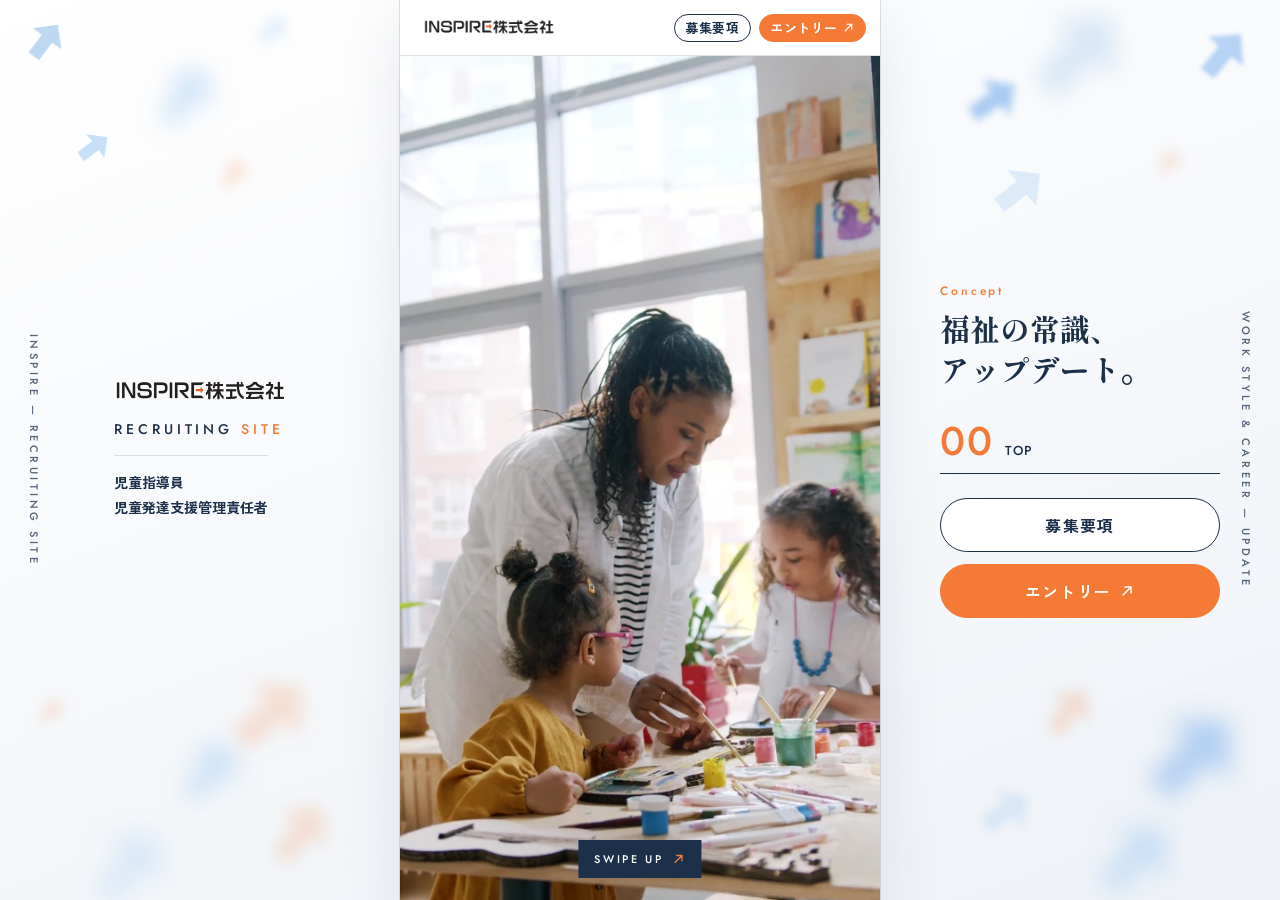
<file: index.html>
<!doctype html>
<html lang="ja">
<head>
  <meta charset="utf-8">
  <meta name="viewport" content="width=device-width, initial-scale=1, viewport-fit=cover">
  <title>INSPIRE株式会社｜児童指導員・児童発達支援管理責任者 採用サイト</title>
  <meta name="description" content="INSPIRE株式会社 採用サイト。埼玉県川越市で児童指導員・児童発達支援管理責任者を募集しています。">
  <meta name="robots" content="noindex">
  <meta property="og:type" content="website">
  <meta property="og:site_name" content="INSPIRE株式会社 採用サイト">
  <meta property="og:title" content="INSPIRE株式会社｜児童指導員・児童発達支援管理責任者 採用サイト">
  <meta property="og:description" content="INSPIRE株式会社 採用サイト。埼玉県川越市で児童指導員・児童発達支援管理責任者を募集しています。">
  <meta property="og:url" content="https://inspire-recruit.pages.dev/">
  <meta property="og:image" content="https://inspire-recruit.pages.dev/assets/ogp.jpg">
  <meta property="og:image:width" content="1200">
  <meta property="og:image:height" content="630">
  <meta name="twitter:card" content="summary_large_image">
  <link rel="icon" href="assets/img/favicon.svg" type="image/svg+xml">
  <link rel="icon" href="assets/img/favicon-32.png" sizes="32x32">
  <link rel="apple-touch-icon" href="assets/img/apple-touch-icon.png">
  <link rel="preconnect" href="https://fonts.googleapis.com">
  <link rel="preconnect" href="https://fonts.gstatic.com" crossorigin>
  <link href="https://fonts.googleapis.com/css2?family=Jost:wght@400;500;600&family=Outfit:wght@500;600;700&family=Zen+Kurenaido&family=Shippori+Mincho+B1:wght@600;700;800&family=Zen+Kaku+Gothic+New:wght@400;500;700&display=swap" rel="stylesheet">
  <link rel="stylesheet" href="tokens.css?v=20261013a">
  <link rel="stylesheet" href="style.css?v=20261013a">
  <link rel="stylesheet" href="pages.css?v=20261013a">
</head>
<body>
  <svg width="0" height="0" class="defs" aria-hidden="true">
        <symbol id="ar" viewBox="0 0 24 24"><path d="M6 18L18 6M9 6h9v9" fill="none" stroke="currentColor" stroke-width="2.2" stroke-linecap="round" stroke-linejoin="round"/></symbol>
        <symbol id="up-mark" viewBox="0 0 100 100"><path d="M6 72 H54 Q80 72 80 46 V12" fill="none" stroke="currentColor" stroke-width="12" stroke-linecap="round" stroke-linejoin="round"/><path d="M62 30 L80 10 L98 30" fill="none" stroke="currentColor" stroke-width="12" stroke-linecap="round" stroke-linejoin="round"/></symbol>
    <symbol id="ar-fat" viewBox="-14 -14 128 128"><path d="M100 0V72L77 49L31 95L5 69L51 23L28 0Z" fill="currentColor"/></symbol>
    <symbol id="ar-solid" viewBox="0 0 129 106"><path d="M129 0L72 4L86 18L18 86L34 102L102 34L116 48Z" fill="currentColor"/></symbol>
    <symbol id="ar-shape" viewBox="0 0 100 100" preserveAspectRatio="none"><path d="M100 0V70L82 52L34 100H0V66L48 18L30 0Z" fill="none" stroke="currentColor" stroke-width="1.2" vector-effect="non-scaling-stroke" stroke-linejoin="round"/></symbol>
  </svg>

  <div class="stage">
    <div class="stage-bokeh" aria-hidden="true"><i class="sbk" style="--pad:5px;left:2%;top:3%;--w:34px;--c:#9cc3ea;--o:0.65;--b:0px;--r:-8deg;--t:15s"><img src="assets/img/ar/ar_34_9cc3ea_0.webp?v=4" alt="" decoding="async"></i><i class="sbk" style="--pad:35px;left:12%;top:8%;--w:56px;--c:#a9d0f3;--o:0.55;--b:11px;--r:-9deg;--t:13s"><img src="assets/img/ar/ar_56_a9d0f3_11.webp?v=4" alt="" decoding="async"></i><i class="sbk" style="--pad:20px;left:20%;top:2%;--w:28px;--c:#a9d0f3;--o:0.35;--b:6px;--r:3deg;--t:9s"><img src="assets/img/ar/ar_28_a9d0f3_6.webp?v=4" alt="" decoding="async"></i><i class="sbk" style="--pad:4px;left:6%;top:15%;--w:28px;--c:#a9d0f3;--o:0.65;--b:0px;--r:8deg;--t:9s"><img src="assets/img/ar/ar_28_a9d0f3_0.webp?v=4" alt="" decoding="async"></i><i class="sbk" style="--pad:20px;left:17%;top:18%;--w:28px;--c:#f47a36;--o:.2;--b:6px;--r:-9deg;--t:10s"><img src="assets/img/ar/ar_28_f47a36_6.webp?v=4" alt="" decoding="async"></i><i class="sbk" style="--pad:20px;left:3%;top:78%;--w:22px;--c:#f47a36;--o:.2;--b:6px;--r:3deg;--t:10s"><img src="assets/img/ar/ar_22_f47a36_6.webp?v=4" alt="" decoding="async"></i><i class="sbk" style="--pad:35px;left:14%;top:83%;--w:56px;--c:#a9d0f3;--o:0.55;--b:11px;--r:-5deg;--t:9s"><img src="assets/img/ar/ar_56_a9d0f3_11.webp?v=4" alt="" decoding="async"></i><i class="sbk" style="--pad:26px;left:21%;top:90%;--w:56px;--c:#f47a36;--o:.2;--b:8px;--r:-7deg;--t:13s"><img src="assets/img/ar/ar_56_f47a36_8.webp?v=4" alt="" decoding="async"></i><i class="sbk" style="--pad:35px;left:7%;top:93%;--w:70px;--c:#a9d0f3;--o:0.35;--b:11px;--r:-4deg;--t:12s"><img src="assets/img/ar/ar_70_a9d0f3_11.webp?v=4" alt="" decoding="async"></i><i class="sbk" style="--pad:26px;left:18%;top:76%;--w:70px;--c:#f47a36;--o:.2;--b:8px;--r:4deg;--t:13s"><img src="assets/img/ar/ar_70_f47a36_8.webp?v=4" alt="" decoding="async"></i><i class="sbk" style="--pad:8px;right:3%;top:4%;--w:44px;--c:#7fb0ee;--o:0.55;--b:2px;--r:-5deg;--t:14s"><img src="assets/img/ar/ar_44_7fb0ee_2.webp?v=4" alt="" decoding="async"></i><i class="sbk" style="--pad:35px;right:13%;top:2%;--w:84px;--c:#9cc3ea;--o:0.35;--b:11px;--r:-1deg;--t:13s"><img src="assets/img/ar/ar_84_9cc3ea_11.webp?v=4" alt="" decoding="async"></i><i class="sbk" style="--pad:14px;right:21%;top:9%;--w:44px;--c:#7fb0ee;--o:0.65;--b:4px;--r:9deg;--t:9s"><img src="assets/img/ar/ar_44_7fb0ee_4.webp?v=4" alt="" decoding="async"></i><i class="sbk" style="--pad:20px;right:8%;top:17%;--w:22px;--c:#f47a36;--o:.2;--b:6px;--r:0deg;--t:10s"><img src="assets/img/ar/ar_22_f47a36_6.webp?v=4" alt="" decoding="async"></i><i class="sbk" style="--pad:6px;right:19%;top:19%;--w:44px;--c:#a9d0f3;--o:0.35;--b:0px;--r:7deg;--t:13s"><img src="assets/img/ar/ar_44_a9d0f3_0.webp?v=4" alt="" decoding="async"></i><i class="sbk" style="--pad:35px;right:4%;top:80%;--w:84px;--c:#7fb0ee;--o:0.55;--b:11px;--r:1deg;--t:13s"><img src="assets/img/ar/ar_84_7fb0ee_11.webp?v=4" alt="" decoding="async"></i><i class="sbk" style="--pad:20px;right:15%;top:77%;--w:44px;--c:#f47a36;--o:.2;--b:6px;--r:-8deg;--t:11s"><img src="assets/img/ar/ar_44_f47a36_6.webp?v=4" alt="" decoding="async"></i><i class="sbk" style="--pad:14px;right:20%;top:88%;--w:44px;--c:#a9d0f3;--o:0.35;--b:4px;--r:10deg;--t:13s"><img src="assets/img/ar/ar_44_a9d0f3_4.webp?v=4" alt="" decoding="async"></i><i class="sbk" style="--pad:35px;right:9%;top:92%;--w:70px;--c:#a9d0f3;--o:0.55;--b:11px;--r:2deg;--t:14s"><img src="assets/img/ar/ar_70_a9d0f3_11.webp?v=4" alt="" decoding="async"></i></div>
    <aside class="rail rail--left" aria-hidden="true">
      <p class="rail__vert">INSPIRE — RECRUITING SITE</p>
      <div class="rail-logo">
        <img class="rail-logo__img" src="assets/img/logo.png" alt="" width="312" height="42" decoding="async">
        <p class="rail-logo__en">RECRUITING <em>SITE</em></p>
        <p class="rail-logo__jobs">児童指導員<br>児童発達支援管理責任者</p>
      </div>
    </aside>

    <div class="column" data-tone="light">
      <header class="site-header">
        <a class="logo" href="#top"><img src="assets/img/logo.png" alt="INSPIRE株式会社" width="312" height="42" decoding="async"></a>
        <nav class="header-nav" aria-label="メインナビゲーション">
          <a class="hb hb--req" href="#requirements">募集要項</a>
          <a class="hb hb--entry" href="#entry">エントリー<svg class="hb__ar" aria-hidden="true"><use href="#ar"/></svg></a>
        </nav>
      </header>

            <div class="lane" aria-hidden="true">
        <svg class="lane__svg"><defs><linearGradient id="lane-grad" x1="0" y1="1" x2="1" y2="0"><stop offset="0" stop-color="#fbc8a8"/><stop offset="1" stop-color="#f47a36"/></linearGradient></defs><path class="lane__track"/><path class="lane__line"/><g class="lane__head"><path d="M-9 -1L0 0L-1 9" fill="none" stroke-width="2.4" stroke-linecap="round" stroke-linejoin="round"/></g></svg>
        <p class="lane__tag"><span class="lane__up">UPDATE</span><span class="lane__now">01</span></p>
      </div>

      <main class="slider" id="slider" tabindex="-1">

        <section class="page page--hero" id="top" data-tone="dark" data-label="TOP">
          <h1 class="vh">INSPIRE株式会社 児童指導員・児童発達支援管理責任者 採用サイト</h1>
          <video class="hero__video" src="assets/hero.mp4?v=20261013a" poster="assets/hero-poster.jpg?v=20261013a" autoplay muted loop playsinline></video>
          <p class="hero__swipe" aria-hidden="true"><span>SWIPE UP</span><svg><use href="#ar"/></svg></p>
        </section>

        <section class="page page--fv" id="p1" data-delay="250" data-tone="light" data-label="CONCEPT" data-next="共感">
          <div class="bokeh bokeh--ar" aria-hidden="true"><i class="bka" style="--pad:14px;left:-10px;top:15.8%;--w:64px;--c:#a9d0f3;--o:0.95;--b:4px;--r:-6deg;--t:9s;--d:0ms"><img src="assets/img/ar/ar_64_a9d0f3_4.webp?v=4" alt="" decoding="async"></i><i class="bka" style="--pad:4px;left:150px;top:15%;--w:32px;--c:#7fb0ee;--o:1.00;--b:0px;--r:6deg;--t:8s;--d:70ms"><img src="assets/img/ar/ar_32_7fb0ee_0.webp?v=4" alt="" decoding="async"></i><i class="bka" style="--pad:11px;left:172px;top:21.5%;--w:48px;--c:#a9d0f3;--o:0.85;--b:3px;--r:-4deg;--t:10s;--d:140ms"><img src="assets/img/ar/ar_48_a9d0f3_3.webp?v=4" alt="" decoding="async"></i><i class="bka" style="--pad:17px;right:-34px;top:31%;--w:59px;--c:#a9d0f3;--o:0.90;--b:5px;--r:4deg;--t:11s;--d:45ms"><img src="assets/img/ar/ar_59_a9d0f3_5.webp?v=4" alt="" decoding="async"></i><i class="bka" style="--pad:5px;right:20px;top:49.7%;--w:37px;--c:#7fb0ee;--o:0.95;--b:1px;--r:-6deg;--t:8s;--d:210ms"><img src="assets/img/ar/ar_37_7fb0ee_1.webp?v=4" alt="" decoding="async"></i><i class="bka" style="--pad:20px;right:-10px;top:57.2%;--w:81px;--c:#f47a36;--o:0.55;--b:6px;--r:4deg;--t:12s;--d:110ms"><img src="assets/img/ar/ar_81_f47a36_6.webp?v=4" alt="" decoding="async"></i><i class="bka" style="--pad:4px;right:30px;top:66.3%;--w:27px;--c:#9cc3ea;--o:1.00;--b:0px;--r:8deg;--t:9s;--d:280ms"><img src="assets/img/ar/ar_27_9cc3ea_0.webp?v=4" alt="" decoding="async"></i><i class="bka" style="--pad:17px;right:-14px;top:70.8%;--w:67px;--c:#a9d0f3;--o:0.85;--b:5px;--r:-4deg;--t:10s;--d:180ms"><img src="assets/img/ar/ar_67_a9d0f3_5.webp?v=4" alt="" decoding="async"></i><i class="bka" style="--pad:11px;left:-26px;top:88%;--w:45px;--c:#a9d0f3;--o:0.90;--b:3px;--r:6deg;--t:11s;--d:320ms"><img src="assets/img/ar/ar_45_a9d0f3_3.webp?v=4" alt="" decoding="async"></i><i class="bka" style="--pad:8px;right:92px;top:88.1%;--w:35px;--c:#7fb0ee;--o:0.85;--b:2px;--r:-8deg;--t:9s;--d:250ms"><img src="assets/img/ar/ar_35_7fb0ee_2.webp?v=4" alt="" decoding="async"></i><i class="bka" style="--pad:20px;right:70px;top:86.5%;--w:54px;--c:#f47a36;--o:0.50;--b:6px;--r:4deg;--t:12s;--d:350ms"><img src="assets/img/ar/ar_54_f47a36_6.webp?v=4" alt="" decoding="async"></i></div>
          <svg class="bg-graph rv" viewBox="0 0 400 700" preserveAspectRatio="none" aria-hidden="true"><path class="bg-graph__area" d="M-20 650 C 120 645, 230 610, 300 500 C 350 420, 380 260, 420 40 L420 720 L-20 720Z"/><path class="bg-graph__line" pathLength="1" d="M-20 650 C 120 645, 230 610, 300 500 C 350 420, 380 260, 420 40"/></svg>
          <div class="page__inner">
            <div class="fv__top">
              <p class="page__label fv__big rv" aria-hidden="true"><b style="--i:0">U</b><b style="--i:1">P</b><b style="--i:2">D</b><b style="--i:3">A</b><b style="--i:4">T</b><b style="--i:5" class="fv__e">E<i class="e-ar"></i></b></p>
              <svg class="fv__mark" viewBox="0 0 400 120" preserveAspectRatio="none" aria-hidden="true"><path class="fv__mark-run" d="M4 108 H340 Q372 108 372 76 V20" pathLength="1"/><path class="fv__mark-head" d="M350 40 L372 16 L394 40" pathLength="1"/></svg>
              <figure class="fv__photo rv">
                <img src="assets/photo/fv-main.webp?v=20261013a" alt="" decoding="async">
                <svg class="fv__outline" aria-hidden="true"><use href="#ar-shape"/></svg>
              </figure>
              <figure class="fv__photo2 rv"><img src="assets/photo/fv-sub.webp?v=20261013a" alt="" decoding="async"></figure>
              <p class="page__label fv__en" aria-hidden="true">for the<br>Welfare.</p>
            </div>
            <h2 class="fv__copy"><span class="ln rv">福祉の常識、</span><span class="ln rv"><em class="up rw">アップデート。</em></span></h2>
            <p class="fv__sub"><span class="ln rv">働き方も、キャリアも、その先へ。</span></p>
            <p class="body"><span class="ln rv">子どもたちの未来を支える仕事だからこそ、</span><span class="ln rv">働く私たちの未来も、<span class="nb">もっと自由でいい。</span></span></p>
            <p class="body"><span class="ln rv">子育ても、キャリアも、収入も。</span><span class="ln rv"><span class="shout"><span class="shout__q">「</span>福祉だから仕方ない<span class="shout__q">」</span>で諦めない。</span></span></p>
            <p class="fv__sign"><span class="ln rv">INSPIRE株式会社 RECRUIT</span></p>
          </div>
        </section>

        <section class="page page--empathy" id="p2" data-tone="dark" data-label="EMPATHY" data-next="想い・ビジョン">
          <div class="bokeh" aria-hidden="true"><i class="bk bk--1"><b></b></i><i class="bk bk--2"><b></b></i></div>
          <svg class="bg-graph rv" viewBox="0 0 400 700" preserveAspectRatio="none" aria-hidden="true"><path class="bg-graph__area" d="M-20 650 C 120 645, 230 610, 300 500 C 350 420, 380 260, 420 40 L420 720 L-20 720Z"/><path class="bg-graph__line" pathLength="1" d="M-20 650 C 120 645, 230 610, 300 500 C 350 420, 380 260, 420 40"/></svg>
          <div class="page__inner">
            <h2 class="ttl"><span class="ln rv">その<em class="q">「仕方ない」</em>、</span><span class="ln rv">誰が決めた？</span><div class="emp-photos rv" aria-hidden="true"><figure class="ep ep--1"><img src="assets/photo/p2-mom.webp?v=20261013a" alt="" decoding="async"></figure><figure class="ep ep--2"><img src="assets/photo/p2-sub.webp?v=20261013a" alt="" decoding="async"></figure></div></h2>
            <div class="emp-mid">
              <ul class="voices">
                <li class="voice rv"><span class="page__label voice__no" aria-hidden="true">VOICE 01</span><span class="voice__in">「子どもがいるから、仕事はセーブしなきゃ」</span></li>
                <li class="voice rv"><span class="page__label voice__no" aria-hidden="true">VOICE 02</span><span class="voice__in">「福祉の仕事だから、収入はこのくらい」</span></li>
                <li class="voice rv"><span class="page__label voice__no" aria-hidden="true">VOICE 03</span><span class="voice__in">「資格を取ったら、もうキャリアは頭打ち」</span></li>
              </ul>
            </div>
            <p class="body"><span class="ln rv">いつの間にか、そんな常識に<span class="nb">自分の可能性を</span><span class="nb">狭められていませんか？</span></span></p>
            <p class="body"><span class="ln rv">誰かの成長を支える仕事なのに、</span><span class="ln rv">自分自身の成長を<span class="nb">諦めるなんてもったいない。</span></span></p>
            <p class="body body--close"><span class="ln rv">家庭も、仕事も、将来も。</span><span class="ln rv"><span class="rw">全部大切にしたいという気持ちを、<span class="nb">INSPIREは応援します。</span></span></span></p>
          </div>
        </section>

        <section class="page page--vision" id="p3" data-tone="light" data-label="VISION" data-next="子育て支援・働き方">
          <div class="bokeh" aria-hidden="true"><i class="bk bk--1"><b></b></i><i class="bk bk--2"><b></b></i></div>
          <svg class="bg-graph rv" viewBox="0 0 400 700" preserveAspectRatio="none" aria-hidden="true"><path class="bg-graph__area" d="M-20 650 C 120 645, 230 610, 300 500 C 350 420, 380 260, 420 40 L420 720 L-20 720Z"/><path class="bg-graph__line" pathLength="1" d="M-20 650 C 120 645, 230 610, 300 500 C 350 420, 380 260, 420 40"/></svg>
          <div class="page__inner">
            <div class="vband rv">
              <figure class="vband__photo"><img src="assets/photo/p3-main.webp?v=20261013a" alt="" decoding="async"></figure>
              <p class="page__label vband__en" aria-hidden="true">OUR VISION</p>
            </div>
            <h2 class="ttl"><span class="ln rv">子どもの未来を変えるなら、</span><span class="ln rv"><em class="up">働く大人の未来から。</em></span></h2>
            <p class="body"><span class="ln rv">私たちがアップデートしたいのは、<span class="nb">子どもたちへの支援だけでは</span><span class="nb">ありません。</span></span></p>
            <ul class="steps">
              <li class="step rv"><span class="page__label step__no" aria-hidden="true">01</span><i class="dot">・</i>年齢や社歴に縛られない評価</li>
              <li class="step rv"><span class="page__label step__no" aria-hidden="true">02</span><i class="dot">・</i>子育てとキャリアを両立できる環境</li>
              <li class="step rv"><span class="page__label step__no" aria-hidden="true">03</span><i class="dot">・</i>一人ひとりの意見を大切にする組織</li>
            </ul>
            <p class="body"><span class="ln rv">働く人が前向きに挑戦できる環境があってこそ、<span class="nb">子どもたちへの支援も、</span><span class="nb">施設も、</span><span class="nb">もっと良くしていけるはず。</span></span></p>
            <p class="close"><span class="ln rv">INSPIREは、福祉の新しい当たり前を</span><span class="ln rv">つくっていきます。</span></p>
          </div>
        </section>

        <section class="page page--pg page--work" id="p4" data-tone="light" data-label="WORK STYLE" data-next="評価制度・収入">
          <div class="page__inner">
            <p class="page__label pg-en" aria-hidden="true">WORK STYLE</p>
            <h2 class="ttl pg-ttl"><span class="ln rv">「子どもがいるから」で、</span><span class="ln rv">夢を小さくしなくていい。</span></h2>
            <p class="pg-lead"><span class="ln rv">子育て中でも、キャリアを諦めない。</span></p>
            <p class="body"><span class="ln rv">INSPIREには、時短勤務制度や子どもの看護休暇、パパ育休の取得実績があります。</span></p>
            <p class="body"><span class="ln rv">さらに、保育園へのお迎え後、勤務が終わるまで子どもを施設で預かる制度も用意。</span></p>
            <div class="pg-row"><ul class="pg-says"><li class="pg-say rv"><span>「働きたいけれど、お迎えがある」</span></li><li class="pg-say rv"><span>「正社員としてキャリアを続けたい」</span></li></ul><figure class="pg-ph pg-ph--r rv" aria-hidden="true"><img src="assets/photo/fv-sub.webp?v=20261013a" alt="" decoding="async"></figure></div>
            <p class="body"><span class="ln rv">そんな気持ちを大切にできる環境づくりを進めています。</span></p>
            <p class="pg-close"><span class="ln rv">家庭を大事にすることも、仕事に本気になることも、</span><span class="ln rv">どちらか一つに決めなくていいんです。</span></p>
          </div>
        </section>

        <section class="page page--pg page--pg-dark page--eval" id="p5" data-tone="dark" data-label="EVALUATION" data-next="社風・キャリアアップ">
          <div class="page__inner">
            <p class="page__label pg-en" aria-hidden="true">EVALUATION</p>
            <h2 class="ttl pg-ttl"><span class="ln rv">年功序列？</span><span class="ln rv">そのルール、うちにはいらない。</span></h2>
            <p class="pg-lead pg-lead--big"><span class="ln rv">昇給機会は、年2回。</span></p>
            <ul class="pg-says"><li class="pg-say rv"><span>「長く働いているから偉い」</span></li><li class="pg-say rv"><span>「若いから、まだ早い」</span></li></ul>
            <p class="body"><span class="ln rv">そんな考え方にとらわれず、日々の頑張りや支援力、周囲への貢献を評価します。</span></p>
            <ul class="pg-list"><li class="rv"><span class="page__label pg-no" aria-hidden="true">01</span><i class="dot">・</i>子どもへの向き合い方を工夫した</li><li class="rv"><span class="page__label pg-no" aria-hidden="true">02</span><i class="dot">・</i>スタッフを育てた</li><li class="rv"><span class="page__label pg-no" aria-hidden="true">03</span><i class="dot">・</i>施設を良くするために行動した</li></ul>
            <p class="body"><span class="ln rv">そうした一つひとつの積み重ねを、きちんと見ていきたい。</span></p>
            <p class="pg-close"><span class="ln rv">頑張る人が、頑張った分だけ</span><span class="ln rv">次のチャンスを目指せる会社です。</span></p>
          </div>
        </section>

        <section class="page page--pg page--culture" id="p6" data-tone="light" data-label="CULTURE" data-next="仕事内容① 児童指導員">
          <div class="page__inner">
            <p class="page__label pg-en" aria-hidden="true">CULTURE</p>
            <figure class="pg-band rv" aria-hidden="true"><img src="assets/photo/p6-team.webp?v=20261013a" alt="" decoding="async"></figure>
            <h2 class="ttl pg-ttl"><span class="ln rv">「まだ若いから」じゃなく、</span><span class="ln rv">「やってみよう！」が似合う会社。</span></h2>
            <p class="body"><span class="ln rv">INSPIREでは、年齢や社歴に関係なく、意見を出せる風通しの良さを大切にしています。</span></p>
            <p class="body"><span class="ln rv">月1回の面談制度もあり、仕事の悩みや今後のキャリアについて話せる機会を設けています。</span></p>
            <p class="body pg-fact"><span class="ln rv">実際に、異業種から福祉業界へ転職し、入社6年目でマネージャーになった社員も。</span></p>
            <p class="pg-close"><span class="ln rv">大切なのは、何年働いたかではなく、</span><span class="ln rv">これから何に挑戦するか。</span></p>
            <p class="body"><span class="ln rv">会社の成長を、誰かに任せるだけではなく、自分たちでつくっていける職場です。</span></p>
          </div>
        </section>

        <section class="page page--pg page--job" id="p7" data-tone="light" data-label="JOB 01" data-next="仕事内容② 児発管">
          <div class="page__inner">
            <p class="page__label pg-en" aria-hidden="true">JOB 01</p>
            <p class="pg-job"><span class="ln rv">児童指導員</span></p>
            <h2 class="ttl pg-ttl"><span class="ln rv">子どもの「できた！」が、</span><span class="ln rv">あなたの成長にもなる。</span></h2>
            <p class="body"><span class="ln rv">思うように気持ちを伝えられない子、</span><span class="ln rv">集団の中に入ることが苦手な子など、</span><span class="ln rv">一人ひとりの特性に合わせた支援を行います。</span></p>
            <div class="pg-row"><ul class="pg-says"><li class="pg-say rv"><span>「どうしたら伝わるだろう？」</span></li><li class="pg-say rv"><span>「次はこんな方法を試してみよう！」</span></li></ul><figure class="pg-ph pg-ph--r rv" aria-hidden="true"><img src="assets/photo/p2-sub.webp?v=20261013a" alt="" decoding="async"></figure></div>
            <p class="body"><span class="ln rv">正解が一つではないからこそ、自分で考えて行動することが大切です。</span></p>
            <p class="body"><span class="ln rv">子どもの小さな成長を喜びながら、自分自身の支援力も磨いていく。</span></p>
            <p class="pg-close pg-close--s"><span class="ln rv">将来的には施設運営やマネジメントへの挑戦も目指せます。</span></p>
          </div>
        </section>

        <section class="page page--pg page--pg-dark page--job2" id="p8" data-tone="dark" data-label="JOB 02" data-next="クロージング">
          <div class="page__inner">
            <p class="page__label pg-en" aria-hidden="true">JOB 02</p>
            <p class="pg-job"><span class="ln rv">児童発達支援管理責任者</span></p>
            <h2 class="ttl pg-ttl"><span class="ln rv">児発管の、その先へ。</span><span class="ln rv">今度は施設を育てる側に。</span></h2>
            <p class="body"><span class="ln rv">私たちが求めているのは、施設に配置するためだけの児発管ではありません。</span></p>
            <p class="body"><span class="ln rv">これまでの支援経験を活かし、スタッフを育て、支援方法を見直し、施設をもっと良くしていく存在です。</span></p>
            <div class="pg-row"><ul class="pg-says"><li class="pg-say rv"><span>「こうすれば、もっと良くなる」</span></li></ul><figure class="pg-ph pg-ph--r rv" aria-hidden="true"><img src="assets/photo/p3-sub.webp?v=20261013a" alt="" decoding="async"></figure></div>
            <p class="body"><span class="ln rv">その気づきを、施設づくりに活かしてほしい。</span></p>
            <p class="body"><span class="ln rv">現場を支えるだけでなく、組織を成長させる側へ。</span></p>
            <p class="pg-close pg-close--s"><span class="ln rv">あなたの経験を、次の役職や収入につながるキャリアへと広げていきませんか？</span></p>
          </div>
        </section>

        <section class="page page--pg page--finale" id="p9" data-tone="dark" data-label="MESSAGE" data-next="会社概要">
          <figure class="pg-bg rv" aria-hidden="true"><img src="assets/photo/fv-main.webp?v=20261013a" alt="" decoding="async"></figure>
          <div class="page__inner">
            <p class="page__label pg-en" aria-hidden="true">MESSAGE</p>
            <h2 class="ttl pg-ttl pg-ttl--big"><span class="ln rv">福祉の未来も、</span><span class="ln rv">あなたの未来も。</span><span class="ln rv">まだまだ、これから。</span></h2>
            <ul class="pg-list"><li class="rv"><i class="dot">・</i>子どもたちの成長を支えること</li><li class="rv"><i class="dot">・</i>家族との時間を大切にすること</li><li class="rv"><i class="dot">・</i>自分のスキルを磨き、収入やキャリアを高めていくこと</li></ul>
            <p class="body"><span class="ln rv">どれか一つだけを選ぶ必要はありません。</span></p>
            <p class="body"><span class="ln rv">これまでの福祉の当たり前にとらわれず、もっと自由に、もっと前向きに働いていこう。</span></p>
            <p class="pg-close"><span class="ln rv">次にアップデートするのは、</span><span class="ln rv">あなたの働き方。</span></p>
            <p class="pg-sign"><span class="ln rv">INSPIRE株式会社で、新しい一歩を。</span></p>
          </div>
        </section>

        <section class="page page--pg page--company" id="company" data-tone="light" data-label="COMPANY" data-next="募集要項">
          <div class="page__inner">
            <p class="page__label pg-en" aria-hidden="true">COMPANY</p>
            <div class="co rv">
              <img class="co__logo" src="assets/img/logo.png" alt="" width="312" height="42" decoding="async">
              <dl class="co__list">
                <div class="row"><dt><i>【</i>会社名<i>】</i></dt><dd>INSPIRE株式会社</dd></div>
                <div class="row"><dt><i>【</i>代表取締役<i>】</i></dt><dd>中澤正宏</dd></div>
                <div class="row"><dt><i>【</i>本社<i>】</i></dt><dd><span class="nb">〒350-0044　</span><span class="nb">埼玉県川越市通町5-4 </span><span class="nb">第一山田ビル501</span></dd></div>
                <div class="row"><dt><i>【</i>TEL<i>】</i></dt><dd>049-277-5608</dd></div>
              </dl>
            </div>
          </div>
        </section>

        <section class="page page--pg page--req page--scroll" id="requirements" data-tone="light" data-label="RECRUIT" data-next="エントリー">
          <div class="page__inner">
            <p class="page__label pg-en" aria-hidden="true">RECRUIT</p>
            <div class="req" data-tab="1">
              <div class="page__label req__tabs" role="tablist" aria-label="職種"><button type="button" role="tab" class="req__tab is-on" aria-selected="true" data-t="1">児童指導員</button><button type="button" role="tab" class="req__tab" aria-selected="false" data-t="2">児童発達支援管理責任者</button></div>
              <dl class="req__list">
                <div class="row"><dt>職種<i>： </i></dt><dd><span class="t1"><i>① </i><b class="req__job">児童指導員</b></span><span class="t2"><i> ② </i><b class="req__job">児童発達支援管理責任者</b></span></dd></div>
                <div class="row"><dt>仕事内容<i>： </i></dt><dd><span class="t1"><i>① 児童指導員 </i>児童発達支援・放課後等デイサービスにおける、子ども一人ひとりの特性に合わせた療育・発達支援。職員同士で連携しながら、子どもたちの成長をサポートします。</span><span class="t2"><i>② 児童発達支援管理責任者 </i>子ども一人ひとりに合わせた支援方針の検討、スタッフへの指導・育成、施設運営、業務改善など。これまでの経験を活かし、施設全体の支援の質を高める役割を担います。</span></dd></div>
                <div class="row"><dt>雇用形態<i>： </i></dt><dd>正社員</dd></div>
                <div class="row"><dt>給与<i>： </i></dt><dd><span class="t1"><i>① </i>児童指導員：<b class="req__pay">月給220,000円〜</b></span><span class="t2"><i> ② </i>児童発達支援管理責任者：<b class="req__pay">月給250,000円〜</b></span><span class="ln--sub">- 昇給機会：年2回</span><span class="ln--sub">- 試用期間終了後：月給10,000円アップ</span><span class="ln--sub">- 固定残業代10時間分を含む（金額確認中）</span></dd></div>
                <div class="row"><dt>試用期間<i>： </i></dt><dd>6ヶ月（試用期間終了後、月給10,000円アップ）</dd></div>
                <div class="row"><dt>勤務地<i>： </i></dt><dd><span>〒350-0044 埼玉県川越市通町5-4 第一山田ビル501</span><span class="ln--sub">- 西武新宿線「本川越駅」徒歩約5分</span><span class="ln--sub">- 東武東上線「川越駅」徒歩約10分</span><span class="ln--sub">- 東武東上線「川越市駅」徒歩約12分</span><span class="ln--sub">- 転勤なし</span></dd></div>
                <div class="row"><dt>勤務時間<i>： </i></dt><dd><span>10:00〜19:00（シフト制） 実働8時間／休憩1時間</span><span class="ln--sub">※時短勤務制度あり</span></dd></div>
                <div class="row"><dt>休日休暇<i>：</i></dt><dd><span class="ln--sub">- 週休2日制（シフト制）</span><span class="ln--sub">- 年間休日120日</span><span class="ln--sub">- 祝日・お盆・シルバーウィーク等は会社カレンダーに準ずる</span><span class="ln--sub">- 子どもの看護休暇</span></dd></div>
                <div class="row"><dt>福利厚生<i>：</i></dt><dd><span class="ln--sub">- 社会保険完備</span><span class="ln--sub">- 交通費支給</span><span class="ln--sub">- 昇給機会年2回</span><span class="ln--sub">- 時短勤務制度</span><span class="ln--sub">- 子どもの看護休暇</span><span class="ln--sub">- パパ育休取得実績あり</span><span class="ln--sub">- 保育園へのお迎え後、勤務終了まで子どもを施設で預かる制度あり</span><span class="ln--sub">- 各種研修制度</span><span class="ln--sub">- 月1回の面談制度</span></dd></div>
              </dl>
            </div>
          </div>
        </section>

        <section class="page page--pg page--entry page--scroll" id="entry" data-tone="light" data-label="ENTRY" data-next="">
          <div class="page__inner">
            <p class="page__label pg-en" aria-hidden="true">ENTRY</p>
            <h2 class="ttl pg-ttl pg-ttl--entry"><span class="ln rv">福祉の常識、アップデート。</span></h2>
            <form class="entry" novalidate>
              <p class="entry__head">【項目】</p>
              <label class="entry__f"><span class="entry__l">名前<b>（必須）</b></span><input type="text" name="name" autocomplete="name" required></label>
              <label class="entry__f"><span class="entry__l">メールアドレス<b>（必須）</b></span><input type="email" name="email" autocomplete="email" required></label>
              <label class="entry__f"><span class="entry__l">電話番号<b class="is-opt">（任意）</b></span><input type="tel" name="tel" autocomplete="tel"></label>
              <label class="entry__f"><span class="entry__l">面談ご希望の日時<b class="is-opt">（任意）</b></span><input type="text" name="date"></label>
              <label class="entry__f"><span class="entry__l">志望動機・ご質問<b class="is-opt">(任意)</b></span><textarea name="message"></textarea></label>
              <label class="entry__f"><span class="entry__l">当社を知ったきっかけ<b class="is-opt">（任意）</b><small class="entry__hint">※知人の紹介、SNS（Instagramなど）、求人媒体（Indeedなど）、その他</small></span>
                <span class="page__label entry__sel"><select name="source"><option value="">選択してください</option><option>知人の紹介</option><option>SNS（Instagramなど）</option><option>求人媒体（Indeedなど）</option><option>その他</option></select></span></label>
              <div class="page__label entry__btn"><button class="entry__send" type="button">送信する</button></div>
              <p class="entry__msg" role="status" aria-live="polite"></p>
            </form>
          </div>
        </section>

      </main>

      <a class="nextbtn" href="#" aria-label="次のページへ"><span class="nextbtn__t"><small>NEXT</small><span class="nextbtn__name"></span></span><span class="nextbtn__ar"><svg aria-hidden="true"><use href="#ar"/></svg></span></a>
    </div>

    <aside class="rail rail--right">
      <div class="rail-side">
        <p class="rail-side__label">Concept</p>
        <p class="rail-side__concept">福祉の常識、<br>アップデート。</p>
        <p class="rail-side__page" aria-hidden="true"><span class="rail-side__now">00</span><span class="rail-side__name">TOP</span></p>
        <div class="rail-side__btns">
          <a class="btn btn--line" href="#requirements">募集要項</a>
          <a class="btn btn--fill" href="#entry">エントリー<svg aria-hidden="true"><use href="#ar"/></svg></a>
        </div>
      </div>
      <p class="rail__vert rail__vert--r" aria-hidden="true">WORK STYLE &amp; CAREER — UPDATE</p>
    </aside>
  </div>

  <script src="script.js?v=20261013a"></script>
  <script src="ins.js?v=20261013a"></script>
  <script src="pages.js?v=20261013a"></script>
</body>
</html>
</file>
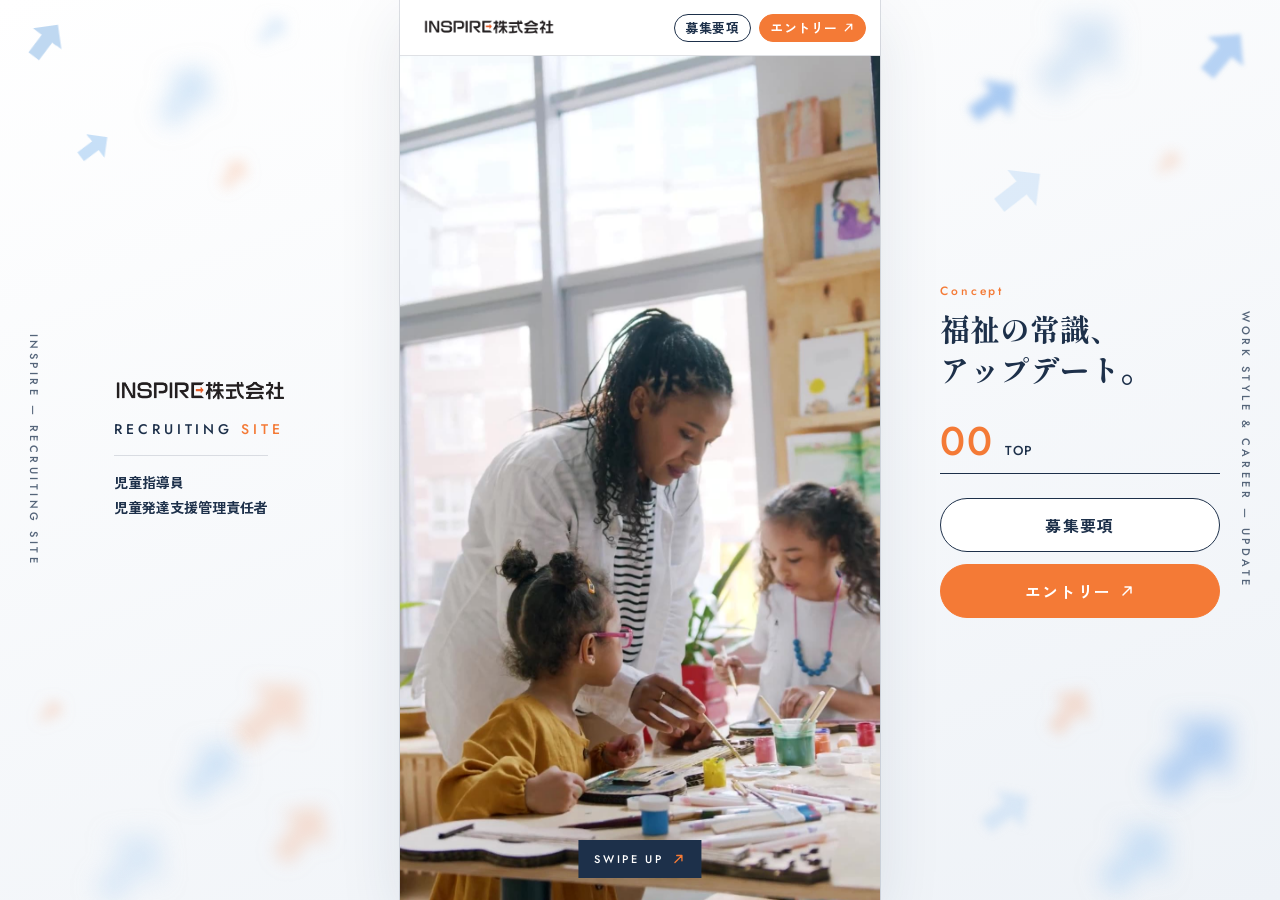
<file: v2/index.html>
<!doctype html>
<html lang="ja">
<head>
  <meta charset="utf-8">
  <meta name="viewport" content="width=device-width, initial-scale=1, viewport-fit=cover">
  <title>INSPIRE株式会社｜児童指導員・児童発達支援管理責任者 採用サイト</title>
  <meta name="description" content="INSPIRE株式会社 採用サイト。埼玉県川越市で児童指導員・児童発達支援管理責任者を募集しています。">
  <meta name="robots" content="noindex">
  <meta property="og:type" content="website">
  <meta property="og:site_name" content="INSPIRE株式会社 採用サイト">
  <meta property="og:title" content="INSPIRE株式会社｜児童指導員・児童発達支援管理責任者 採用サイト">
  <meta property="og:description" content="INSPIRE株式会社 採用サイト。埼玉県川越市で児童指導員・児童発達支援管理責任者を募集しています。">
  <meta property="og:url" content="https://inspire-recruit.pages.dev/">
  <meta property="og:image" content="https://inspire-recruit.pages.dev/assets/ogp.jpg">
  <meta property="og:image:width" content="1200">
  <meta property="og:image:height" content="630">
  <meta name="twitter:card" content="summary_large_image">
  <link rel="icon" href="assets/img/favicon.svg" type="image/svg+xml">
  <link rel="icon" href="assets/img/favicon-32.png" sizes="32x32">
  <link rel="apple-touch-icon" href="assets/img/apple-touch-icon.png">
  <link rel="preconnect" href="https://fonts.googleapis.com">
  <link rel="preconnect" href="https://fonts.gstatic.com" crossorigin>
  <link href="https://fonts.googleapis.com/css2?family=Jost:wght@400;500;600&family=Outfit:wght@500;600;700&family=Zen+Kurenaido&family=Shippori+Mincho+B1:wght@600;700;800&family=Zen+Kaku+Gothic+New:wght@400;500;700&display=swap" rel="stylesheet">
  <link rel="stylesheet" href="tokens.css?v=20261013v2d">
  <link rel="stylesheet" href="style.css?v=20261013v2d">
</head>
<body>
  <svg width="0" height="0" class="defs" aria-hidden="true">
        <symbol id="ar" viewBox="0 0 24 24"><path d="M6 18L18 6M9 6h9v9" fill="none" stroke="currentColor" stroke-width="2.2" stroke-linecap="round" stroke-linejoin="round"/></symbol>
        <symbol id="up-mark" viewBox="0 0 100 100"><path d="M6 72 H54 Q80 72 80 46 V12" fill="none" stroke="currentColor" stroke-width="12" stroke-linecap="round" stroke-linejoin="round"/><path d="M62 30 L80 10 L98 30" fill="none" stroke="currentColor" stroke-width="12" stroke-linecap="round" stroke-linejoin="round"/></symbol>
    <symbol id="ar-fat" viewBox="-14 -14 128 128"><path d="M100 0V72L77 49L31 95L5 69L51 23L28 0Z" fill="currentColor"/></symbol>
    <symbol id="ar-solid" viewBox="0 0 129 106"><path d="M129 0L72 4L86 18L18 86L34 102L102 34L116 48Z" fill="currentColor"/></symbol>
    <symbol id="ar-shape" viewBox="0 0 100 100" preserveAspectRatio="none"><path d="M100 0V70L82 52L34 100H0V66L48 18L30 0Z" fill="none" stroke="currentColor" stroke-width="1.2" vector-effect="non-scaling-stroke" stroke-linejoin="round"/></symbol>
  </svg>

  <div class="stage">
    <div class="stage-bokeh" aria-hidden="true"><i class="sbk" style="--pad:5px;left:2%;top:3%;--w:34px;--c:#9cc3ea;--o:0.65;--b:0px;--r:-8deg;--t:15s"><img src="assets/img/ar/ar_34_9cc3ea_0.webp?v=20261013v2c" alt="" decoding="async"></i><i class="sbk" style="--pad:35px;left:12%;top:8%;--w:56px;--c:#a9d0f3;--o:0.55;--b:11px;--r:-9deg;--t:13s"><img src="assets/img/ar/ar_56_a9d0f3_11.webp?v=20261013v2c" alt="" decoding="async"></i><i class="sbk" style="--pad:20px;left:20%;top:2%;--w:28px;--c:#a9d0f3;--o:0.35;--b:6px;--r:3deg;--t:9s"><img src="assets/img/ar/ar_28_a9d0f3_6.webp?v=20261013v2c" alt="" decoding="async"></i><i class="sbk" style="--pad:4px;left:6%;top:15%;--w:28px;--c:#a9d0f3;--o:0.65;--b:0px;--r:8deg;--t:9s"><img src="assets/img/ar/ar_28_a9d0f3_0.webp?v=20261013v2c" alt="" decoding="async"></i><i class="sbk" style="--pad:20px;left:17%;top:18%;--w:28px;--c:#f47a36;--o:.2;--b:6px;--r:-9deg;--t:10s"><img src="assets/img/ar/ar_28_f47a36_6.webp?v=20261013v2c" alt="" decoding="async"></i><i class="sbk" style="--pad:20px;left:3%;top:78%;--w:22px;--c:#f47a36;--o:.2;--b:6px;--r:3deg;--t:10s"><img src="assets/img/ar/ar_22_f47a36_6.webp?v=20261013v2c" alt="" decoding="async"></i><i class="sbk" style="--pad:35px;left:14%;top:83%;--w:56px;--c:#a9d0f3;--o:0.55;--b:11px;--r:-5deg;--t:9s"><img src="assets/img/ar/ar_56_a9d0f3_11.webp?v=20261013v2c" alt="" decoding="async"></i><i class="sbk" style="--pad:26px;left:21%;top:90%;--w:56px;--c:#f47a36;--o:.2;--b:8px;--r:-7deg;--t:13s"><img src="assets/img/ar/ar_56_f47a36_8.webp?v=20261013v2c" alt="" decoding="async"></i><i class="sbk" style="--pad:35px;left:7%;top:93%;--w:70px;--c:#a9d0f3;--o:0.35;--b:11px;--r:-4deg;--t:12s"><img src="assets/img/ar/ar_70_a9d0f3_11.webp?v=20261013v2c" alt="" decoding="async"></i><i class="sbk" style="--pad:26px;left:18%;top:76%;--w:70px;--c:#f47a36;--o:.2;--b:8px;--r:4deg;--t:13s"><img src="assets/img/ar/ar_70_f47a36_8.webp?v=20261013v2c" alt="" decoding="async"></i><i class="sbk" style="--pad:8px;right:3%;top:4%;--w:44px;--c:#7fb0ee;--o:0.55;--b:2px;--r:-5deg;--t:14s"><img src="assets/img/ar/ar_44_7fb0ee_2.webp?v=20261013v2c" alt="" decoding="async"></i><i class="sbk" style="--pad:35px;right:13%;top:2%;--w:84px;--c:#9cc3ea;--o:0.35;--b:11px;--r:-1deg;--t:13s"><img src="assets/img/ar/ar_84_9cc3ea_11.webp?v=20261013v2c" alt="" decoding="async"></i><i class="sbk" style="--pad:14px;right:21%;top:9%;--w:44px;--c:#7fb0ee;--o:0.65;--b:4px;--r:9deg;--t:9s"><img src="assets/img/ar/ar_44_7fb0ee_4.webp?v=20261013v2c" alt="" decoding="async"></i><i class="sbk" style="--pad:20px;right:8%;top:17%;--w:22px;--c:#f47a36;--o:.2;--b:6px;--r:0deg;--t:10s"><img src="assets/img/ar/ar_22_f47a36_6.webp?v=20261013v2c" alt="" decoding="async"></i><i class="sbk" style="--pad:6px;right:19%;top:19%;--w:44px;--c:#a9d0f3;--o:0.35;--b:0px;--r:7deg;--t:13s"><img src="assets/img/ar/ar_44_a9d0f3_0.webp?v=20261013v2c" alt="" decoding="async"></i><i class="sbk" style="--pad:35px;right:4%;top:80%;--w:84px;--c:#7fb0ee;--o:0.55;--b:11px;--r:1deg;--t:13s"><img src="assets/img/ar/ar_84_7fb0ee_11.webp?v=20261013v2c" alt="" decoding="async"></i><i class="sbk" style="--pad:20px;right:15%;top:77%;--w:44px;--c:#f47a36;--o:.2;--b:6px;--r:-8deg;--t:11s"><img src="assets/img/ar/ar_44_f47a36_6.webp?v=20261013v2c" alt="" decoding="async"></i><i class="sbk" style="--pad:14px;right:20%;top:88%;--w:44px;--c:#a9d0f3;--o:0.35;--b:4px;--r:10deg;--t:13s"><img src="assets/img/ar/ar_44_a9d0f3_4.webp?v=20261013v2c" alt="" decoding="async"></i><i class="sbk" style="--pad:35px;right:9%;top:92%;--w:70px;--c:#a9d0f3;--o:0.55;--b:11px;--r:2deg;--t:14s"><img src="assets/img/ar/ar_70_a9d0f3_11.webp?v=20261013v2c" alt="" decoding="async"></i></div>
    <aside class="rail rail--left" aria-hidden="true">
      <p class="rail__vert">INSPIRE — RECRUITING SITE</p>
      <div class="rail-logo">
        <img class="rail-logo__img" src="assets/img/logo.png" alt="" width="312" height="42" decoding="async">
        <p class="rail-logo__en">RECRUITING <em>SITE</em></p>
        <p class="rail-logo__jobs">児童指導員<br>児童発達支援管理責任者</p>
      </div>
    </aside>

    <div class="column" data-tone="light">
      <header class="site-header">
        <a class="logo" href="#top"><img src="assets/img/logo.png" alt="INSPIRE株式会社" width="312" height="42" decoding="async"></a>
        <nav class="header-nav" aria-label="メインナビゲーション">
          <a class="hb hb--req" href="#requirements">募集要項</a>
          <a class="hb hb--entry" href="#entry">エントリー<svg class="hb__ar" aria-hidden="true"><use href="#ar"/></svg></a>
        </nav>
      </header>

            <div class="lane" aria-hidden="true">
        <svg class="lane__svg"><defs><linearGradient id="lane-grad" x1="0" y1="1" x2="1" y2="0"><stop offset="0" stop-color="#fbc8a8"/><stop offset="1" stop-color="#f47a36"/></linearGradient></defs><path class="lane__track"/><path class="lane__line"/><g class="lane__head"><path d="M-9 -1L0 0L-1 9" fill="none" stroke-width="2.4" stroke-linecap="round" stroke-linejoin="round"/></g></svg>
        <p class="lane__tag"><span class="lane__up">UPDATE</span><span class="lane__now">01</span></p>
      </div>

      <main class="slider" id="slider" tabindex="-1">

        <section class="page page--hero" id="top" data-tone="dark" data-label="TOP">
          <h1 class="vh">INSPIRE株式会社 児童指導員・児童発達支援管理責任者 採用サイト</h1>
          <video class="hero__video" src="assets/hero.mp4?v=20261013v2d" poster="assets/hero-poster.jpg?v=20261013v2d" autoplay muted loop playsinline></video>
          <p class="hero__swipe" aria-hidden="true"><span>SWIPE UP</span><svg><use href="#ar"/></svg></p>
        </section>

        <section class="page page--fv" id="p1" data-delay="250" data-tone="light" data-label="CONCEPT" data-next="共感">
          <div class="bokeh bokeh--ar" aria-hidden="true"><i class="bka" style="--pad:14px;left:-10px;top:15.8%;--w:64px;--c:#a9d0f3;--o:0.95;--b:4px;--r:-6deg;--t:9s;--d:0ms"><img src="assets/img/ar/ar_64_a9d0f3_4.webp?v=20261013v2c" alt="" decoding="async"></i><i class="bka" style="--pad:4px;left:150px;top:15%;--w:32px;--c:#7fb0ee;--o:1.00;--b:0px;--r:6deg;--t:8s;--d:70ms"><img src="assets/img/ar/ar_32_7fb0ee_0.webp?v=20261013v2c" alt="" decoding="async"></i><i class="bka" style="--pad:11px;left:172px;top:21.5%;--w:48px;--c:#a9d0f3;--o:0.85;--b:3px;--r:-4deg;--t:10s;--d:140ms"><img src="assets/img/ar/ar_48_a9d0f3_3.webp?v=20261013v2c" alt="" decoding="async"></i><i class="bka" style="--pad:17px;right:-34px;top:31%;--w:59px;--c:#a9d0f3;--o:0.90;--b:5px;--r:4deg;--t:11s;--d:45ms"><img src="assets/img/ar/ar_59_a9d0f3_5.webp?v=20261013v2c" alt="" decoding="async"></i><i class="bka" style="--pad:5px;right:20px;top:49.7%;--w:37px;--c:#7fb0ee;--o:0.95;--b:1px;--r:-6deg;--t:8s;--d:210ms"><img src="assets/img/ar/ar_37_7fb0ee_1.webp?v=20261013v2c" alt="" decoding="async"></i><i class="bka" style="--pad:20px;right:-10px;top:57.2%;--w:81px;--c:#f47a36;--o:0.55;--b:6px;--r:4deg;--t:12s;--d:110ms"><img src="assets/img/ar/ar_81_f47a36_6.webp?v=20261013v2c" alt="" decoding="async"></i><i class="bka" style="--pad:4px;right:30px;top:66.3%;--w:27px;--c:#9cc3ea;--o:1.00;--b:0px;--r:8deg;--t:9s;--d:280ms"><img src="assets/img/ar/ar_27_9cc3ea_0.webp?v=20261013v2c" alt="" decoding="async"></i><i class="bka" style="--pad:17px;right:-14px;top:70.8%;--w:67px;--c:#a9d0f3;--o:0.85;--b:5px;--r:-4deg;--t:10s;--d:180ms"><img src="assets/img/ar/ar_67_a9d0f3_5.webp?v=20261013v2c" alt="" decoding="async"></i><i class="bka" style="--pad:11px;left:-26px;top:88%;--w:45px;--c:#a9d0f3;--o:0.90;--b:3px;--r:6deg;--t:11s;--d:320ms"><img src="assets/img/ar/ar_45_a9d0f3_3.webp?v=20261013v2c" alt="" decoding="async"></i><i class="bka" style="--pad:8px;right:92px;top:88.1%;--w:35px;--c:#7fb0ee;--o:0.85;--b:2px;--r:-8deg;--t:9s;--d:250ms"><img src="assets/img/ar/ar_35_7fb0ee_2.webp?v=20261013v2c" alt="" decoding="async"></i><i class="bka" style="--pad:20px;right:70px;top:86.5%;--w:54px;--c:#f47a36;--o:0.50;--b:6px;--r:4deg;--t:12s;--d:350ms"><img src="assets/img/ar/ar_54_f47a36_6.webp?v=20261013v2c" alt="" decoding="async"></i></div>
          <svg class="bg-graph rv" viewBox="0 0 400 700" preserveAspectRatio="none" aria-hidden="true"><path class="bg-graph__area" d="M-20 650 C 120 645, 230 610, 300 500 C 350 420, 380 260, 420 40 L420 720 L-20 720Z"/><path class="bg-graph__line" pathLength="1" d="M-20 650 C 120 645, 230 610, 300 500 C 350 420, 380 260, 420 40"/></svg>
          <div class="page__inner">
            <div class="fv__top">
              <p class="page__label fv__big rv" aria-hidden="true"><b style="--i:0">U</b><b style="--i:1">P</b><b style="--i:2">D</b><b style="--i:3">A</b><b style="--i:4">T</b><b style="--i:5" class="fv__e">E<i class="e-ar"></i></b></p>
              <svg class="fv__mark" viewBox="0 0 400 120" preserveAspectRatio="none" aria-hidden="true"><path class="fv__mark-run" d="M4 108 H340 Q372 108 372 76 V20" pathLength="1"/><path class="fv__mark-head" d="M350 40 L372 16 L394 40" pathLength="1"/></svg>
              <figure class="fv__photo rv">
                <img src="assets/photo/fv-main.webp?v=20261013v2d" alt="" decoding="async">
                <svg class="fv__outline" aria-hidden="true"><use href="#ar-shape"/></svg>
              </figure>
              <figure class="fv__photo2 rv"><img src="assets/photo/fv-sub.webp?v=20261013v2d" alt="" decoding="async"></figure>
              <p class="page__label fv__en" aria-hidden="true">for the<br>Welfare.</p>
            </div>
            <h2 class="fv__copy"><span class="ln rv">福祉の常識、</span><span class="ln rv"><em class="up rw">アップデート。</em></span></h2>
            <p class="fv__sub"><span class="ln rv">働き方も、キャリアも、その先へ。</span></p>
            <p class="body"><span class="ln rv">子どもたちの未来を支える仕事だからこそ、</span><span class="ln rv">働く私たちの未来も、<span class="nb">もっと自由でいい。</span></span></p>
            <p class="body"><span class="ln rv">子育ても、キャリアも、収入も。</span><span class="ln rv"><span class="shout"><span class="shout__q">「</span>福祉だから仕方ない<span class="shout__q">」</span>で諦めない。</span></span></p>
            <p class="fv__sign"><span class="ln rv">INSPIRE株式会社 RECRUIT</span></p>
          </div>
        </section>

        <section class="page page--empathy" id="p2" data-tone="dark" data-label="EMPATHY" data-next="想い・ビジョン">
          <div class="bokeh" aria-hidden="true"><i class="bk bk--1"><b></b></i><i class="bk bk--2"><b></b></i></div>
          <svg class="bg-graph rv" viewBox="0 0 400 700" preserveAspectRatio="none" aria-hidden="true"><path class="bg-graph__area" d="M-20 650 C 120 645, 230 610, 300 500 C 350 420, 380 260, 420 40 L420 720 L-20 720Z"/><path class="bg-graph__line" pathLength="1" d="M-20 650 C 120 645, 230 610, 300 500 C 350 420, 380 260, 420 40"/></svg>
          <div class="page__inner">
            <h2 class="ttl"><span class="ln rv">その<em class="q">「仕方ない」</em>、</span><span class="ln rv">誰が決めた？</span><div class="emp-photos rv" aria-hidden="true"><figure class="ep ep--1"><img src="assets/photo/p2-mom.webp?v=20261013v2d" alt="" decoding="async"></figure><figure class="ep ep--2"><img src="assets/photo/p2-sub.webp?v=20261013v2d" alt="" decoding="async"></figure></div></h2>
            <div class="emp-mid">
              <ul class="voices">
                <li class="voice rv"><span class="page__label voice__no" aria-hidden="true">VOICE 01</span><span class="voice__in">「子どもがいるから、<span class="nb">仕事はセーブしなきゃ」</span></span></li>
                <li class="voice rv"><span class="page__label voice__no" aria-hidden="true">VOICE 02</span><span class="voice__in">「福祉の仕事だから、<span class="nb">収入はこのくらい」</span></span></li>
                <li class="voice rv"><span class="page__label voice__no" aria-hidden="true">VOICE 03</span><span class="voice__in">「資格を取ったら、<span class="nb">もうキャリアは頭打ち」</span></span></li>
              </ul>
            </div>
            <p class="body"><span class="ln rv">いつの間にか、そんな常識に<span class="nb">自分の可能性を</span><span class="nb">狭められていませんか？</span></span></p>
            <p class="body"><span class="ln rv">誰かの成長を支える仕事なのに、</span><span class="ln rv">自分自身の成長を<span class="nb">諦めるなんてもったいない。</span></span></p>
            <p class="body body--close"><span class="ln rv">家庭も、仕事も、将来も。</span><span class="ln rv"><span class="rw">全部大切にしたいという気持ちを、<span class="nb">INSPIREは応援します。</span></span></span></p>
          </div>
        </section>

        <section class="page page--vision" id="p3" data-tone="light" data-label="VISION" data-next="子育て支援・働き方">
          <div class="bokeh" aria-hidden="true"><i class="bk bk--1"><b></b></i><i class="bk bk--2"><b></b></i></div>
          <svg class="bg-graph rv" viewBox="0 0 400 700" preserveAspectRatio="none" aria-hidden="true"><path class="bg-graph__area" d="M-20 650 C 120 645, 230 610, 300 500 C 350 420, 380 260, 420 40 L420 720 L-20 720Z"/><path class="bg-graph__line" pathLength="1" d="M-20 650 C 120 645, 230 610, 300 500 C 350 420, 380 260, 420 40"/></svg>
          <div class="page__inner">
            <div class="vband rv">
              <figure class="vband__photo"><img src="assets/photo/p3-main.webp?v=20261013v2d" alt="" decoding="async"></figure>
              <p class="page__label vband__en" aria-hidden="true">OUR VISION</p>
            </div>
            <h2 class="ttl"><span class="ln rv">子どもの未来を変えるなら、</span><span class="ln rv"><em class="up">働く大人の未来から。</em></span></h2>
            <p class="body"><span class="ln rv">私たちがアップデートしたいのは、<span class="nb">子どもたちへの支援だけでは</span><span class="nb">ありません。</span></span></p>
            <ul class="steps">
              <li class="step rv"><span class="page__label step__no" aria-hidden="true">01</span><i class="dot">・</i>年齢や社歴に縛られない評価</li>
              <li class="step rv"><span class="page__label step__no" aria-hidden="true">02</span><i class="dot">・</i>子育てとキャリアを両立できる環境</li>
              <li class="step rv"><span class="page__label step__no" aria-hidden="true">03</span><i class="dot">・</i>一人ひとりの意見を大切にする組織</li>
            </ul>
            <p class="body"><span class="ln rv">働く人が前向きに挑戦できる環境があってこそ、<span class="nb">子どもたちへの支援も、</span><span class="nb">施設も、</span><span class="nb">もっと良くしていけるはず。</span></span></p>
            <p class="close"><span class="ln rv">INSPIREは、福祉の新しい当たり前を</span><span class="ln rv">つくっていきます。</span></p>
          </div>
        </section>

      </main>

      <a class="nextbtn" href="#" aria-label="次のページへ"><span class="nextbtn__t"><small>NEXT</small><span class="nextbtn__name"></span></span><span class="nextbtn__ar"><svg aria-hidden="true"><use href="#ar"/></svg></span></a>
    </div>

    <aside class="rail rail--right">
      <div class="rail-side">
        <p class="rail-side__label">Concept</p>
        <p class="rail-side__concept">福祉の常識、<br>アップデート。</p>
        <p class="rail-side__page" aria-hidden="true"><span class="rail-side__now">00</span><span class="rail-side__name">TOP</span></p>
        <div class="rail-side__btns">
          <a class="btn btn--line" href="#requirements">募集要項</a>
          <a class="btn btn--fill" href="#entry">エントリー<svg aria-hidden="true"><use href="#ar"/></svg></a>
        </div>
      </div>
      <p class="rail__vert rail__vert--r" aria-hidden="true">WORK STYLE &amp; CAREER — UPDATE</p>
    </aside>
  </div>

  <script src="script.js?v=20261013v2d"></script>
  <script src="ins.js?v=20261013v2d"></script>
</body>
</html>
</file>
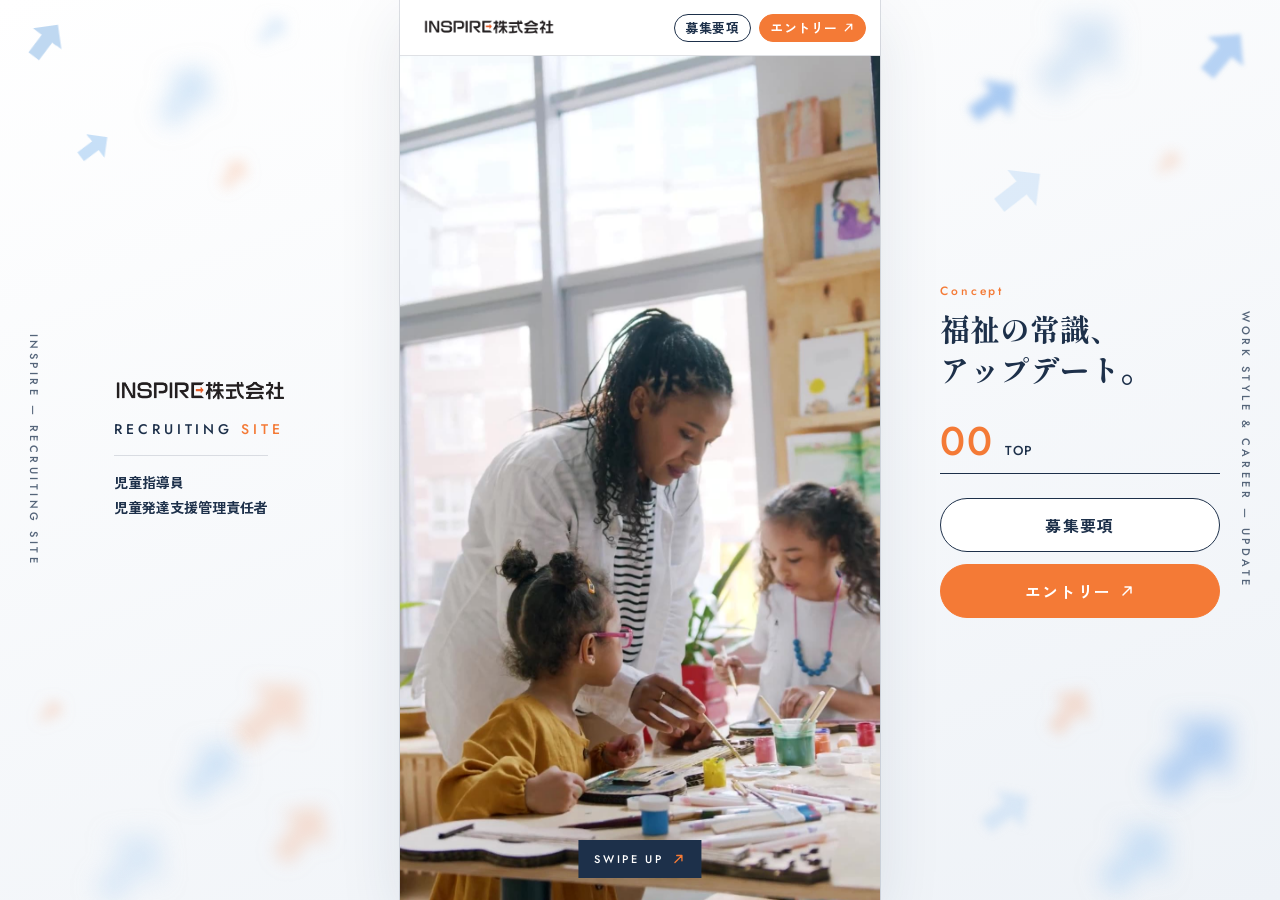
<file: v3/index.html>
<!doctype html>
<html lang="ja">
<head>
  <meta charset="utf-8">
  <meta name="viewport" content="width=device-width, initial-scale=1, viewport-fit=cover">
  <title>INSPIRE株式会社｜児童指導員・児童発達支援管理責任者 採用サイト</title>
  <meta name="description" content="INSPIRE株式会社 採用サイト。埼玉県川越市で児童指導員・児童発達支援管理責任者を募集しています。">
  <meta name="robots" content="noindex">
  <meta property="og:type" content="website">
  <meta property="og:site_name" content="INSPIRE株式会社 採用サイト">
  <meta property="og:title" content="INSPIRE株式会社｜児童指導員・児童発達支援管理責任者 採用サイト">
  <meta property="og:description" content="INSPIRE株式会社 採用サイト。埼玉県川越市で児童指導員・児童発達支援管理責任者を募集しています。">
  <meta property="og:url" content="https://inspire-recruit.pages.dev/">
  <meta property="og:image" content="https://inspire-recruit.pages.dev/assets/ogp.jpg">
  <meta property="og:image:width" content="1200">
  <meta property="og:image:height" content="630">
  <meta name="twitter:card" content="summary_large_image">
  <link rel="icon" href="assets/img/favicon.svg" type="image/svg+xml">
  <link rel="icon" href="assets/img/favicon-32.png" sizes="32x32">
  <link rel="apple-touch-icon" href="assets/img/apple-touch-icon.png">
  <link rel="preconnect" href="https://fonts.googleapis.com">
  <link rel="preconnect" href="https://fonts.gstatic.com" crossorigin>
  <link href="https://fonts.googleapis.com/css2?family=Jost:wght@400;500;600&family=Outfit:wght@500;600;700&family=Shippori+Mincho+B1:wght@600;700;800&family=Zen+Kaku+Gothic+New:wght@400;500;700&display=swap" rel="stylesheet">
  <link rel="stylesheet" href="tokens.css?v=r11">
  <link rel="stylesheet" href="base.css?v=r11">
  <link rel="stylesheet" href="intro.css?v=r11">
  <link rel="stylesheet" href="pages.css?v=r11">
</head>
<body>
  <svg width="0" height="0" class="defs" aria-hidden="true">
        <symbol id="ar" viewBox="0 0 24 24"><path d="M6 18L18 6M9 6h9v9" fill="none" stroke="currentColor" stroke-width="2.2" stroke-linecap="round" stroke-linejoin="round"/></symbol>
        <symbol id="up-mark" viewBox="0 0 100 100"><path d="M6 72 H54 Q80 72 80 46 V12" fill="none" stroke="currentColor" stroke-width="12" stroke-linecap="round" stroke-linejoin="round"/><path d="M62 30 L80 10 L98 30" fill="none" stroke="currentColor" stroke-width="12" stroke-linecap="round" stroke-linejoin="round"/></symbol>
    <symbol id="ar-fat" viewBox="-14 -14 128 128"><path d="M100 0V72L77 49L31 95L5 69L51 23L28 0Z" fill="currentColor"/></symbol>
    <symbol id="ar-solid" viewBox="0 0 129 106"><path d="M129 0L72 4L86 18L18 86L34 102L102 34L116 48Z" fill="currentColor"/></symbol>
    <symbol id="ar-shape" viewBox="0 0 100 100" preserveAspectRatio="none"><path d="M100 0V70L82 52L34 100H0V66L48 18L30 0Z" fill="none" stroke="currentColor" stroke-width="1.2" vector-effect="non-scaling-stroke" stroke-linejoin="round"/></symbol>
  <symbol id="ic-clock" viewBox="0 0 24 24"><circle cx="12" cy="12" r="8.5" fill="none" stroke="currentColor" stroke-width="1.6"/><path d="M12 7.5V12l3 2" fill="none" stroke="currentColor" stroke-width="1.6" stroke-linecap="round" stroke-linejoin="round"/></symbol>
    <symbol id="ic-home" viewBox="0 0 24 24"><path d="M4 11l8-6.5 8 6.5M6.5 9.5V19h11V9.5" fill="none" stroke="currentColor" stroke-width="1.6" stroke-linecap="round" stroke-linejoin="round"/><circle cx="12" cy="13.2" r="1.7" fill="none" stroke="currentColor" stroke-width="1.5"/><path d="M9.3 18.6c.4-1.9 1.4-2.8 2.7-2.8s2.3.9 2.7 2.8" fill="none" stroke="currentColor" stroke-width="1.5" stroke-linecap="round"/></symbol>
    <symbol id="ic-child" viewBox="0 0 24 24"><circle cx="12" cy="7" r="3.2" fill="none" stroke="currentColor" stroke-width="1.6"/><path d="M6.5 20c.6-4.2 2.8-6.6 5.5-6.6s4.9 2.4 5.5 6.6M9 13.8l-2.6-2.2M15 13.8l2.6-2.2" fill="none" stroke="currentColor" stroke-width="1.6" stroke-linecap="round"/></symbol>
    <symbol id="ic-staff" viewBox="0 0 24 24"><circle cx="9" cy="8" r="3" fill="none" stroke="currentColor" stroke-width="1.6"/><circle cx="17" cy="9.5" r="2.3" fill="none" stroke="currentColor" stroke-width="1.5"/><path d="M3.5 19.5c.5-3.6 2.7-5.6 5.5-5.6s5 2 5.5 5.6M14.6 14.3c.7-.4 1.5-.6 2.4-.6 2.2 0 3.8 1.6 4.2 4.6" fill="none" stroke="currentColor" stroke-width="1.6" stroke-linecap="round"/></symbol>
    <symbol id="ic-house" viewBox="0 0 24 24"><path d="M3.5 11L12 4l8.5 7M6 9.5V20h12V9.5M10 20v-5h4v5" fill="none" stroke="currentColor" stroke-width="1.6" stroke-linecap="round" stroke-linejoin="round"/><path d="M17 3.5v3M15.5 5h3" fill="none" stroke="currentColor" stroke-width="1.5" stroke-linecap="round"/></symbol>
  </svg>

  <div class="stage" data-bg="intro">
    <div class="stage-bg" aria-hidden="true"><i class="stage-bg__l stage-bg__l--sky"></i><i class="stage-bg__l stage-bg__l--navy"></i><i class="stage-bg__l stage-bg__l--warm"></i><i class="stage-bg__l stage-bg__l--paper"></i></div>
    <div class="stage-bokeh" aria-hidden="true"><i class="sbk" style="--pad:5px;left:2%;top:3%;--w:34px;--o:0.65;--b:0px;--r:-8deg;--t:15s"><img src="assets/img/ar/ar_34_9cc3ea_0.webp?v=r11" alt="" decoding="async"></i><i class="sbk" style="--pad:35px;left:12%;top:8%;--w:56px;--o:0.55;--b:11px;--r:-9deg;--t:13s"><img src="assets/img/ar/ar_56_a9d0f3_11.webp?v=r11" alt="" decoding="async"></i><i class="sbk" style="--pad:20px;left:20%;top:2%;--w:28px;--o:0.35;--b:6px;--r:3deg;--t:9s"><img src="assets/img/ar/ar_28_a9d0f3_6.webp?v=r11" alt="" decoding="async"></i><i class="sbk" style="--pad:4px;left:6%;top:15%;--w:28px;--o:0.65;--b:0px;--r:8deg;--t:9s"><img src="assets/img/ar/ar_28_a9d0f3_0.webp?v=r11" alt="" decoding="async"></i><i class="sbk" style="--pad:20px;left:17%;top:18%;--w:28px;--o:.2;--b:6px;--r:-9deg;--t:10s"><img src="assets/img/ar/ar_28_f47a36_6.webp?v=r11" alt="" decoding="async"></i><i class="sbk" style="--pad:20px;left:3%;top:78%;--w:22px;--o:.2;--b:6px;--r:3deg;--t:10s"><img src="assets/img/ar/ar_22_f47a36_6.webp?v=r11" alt="" decoding="async"></i><i class="sbk" style="--pad:35px;left:14%;top:83%;--w:56px;--o:0.55;--b:11px;--r:-5deg;--t:9s"><img src="assets/img/ar/ar_56_a9d0f3_11.webp?v=r11" alt="" decoding="async"></i><i class="sbk" style="--pad:26px;left:21%;top:90%;--w:56px;--o:.2;--b:8px;--r:-7deg;--t:13s"><img src="assets/img/ar/ar_56_f47a36_8.webp?v=r11" alt="" decoding="async"></i><i class="sbk" style="--pad:35px;left:7%;top:93%;--w:70px;--o:0.35;--b:11px;--r:-4deg;--t:12s"><img src="assets/img/ar/ar_70_a9d0f3_11.webp?v=r11" alt="" decoding="async"></i><i class="sbk" style="--pad:26px;left:18%;top:76%;--w:70px;--o:.2;--b:8px;--r:4deg;--t:13s"><img src="assets/img/ar/ar_70_f47a36_8.webp?v=r11" alt="" decoding="async"></i><i class="sbk" style="--pad:8px;right:3%;top:4%;--w:44px;--o:0.55;--b:2px;--r:-5deg;--t:14s"><img src="assets/img/ar/ar_44_7fb0ee_2.webp?v=r11" alt="" decoding="async"></i><i class="sbk" style="--pad:35px;right:13%;top:2%;--w:84px;--o:0.35;--b:11px;--r:-1deg;--t:13s"><img src="assets/img/ar/ar_84_9cc3ea_11.webp?v=r11" alt="" decoding="async"></i><i class="sbk" style="--pad:14px;right:21%;top:9%;--w:44px;--o:0.65;--b:4px;--r:9deg;--t:9s"><img src="assets/img/ar/ar_44_7fb0ee_4.webp?v=r11" alt="" decoding="async"></i><i class="sbk" style="--pad:20px;right:8%;top:17%;--w:22px;--o:.2;--b:6px;--r:0deg;--t:10s"><img src="assets/img/ar/ar_22_f47a36_6.webp?v=r11" alt="" decoding="async"></i><i class="sbk" style="--pad:6px;right:19%;top:19%;--w:44px;--o:0.35;--b:0px;--r:7deg;--t:13s"><img src="assets/img/ar/ar_44_a9d0f3_0.webp?v=r11" alt="" decoding="async"></i><i class="sbk" style="--pad:35px;right:4%;top:80%;--w:84px;--o:0.55;--b:11px;--r:1deg;--t:13s"><img src="assets/img/ar/ar_84_7fb0ee_11.webp?v=r11" alt="" decoding="async"></i><i class="sbk" style="--pad:20px;right:15%;top:77%;--w:44px;--o:.2;--b:6px;--r:-8deg;--t:11s"><img src="assets/img/ar/ar_44_f47a36_6.webp?v=r11" alt="" decoding="async"></i><i class="sbk" style="--pad:14px;right:20%;top:88%;--w:44px;--o:0.35;--b:4px;--r:10deg;--t:13s"><img src="assets/img/ar/ar_44_a9d0f3_4.webp?v=r11" alt="" decoding="async"></i><i class="sbk" style="--pad:35px;right:9%;top:92%;--w:70px;--o:0.55;--b:11px;--r:2deg;--t:14s"><img src="assets/img/ar/ar_70_a9d0f3_11.webp?v=r11" alt="" decoding="async"></i></div>
    <aside class="rail rail--left" aria-hidden="true">
      <p class="rail__vert">INSPIRE — RECRUITING SITE</p>
      <div class="rail-logo">
        <img class="rail-logo__img" src="assets/img/logo.png" alt="" width="312" height="42" decoding="async">
        <p class="rail-logo__en">RECRUITING <em>SITE</em></p>
        <p class="rail-logo__jobs">児童指導員<br>児童発達支援管理責任者</p>
      </div>
    </aside>

    <div class="column" data-tone="light">
      <header class="site-header">
        <a class="logo" href="#top"><img src="assets/img/logo.png" alt="INSPIRE株式会社" width="312" height="42" decoding="async"></a>
        <nav class="header-nav" aria-label="メインナビゲーション">
          <a class="hb hb--req" href="#requirements">募集要項</a>
          <a class="hb hb--entry" href="#entry">エントリー<svg class="hb__ar" aria-hidden="true"><use href="#ar"/></svg></a>
        </nav>
      </header>

            <div class="lane" aria-hidden="true">
        <svg class="lane__svg"><defs><linearGradient id="lane-grad" x1="0" y1="1" x2="1" y2="0"><stop offset="0" stop-color="#fbc8a8"/><stop offset="1" stop-color="#f47a36"/></linearGradient></defs><path class="lane__track"/><path class="lane__line"/><g class="lane__head"><path d="M-9 -1L0 0L-1 9" fill="none" stroke-width="2.4" stroke-linecap="round" stroke-linejoin="round"/></g></svg>
        <p class="lane__tag"><span class="lane__up">UPDATE</span><span class="lane__now">01</span></p>
      </div>

      <main class="slider" id="slider" tabindex="-1">

        <section class="page page--hero" id="top" data-tone="dark" data-label="TOP">
          <h1 class="vh">INSPIRE株式会社 児童指導員・児童発達支援管理責任者 採用サイト</h1>
          <video class="hero__video" src="assets/hero.mp4?v=r11" poster="assets/hero-poster.jpg?v=r11" autoplay muted loop playsinline></video>
          <p class="hero__swipe" aria-hidden="true"><span>SWIPE UP</span><svg><use href="#ar"/></svg></p>
        </section>

        <section class="page page--fv" id="p1" data-delay="250" data-tone="light" data-label="CONCEPT" data-next="共感">
          <div class="bokeh bokeh--ar" aria-hidden="true"><i class="bka" style="--pad:14px;left:-10px;top:15.8%;--w:64px;--o:0.95;--b:4px;--r:-6deg;--t:9s;--d:0ms"><img src="assets/img/ar/ar_64_a9d0f3_4.webp?v=r11" alt="" decoding="async"></i><i class="bka" style="--pad:4px;left:150px;top:15%;--w:32px;--o:1.00;--b:0px;--r:6deg;--t:8s;--d:70ms"><img src="assets/img/ar/ar_32_7fb0ee_0.webp?v=r11" alt="" decoding="async"></i><i class="bka" style="--pad:11px;left:172px;top:21.5%;--w:48px;--o:0.85;--b:3px;--r:-4deg;--t:10s;--d:140ms"><img src="assets/img/ar/ar_48_a9d0f3_3.webp?v=r11" alt="" decoding="async"></i><i class="bka" style="--pad:17px;right:-34px;top:31%;--w:59px;--o:0.90;--b:5px;--r:4deg;--t:11s;--d:45ms"><img src="assets/img/ar/ar_59_a9d0f3_5.webp?v=r11" alt="" decoding="async"></i><i class="bka" style="--pad:5px;right:20px;top:49.7%;--w:37px;--o:0.95;--b:1px;--r:-6deg;--t:8s;--d:210ms"><img src="assets/img/ar/ar_37_7fb0ee_1.webp?v=r11" alt="" decoding="async"></i><i class="bka" style="--pad:20px;right:-10px;top:57.2%;--w:81px;--o:0.55;--b:6px;--r:4deg;--t:12s;--d:110ms"><img src="assets/img/ar/ar_81_f47a36_6.webp?v=r11" alt="" decoding="async"></i><i class="bka" style="--pad:4px;right:30px;top:66.3%;--w:27px;--o:1.00;--b:0px;--r:8deg;--t:9s;--d:280ms"><img src="assets/img/ar/ar_27_9cc3ea_0.webp?v=r11" alt="" decoding="async"></i><i class="bka" style="--pad:17px;right:-14px;top:70.8%;--w:67px;--o:0.85;--b:5px;--r:-4deg;--t:10s;--d:180ms"><img src="assets/img/ar/ar_67_a9d0f3_5.webp?v=r11" alt="" decoding="async"></i><i class="bka" style="--pad:11px;left:-26px;top:88%;--w:45px;--o:0.90;--b:3px;--r:6deg;--t:11s;--d:320ms"><img src="assets/img/ar/ar_45_a9d0f3_3.webp?v=r11" alt="" decoding="async"></i><i class="bka" style="--pad:8px;right:92px;top:88.1%;--w:35px;--o:0.85;--b:2px;--r:-8deg;--t:9s;--d:250ms"><img src="assets/img/ar/ar_35_7fb0ee_2.webp?v=r11" alt="" decoding="async"></i><i class="bka" style="--pad:20px;right:70px;top:86.5%;--w:54px;--o:0.50;--b:6px;--r:4deg;--t:12s;--d:350ms"><img src="assets/img/ar/ar_54_f47a36_6.webp?v=r11" alt="" decoding="async"></i></div>
          <svg class="bg-graph rv" viewBox="0 0 400 700" preserveAspectRatio="none" aria-hidden="true"><path class="bg-graph__area" d="M-20 650 C 120 645, 230 610, 300 500 C 350 420, 380 260, 420 40 L420 720 L-20 720Z"/><path class="bg-graph__line" pathLength="1" d="M-20 650 C 120 645, 230 610, 300 500 C 350 420, 380 260, 420 40"/></svg>
          <div class="page__inner">
            <div class="fv__top">
              <p class="page__label fv__big rv" aria-hidden="true"><b style="--i:0">U</b><b style="--i:1">P</b><b style="--i:2">D</b><b style="--i:3">A</b><b style="--i:4">T</b><b style="--i:5" class="fv__e">E<i class="e-ar"></i></b></p>
              <svg class="fv__mark" viewBox="0 0 400 120" preserveAspectRatio="none" aria-hidden="true"><path class="fv__mark-run" d="M4 108 H340 Q372 108 372 76 V20" pathLength="1"/><path class="fv__mark-head" d="M350 40 L372 16 L394 40" pathLength="1"/></svg>
              <figure class="fv__photo rv">
                <img src="assets/photo/fv-main.webp?v=r11" alt="" decoding="async">
                <svg class="fv__outline" aria-hidden="true"><use href="#ar-shape"/></svg>
              </figure>
              <figure class="fv__photo2 rv"><img src="assets/photo/fv-sub.webp?v=r11" alt="" decoding="async"></figure>
              <p class="page__label fv__en" aria-hidden="true">for the<br>Welfare.</p>
            </div>
            <h2 class="fv__copy"><span class="ln rv">福祉の常識、</span><span class="ln rv"><em class="up rw">アップデート。</em></span></h2>
            <p class="fv__sub"><span class="ln rv">働き方も、キャリアも、その先へ。</span></p>
            <p class="body"><span class="ln rv">子どもたちの未来を支える仕事だからこそ、</span><span class="ln rv">働く私たちの未来も、<span class="nb">もっと自由でいい。</span></span></p>
            <p class="body"><span class="ln rv">子育ても、キャリアも、収入も。</span><span class="ln rv"><span class="shout"><span class="shout__q">「</span>福祉だから仕方ない<span class="shout__q">」</span>で諦めない。</span></span></p>
            <p class="fv__sign"><span class="ln rv">INSPIRE株式会社 RECRUIT</span></p>
          </div>
        </section>

        <section class="page page--empathy" id="p2" data-tone="dark" data-label="EMPATHY" data-next="想い・ビジョン">
          <div class="bokeh" aria-hidden="true"><i class="bk bk--1"><b></b></i><i class="bk bk--2"><b></b></i></div>
          <svg class="bg-graph rv" viewBox="0 0 400 700" preserveAspectRatio="none" aria-hidden="true"><path class="bg-graph__area" d="M-20 650 C 120 645, 230 610, 300 500 C 350 420, 380 260, 420 40 L420 720 L-20 720Z"/><path class="bg-graph__line" pathLength="1" d="M-20 650 C 120 645, 230 610, 300 500 C 350 420, 380 260, 420 40"/></svg>
          <div class="page__inner">
            <h2 class="ttl"><span class="ln rv">その<em class="q">「仕方ない」</em>、</span><span class="ln rv">誰が決めた？</span><div class="emp-photos rv" aria-hidden="true"><figure class="ep ep--1"><img src="assets/photo/p2-mom.webp?v=r11" alt="" decoding="async"></figure><figure class="ep ep--2"><img src="assets/photo/p2-sub.webp?v=r11" alt="" decoding="async"></figure></div></h2>
            <div class="emp-mid">
              <ul class="voices">
                <li class="voice rv"><span class="page__label voice__no" aria-hidden="true">VOICE 01</span><span class="voice__in">「子どもがいるから、<span class="nb">仕事はセーブしなきゃ」</span></span></li>
                <li class="voice rv"><span class="page__label voice__no" aria-hidden="true">VOICE 02</span><span class="voice__in">「福祉の仕事だから、<span class="nb">収入はこのくらい」</span></span></li>
                <li class="voice rv"><span class="page__label voice__no" aria-hidden="true">VOICE 03</span><span class="voice__in">「資格を取ったら、<span class="nb">もうキャリアは頭打ち」</span></span></li>
              </ul>
            </div>
            <p class="body"><span class="ln rv">いつの間にか、そんな常識に<span class="nb">自分の可能性を</span><span class="nb">狭められていませんか？</span></span></p>
            <p class="body"><span class="ln rv">誰かの成長を支える仕事なのに、</span><span class="ln rv">自分自身の成長を<span class="nb">諦めるなんてもったいない。</span></span></p>
            <p class="body body--close"><span class="ln rv">家庭も、仕事も、将来も。</span><span class="ln rv"><span>全部大切にしたいという気持ちを、<span class="nb">INSPIREは応援します。</span></span></span></p>
          </div>
        </section>

        <section class="page page--vision" id="p3" data-tone="light" data-label="VISION" data-next="子育て支援・働き方">
          <div class="bokeh" aria-hidden="true"><i class="bk bk--1"><b></b></i><i class="bk bk--2"><b></b></i></div>
          <svg class="bg-graph rv" viewBox="0 0 400 700" preserveAspectRatio="none" aria-hidden="true"><path class="bg-graph__area" d="M-20 650 C 120 645, 230 610, 300 500 C 350 420, 380 260, 420 40 L420 720 L-20 720Z"/><path class="bg-graph__line" pathLength="1" d="M-20 650 C 120 645, 230 610, 300 500 C 350 420, 380 260, 420 40"/></svg>
          <div class="page__inner">
            <div class="vband rv">
              <figure class="vband__photo"><img src="assets/photo/p3-main.webp?v=r11" alt="" decoding="async"></figure>
              <p class="page__label vband__en" aria-hidden="true">OUR VISION</p>
            </div>
            <h2 class="ttl"><span class="ln rv">子どもの未来を変えるなら、</span><span class="ln rv"><em class="up">働く大人の未来から。</em></span></h2>
            <p class="body"><span class="ln rv">私たちがアップデートしたいのは、<span class="nb">子どもたちへの支援だけでは</span><span class="nb">ありません。</span></span></p>
            <ul class="steps">
              <li class="step rv"><span class="page__label step__no" aria-hidden="true">01</span><i class="dot">・</i>年齢や社歴に縛られない評価</li>
              <li class="step rv"><span class="page__label step__no" aria-hidden="true">02</span><i class="dot">・</i>子育てとキャリアを両立できる環境</li>
              <li class="step rv"><span class="page__label step__no" aria-hidden="true">03</span><i class="dot">・</i>一人ひとりの意見を大切にする組織</li>
            </ul>
            <p class="body"><span class="ln rv">働く人が前向きに挑戦できる環境があってこそ、<span class="nb">子どもたちへの支援も、</span><span class="nb">施設も、</span><span class="nb">もっと良くしていけるはず。</span></span></p>
            <p class="close"><span class="ln rv">INSPIREは、福祉の新しい当たり前を</span><span class="ln rv">つくっていきます。</span></p>
          </div>
        </section>

                <section class="page page--work" id="p4" data-tone="light" data-bg="sky" data-label="WORK STYLE" data-next="評価制度・収入">
          <div class="wk-venn" aria-hidden="true"><i class="wk-venn__c wk-venn__c--life rv"></i><i class="wk-venn__c wk-venn__c--work rv"></i></div>
          <div class="page__inner">
            <div class="wk-top">
              <p class="page__label wk-big rv" aria-hidden="true"><b style="--i:0">WORK</b><b style="--i:1"><span class="wk-big__amp">&amp;</span>LIFE</b></p>
              <figure class="wk-photo rv" aria-hidden="true"><img src="assets/photo/8540373.webp?v=r11" alt="" decoding="async"></figure>
            </div>
            <h2 class="ttl"><span class="ln rv">「子どもがいるから」で、</span><span class="ln rv">夢を小さくしなくていい。</span></h2>
            <p class="wk-lead"><span class="ln rv">子育て中でも、キャリアを諦めない。</span></p>
            <ul class="wk-sys">
              <li class="wk-sys__row rv"><svg class="wk-sys__ic" aria-hidden="true"><use href="#ic-clock"/></svg><span class="body">INSPIREには、<b class="kw">時短勤務制度</b>や<b class="kw">子どもの看護休暇</b>、<b class="kw">パパ育休</b>の取得実績があります。</span></li>
              <li class="wk-sys__row rv"><svg class="wk-sys__ic" aria-hidden="true"><use href="#ic-home"/></svg><span class="body">さらに、保育園へのお迎え後、勤務が終わるまで<b class="kw">子どもを施設で預かる制度</b>も用意。</span></li>
            </ul>
            <ul class="voices voices--light">
              <li class="voice rv"><span class="voice__in">「働きたいけれど、<span class="nb">お迎えがある」</span></span></li>
              <li class="voice rv"><span class="voice__in">「正社員として<span class="nb">キャリアを続けたい」</span></span></li>
            </ul>
            <p class="body"><span class="ln rv">そんな気持ちを大切にできる環境づくりを進めています。</span></p>
            <p class="wk-close"><span class="ln rv"><span class="nb">家庭を大事にすることも、</span><span class="nb">仕事に本気になることも、</span></span><span class="ln rv wk-close__big"><span class="nb">どちらか一つに</span><span class="nb">決めなくていいんです。</span></span></p>
          </div>
        </section>

                <section class="page page--eval" id="p5" data-tone="dark" data-bg="navy" data-label="EVALUATION" data-next="社風・キャリアアップ">
          <div class="page__inner">
            <h2 class="ttl"><span class="ln rv"><em class="q">年功序列？</em></span><span class="ln rv">そのルール、<span class="nb">うちにはいらない。</span></span></h2>
            <div class="ev-mid">
              <p class="ev-lead"><span class="ln rv">昇給機会は、</span><span class="ln rv ev-lead__big">年<b class="ev-num">2</b>回。</span></p>
              <ul class="voices">
                <li class="voice rv"><span class="voice__in">「長く働いているから偉い」</span></li>
                <li class="voice rv"><span class="voice__in">「若いから、まだ早い」</span></li>
              </ul>
            </div>
            <p class="body"><span class="ln rv">そんな考え方にとらわれず、日々の頑張りや支援力、周囲への貢献を評価します。</span></p>
            <ul class="steps ev-steps">
              <li class="step rv"><span class="page__label step__no" aria-hidden="true">01</span><i class="dot">・</i>子どもへの向き合い方を工夫した</li>
              <li class="step rv"><span class="page__label step__no" aria-hidden="true">02</span><i class="dot">・</i>スタッフを育てた</li>
              <li class="step rv"><span class="page__label step__no" aria-hidden="true">03</span><i class="dot">・</i>施設を良くするために行動した</li>
            </ul>
            <p class="body"><span class="ln rv">そうした一つひとつの積み重ねを、きちんと見ていきたい。</span></p>
            <p class="ev-close"><span class="ln rv">頑張る人が、頑張った分だけ</span><span class="ln rv">次のチャンスを目指せる会社です。</span></p>
          </div>
        </section>

        <section class="page page--culture" id="p6" data-tone="light" data-bg="warm" data-label="CULTURE" data-next="仕事内容① 児童指導員">
          <figure class="pg-photo pg-photo--culture rv" aria-hidden="true"><img src="assets/photo/p6-team.webp?v=r11" alt="" decoding="async"></figure>
          <div class="page__inner">
            <p class="page__label pg-en rv" aria-hidden="true">CULTURE</p>
            <h2 class="ttl"><span class="ln rv">「まだ若いから」じゃなく、</span><span class="ln rv"><span class="cu-hi">「やってみよう！」</span><span class="nb">が似合う会社。</span></span></h2>
            <p class="body"><span class="ln rv">INSPIREでは、年齢や社歴に関係なく、<b class="kw">意見を出せる風通しの良さ</b>を大切にしています。</span></p>
            <p class="body"><span class="ln rv"><b class="kw">月1回の面談制度</b>もあり、仕事の悩みや今後のキャリアについて話せる機会を設けています。</span></p>
            <p class="cu-case rv"><span class="page__label cu-case__tag" aria-hidden="true">CASE</span><span class="body">実際に、異業種から福祉業界へ転職し、<em class="dots">入社6年目でマネージャー</em>になった社員も。</span></p>
            <p class="pg-close"><span class="ln rv">大切なのは、何年働いたかではなく、</span><span class="ln rv">これから何に挑戦するか。</span></p>
            <p class="body"><span class="ln rv">会社の成長を、誰かに任せるだけではなく、自分たちでつくっていける職場です。</span></p>
          </div>
        </section>

                <section class="page page--job" id="p7" data-tone="light" data-bg="sky" data-label="JOB 01" data-next="仕事内容② 児発管">
          <div class="page__inner">
            <div class="jb-head">
              <p class="jb-name"><span class="ln rv">児童指導員</span></p>
              <div class="jb-head__main">
                <p class="page__label pg-en rv" aria-hidden="true">JOB 01</p>
                <h2 class="ttl"><span class="ln rv">子どもの<span class="nb">「できた！」が、</span></span><span class="ln rv"><span class="jb-hi">あなたの成長</span>にもなる。</span></h2>
              </div>
            </div>
            <p class="body"><span class="ln rv">思うように気持ちを伝えられない子、</span><span class="ln rv">集団の中に入ることが苦手な子など、</span><span class="ln rv">一人ひとりの特性に合わせた支援を行います。</span></p>
            <div class="think">
              <figure class="think__photo rv" aria-hidden="true"><img src="assets/photo/8612923.webp?v=r11" alt="" decoding="async"></figure>
              <ul class="think__list">
                <li class="think__msg rv"><span>「どうしたら伝わるだろう？」</span></li>
                <li class="think__msg rv"><span>「次はこんな方法を試してみよう！」</span></li>
              </ul>
            </div>
            <p class="body"><span class="ln rv">正解が一つではないからこそ、自分で考えて行動することが大切です。</span></p>
            <p class="body"><span class="ln rv">子どもの小さな成長を喜びながら、自分自身の支援力も磨いていく。</span></p>
            <p class="pg-close pg-close--s"><span class="ln rv"><mark class="mk">将来的には施設運営やマネジメントへの挑戦も目指せます。</mark></span></p>
          </div>
        </section>

                <section class="page page--job2" id="p8" data-tone="dark" data-bg="navy" data-label="JOB 02" data-next="クロージング">
          <div class="page__inner">
            <figure class="j2-photo rv" aria-hidden="true"><img src="assets/photo/p3-sub.webp?v=r11" alt="" decoding="async"></figure>
            <p class="page__label pg-en rv" aria-hidden="true">JOB 02</p>
            <p class="j2-job"><span class="ln rv">児童発達支援管理責任者</span></p>
            <h2 class="ttl"><span class="ln rv">児発管の、その先へ。</span><span class="ln rv">今度は<span class="j2-hi">施設を育てる側</span>に。</span></h2>
            <p class="body"><span class="ln rv">私たちが求めているのは、施設に配置するためだけの児発管ではありません。</span></p>
            <p class="body"><span class="ln rv">これまでの支援経験を活かし、スタッフを育て、支援方法を見直し、施設をもっと良くしていく存在です。</span></p>
            <p class="j2-quote"><span class="ln rv">「こうすれば、もっと良くなる」</span></p>
            <p class="body"><span class="ln rv">その気づきを、施設づくりに活かしてほしい。</span></p>
            <p class="body"><span class="ln rv">現場を支えるだけでなく、組織を成長させる側へ。</span></p>
            <p class="pg-close pg-close--s"><span class="ln rv">あなたの経験を、次の役職や収入につながるキャリアへと広げていきませんか？</span></p>
          </div>
        </section>

                <section class="page page--finale" id="p9" data-tone="light" data-bg="sky" data-label="MESSAGE" data-next="会社概要">
          <figure class="fn-bg rv" aria-hidden="true"><img src="assets/photo/p9-staff.webp?v=r11" alt="" decoding="async"></figure>
          <div class="page__inner">
            <p class="page__label pg-en rv" aria-hidden="true">MESSAGE</p>
            <h2 class="ttl fn-ttl"><span class="ln rv">福祉の未来も、</span><span class="ln rv">あなたの未来も。</span><span class="ln rv"><span class="fn-hi">まだまだ、これから。</span></span></h2>
            <ul class="fn-list">
              <li class="rv"><i class="dot">・</i>子どもたちの成長を支えること</li>
              <li class="rv"><i class="dot">・</i>家族との時間を大切にすること</li>
              <li class="rv"><i class="dot">・</i><span class="nb">自分のスキルを磨き、</span><span class="nb">収入やキャリアを高めていくこと</span></li>
            </ul>
            <p class="body"><span class="ln rv">どれか一つだけを選ぶ必要はありません。</span></p>
            <p class="body"><span class="ln rv">これまでの福祉の当たり前にとらわれず、もっと自由に、もっと前向きに働いていこう。</span></p>
            <p class="pg-close"><span class="ln rv">次にアップデートするのは、</span><span class="ln rv"><mark class="mk">あなたの働き方。</mark></span></p>
            <p class="fn-sign"><span class="ln rv">INSPIRE株式会社で、新しい一歩を。</span></p>
          </div>
        </section>

                <section class="page page--company" id="company" data-tone="light" data-bg="paper" data-label="COMPANY" data-next="募集要項">
          <div class="page__inner">
            <p class="page__label pg-en rv" aria-hidden="true">COMPANY</p>
            <div class="co rv">
              <img class="co__logo" src="assets/img/logo.png" alt="" width="312" height="42" decoding="async">
              <dl class="co__list">
                <div class="row"><dt><i>【</i>会社名<i>】</i></dt><dd>INSPIRE株式会社</dd></div>
                <div class="row"><dt><i>【</i>代表取締役<i>】</i></dt><dd>中澤正宏</dd></div>
                <div class="row"><dt><i>【</i>本社<i>】</i></dt><dd><span class="nb">〒350-0044　</span><span class="nb">埼玉県川越市通町5-4 </span><span class="nb">第一山田ビル501</span></dd></div>
                <div class="row"><dt><i>【</i>TEL<i>】</i></dt><dd>049-277-5608</dd></div>
              </dl>
            </div>
          </div>
        </section>

                <section class="page page--req page--scroll" id="requirements" data-tone="light" data-bg="paper" data-label="RECRUIT" data-next="エントリー">
          <div class="page__inner">
            <p class="page__label pg-en rv" aria-hidden="true">RECRUIT</p>
            <div class="req" data-tab="1">
              <div class="page__label req__tabs" role="tablist" aria-label="職種"><button type="button" role="tab" class="req__tab is-on" aria-selected="true" data-t="1">児童指導員</button><button type="button" role="tab" class="req__tab" aria-selected="false" data-t="2">児童発達支援管理責任者</button></div>
              <dl class="req__list">
                <div class="row rv"><dt>職種<i>： </i></dt><dd><span class="t1"><i>① </i><b class="req__job">児童指導員</b></span><span class="t2"><i> ② </i><b class="req__job">児童発達支援管理責任者</b></span></dd></div>
                <div class="row rv"><dt>仕事内容<i>： </i></dt><dd><span class="t1"><i>① 児童指導員 </i>児童発達支援・放課後等デイサービスにおける、子ども一人ひとりの特性に合わせた療育・発達支援。職員同士で連携しながら、子どもたちの成長をサポートします。</span><span class="t2"><i>② 児童発達支援管理責任者 </i>子ども一人ひとりに合わせた支援方針の検討、スタッフへの指導・育成、施設運営、業務改善など。これまでの経験を活かし、施設全体の支援の質を高める役割を担います。</span></dd></div>
                <div class="row rv"><dt>雇用形態<i>： </i></dt><dd>正社員</dd></div>
                <div class="row rv"><dt>給与<i>： </i></dt><dd><span class="t1"><i>① </i>児童指導員：<b class="req__pay">月給220,000円〜</b></span><span class="t2"><i> ② </i>児童発達支援管理責任者：<b class="req__pay">月給250,000円〜</b></span><span class="sub">- 昇給機会：年2回</span><span class="sub">- 試用期間終了後：月給10,000円アップ</span><span class="sub">- 固定残業代10時間分を含む（金額確認中）</span></dd></div>
                <div class="row rv"><dt>試用期間<i>： </i></dt><dd>6ヶ月（試用期間終了後、月給10,000円アップ）</dd></div>
              <div class="row rv"><dt>勤務地<i>： </i></dt><dd><span>〒350-0044 埼玉県川越市通町5-4 第一山田ビル501</span><span class="sub">- 西武新宿線「本川越駅」徒歩約5分</span><span class="sub">- 東武東上線「川越駅」徒歩約10分</span><span class="sub">- 東武東上線「川越市駅」徒歩約12分</span><span class="sub">- 転勤なし</span></dd></div>
              <div class="row rv"><dt>勤務時間<i>： </i></dt><dd><span>10:00〜19:00（シフト制） 実働8時間／休憩1時間</span><span class="sub">※時短勤務制度あり</span></dd></div>
              <div class="row rv"><dt>休日休暇<i>：</i></dt><dd><span class="sub">- 週休2日制（シフト制）</span><span class="sub">- 年間休日120日</span><span class="sub">- 祝日・お盆・シルバーウィーク等は会社カレンダーに準ずる</span><span class="sub">- 子どもの看護休暇</span></dd></div>
            
                <div class="row row--wide rv"><dt>福利厚生<i>：</i></dt><dd><span class="sub">- 社会保険完備</span><span class="sub">- 交通費支給</span><span class="sub">- 昇給機会年2回</span><span class="sub">- 時短勤務制度</span><span class="sub">- 子どもの看護休暇</span><span class="sub">- パパ育休取得実績あり</span><span class="sub">- 保育園へのお迎え後、勤務終了まで<span class="nb">子どもを施設で預かる制度あり</span></span><span class="sub">- 各種研修制度</span><span class="sub">- 月1回の面談制度</span></dd></div>
            
              </dl>
            </div>
          </div>
        </section>                <section class="page page--entry page--scroll" id="entry" data-tone="light" data-bg="paper" data-label="ENTRY" data-next="">
          <div class="page__inner">
            <p class="page__label pg-en rv" aria-hidden="true">ENTRY</p>
            <h2 class="ttl en-ttl"><span class="ln rv">福祉の常識、アップデート。</span></h2>
            <form class="entry" id="entry-form" novalidate>
              <p class="entry__head">【項目】</p>
              <label class="entry__f"><span class="entry__l">名前<b>（必須）</b></span><input type="text" name="name" autocomplete="name" required></label>
              <label class="entry__f"><span class="entry__l">メールアドレス<b>（必須）</b></span><input type="email" name="email" autocomplete="email" required></label>
              <label class="entry__f"><span class="entry__l">電話番号<b class="is-opt">（任意）</b></span><input type="tel" name="tel" autocomplete="tel"></label>
              <label class="entry__f"><span class="entry__l">面談ご希望の日時<b class="is-opt">（任意）</b></span><input type="text" name="date"></label>
              <label class="entry__f"><span class="entry__l">志望動機・ご質問<b class="is-opt">(任意)</b></span><textarea name="message"></textarea></label>
              <label class="entry__f"><span class="entry__l">当社を知ったきっかけ<b class="is-opt">（任意）</b><small class="entry__hint">※知人の紹介、SNS（Instagramなど）、求人媒体（Indeedなど）、その他</small></span>
                <span class="page__label entry__sel"><select name="source"><option value="">選択してください</option><option>知人の紹介</option><option>SNS（Instagramなど）</option><option>求人媒体（Indeedなど）</option><option>その他</option></select></span></label>
              <div class="page__label entry__btn"><button class="entry__send" type="button">送信する</button></div>
              <p class="entry__msg" role="status" aria-live="polite"></p>
            
            </form>
          </div>
        </section>

      </main>

      <a class="nextbtn" href="#" aria-label="次のページへ"><span class="nextbtn__t"><small>NEXT</small><span class="nextbtn__name"></span></span><span class="nextbtn__ar"><svg aria-hidden="true"><use href="#ar"/></svg></span></a>
    </div>

    <aside class="rail rail--right">
      <div class="rail-side">
        <p class="rail-side__label">Concept</p>
        <p class="rail-side__concept">福祉の常識、<br>アップデート。</p>
        <p class="rail-side__page" aria-hidden="true"><span class="rail-side__now">00</span><span class="rail-side__name">TOP</span></p>
        <div class="rail-side__btns">
          <a class="btn btn--line" href="#requirements">募集要項</a>
          <a class="btn btn--fill" href="#entry">エントリー<svg aria-hidden="true"><use href="#ar"/></svg></a>
        </div>
      </div>
      <p class="rail__vert rail__vert--r" aria-hidden="true">WORK STYLE &amp; CAREER — UPDATE</p>
    </aside>
  </div>

  <script src="script.js?v=r11"></script>
  <script src="ins.js?v=r11"></script>
  <script src="pages.js?v=r11"></script>
</body>
</html>
</file>
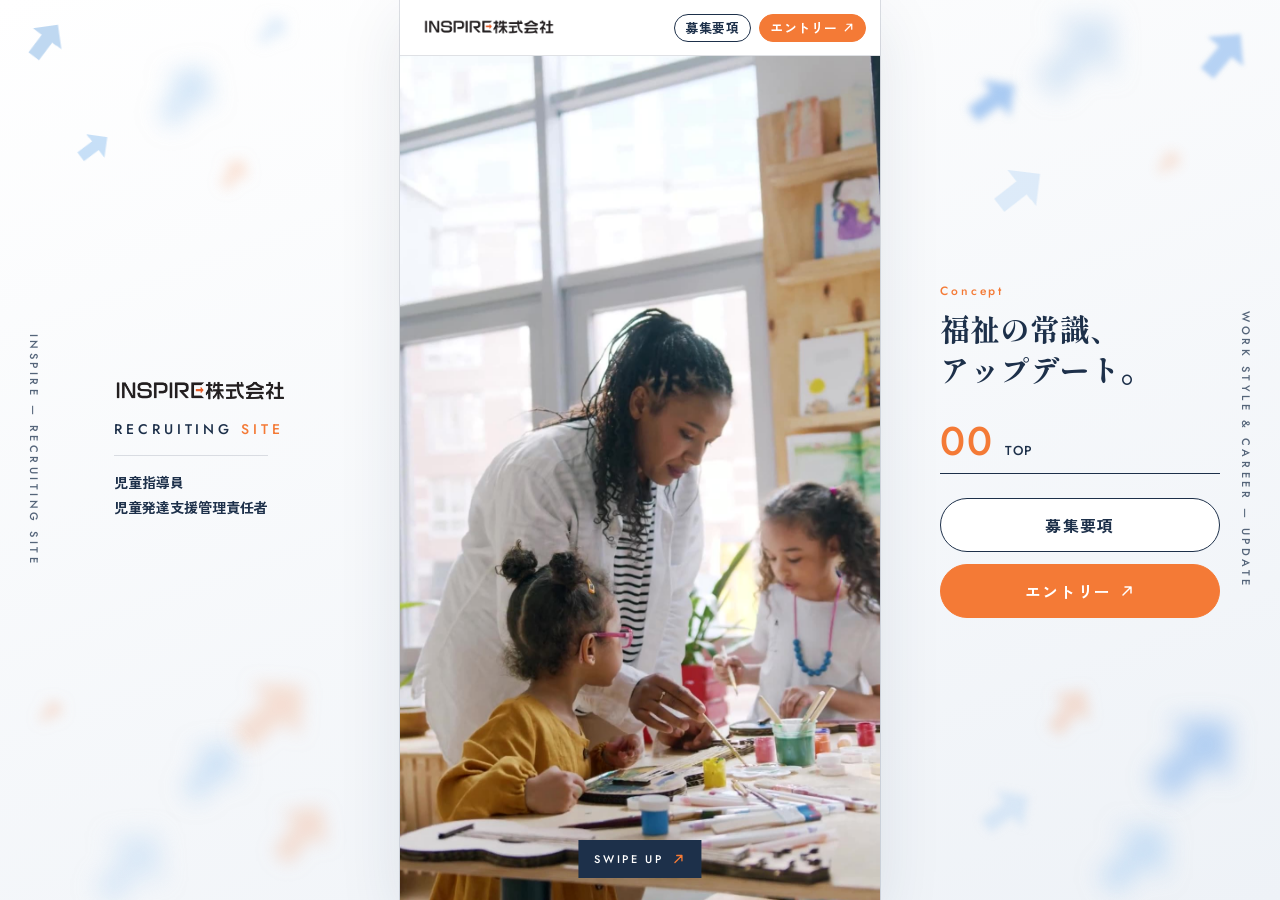
<file: v4/index.html>
<!doctype html>
<html lang="ja">
<head>
  <meta charset="utf-8">
  <meta name="viewport" content="width=device-width, initial-scale=1, viewport-fit=cover">
  <title>INSPIRE株式会社｜児童指導員・児童発達支援管理責任者 採用サイト</title>
  <meta name="description" content="INSPIRE株式会社 採用サイト。埼玉県川越市で児童指導員・児童発達支援管理責任者を募集しています。">
  <meta name="robots" content="noindex">
  <meta property="og:type" content="website">
  <meta property="og:site_name" content="INSPIRE株式会社 採用サイト">
  <meta property="og:title" content="INSPIRE株式会社｜児童指導員・児童発達支援管理責任者 採用サイト">
  <meta property="og:description" content="INSPIRE株式会社 採用サイト。埼玉県川越市で児童指導員・児童発達支援管理責任者を募集しています。">
  <meta property="og:url" content="https://inspire-recruit.pages.dev/">
  <meta property="og:image" content="https://inspire-recruit.pages.dev/assets/ogp.jpg">
  <meta property="og:image:width" content="1200">
  <meta property="og:image:height" content="630">
  <meta name="twitter:card" content="summary_large_image">
  <link rel="icon" href="assets/img/favicon.svg" type="image/svg+xml">
  <link rel="icon" href="assets/img/favicon-32.png" sizes="32x32">
  <link rel="apple-touch-icon" href="assets/img/apple-touch-icon.png">
  <link rel="preconnect" href="https://fonts.googleapis.com">
  <link rel="preconnect" href="https://fonts.gstatic.com" crossorigin>
  <link href="https://fonts.googleapis.com/css2?family=Jost:wght@400;500;600&family=Outfit:wght@500;600;700&family=Shippori+Mincho+B1:wght@600;700;800&family=Zen+Kaku+Gothic+New:wght@400;500;700&display=swap" rel="stylesheet">
  <link rel="stylesheet" href="tokens.css?v=v4b">
  <link rel="stylesheet" href="base.css?v=v4b">
  <link rel="stylesheet" href="intro.css?v=v4b">
  <link rel="stylesheet" href="pages.css?v=v4b">
</head>
<body>
  <svg width="0" height="0" class="defs" aria-hidden="true">
        <symbol id="ar" viewBox="0 0 24 24"><path d="M6 18L18 6M9 6h9v9" fill="none" stroke="currentColor" stroke-width="2.2" stroke-linecap="round" stroke-linejoin="round"/></symbol>
        <symbol id="up-mark" viewBox="0 0 100 100"><path d="M6 72 H54 Q80 72 80 46 V12" fill="none" stroke="currentColor" stroke-width="12" stroke-linecap="round" stroke-linejoin="round"/><path d="M62 30 L80 10 L98 30" fill="none" stroke="currentColor" stroke-width="12" stroke-linecap="round" stroke-linejoin="round"/></symbol>
    <symbol id="ar-fat" viewBox="-14 -14 128 128"><path d="M100 0V72L77 49L31 95L5 69L51 23L28 0Z" fill="currentColor"/></symbol>
    <symbol id="ar-solid" viewBox="0 0 129 106"><path d="M129 0L72 4L86 18L18 86L34 102L102 34L116 48Z" fill="currentColor"/></symbol>
    <symbol id="ar-shape" viewBox="0 0 100 100" preserveAspectRatio="none"><path d="M100 0V70L82 52L34 100H0V66L48 18L30 0Z" fill="none" stroke="currentColor" stroke-width="1.2" vector-effect="non-scaling-stroke" stroke-linejoin="round"/></symbol>
  <symbol id="ic-clock" viewBox="0 0 24 24"><circle cx="12" cy="12" r="8.5" fill="none" stroke="currentColor" stroke-width="1.6"/><path d="M12 7.5V12l3 2" fill="none" stroke="currentColor" stroke-width="1.6" stroke-linecap="round" stroke-linejoin="round"/></symbol>
    <symbol id="ic-home" viewBox="0 0 24 24"><path d="M4 11l8-6.5 8 6.5M6.5 9.5V19h11V9.5" fill="none" stroke="currentColor" stroke-width="1.6" stroke-linecap="round" stroke-linejoin="round"/><circle cx="12" cy="13.2" r="1.7" fill="none" stroke="currentColor" stroke-width="1.5"/><path d="M9.3 18.6c.4-1.9 1.4-2.8 2.7-2.8s2.3.9 2.7 2.8" fill="none" stroke="currentColor" stroke-width="1.5" stroke-linecap="round"/></symbol>
    <symbol id="ic-child" viewBox="0 0 24 24"><circle cx="12" cy="7" r="3.2" fill="none" stroke="currentColor" stroke-width="1.6"/><path d="M6.5 20c.6-4.2 2.8-6.6 5.5-6.6s4.9 2.4 5.5 6.6M9 13.8l-2.6-2.2M15 13.8l2.6-2.2" fill="none" stroke="currentColor" stroke-width="1.6" stroke-linecap="round"/></symbol>
    <symbol id="ic-staff" viewBox="0 0 24 24"><circle cx="9" cy="8" r="3" fill="none" stroke="currentColor" stroke-width="1.6"/><circle cx="17" cy="9.5" r="2.3" fill="none" stroke="currentColor" stroke-width="1.5"/><path d="M3.5 19.5c.5-3.6 2.7-5.6 5.5-5.6s5 2 5.5 5.6M14.6 14.3c.7-.4 1.5-.6 2.4-.6 2.2 0 3.8 1.6 4.2 4.6" fill="none" stroke="currentColor" stroke-width="1.6" stroke-linecap="round"/></symbol>
    <symbol id="ic-house" viewBox="0 0 24 24"><path d="M3.5 11L12 4l8.5 7M6 9.5V20h12V9.5M10 20v-5h4v5" fill="none" stroke="currentColor" stroke-width="1.6" stroke-linecap="round" stroke-linejoin="round"/><path d="M17 3.5v3M15.5 5h3" fill="none" stroke="currentColor" stroke-width="1.5" stroke-linecap="round"/></symbol>
  </svg>

  <div class="stage" data-bg="intro">
    <div class="stage-bg" aria-hidden="true"><i class="stage-bg__l stage-bg__l--sky"></i><i class="stage-bg__l stage-bg__l--navy"></i><i class="stage-bg__l stage-bg__l--warm"></i><i class="stage-bg__l stage-bg__l--paper"></i></div>
    <div class="stage-bokeh" aria-hidden="true"><i class="sbk" style="--pad:5px;left:2%;top:3%;--w:34px;--o:0.65;--b:0px;--r:-8deg;--t:15s"><img src="assets/img/ar/ar_34_9cc3ea_0.webp?v=v4b" alt="" decoding="async"></i><i class="sbk" style="--pad:35px;left:12%;top:8%;--w:56px;--o:0.55;--b:11px;--r:-9deg;--t:13s"><img src="assets/img/ar/ar_56_a9d0f3_11.webp?v=v4b" alt="" decoding="async"></i><i class="sbk" style="--pad:20px;left:20%;top:2%;--w:28px;--o:0.35;--b:6px;--r:3deg;--t:9s"><img src="assets/img/ar/ar_28_a9d0f3_6.webp?v=v4b" alt="" decoding="async"></i><i class="sbk" style="--pad:4px;left:6%;top:15%;--w:28px;--o:0.65;--b:0px;--r:8deg;--t:9s"><img src="assets/img/ar/ar_28_a9d0f3_0.webp?v=v4b" alt="" decoding="async"></i><i class="sbk" style="--pad:20px;left:17%;top:18%;--w:28px;--o:.2;--b:6px;--r:-9deg;--t:10s"><img src="assets/img/ar/ar_28_f47a36_6.webp?v=v4b" alt="" decoding="async"></i><i class="sbk" style="--pad:20px;left:3%;top:78%;--w:22px;--o:.2;--b:6px;--r:3deg;--t:10s"><img src="assets/img/ar/ar_22_f47a36_6.webp?v=v4b" alt="" decoding="async"></i><i class="sbk" style="--pad:35px;left:14%;top:83%;--w:56px;--o:0.55;--b:11px;--r:-5deg;--t:9s"><img src="assets/img/ar/ar_56_a9d0f3_11.webp?v=v4b" alt="" decoding="async"></i><i class="sbk" style="--pad:26px;left:21%;top:90%;--w:56px;--o:.2;--b:8px;--r:-7deg;--t:13s"><img src="assets/img/ar/ar_56_f47a36_8.webp?v=v4b" alt="" decoding="async"></i><i class="sbk" style="--pad:35px;left:7%;top:93%;--w:70px;--o:0.35;--b:11px;--r:-4deg;--t:12s"><img src="assets/img/ar/ar_70_a9d0f3_11.webp?v=v4b" alt="" decoding="async"></i><i class="sbk" style="--pad:26px;left:18%;top:76%;--w:70px;--o:.2;--b:8px;--r:4deg;--t:13s"><img src="assets/img/ar/ar_70_f47a36_8.webp?v=v4b" alt="" decoding="async"></i><i class="sbk" style="--pad:8px;right:3%;top:4%;--w:44px;--o:0.55;--b:2px;--r:-5deg;--t:14s"><img src="assets/img/ar/ar_44_7fb0ee_2.webp?v=v4b" alt="" decoding="async"></i><i class="sbk" style="--pad:35px;right:13%;top:2%;--w:84px;--o:0.35;--b:11px;--r:-1deg;--t:13s"><img src="assets/img/ar/ar_84_9cc3ea_11.webp?v=v4b" alt="" decoding="async"></i><i class="sbk" style="--pad:14px;right:21%;top:9%;--w:44px;--o:0.65;--b:4px;--r:9deg;--t:9s"><img src="assets/img/ar/ar_44_7fb0ee_4.webp?v=v4b" alt="" decoding="async"></i><i class="sbk" style="--pad:20px;right:8%;top:17%;--w:22px;--o:.2;--b:6px;--r:0deg;--t:10s"><img src="assets/img/ar/ar_22_f47a36_6.webp?v=v4b" alt="" decoding="async"></i><i class="sbk" style="--pad:6px;right:19%;top:19%;--w:44px;--o:0.35;--b:0px;--r:7deg;--t:13s"><img src="assets/img/ar/ar_44_a9d0f3_0.webp?v=v4b" alt="" decoding="async"></i><i class="sbk" style="--pad:35px;right:4%;top:80%;--w:84px;--o:0.55;--b:11px;--r:1deg;--t:13s"><img src="assets/img/ar/ar_84_7fb0ee_11.webp?v=v4b" alt="" decoding="async"></i><i class="sbk" style="--pad:20px;right:15%;top:77%;--w:44px;--o:.2;--b:6px;--r:-8deg;--t:11s"><img src="assets/img/ar/ar_44_f47a36_6.webp?v=v4b" alt="" decoding="async"></i><i class="sbk" style="--pad:14px;right:20%;top:88%;--w:44px;--o:0.35;--b:4px;--r:10deg;--t:13s"><img src="assets/img/ar/ar_44_a9d0f3_4.webp?v=v4b" alt="" decoding="async"></i><i class="sbk" style="--pad:35px;right:9%;top:92%;--w:70px;--o:0.55;--b:11px;--r:2deg;--t:14s"><img src="assets/img/ar/ar_70_a9d0f3_11.webp?v=v4b" alt="" decoding="async"></i></div>
    <aside class="rail rail--left" aria-hidden="true">
      <p class="rail__vert">INSPIRE — RECRUITING SITE</p>
      <div class="rail-logo">
        <img class="rail-logo__img" src="assets/img/logo.png" alt="" width="312" height="42" decoding="async">
        <p class="rail-logo__en">RECRUITING <em>SITE</em></p>
        <p class="rail-logo__jobs">児童指導員<br>児童発達支援管理責任者</p>
      </div>
    </aside>

    <div class="column" data-tone="light">
      <header class="site-header">
        <a class="logo" href="#top"><img src="assets/img/logo.png" alt="INSPIRE株式会社" width="312" height="42" decoding="async"></a>
        <nav class="header-nav" aria-label="メインナビゲーション">
          <a class="hb hb--req" href="#requirements">募集要項</a>
          <a class="hb hb--entry" href="#entry">エントリー<svg class="hb__ar" aria-hidden="true"><use href="#ar"/></svg></a>
        </nav>
      </header>

            <div class="lane" aria-hidden="true">
        <svg class="lane__svg"><defs><linearGradient id="lane-grad" x1="0" y1="1" x2="1" y2="0"><stop offset="0" stop-color="#fbc8a8"/><stop offset="1" stop-color="#f47a36"/></linearGradient></defs><path class="lane__track"/><path class="lane__line"/><g class="lane__head"><path d="M-9 -1L0 0L-1 9" fill="none" stroke-width="2.4" stroke-linecap="round" stroke-linejoin="round"/></g></svg>
        <p class="lane__tag"><span class="lane__up">UPDATE</span><span class="lane__now">01</span></p>
      </div>

      <main class="slider" id="slider" tabindex="-1">

        <section class="page page--hero" id="top" data-tone="dark" data-label="TOP">
          <h1 class="vh">INSPIRE株式会社 児童指導員・児童発達支援管理責任者 採用サイト</h1>
          <video class="hero__video" src="assets/hero.mp4?v=v4b" poster="assets/hero-poster.jpg?v=v4b" autoplay muted loop playsinline></video>
          <p class="hero__swipe" aria-hidden="true"><span>SWIPE UP</span><svg><use href="#ar"/></svg></p>
        </section>

        <section class="page page--fv" id="p1" data-delay="250" data-tone="light" data-label="CONCEPT" data-next="共感">
          <div class="bokeh bokeh--ar" aria-hidden="true"><i class="bka" style="--pad:14px;left:-10px;top:15.8%;--w:64px;--o:0.95;--b:4px;--r:-6deg;--t:9s;--d:0ms"><img src="assets/img/ar/ar_64_a9d0f3_4.webp?v=v4b" alt="" decoding="async"></i><i class="bka" style="--pad:4px;left:150px;top:15%;--w:32px;--o:1.00;--b:0px;--r:6deg;--t:8s;--d:70ms"><img src="assets/img/ar/ar_32_7fb0ee_0.webp?v=v4b" alt="" decoding="async"></i><i class="bka" style="--pad:11px;left:172px;top:21.5%;--w:48px;--o:0.85;--b:3px;--r:-4deg;--t:10s;--d:140ms"><img src="assets/img/ar/ar_48_a9d0f3_3.webp?v=v4b" alt="" decoding="async"></i><i class="bka" style="--pad:17px;right:-34px;top:31%;--w:59px;--o:0.90;--b:5px;--r:4deg;--t:11s;--d:45ms"><img src="assets/img/ar/ar_59_a9d0f3_5.webp?v=v4b" alt="" decoding="async"></i><i class="bka" style="--pad:5px;right:20px;top:49.7%;--w:37px;--o:0.95;--b:1px;--r:-6deg;--t:8s;--d:210ms"><img src="assets/img/ar/ar_37_7fb0ee_1.webp?v=v4b" alt="" decoding="async"></i><i class="bka" style="--pad:20px;right:-10px;top:57.2%;--w:81px;--o:0.55;--b:6px;--r:4deg;--t:12s;--d:110ms"><img src="assets/img/ar/ar_81_f47a36_6.webp?v=v4b" alt="" decoding="async"></i><i class="bka" style="--pad:4px;right:30px;top:66.3%;--w:27px;--o:1.00;--b:0px;--r:8deg;--t:9s;--d:280ms"><img src="assets/img/ar/ar_27_9cc3ea_0.webp?v=v4b" alt="" decoding="async"></i><i class="bka" style="--pad:17px;right:-14px;top:70.8%;--w:67px;--o:0.85;--b:5px;--r:-4deg;--t:10s;--d:180ms"><img src="assets/img/ar/ar_67_a9d0f3_5.webp?v=v4b" alt="" decoding="async"></i><i class="bka" style="--pad:11px;left:-26px;top:88%;--w:45px;--o:0.90;--b:3px;--r:6deg;--t:11s;--d:320ms"><img src="assets/img/ar/ar_45_a9d0f3_3.webp?v=v4b" alt="" decoding="async"></i><i class="bka" style="--pad:8px;right:92px;top:88.1%;--w:35px;--o:0.85;--b:2px;--r:-8deg;--t:9s;--d:250ms"><img src="assets/img/ar/ar_35_7fb0ee_2.webp?v=v4b" alt="" decoding="async"></i><i class="bka" style="--pad:20px;right:70px;top:86.5%;--w:54px;--o:0.50;--b:6px;--r:4deg;--t:12s;--d:350ms"><img src="assets/img/ar/ar_54_f47a36_6.webp?v=v4b" alt="" decoding="async"></i></div>
          <svg class="bg-graph rv" viewBox="0 0 400 700" preserveAspectRatio="none" aria-hidden="true"><path class="bg-graph__area" d="M-20 650 C 120 645, 230 610, 300 500 C 350 420, 380 260, 420 40 L420 720 L-20 720Z"/><path class="bg-graph__line" pathLength="1" d="M-20 650 C 120 645, 230 610, 300 500 C 350 420, 380 260, 420 40"/></svg>
          <div class="page__inner">
            <div class="fv__top">
              <p class="page__label fv__big rv" aria-hidden="true"><b style="--i:0">U</b><b style="--i:1">P</b><b style="--i:2">D</b><b style="--i:3">A</b><b style="--i:4">T</b><b style="--i:5" class="fv__e">E<i class="e-ar"></i></b></p>
              <svg class="fv__mark" viewBox="0 0 400 120" preserveAspectRatio="none" aria-hidden="true"><path class="fv__mark-run" d="M4 108 H340 Q372 108 372 76 V20" pathLength="1"/><path class="fv__mark-head" d="M350 40 L372 16 L394 40" pathLength="1"/></svg>
              <figure class="fv__photo rv">
                <img src="assets/photo/fv-main.webp?v=v4b" alt="" decoding="async">
                <svg class="fv__outline" aria-hidden="true"><use href="#ar-shape"/></svg>
              </figure>
              <figure class="fv__photo2 rv"><img src="assets/photo/fv-sub.webp?v=v4b" alt="" decoding="async"></figure>
              <p class="page__label fv__en" aria-hidden="true">for the<br>Welfare.</p>
            </div>
            <h2 class="fv__copy"><span class="ln rv">福祉の常識、</span><span class="ln rv"><em class="up rw">アップデート。</em></span></h2>
            <p class="fv__sub"><span class="ln rv">働き方も、キャリアも、その先へ。</span></p>
            <p class="body"><span class="ln rv">子どもたちの未来を支える仕事だからこそ、</span><span class="ln rv">働く私たちの未来も、<span class="nb">もっと自由でいい。</span></span></p>
            <p class="body"><span class="ln rv">子育ても、キャリアも、収入も。</span><span class="ln rv"><span class="shout"><span class="shout__q">「</span>福祉だから仕方ない<span class="shout__q">」</span>で諦めない。</span></span></p>
            <p class="fv__sign"><span class="ln rv">INSPIRE株式会社 RECRUIT</span></p>
          </div>
        </section>

        <section class="page page--empathy" id="p2" data-tone="dark" data-label="EMPATHY" data-next="想い・ビジョン">
          <div class="bokeh" aria-hidden="true"><i class="bk bk--1"><b></b></i><i class="bk bk--2"><b></b></i></div>
          <svg class="bg-graph rv" viewBox="0 0 400 700" preserveAspectRatio="none" aria-hidden="true"><path class="bg-graph__area" d="M-20 650 C 120 645, 230 610, 300 500 C 350 420, 380 260, 420 40 L420 720 L-20 720Z"/><path class="bg-graph__line" pathLength="1" d="M-20 650 C 120 645, 230 610, 300 500 C 350 420, 380 260, 420 40"/></svg>
          <div class="page__inner">
            <h2 class="ttl"><span class="ln rv">その<em class="q">「仕方ない」</em>、</span><span class="ln rv">誰が決めた？</span><div class="emp-photos rv" aria-hidden="true"><figure class="ep ep--1"><img src="assets/photo/p2-mom.webp?v=v4b" alt="" decoding="async"></figure><figure class="ep ep--2"><img src="assets/photo/p2-sub.webp?v=v4b" alt="" decoding="async"></figure></div></h2>
            <div class="emp-mid">
              <ul class="voices">
                <li class="voice rv"><span class="page__label voice__no" aria-hidden="true">VOICE 01</span><span class="voice__in">「子どもがいるから、<span class="nb">仕事はセーブしなきゃ」</span></span></li>
                <li class="voice rv"><span class="page__label voice__no" aria-hidden="true">VOICE 02</span><span class="voice__in">「福祉の仕事だから、<span class="nb">収入はこのくらい」</span></span></li>
                <li class="voice rv"><span class="page__label voice__no" aria-hidden="true">VOICE 03</span><span class="voice__in">「資格を取ったら、<span class="nb">もうキャリアは頭打ち」</span></span></li>
              </ul>
            </div>
            <p class="body"><span class="ln rv">いつの間にか、そんな常識に<span class="nb">自分の可能性を</span><span class="nb">狭められていませんか？</span></span></p>
            <p class="body"><span class="ln rv">誰かの成長を支える仕事なのに、</span><span class="ln rv">自分自身の成長を<span class="nb">諦めるなんてもったいない。</span></span></p>
            <p class="body body--close"><span class="ln rv">家庭も、仕事も、将来も。</span><span class="ln rv"><span>全部大切にしたいという気持ちを、<span class="nb">INSPIREは応援します。</span></span></span></p>
          </div>
        </section>

        <section class="page page--vision" id="p3" data-tone="light" data-label="VISION" data-next="子育て支援・働き方">
          <div class="bokeh" aria-hidden="true"><i class="bk bk--1"><b></b></i><i class="bk bk--2"><b></b></i></div>
          <svg class="bg-graph rv" viewBox="0 0 400 700" preserveAspectRatio="none" aria-hidden="true"><path class="bg-graph__area" d="M-20 650 C 120 645, 230 610, 300 500 C 350 420, 380 260, 420 40 L420 720 L-20 720Z"/><path class="bg-graph__line" pathLength="1" d="M-20 650 C 120 645, 230 610, 300 500 C 350 420, 380 260, 420 40"/></svg>
          <div class="page__inner">
            <div class="vband rv">
              <figure class="vband__photo"><img src="assets/photo/p3-main.webp?v=v4b" alt="" decoding="async"></figure>
              <p class="page__label vband__en" aria-hidden="true">OUR VISION</p>
            </div>
            <h2 class="ttl"><span class="ln rv">子どもの未来を変えるなら、</span><span class="ln rv"><em class="up">働く大人の未来から。</em></span></h2>
            <p class="body"><span class="ln rv">私たちがアップデートしたいのは、<span class="nb">子どもたちへの支援だけでは</span><span class="nb">ありません。</span></span></p>
            <ul class="steps">
              <li class="step rv"><span class="page__label step__no" aria-hidden="true">01</span><i class="dot">・</i>年齢や社歴に縛られない評価</li>
              <li class="step rv"><span class="page__label step__no" aria-hidden="true">02</span><i class="dot">・</i>子育てとキャリアを両立できる環境</li>
              <li class="step rv"><span class="page__label step__no" aria-hidden="true">03</span><i class="dot">・</i>一人ひとりの意見を大切にする組織</li>
            </ul>
            <p class="body"><span class="ln rv">働く人が前向きに挑戦できる環境があってこそ、<span class="nb">子どもたちへの支援も、</span><span class="nb">施設も、</span><span class="nb">もっと良くしていけるはず。</span></span></p>
            <p class="close"><span class="ln rv">INSPIREは、福祉の新しい当たり前を</span><span class="ln rv">つくっていきます。</span></p>
          </div>
        </section>

                <section class="page page--work" id="p4" data-tone="light" data-bg="sky" data-label="WORK STYLE" data-next="評価制度・収入">
          <div class="wk-venn" aria-hidden="true"><i class="wk-venn__c wk-venn__c--life rv"></i><i class="wk-venn__c wk-venn__c--work rv"></i></div>
          <div class="page__inner">
            <div class="wk-top">
              <p class="page__label wk-big rv" aria-hidden="true"><b style="--i:0">WORK</b><b style="--i:1"><span class="wk-big__amp">&amp;</span>LIFE</b></p>
              <figure class="wk-photo rv" aria-hidden="true"><img src="assets/photo/8540373.webp?v=v4b" alt="" decoding="async"></figure>
            </div>
            <h2 class="ttl"><span class="ln rv">「子どもがいるから」で、</span><span class="ln rv">夢を小さくしなくていい。</span></h2>
            <p class="wk-lead"><span class="ln rv">子育て中でも、キャリアを諦めない。</span></p>
            <ul class="wk-sys">
              <li class="wk-sys__row rv"><svg class="wk-sys__ic" aria-hidden="true"><use href="#ic-clock"/></svg><span class="body">INSPIREには、<b class="kw">時短勤務制度</b>や<b class="kw">子どもの看護休暇</b>、<b class="kw">パパ育休</b>の取得実績があります。</span></li>
              <li class="wk-sys__row rv"><svg class="wk-sys__ic" aria-hidden="true"><use href="#ic-home"/></svg><span class="body">さらに、保育園へのお迎え後、勤務が終わるまで<b class="kw">子どもを施設で預かる制度</b>も用意。</span></li>
            </ul>
            <ul class="voices voices--light">
              <li class="voice rv"><span class="voice__in">「働きたいけれど、<span class="nb">お迎えがある」</span></span></li>
              <li class="voice rv"><span class="voice__in">「正社員として<span class="nb">キャリアを続けたい」</span></span></li>
            </ul>
            <p class="body"><span class="ln rv">そんな気持ちを大切にできる環境づくりを進めています。</span></p>
            <p class="wk-close"><span class="ln rv"><span class="nb">家庭を大事にすることも、</span><span class="nb">仕事に本気になることも、</span></span><span class="ln rv wk-close__big"><span class="nb">どちらか一つに</span><span class="nb">決めなくていいんです。</span></span></p>
          </div>
        </section>

                <section class="page page--eval" id="p5" data-tone="dark" data-bg="navy" data-label="EVALUATION" data-next="社風・キャリアアップ">
          <div class="page__inner">
            <h2 class="ttl"><span class="ln rv"><em class="q">年功序列？</em></span><span class="ln rv">そのルール、<span class="nb">うちにはいらない。</span></span></h2>
            <div class="ev-mid">
              <p class="ev-lead"><span class="ln rv">昇給機会は、<span class="ev-lead__big">年<b class="ev-num">2</b>回。</span></span></p>
              <ul class="voices">
                <li class="voice rv"><span class="voice__in">「長く働いているから偉い」</span></li>
                <li class="voice rv"><span class="voice__in">「若いから、まだ早い」</span></li>
              </ul>
            </div>
            <p class="body"><span class="ln rv">そんな考え方にとらわれず、日々の頑張りや支援力、周囲への貢献を評価します。</span></p>
            <ul class="steps ev-steps">
              <li class="step rv"><span class="page__label step__no" aria-hidden="true">01</span><i class="dot">・</i>子どもへの向き合い方を工夫した</li>
              <li class="step rv"><span class="page__label step__no" aria-hidden="true">02</span><i class="dot">・</i>スタッフを育てた</li>
              <li class="step rv"><span class="page__label step__no" aria-hidden="true">03</span><i class="dot">・</i>施設を良くするために行動した</li>
            </ul>
            <p class="body"><span class="ln rv">そうした一つひとつの積み重ねを、きちんと見ていきたい。</span></p>
            <p class="ev-close"><span class="ln rv">頑張る人が、頑張った分だけ</span><span class="ln rv">次のチャンスを目指せる会社です。</span></p>
          </div>
        </section>

        <section class="page page--culture" id="p6" data-tone="light" data-bg="warm" data-label="CULTURE" data-next="仕事内容① 児童指導員">
          <figure class="pg-photo pg-photo--culture rv" aria-hidden="true"><img src="assets/photo/p6-team.webp?v=v4b" alt="" decoding="async"></figure>
          <div class="page__inner">
            <p class="page__label pg-en rv" aria-hidden="true">CULTURE</p>
            <h2 class="ttl"><span class="ln rv">「まだ若いから」じゃなく、</span><span class="ln rv"><span class="cu-hi">「やってみよう！」</span><span class="nb">が似合う会社。</span></span></h2>
            <p class="body"><span class="ln rv">INSPIREでは、年齢や社歴に関係なく、<b class="kw">意見を出せる風通しの良さ</b>を大切にしています。</span></p>
            <p class="body"><span class="ln rv"><b class="kw">月1回の面談制度</b>もあり、仕事の悩みや今後のキャリアについて話せる機会を設けています。</span></p>
            <p class="cu-case rv"><span class="page__label cu-case__tag" aria-hidden="true">CASE</span><span class="body">実際に、異業種から福祉業界へ転職し、<em class="dots">入社6年目でマネージャー</em>になった社員も。</span></p>
            <p class="pg-close"><span class="ln rv">大切なのは、何年働いたかではなく、</span><span class="ln rv">これから何に挑戦するか。</span></p>
            <p class="body"><span class="ln rv">会社の成長を、誰かに任せるだけではなく、自分たちでつくっていける職場です。</span></p>
          </div>
        </section>

                <section class="page page--job" id="p7" data-tone="light" data-bg="sky" data-label="JOB 01" data-next="仕事内容② 児発管">
          <div class="page__inner">
            <div class="jb-head">
              <p class="jb-name"><span class="ln rv">児童指導員</span></p>
              <div class="jb-head__main">
                <p class="page__label pg-en rv" aria-hidden="true">JOB 01</p>
                <h2 class="ttl"><span class="ln rv">子どもの<span class="nb">「できた！」が、</span></span><span class="ln rv"><span class="jb-hi">あなたの成長</span>にもなる。</span></h2>
              </div>
            </div>
            <p class="body"><span class="ln rv">思うように気持ちを伝えられない子、</span><span class="ln rv">集団の中に入ることが苦手な子など、</span><span class="ln rv">一人ひとりの特性に合わせた支援を行います。</span></p>
            <div class="think">
              <figure class="think__photo rv" aria-hidden="true"><img src="assets/photo/8612923.webp?v=v4b" alt="" decoding="async"></figure>
              <ul class="think__list">
                <li class="think__msg rv"><span>「どうしたら伝わるだろう？」</span></li>
                <li class="think__msg rv"><span>「次はこんな方法を試してみよう！」</span></li>
              </ul>
            </div>
            <p class="body"><span class="ln rv">正解が一つではないからこそ、自分で考えて行動することが大切です。</span></p>
            <p class="body"><span class="ln rv">子どもの小さな成長を喜びながら、自分自身の支援力も磨いていく。</span></p>
            <p class="pg-close pg-close--s"><span class="ln rv"><mark class="mk">将来的には施設運営やマネジメントへの挑戦も目指せます。</mark></span></p>
          </div>
        </section>

                <section class="page page--job2" id="p8" data-tone="dark" data-bg="navy" data-label="JOB 02" data-next="クロージング">
          <div class="page__inner">
            <figure class="j2-photo rv" aria-hidden="true"><img src="assets/photo/p3-sub.webp?v=v4b" alt="" decoding="async"></figure>
            <p class="page__label pg-en rv" aria-hidden="true">JOB 02</p>
            <p class="j2-job"><span class="ln rv">児童発達支援管理責任者</span></p>
            <h2 class="ttl"><span class="ln rv">児発管の、その先へ。</span><span class="ln rv">今度は<span class="j2-hi">施設を育てる側</span>に。</span></h2>
            <p class="body"><span class="ln rv">私たちが求めているのは、施設に配置するためだけの児発管ではありません。</span></p>
            <p class="body"><span class="ln rv">これまでの支援経験を活かし、スタッフを育て、支援方法を見直し、施設をもっと良くしていく存在です。</span></p>
            <p class="j2-quote"><span class="ln rv">「こうすれば、もっと良くなる」</span></p>
            <p class="body"><span class="ln rv">その気づきを、施設づくりに活かしてほしい。</span></p>
            <p class="body"><span class="ln rv">現場を支えるだけでなく、組織を成長させる側へ。</span></p>
            <p class="pg-close pg-close--s"><span class="ln rv">あなたの経験を、次の役職や収入につながるキャリアへと広げていきませんか？</span></p>
          </div>
        </section>

                <section class="page page--finale" id="p9" data-tone="light" data-bg="sky" data-label="MESSAGE" data-next="会社概要">
          <figure class="fn-bg rv" aria-hidden="true"><img src="assets/photo/p9-staff.webp?v=v4b" alt="" decoding="async"></figure>
          <div class="page__inner">
            <p class="page__label pg-en rv" aria-hidden="true">MESSAGE</p>
            <h2 class="ttl fn-ttl"><span class="ln rv">福祉の未来も、</span><span class="ln rv">あなたの未来も。</span><span class="ln rv"><span class="fn-hi">まだまだ、これから。</span></span></h2>
            <ul class="fn-list">
              <li class="rv"><i class="dot">・</i>子どもたちの成長を支えること</li>
              <li class="rv"><i class="dot">・</i>家族との時間を大切にすること</li>
              <li class="rv"><i class="dot">・</i><span class="nb">自分のスキルを磨き、</span><span class="nb">収入やキャリアを高めていくこと</span></li>
            </ul>
            <p class="body"><span class="ln rv">どれか一つだけを選ぶ必要はありません。</span></p>
            <p class="body"><span class="ln rv">これまでの福祉の当たり前にとらわれず、もっと自由に、もっと前向きに働いていこう。</span></p>
            <p class="pg-close"><span class="ln rv">次にアップデートするのは、</span><span class="ln rv"><mark class="mk">あなたの働き方。</mark></span></p>
            <p class="fn-sign"><span class="ln rv">INSPIRE株式会社で、新しい一歩を。</span></p>
          </div>
        </section>

                <section class="page page--company" id="company" data-tone="light" data-bg="paper" data-label="COMPANY" data-next="募集要項">
          <div class="bokeh bokeh--ar bokeh--co" aria-hidden="true"><i class="bka" style="--pad:35px;left:-26px;top:9%;--w:84px;--o:0.6;--b:11px;--r:-4deg;--t:12s;--d:0ms"><img src="assets/img/ar/ar_84_9cc3ea_11.webp?v=v4b" alt="" decoding="async"></i><i class="bka" style="--pad:20px;left:30%;top:20%;--w:28px;--o:0.55;--b:6px;--r:6deg;--t:9s;--d:90ms"><img src="assets/img/ar/ar_28_f47a36_6.webp?v=v4b" alt="" decoding="async"></i><i class="bka" style="--pad:14px;left:46%;top:10%;--w:44px;--o:0.75;--b:4px;--r:-6deg;--t:10s;--d:160ms"><img src="assets/img/ar/ar_44_7fb0ee_4.webp?v=v4b" alt="" decoding="async"></i><i class="bka" style="--pad:26px;right:20%;top:17%;--w:56px;--o:0.5;--b:8px;--r:4deg;--t:13s;--d:60ms"><img src="assets/img/ar/ar_56_f47a36_8.webp?v=v4b" alt="" decoding="async"></i><i class="bka" style="--pad:20px;right:-6px;top:8%;--w:22px;--o:0.6;--b:6px;--r:-8deg;--t:8s;--d:220ms"><img src="assets/img/ar/ar_22_f47a36_6.webp?v=v4b" alt="" decoding="async"></i><i class="bka" style="--pad:4px;right:6%;top:24%;--w:27px;--o:0.9;--b:0px;--r:8deg;--t:9s;--d:280ms"><img src="assets/img/ar/ar_27_9cc3ea_0.webp?v=v4b" alt="" decoding="async"></i><i class="bka" style="--pad:20px;left:-10px;top:78%;--w:44px;--o:0.55;--b:6px;--r:-5deg;--t:11s;--d:120ms"><img src="assets/img/ar/ar_44_f47a36_6.webp?v=v4b" alt="" decoding="async"></i><i class="bka" style="--pad:35px;left:24%;top:84%;--w:70px;--o:0.6;--b:11px;--r:3deg;--t:13s;--d:40ms"><img src="assets/img/ar/ar_70_a9d0f3_11.webp?v=v4b" alt="" decoding="async"></i><i class="bka" style="--pad:8px;left:56%;top:92%;--w:35px;--o:0.85;--b:2px;--r:-8deg;--t:9s;--d:200ms"><img src="assets/img/ar/ar_35_7fb0ee_2.webp?v=v4b" alt="" decoding="async"></i><i class="bka" style="--pad:20px;right:-28px;top:76%;--w:81px;--o:0.45;--b:6px;--r:4deg;--t:12s;--d:150ms"><img src="assets/img/ar/ar_81_f47a36_6.webp?v=v4b" alt="" decoding="async"></i><i class="bka" style="--pad:5px;right:30%;top:80%;--w:37px;--o:0.85;--b:1px;--r:6deg;--t:8s;--d:260ms"><img src="assets/img/ar/ar_37_7fb0ee_1.webp?v=v4b" alt="" decoding="async"></i></div>
          <div class="page__inner">
            <p class="page__label pg-en rv" aria-hidden="true">COMPANY</p>
            <div class="co rv">
              <img class="co__logo" src="assets/img/logo.png" alt="" width="312" height="42" decoding="async">
              <dl class="co__list">
                <div class="row"><dt><i>【</i>会社名<i>】</i></dt><dd>INSPIRE株式会社</dd></div>
                <div class="row"><dt><i>【</i>代表取締役<i>】</i></dt><dd>中澤正宏</dd></div>
                <div class="row"><dt><i>【</i>本社<i>】</i></dt><dd><span class="nb">〒350-0044　</span><span class="nb">埼玉県川越市通町5-4 </span><span class="nb">第一山田ビル501</span></dd></div>
                <div class="row"><dt><i>【</i>TEL<i>】</i></dt><dd>049-277-5608</dd></div>
              </dl>
            </div>
          </div>
        </section>

                <section class="page page--req page--scroll" id="requirements" data-tone="light" data-bg="paper" data-label="RECRUIT" data-next="エントリー">
          <div class="page__inner">
            <p class="page__label pg-en rv" aria-hidden="true">RECRUIT</p>
            <div class="req" data-tab="1">
              <div class="page__label req__tabs" role="tablist" aria-label="職種"><button type="button" role="tab" class="req__tab is-on" aria-selected="true" data-t="1">児童指導員</button><button type="button" role="tab" class="req__tab" aria-selected="false" data-t="2">児童発達支援管理責任者</button></div>
              <dl class="req__list">
                <div class="row rv"><dt>職種<i>： </i></dt><dd><span class="t1"><i>① </i><b class="req__job">児童指導員</b></span><span class="t2"><i> ② </i><b class="req__job">児童発達支援管理責任者</b></span></dd></div>
                <div class="row rv"><dt>仕事内容<i>： </i></dt><dd><span class="t1"><i>① 児童指導員 </i>児童発達支援・放課後等デイサービスにおける、子ども一人ひとりの特性に合わせた療育・発達支援。職員同士で連携しながら、子どもたちの成長をサポートします。</span><span class="t2"><i>② 児童発達支援管理責任者 </i>子ども一人ひとりに合わせた支援方針の検討、スタッフへの指導・育成、施設運営、業務改善など。これまでの経験を活かし、施設全体の支援の質を高める役割を担います。</span></dd></div>
                <div class="row rv"><dt>雇用形態<i>： </i></dt><dd>正社員</dd></div>
                <div class="row rv"><dt>給与<i>： </i></dt><dd><span class="t1"><i>① </i>児童指導員：<b class="req__pay">月給220,000円〜</b></span><span class="t2"><i> ② </i>児童発達支援管理責任者：<b class="req__pay">月給250,000円〜</b></span><span class="sub">- 昇給機会：年2回</span><span class="sub">- 試用期間終了後：月給10,000円アップ</span><span class="sub">- 固定残業代10時間分を含む（金額確認中）</span></dd></div>
                <div class="row rv"><dt>試用期間<i>： </i></dt><dd>6ヶ月（試用期間終了後、月給10,000円アップ）</dd></div>
              <div class="row rv"><dt>勤務地<i>： </i></dt><dd><span>〒350-0044 埼玉県川越市通町5-4 第一山田ビル501</span><span class="sub">- 西武新宿線「本川越駅」徒歩約5分</span><span class="sub">- 東武東上線「川越駅」徒歩約10分</span><span class="sub">- 東武東上線「川越市駅」徒歩約12分</span><span class="sub">- 転勤なし</span></dd></div>
              <div class="row rv"><dt>勤務時間<i>： </i></dt><dd><span>10:00〜19:00（シフト制） 実働8時間／休憩1時間</span><span class="sub">※時短勤務制度あり</span></dd></div>
              <div class="row rv"><dt>休日休暇<i>：</i></dt><dd><span class="sub">- 週休2日制（シフト制）</span><span class="sub">- 年間休日120日</span><span class="sub">- 祝日・お盆・シルバーウィーク等は会社カレンダーに準ずる</span><span class="sub">- 子どもの看護休暇</span></dd></div>
            
                <div class="row row--wide rv"><dt>福利厚生<i>：</i></dt><dd><span class="sub">- 社会保険完備</span><span class="sub">- 交通費支給</span><span class="sub">- 昇給機会年2回</span><span class="sub">- 時短勤務制度</span><span class="sub">- 子どもの看護休暇</span><span class="sub">- パパ育休取得実績あり</span><span class="sub">- 保育園へのお迎え後、勤務終了まで<span class="nb">子どもを施設で預かる制度あり</span></span><span class="sub">- 各種研修制度</span><span class="sub">- 月1回の面談制度</span></dd></div>
            
              </dl>
            </div>
          </div>
        </section>                <section class="page page--entry page--scroll" id="entry" data-tone="light" data-bg="paper" data-label="ENTRY" data-next="">
          <div class="page__inner">
            <p class="page__label pg-en rv" aria-hidden="true">ENTRY</p>
            <h2 class="ttl en-ttl"><span class="ln rv">福祉の常識、アップデート。</span></h2>
            <form class="entry" id="entry-form" novalidate>
              <p class="entry__head">【項目】</p>
              <label class="entry__f"><span class="entry__l">名前<b>（必須）</b></span><input type="text" name="name" autocomplete="name" required></label>
              <label class="entry__f"><span class="entry__l">メールアドレス<b>（必須）</b></span><input type="email" name="email" autocomplete="email" required></label>
              <label class="entry__f"><span class="entry__l">電話番号<b class="is-opt">（任意）</b></span><input type="tel" name="tel" autocomplete="tel"></label>
              <label class="entry__f"><span class="entry__l">面談ご希望の日時<b class="is-opt">（任意）</b></span><input type="text" name="date"></label>
              <label class="entry__f"><span class="entry__l">志望動機・ご質問<b class="is-opt">(任意)</b></span><textarea name="message"></textarea></label>
              <label class="entry__f"><span class="entry__l">当社を知ったきっかけ<b class="is-opt">（任意）</b></span>
                <span class="page__label entry__sel"><select name="source"><option value="">選択してください</option><option>知人の紹介</option><option>SNS（Instagramなど）</option><option>求人媒体（Indeedなど）</option><option>その他</option></select></span></label>
              <div class="page__label entry__btn"><button class="entry__send" type="button">送信する</button></div>
              <p class="entry__msg" role="status" aria-live="polite"></p>
            
            </form>
          </div>
        </section>

      </main>

      <a class="nextbtn" href="#" aria-label="次のページへ"><span class="nextbtn__t"><small>NEXT</small><span class="nextbtn__name"></span></span><span class="nextbtn__ar"><svg aria-hidden="true"><use href="#ar"/></svg></span></a>
    </div>

    <aside class="rail rail--right">
      <div class="rail-side">
        <p class="rail-side__label">Concept</p>
        <p class="rail-side__concept">福祉の常識、<br>アップデート。</p>
        <p class="rail-side__page" aria-hidden="true"><span class="rail-side__now">00</span><span class="rail-side__name">TOP</span></p>
        <div class="rail-side__btns">
          <a class="btn btn--line" href="#requirements">募集要項</a>
          <a class="btn btn--fill" href="#entry">エントリー<svg aria-hidden="true"><use href="#ar"/></svg></a>
        </div>
      </div>
      <p class="rail__vert rail__vert--r" aria-hidden="true">WORK STYLE &amp; CAREER — UPDATE</p>
    </aside>
  </div>

  <script src="script.js?v=v4b"></script>
  <script src="ins.js?v=v4b"></script>
  <script src="pages.js?v=v4b"></script>
</body>
</html>
</file>
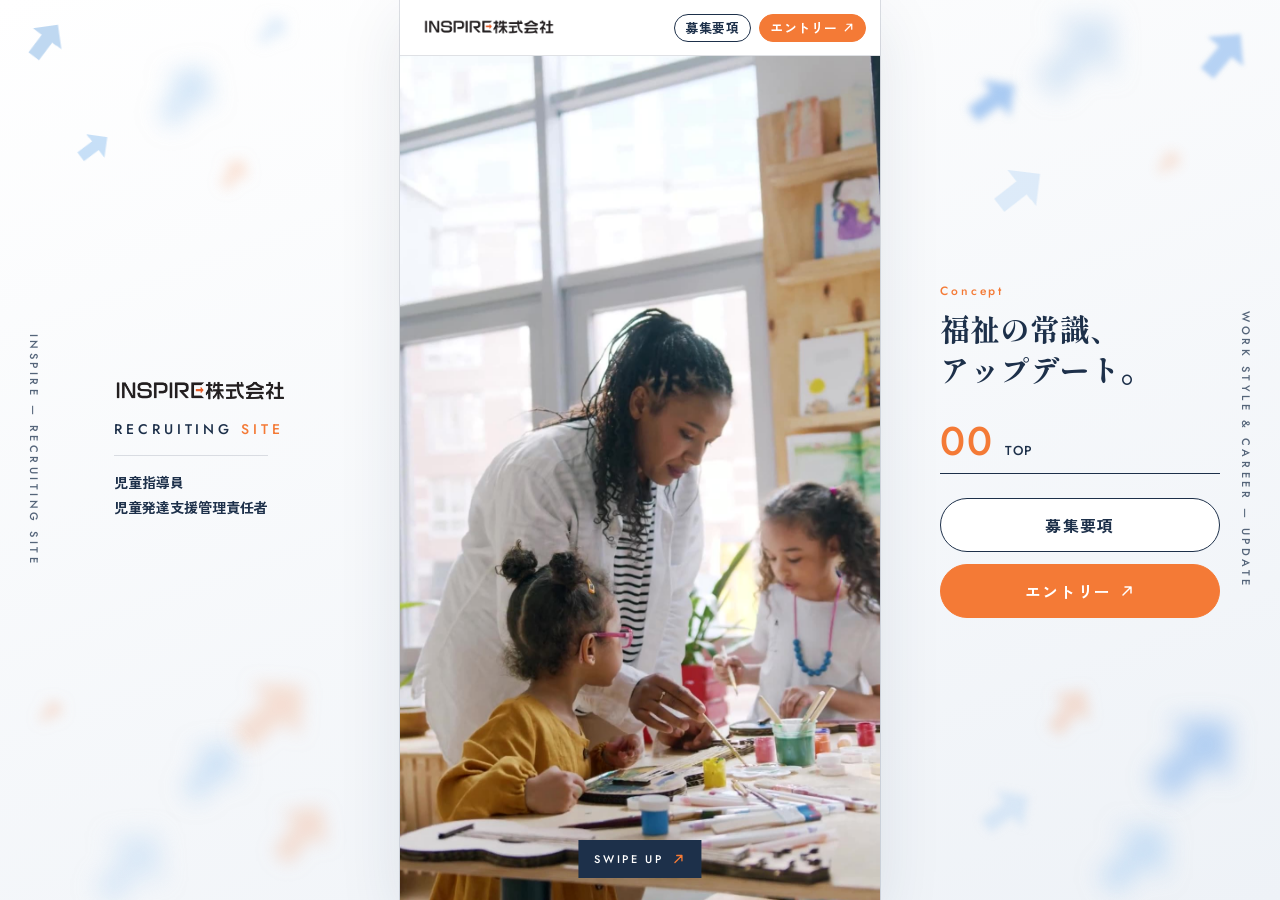
<file: v5/index.html>
<!doctype html>
<html lang="ja">
<head>
  <meta charset="utf-8">
  <meta name="viewport" content="width=device-width, initial-scale=1, viewport-fit=cover">
  <title>INSPIRE株式会社｜児童指導員・児童発達支援管理責任者 採用サイト</title>
  <meta name="description" content="INSPIRE株式会社 採用サイト。埼玉県川越市で児童指導員・児童発達支援管理責任者を募集しています。">
  <meta name="robots" content="noindex">
  <meta property="og:type" content="website">
  <meta property="og:site_name" content="INSPIRE株式会社 採用サイト">
  <meta property="og:title" content="INSPIRE株式会社｜児童指導員・児童発達支援管理責任者 採用サイト">
  <meta property="og:description" content="INSPIRE株式会社 採用サイト。埼玉県川越市で児童指導員・児童発達支援管理責任者を募集しています。">
  <meta property="og:url" content="https://inspire-recruit.pages.dev/">
  <meta property="og:image" content="https://inspire-recruit.pages.dev/assets/ogp.jpg">
  <meta property="og:image:width" content="1200">
  <meta property="og:image:height" content="630">
  <meta name="twitter:card" content="summary_large_image">
  <link rel="icon" href="assets/img/favicon.svg" type="image/svg+xml">
  <link rel="icon" href="assets/img/favicon-32.png" sizes="32x32">
  <link rel="apple-touch-icon" href="assets/img/apple-touch-icon.png">
  <link rel="preconnect" href="https://fonts.googleapis.com">
  <link rel="preconnect" href="https://fonts.gstatic.com" crossorigin>
  <link href="https://fonts.googleapis.com/css2?family=Jost:wght@400;500;600&family=Outfit:wght@500;600;700&family=Shippori+Mincho+B1:wght@600;700;800&family=Zen+Kaku+Gothic+New:wght@400;500;700&display=swap" rel="stylesheet">
  <link rel="stylesheet" href="tokens.css?v=v5">
  <link rel="stylesheet" href="base.css?v=v5">
  <link rel="stylesheet" href="intro.css?v=v5">
  <link rel="stylesheet" href="pages.css?v=v5">
</head>
<body>
  <svg width="0" height="0" class="defs" aria-hidden="true">
        <symbol id="ar" viewBox="0 0 24 24"><path d="M6 18L18 6M9 6h9v9" fill="none" stroke="currentColor" stroke-width="2.2" stroke-linecap="round" stroke-linejoin="round"/></symbol>
        <symbol id="up-mark" viewBox="0 0 100 100"><path d="M6 72 H54 Q80 72 80 46 V12" fill="none" stroke="currentColor" stroke-width="12" stroke-linecap="round" stroke-linejoin="round"/><path d="M62 30 L80 10 L98 30" fill="none" stroke="currentColor" stroke-width="12" stroke-linecap="round" stroke-linejoin="round"/></symbol>
    <symbol id="ar-fat" viewBox="-14 -14 128 128"><path d="M100 0V72L77 49L31 95L5 69L51 23L28 0Z" fill="currentColor"/></symbol>
    <symbol id="ar-solid" viewBox="0 0 129 106"><path d="M129 0L72 4L86 18L18 86L34 102L102 34L116 48Z" fill="currentColor"/></symbol>
    <symbol id="ar-shape" viewBox="0 0 100 100" preserveAspectRatio="none"><path d="M100 0V70L82 52L34 100H0V66L48 18L30 0Z" fill="none" stroke="currentColor" stroke-width="1.2" vector-effect="non-scaling-stroke" stroke-linejoin="round"/></symbol>
  <symbol id="ic-clock" viewBox="0 0 24 24"><circle cx="12" cy="12" r="8.5" fill="none" stroke="currentColor" stroke-width="1.6"/><path d="M12 7.5V12l3 2" fill="none" stroke="currentColor" stroke-width="1.6" stroke-linecap="round" stroke-linejoin="round"/></symbol>
    <symbol id="ic-home" viewBox="0 0 24 24"><path d="M4 11l8-6.5 8 6.5M6.5 9.5V19h11V9.5" fill="none" stroke="currentColor" stroke-width="1.6" stroke-linecap="round" stroke-linejoin="round"/><circle cx="12" cy="13.2" r="1.7" fill="none" stroke="currentColor" stroke-width="1.5"/><path d="M9.3 18.6c.4-1.9 1.4-2.8 2.7-2.8s2.3.9 2.7 2.8" fill="none" stroke="currentColor" stroke-width="1.5" stroke-linecap="round"/></symbol>
    <symbol id="ic-child" viewBox="0 0 24 24"><circle cx="12" cy="7" r="3.2" fill="none" stroke="currentColor" stroke-width="1.6"/><path d="M6.5 20c.6-4.2 2.8-6.6 5.5-6.6s4.9 2.4 5.5 6.6M9 13.8l-2.6-2.2M15 13.8l2.6-2.2" fill="none" stroke="currentColor" stroke-width="1.6" stroke-linecap="round"/></symbol>
    <symbol id="ic-staff" viewBox="0 0 24 24"><circle cx="9" cy="8" r="3" fill="none" stroke="currentColor" stroke-width="1.6"/><circle cx="17" cy="9.5" r="2.3" fill="none" stroke="currentColor" stroke-width="1.5"/><path d="M3.5 19.5c.5-3.6 2.7-5.6 5.5-5.6s5 2 5.5 5.6M14.6 14.3c.7-.4 1.5-.6 2.4-.6 2.2 0 3.8 1.6 4.2 4.6" fill="none" stroke="currentColor" stroke-width="1.6" stroke-linecap="round"/></symbol>
    <symbol id="ic-house" viewBox="0 0 24 24"><path d="M3.5 11L12 4l8.5 7M6 9.5V20h12V9.5M10 20v-5h4v5" fill="none" stroke="currentColor" stroke-width="1.6" stroke-linecap="round" stroke-linejoin="round"/><path d="M17 3.5v3M15.5 5h3" fill="none" stroke="currentColor" stroke-width="1.5" stroke-linecap="round"/></symbol>
  </svg>

  <div class="stage" data-bg="intro">
    <div class="stage-bg" aria-hidden="true"><i class="stage-bg__l stage-bg__l--sky"></i><i class="stage-bg__l stage-bg__l--navy"></i><i class="stage-bg__l stage-bg__l--warm"></i><i class="stage-bg__l stage-bg__l--paper"></i></div>
    <div class="stage-bokeh" aria-hidden="true"><i class="sbk" style="--pad:5px;left:2%;top:3%;--w:34px;--o:0.65;--b:0px;--r:-8deg;--t:15s"><img src="assets/img/ar/ar_34_9cc3ea_0.webp?v=v5" alt="" decoding="async"></i><i class="sbk" style="--pad:35px;left:12%;top:8%;--w:56px;--o:0.55;--b:11px;--r:-9deg;--t:13s"><img src="assets/img/ar/ar_56_a9d0f3_11.webp?v=v5" alt="" decoding="async"></i><i class="sbk" style="--pad:20px;left:20%;top:2%;--w:28px;--o:0.35;--b:6px;--r:3deg;--t:9s"><img src="assets/img/ar/ar_28_a9d0f3_6.webp?v=v5" alt="" decoding="async"></i><i class="sbk" style="--pad:4px;left:6%;top:15%;--w:28px;--o:0.65;--b:0px;--r:8deg;--t:9s"><img src="assets/img/ar/ar_28_a9d0f3_0.webp?v=v5" alt="" decoding="async"></i><i class="sbk" style="--pad:20px;left:17%;top:18%;--w:28px;--o:.2;--b:6px;--r:-9deg;--t:10s"><img src="assets/img/ar/ar_28_f47a36_6.webp?v=v5" alt="" decoding="async"></i><i class="sbk" style="--pad:20px;left:3%;top:78%;--w:22px;--o:.2;--b:6px;--r:3deg;--t:10s"><img src="assets/img/ar/ar_22_f47a36_6.webp?v=v5" alt="" decoding="async"></i><i class="sbk" style="--pad:35px;left:14%;top:83%;--w:56px;--o:0.55;--b:11px;--r:-5deg;--t:9s"><img src="assets/img/ar/ar_56_a9d0f3_11.webp?v=v5" alt="" decoding="async"></i><i class="sbk" style="--pad:26px;left:21%;top:90%;--w:56px;--o:.2;--b:8px;--r:-7deg;--t:13s"><img src="assets/img/ar/ar_56_f47a36_8.webp?v=v5" alt="" decoding="async"></i><i class="sbk" style="--pad:35px;left:7%;top:93%;--w:70px;--o:0.35;--b:11px;--r:-4deg;--t:12s"><img src="assets/img/ar/ar_70_a9d0f3_11.webp?v=v5" alt="" decoding="async"></i><i class="sbk" style="--pad:26px;left:18%;top:76%;--w:70px;--o:.2;--b:8px;--r:4deg;--t:13s"><img src="assets/img/ar/ar_70_f47a36_8.webp?v=v5" alt="" decoding="async"></i><i class="sbk" style="--pad:8px;right:3%;top:4%;--w:44px;--o:0.55;--b:2px;--r:-5deg;--t:14s"><img src="assets/img/ar/ar_44_7fb0ee_2.webp?v=v5" alt="" decoding="async"></i><i class="sbk" style="--pad:35px;right:13%;top:2%;--w:84px;--o:0.35;--b:11px;--r:-1deg;--t:13s"><img src="assets/img/ar/ar_84_9cc3ea_11.webp?v=v5" alt="" decoding="async"></i><i class="sbk" style="--pad:14px;right:21%;top:9%;--w:44px;--o:0.65;--b:4px;--r:9deg;--t:9s"><img src="assets/img/ar/ar_44_7fb0ee_4.webp?v=v5" alt="" decoding="async"></i><i class="sbk" style="--pad:20px;right:8%;top:17%;--w:22px;--o:.2;--b:6px;--r:0deg;--t:10s"><img src="assets/img/ar/ar_22_f47a36_6.webp?v=v5" alt="" decoding="async"></i><i class="sbk" style="--pad:6px;right:19%;top:19%;--w:44px;--o:0.35;--b:0px;--r:7deg;--t:13s"><img src="assets/img/ar/ar_44_a9d0f3_0.webp?v=v5" alt="" decoding="async"></i><i class="sbk" style="--pad:35px;right:4%;top:80%;--w:84px;--o:0.55;--b:11px;--r:1deg;--t:13s"><img src="assets/img/ar/ar_84_7fb0ee_11.webp?v=v5" alt="" decoding="async"></i><i class="sbk" style="--pad:20px;right:15%;top:77%;--w:44px;--o:.2;--b:6px;--r:-8deg;--t:11s"><img src="assets/img/ar/ar_44_f47a36_6.webp?v=v5" alt="" decoding="async"></i><i class="sbk" style="--pad:14px;right:20%;top:88%;--w:44px;--o:0.35;--b:4px;--r:10deg;--t:13s"><img src="assets/img/ar/ar_44_a9d0f3_4.webp?v=v5" alt="" decoding="async"></i><i class="sbk" style="--pad:35px;right:9%;top:92%;--w:70px;--o:0.55;--b:11px;--r:2deg;--t:14s"><img src="assets/img/ar/ar_70_a9d0f3_11.webp?v=v5" alt="" decoding="async"></i></div>
    <aside class="rail rail--left" aria-hidden="true">
      <p class="rail__vert">INSPIRE — RECRUITING SITE</p>
      <div class="rail-logo">
        <img class="rail-logo__img" src="assets/img/logo.png" alt="" width="312" height="42" decoding="async">
        <p class="rail-logo__en">RECRUITING <em>SITE</em></p>
        <p class="rail-logo__jobs">児童指導員<br>児童発達支援管理責任者</p>
      </div>
    </aside>

    <div class="column" data-tone="light">
      <header class="site-header">
        <a class="logo" href="#top"><img src="assets/img/logo.png" alt="INSPIRE株式会社" width="312" height="42" decoding="async"></a>
        <nav class="header-nav" aria-label="メインナビゲーション">
          <a class="hb hb--req" href="#requirements">募集要項</a>
          <a class="hb hb--entry" href="#entry">エントリー<svg class="hb__ar" aria-hidden="true"><use href="#ar"/></svg></a>
        </nav>
      </header>

            <div class="lane" aria-hidden="true">
        <svg class="lane__svg"><defs><linearGradient id="lane-grad" x1="0" y1="1" x2="1" y2="0"><stop offset="0" stop-color="#fbc8a8"/><stop offset="1" stop-color="#f47a36"/></linearGradient></defs><path class="lane__track"/><path class="lane__line"/><g class="lane__head"><path d="M-9 -1L0 0L-1 9" fill="none" stroke-width="2.4" stroke-linecap="round" stroke-linejoin="round"/></g></svg>
        <p class="lane__tag"><span class="lane__up">UPDATE</span><span class="lane__now">01</span></p>
      </div>

      <main class="slider" id="slider" tabindex="-1">

        <section class="page page--hero" id="top" data-tone="dark" data-label="TOP">
          <h1 class="vh">INSPIRE株式会社 児童指導員・児童発達支援管理責任者 採用サイト</h1>
          <video class="hero__video" src="assets/hero.mp4?v=v5" poster="assets/hero-poster.jpg?v=v5" autoplay muted loop playsinline></video>
          <p class="hero__swipe" aria-hidden="true"><span>SWIPE UP</span><svg><use href="#ar"/></svg></p>
        </section>

        <section class="page page--fv" id="p1" data-delay="250" data-tone="light" data-label="CONCEPT" data-next="共感">
          <div class="bokeh bokeh--ar" aria-hidden="true"><i class="bka" style="--pad:14px;left:-10px;top:15.8%;--w:64px;--o:0.95;--b:4px;--r:-6deg;--t:9s;--d:0ms"><img src="assets/img/ar/ar_64_a9d0f3_4.webp?v=v5" alt="" decoding="async"></i><i class="bka" style="--pad:4px;left:150px;top:15%;--w:32px;--o:1.00;--b:0px;--r:6deg;--t:8s;--d:70ms"><img src="assets/img/ar/ar_32_7fb0ee_0.webp?v=v5" alt="" decoding="async"></i><i class="bka" style="--pad:11px;left:172px;top:21.5%;--w:48px;--o:0.85;--b:3px;--r:-4deg;--t:10s;--d:140ms"><img src="assets/img/ar/ar_48_a9d0f3_3.webp?v=v5" alt="" decoding="async"></i><i class="bka" style="--pad:17px;right:-34px;top:31%;--w:59px;--o:0.90;--b:5px;--r:4deg;--t:11s;--d:45ms"><img src="assets/img/ar/ar_59_a9d0f3_5.webp?v=v5" alt="" decoding="async"></i><i class="bka" style="--pad:5px;right:20px;top:49.7%;--w:37px;--o:0.95;--b:1px;--r:-6deg;--t:8s;--d:210ms"><img src="assets/img/ar/ar_37_7fb0ee_1.webp?v=v5" alt="" decoding="async"></i><i class="bka" style="--pad:20px;right:-10px;top:57.2%;--w:81px;--o:0.55;--b:6px;--r:4deg;--t:12s;--d:110ms"><img src="assets/img/ar/ar_81_f47a36_6.webp?v=v5" alt="" decoding="async"></i><i class="bka" style="--pad:4px;right:30px;top:66.3%;--w:27px;--o:1.00;--b:0px;--r:8deg;--t:9s;--d:280ms"><img src="assets/img/ar/ar_27_9cc3ea_0.webp?v=v5" alt="" decoding="async"></i><i class="bka" style="--pad:17px;right:-14px;top:70.8%;--w:67px;--o:0.85;--b:5px;--r:-4deg;--t:10s;--d:180ms"><img src="assets/img/ar/ar_67_a9d0f3_5.webp?v=v5" alt="" decoding="async"></i><i class="bka" style="--pad:11px;left:-26px;top:88%;--w:45px;--o:0.90;--b:3px;--r:6deg;--t:11s;--d:320ms"><img src="assets/img/ar/ar_45_a9d0f3_3.webp?v=v5" alt="" decoding="async"></i><i class="bka" style="--pad:8px;right:92px;top:88.1%;--w:35px;--o:0.85;--b:2px;--r:-8deg;--t:9s;--d:250ms"><img src="assets/img/ar/ar_35_7fb0ee_2.webp?v=v5" alt="" decoding="async"></i><i class="bka" style="--pad:20px;right:70px;top:86.5%;--w:54px;--o:0.50;--b:6px;--r:4deg;--t:12s;--d:350ms"><img src="assets/img/ar/ar_54_f47a36_6.webp?v=v5" alt="" decoding="async"></i></div>
          <svg class="bg-graph rv" viewBox="0 0 400 700" preserveAspectRatio="none" aria-hidden="true"><path class="bg-graph__area" d="M-20 650 C 120 645, 230 610, 300 500 C 350 420, 380 260, 420 40 L420 720 L-20 720Z"/><path class="bg-graph__line" pathLength="1" d="M-20 650 C 120 645, 230 610, 300 500 C 350 420, 380 260, 420 40"/></svg>
          <div class="page__inner">
            <div class="fv__top">
              <p class="page__label fv__big rv" aria-hidden="true"><b style="--i:0">U</b><b style="--i:1">P</b><b style="--i:2">D</b><b style="--i:3">A</b><b style="--i:4">T</b><b style="--i:5" class="fv__e">E<i class="e-ar"></i></b></p>
              <svg class="fv__mark" viewBox="0 0 400 120" preserveAspectRatio="none" aria-hidden="true"><path class="fv__mark-run" d="M4 108 H340 Q372 108 372 76 V20" pathLength="1"/><path class="fv__mark-head" d="M350 40 L372 16 L394 40" pathLength="1"/></svg>
              <figure class="fv__photo rv">
                <img src="assets/photo/fv-main.webp?v=v5" alt="" decoding="async">
                <svg class="fv__outline" aria-hidden="true"><use href="#ar-shape"/></svg>
              </figure>
              <figure class="fv__photo2 rv"><img src="assets/photo/fv-sub.webp?v=v5" alt="" decoding="async"></figure>
              <p class="page__label fv__en" aria-hidden="true">for the<br>Welfare.</p>
            </div>
            <h2 class="fv__copy"><span class="ln rv">福祉の常識、</span><span class="ln rv"><em class="up rw">アップデート。</em></span></h2>
            <p class="fv__sub"><span class="ln rv">働き方も、キャリアも、その先へ。</span></p>
            <p class="body"><span class="ln rv">子どもたちの未来を支える仕事だからこそ、</span><span class="ln rv">働く私たちの未来も、<span class="nb">もっと自由でいい。</span></span></p>
            <p class="body"><span class="ln rv">子育ても、キャリアも、収入も。</span><span class="ln rv"><span class="shout"><span class="shout__q">「</span>福祉だから仕方ない<span class="shout__q">」</span>で諦めない。</span></span></p>
            <p class="fv__sign"><span class="ln rv">INSPIRE株式会社 RECRUIT</span></p>
          </div>
        </section>

        <section class="page page--empathy" id="p2" data-tone="dark" data-label="EMPATHY" data-next="想い・ビジョン">
          <div class="bokeh" aria-hidden="true"><i class="bk bk--1"><b></b></i><i class="bk bk--2"><b></b></i></div>
          <svg class="bg-graph rv" viewBox="0 0 400 700" preserveAspectRatio="none" aria-hidden="true"><path class="bg-graph__area" d="M-20 650 C 120 645, 230 610, 300 500 C 350 420, 380 260, 420 40 L420 720 L-20 720Z"/><path class="bg-graph__line" pathLength="1" d="M-20 650 C 120 645, 230 610, 300 500 C 350 420, 380 260, 420 40"/></svg>
          <div class="page__inner">
            <h2 class="ttl"><span class="ln rv">その<em class="q">「仕方ない」</em>、</span><span class="ln rv">誰が決めた？</span><div class="emp-photos rv" aria-hidden="true"><figure class="ep ep--1"><img src="assets/photo/p2-mom.webp?v=v5" alt="" decoding="async"></figure><figure class="ep ep--2"><img src="assets/photo/p2-sub.webp?v=v5" alt="" decoding="async"></figure></div></h2>
            <div class="emp-mid">
              <ul class="voices">
                <li class="voice rv"><span class="page__label voice__no" aria-hidden="true">VOICE 01</span><span class="voice__in">「子どもがいるから、<span class="nb">仕事はセーブしなきゃ」</span></span></li>
                <li class="voice rv"><span class="page__label voice__no" aria-hidden="true">VOICE 02</span><span class="voice__in">「福祉の仕事だから、<span class="nb">収入はこのくらい」</span></span></li>
                <li class="voice rv"><span class="page__label voice__no" aria-hidden="true">VOICE 03</span><span class="voice__in">「資格を取ったら、<span class="nb">もうキャリアは頭打ち」</span></span></li>
              </ul>
            </div>
            <p class="body"><span class="ln rv">いつの間にか、そんな常識に<span class="nb">自分の可能性を</span><span class="nb">狭められていませんか？</span></span></p>
            <p class="body"><span class="ln rv">誰かの成長を支える仕事なのに、</span><span class="ln rv">自分自身の成長を<span class="nb">諦めるなんてもったいない。</span></span></p>
            <p class="body body--close"><span class="ln rv">家庭も、仕事も、将来も。</span><span class="ln rv"><span>全部大切にしたいという気持ちを、<span class="nb">INSPIREは応援します。</span></span></span></p>
          </div>
        </section>

        <section class="page page--vision" id="p3" data-tone="light" data-label="VISION" data-next="子育て支援・働き方">
          <div class="bokeh" aria-hidden="true"><i class="bk bk--1"><b></b></i><i class="bk bk--2"><b></b></i></div>
          <svg class="bg-graph rv" viewBox="0 0 400 700" preserveAspectRatio="none" aria-hidden="true"><path class="bg-graph__area" d="M-20 650 C 120 645, 230 610, 300 500 C 350 420, 380 260, 420 40 L420 720 L-20 720Z"/><path class="bg-graph__line" pathLength="1" d="M-20 650 C 120 645, 230 610, 300 500 C 350 420, 380 260, 420 40"/></svg>
          <div class="page__inner">
            <div class="vband rv">
              <figure class="vband__photo"><img src="assets/photo/p3-main.webp?v=v5" alt="" decoding="async"></figure>
              <p class="page__label vband__en" aria-hidden="true">OUR VISION</p>
            </div>
            <h2 class="ttl"><span class="ln rv">子どもの未来を変えるなら、</span><span class="ln rv"><em class="up">働く大人の未来から。</em></span></h2>
            <p class="body"><span class="ln rv">私たちがアップデートしたいのは、<span class="nb">子どもたちへの支援だけでは</span><span class="nb">ありません。</span></span></p>
            <ul class="steps">
              <li class="step rv"><span class="page__label step__no" aria-hidden="true">01</span><i class="dot">・</i>年齢や社歴に縛られない評価</li>
              <li class="step rv"><span class="page__label step__no" aria-hidden="true">02</span><i class="dot">・</i>子育てとキャリアを両立できる環境</li>
              <li class="step rv"><span class="page__label step__no" aria-hidden="true">03</span><i class="dot">・</i>一人ひとりの意見を大切にする組織</li>
            </ul>
            <p class="body"><span class="ln rv">働く人が前向きに挑戦できる環境があってこそ、<span class="nb">子どもたちへの支援も、</span><span class="nb">施設も、</span><span class="nb">もっと良くしていけるはず。</span></span></p>
            <p class="close"><span class="ln rv">INSPIREは、福祉の新しい当たり前を</span><span class="ln rv">つくっていきます。</span></p>
          </div>
        </section>

                <section class="page page--work" id="p4" data-tone="light" data-bg="sky" data-label="WORK STYLE" data-next="評価制度・収入">
          <div class="wk-venn" aria-hidden="true"><i class="wk-venn__c wk-venn__c--life rv"></i><i class="wk-venn__c wk-venn__c--work rv"></i></div>
          <div class="page__inner">
            <div class="wk-top">
              <p class="page__label wk-big rv" aria-hidden="true"><b style="--i:0">WORK</b><b style="--i:1"><span class="wk-big__amp">&amp;</span>LIFE</b></p>
              <figure class="wk-photo rv" aria-hidden="true"><img src="assets/photo/p4-staff.webp?v=v5" alt="" decoding="async"></figure>
            </div>
            <h2 class="ttl"><span class="ln rv">「子どもがいるから」で、</span><span class="ln rv">夢を小さくしなくていい。</span></h2>
            <p class="wk-lead"><span class="ln rv">子育て中でも、キャリアを諦めない。</span></p>
            <ul class="wk-sys">
              <li class="wk-sys__row rv"><svg class="wk-sys__ic" aria-hidden="true"><use href="#ic-clock"/></svg><span class="body">INSPIREには、<b class="kw">時短勤務制度</b>や<b class="kw">子どもの看護休暇</b>、<b class="kw">パパ育休</b>の取得実績があります。</span></li>
              <li class="wk-sys__row rv"><svg class="wk-sys__ic" aria-hidden="true"><use href="#ic-home"/></svg><span class="body">さらに、保育園へのお迎え後、勤務が終わるまで<b class="kw">子どもを施設で預かる制度</b>も用意。</span></li>
            </ul>
            <ul class="voices voices--light">
              <li class="voice rv"><span class="voice__in">「働きたいけれど、<span class="nb">お迎えがある」</span></span></li>
              <li class="voice rv"><span class="voice__in">「正社員として<span class="nb">キャリアを続けたい」</span></span></li>
            </ul>
            <p class="body"><span class="ln rv">そんな気持ちを大切にできる環境づくりを進めています。</span></p>
            <p class="wk-close"><span class="ln rv"><span class="nb">家庭を大事にすることも、</span><span class="nb">仕事に本気になることも、</span></span><span class="ln rv wk-close__big"><span class="nb">どちらか一つに</span><span class="nb">決めなくていいんです。</span></span></p>
          </div>
        </section>

                <section class="page page--eval" id="p5" data-tone="dark" data-bg="navy" data-label="EVALUATION" data-next="社風・キャリアアップ">
          <div class="page__inner">
            <h2 class="ttl"><span class="ln rv"><em class="q">年功序列？</em></span><span class="ln rv">そのルール、<span class="nb">うちにはいらない。</span></span></h2>
            <div class="ev-mid">
              <p class="ev-lead"><span class="ln rv">昇給機会は、<span class="ev-lead__big">年<b class="ev-num">2</b>回。</span></span></p>
              <ul class="voices">
                <li class="voice rv"><span class="voice__in">「長く働いているから偉い」</span></li>
                <li class="voice rv"><span class="voice__in">「若いから、まだ早い」</span></li>
              </ul>
            </div>
            <p class="body"><span class="ln rv">そんな考え方にとらわれず、日々の頑張りや支援力、周囲への貢献を評価します。</span></p>
            <ul class="steps ev-steps">
              <li class="step rv"><span class="page__label step__no" aria-hidden="true">01</span><i class="dot">・</i>子どもへの向き合い方を工夫した</li>
              <li class="step rv"><span class="page__label step__no" aria-hidden="true">02</span><i class="dot">・</i>スタッフを育てた</li>
              <li class="step rv"><span class="page__label step__no" aria-hidden="true">03</span><i class="dot">・</i>施設を良くするために行動した</li>
            </ul>
            <p class="body"><span class="ln rv">そうした一つひとつの積み重ねを、きちんと見ていきたい。</span></p>
            <p class="ev-close"><span class="ln rv">頑張る人が、頑張った分だけ</span><span class="ln rv">次のチャンスを目指せる会社です。</span></p>
          </div>
        </section>

        <section class="page page--culture" id="p6" data-tone="light" data-bg="warm" data-label="CULTURE" data-next="仕事内容① 児童指導員">
          <figure class="pg-photo pg-photo--culture rv" aria-hidden="true"><img src="assets/photo/p6-team.webp?v=v5" alt="" decoding="async"></figure>
          <div class="page__inner">
            <p class="page__label pg-en rv" aria-hidden="true">CULTURE</p>
            <h2 class="ttl"><span class="ln rv">「まだ若いから」じゃなく、</span><span class="ln rv"><span class="cu-hi">「やってみよう！」</span><span class="nb">が似合う会社。</span></span></h2>
            <p class="body"><span class="ln rv">INSPIREでは、年齢や社歴に関係なく、<b class="kw">意見を出せる風通しの良さ</b>を大切にしています。</span></p>
            <p class="body"><span class="ln rv"><b class="kw">月1回の面談制度</b>もあり、仕事の悩みや今後のキャリアについて話せる機会を設けています。</span></p>
            <p class="cu-case rv"><span class="page__label cu-case__tag" aria-hidden="true">CASE</span><span class="body">実際に、異業種から福祉業界へ転職し、<em class="dots">入社6年目でマネージャー</em>になった社員も。</span></p>
            <p class="pg-close"><span class="ln rv">大切なのは、何年働いたかではなく、</span><span class="ln rv">これから何に挑戦するか。</span></p>
            <p class="body"><span class="ln rv">会社の成長を、誰かに任せるだけではなく、自分たちでつくっていける職場です。</span></p>
          </div>
        </section>

                <section class="page page--job" id="p7" data-tone="light" data-bg="sky" data-label="JOB 01" data-next="仕事内容② 児発管">
          <div class="page__inner">
            <div class="jb-head">
              <p class="jb-name"><span class="ln rv">児童指導員</span></p>
              <div class="jb-head__main">
                <p class="page__label pg-en rv" aria-hidden="true">JOB 01</p>
                <h2 class="ttl"><span class="ln rv">子どもの<span class="nb">「できた！」が、</span></span><span class="ln rv"><span class="jb-hi">あなたの成長</span>にもなる。</span></h2>
              </div>
            </div>
            <p class="body"><span class="ln rv">思うように気持ちを伝えられない子、</span><span class="ln rv">集団の中に入ることが苦手な子など、</span><span class="ln rv">一人ひとりの特性に合わせた支援を行います。</span></p>
            <div class="think">
              <figure class="think__photo rv" aria-hidden="true"><img src="assets/photo/8612923.webp?v=v5" alt="" decoding="async"></figure>
              <ul class="think__list">
                <li class="think__msg rv"><span>「どうしたら伝わるだろう？」</span></li>
                <li class="think__msg rv"><span>「次はこんな方法を試してみよう！」</span></li>
              </ul>
            </div>
            <p class="body"><span class="ln rv">正解が一つではないからこそ、自分で考えて行動することが大切です。</span></p>
            <p class="body"><span class="ln rv">子どもの小さな成長を喜びながら、自分自身の支援力も磨いていく。</span></p>
            <p class="pg-close pg-close--s"><span class="ln rv"><mark class="mk">将来的には施設運営やマネジメントへの挑戦も目指せます。</mark></span></p>
          </div>
        </section>

                <section class="page page--job2" id="p8" data-tone="dark" data-bg="navy" data-label="JOB 02" data-next="クロージング">
          <div class="page__inner">
            <figure class="j2-photo rv" aria-hidden="true"><img src="assets/photo/p3-sub.webp?v=v5" alt="" decoding="async"></figure>
            <p class="page__label pg-en rv" aria-hidden="true">JOB 02</p>
            <p class="j2-job"><span class="ln rv">児童発達支援管理責任者</span></p>
            <h2 class="ttl"><span class="ln rv">児発管の、その先へ。</span><span class="ln rv">今度は<span class="j2-hi">施設を育てる側</span>に。</span></h2>
            <p class="body"><span class="ln rv">私たちが求めているのは、施設に配置するためだけの児発管ではありません。</span></p>
            <p class="body"><span class="ln rv">これまでの支援経験を活かし、スタッフを育て、支援方法を見直し、施設をもっと良くしていく存在です。</span></p>
            <p class="j2-quote"><span class="ln rv">「こうすれば、もっと良くなる」</span></p>
            <p class="body"><span class="ln rv">その気づきを、施設づくりに活かしてほしい。</span></p>
            <p class="body"><span class="ln rv">現場を支えるだけでなく、組織を成長させる側へ。</span></p>
            <p class="pg-close pg-close--s"><span class="ln rv">あなたの経験を、次の役職や収入につながるキャリアへと広げていきませんか？</span></p>
          </div>
        </section>

                <section class="page page--finale" id="p9" data-tone="light" data-bg="sky" data-label="MESSAGE" data-next="会社概要">
          <figure class="fn-bg rv" aria-hidden="true"><img src="assets/photo/p9-staff2.webp?v=v5" alt="" decoding="async"></figure>
          <div class="page__inner">
            <p class="page__label pg-en rv" aria-hidden="true">MESSAGE</p>
            <h2 class="ttl fn-ttl"><span class="ln rv">福祉の未来も、</span><span class="ln rv">あなたの未来も。</span><span class="ln rv"><span class="fn-hi">まだまだ、これから。</span></span></h2>
            <ul class="fn-list">
              <li class="rv"><i class="dot">・</i>子どもたちの成長を支えること</li>
              <li class="rv"><i class="dot">・</i>家族との時間を大切にすること</li>
              <li class="rv"><i class="dot">・</i><span class="nb">自分のスキルを磨き、</span><span class="nb">収入やキャリアを高めていくこと</span></li>
            </ul>
            <p class="body"><span class="ln rv">どれか一つだけを選ぶ必要はありません。</span></p>
            <p class="body"><span class="ln rv">これまでの福祉の当たり前にとらわれず、もっと自由に、もっと前向きに働いていこう。</span></p>
            <p class="pg-close"><span class="ln rv">次にアップデートするのは、</span><span class="ln rv"><mark class="mk">あなたの働き方。</mark></span></p>
            <p class="fn-sign"><span class="ln rv">INSPIRE株式会社で、新しい一歩を。</span></p>
          </div>
        </section>

                <section class="page page--company" id="company" data-tone="light" data-bg="paper" data-label="COMPANY" data-next="募集要項">
          <div class="bokeh bokeh--ar bokeh--co" aria-hidden="true"><i class="bka" style="--pad:35px;left:-26px;top:9%;--w:84px;--o:0.6;--b:11px;--r:-4deg;--t:12s;--d:0ms"><img src="assets/img/ar/ar_84_9cc3ea_11.webp?v=v5" alt="" decoding="async"></i><i class="bka" style="--pad:20px;left:30%;top:20%;--w:28px;--o:0.55;--b:6px;--r:6deg;--t:9s;--d:90ms"><img src="assets/img/ar/ar_28_f47a36_6.webp?v=v5" alt="" decoding="async"></i><i class="bka" style="--pad:14px;left:46%;top:10%;--w:44px;--o:0.75;--b:4px;--r:-6deg;--t:10s;--d:160ms"><img src="assets/img/ar/ar_44_7fb0ee_4.webp?v=v5" alt="" decoding="async"></i><i class="bka" style="--pad:26px;right:20%;top:17%;--w:56px;--o:0.5;--b:8px;--r:4deg;--t:13s;--d:60ms"><img src="assets/img/ar/ar_56_f47a36_8.webp?v=v5" alt="" decoding="async"></i><i class="bka" style="--pad:20px;right:-6px;top:8%;--w:22px;--o:0.6;--b:6px;--r:-8deg;--t:8s;--d:220ms"><img src="assets/img/ar/ar_22_f47a36_6.webp?v=v5" alt="" decoding="async"></i><i class="bka" style="--pad:4px;right:6%;top:24%;--w:27px;--o:0.9;--b:0px;--r:8deg;--t:9s;--d:280ms"><img src="assets/img/ar/ar_27_9cc3ea_0.webp?v=v5" alt="" decoding="async"></i><i class="bka" style="--pad:20px;left:-10px;top:78%;--w:44px;--o:0.55;--b:6px;--r:-5deg;--t:11s;--d:120ms"><img src="assets/img/ar/ar_44_f47a36_6.webp?v=v5" alt="" decoding="async"></i><i class="bka" style="--pad:35px;left:24%;top:84%;--w:70px;--o:0.6;--b:11px;--r:3deg;--t:13s;--d:40ms"><img src="assets/img/ar/ar_70_a9d0f3_11.webp?v=v5" alt="" decoding="async"></i><i class="bka" style="--pad:8px;left:56%;top:92%;--w:35px;--o:0.85;--b:2px;--r:-8deg;--t:9s;--d:200ms"><img src="assets/img/ar/ar_35_7fb0ee_2.webp?v=v5" alt="" decoding="async"></i><i class="bka" style="--pad:20px;right:-28px;top:76%;--w:81px;--o:0.45;--b:6px;--r:4deg;--t:12s;--d:150ms"><img src="assets/img/ar/ar_81_f47a36_6.webp?v=v5" alt="" decoding="async"></i><i class="bka" style="--pad:5px;right:30%;top:80%;--w:37px;--o:0.85;--b:1px;--r:6deg;--t:8s;--d:260ms"><img src="assets/img/ar/ar_37_7fb0ee_1.webp?v=v5" alt="" decoding="async"></i></div>
          <div class="page__inner">
            <p class="page__label pg-en rv" aria-hidden="true">COMPANY</p>
            <div class="co rv">
              <img class="co__logo" src="assets/img/logo.png" alt="" width="312" height="42" decoding="async">
              <dl class="co__list">
                <div class="row"><dt><i>【</i>会社名<i>】</i></dt><dd>INSPIRE株式会社</dd></div>
                <div class="row"><dt><i>【</i>代表取締役<i>】</i></dt><dd>中澤正宏</dd></div>
                <div class="row"><dt><i>【</i>本社<i>】</i></dt><dd><span class="nb">〒350-0044　</span><span class="nb">埼玉県川越市通町5-4 </span><span class="nb">第一山田ビル501</span></dd></div>
                <div class="row"><dt><i>【</i>TEL<i>】</i></dt><dd>049-277-5608</dd></div>
              </dl>
            </div>
          </div>
        </section>

                <section class="page page--req page--scroll" id="requirements" data-tone="light" data-bg="paper" data-label="RECRUIT" data-next="エントリー">
          <div class="page__inner">
            <p class="page__label pg-en rv" aria-hidden="true">RECRUIT</p>
            <div class="req" data-tab="1">
              <div class="page__label req__tabs" role="tablist" aria-label="職種"><button type="button" role="tab" class="req__tab is-on" aria-selected="true" data-t="1">児童指導員</button><button type="button" role="tab" class="req__tab" aria-selected="false" data-t="2">児童発達支援管理責任者</button></div>
              <dl class="req__list">
                <div class="row rv"><dt>職種<i>： </i></dt><dd><span class="t1"><i>① </i><b class="req__job">児童指導員</b></span><span class="t2"><i> ② </i><b class="req__job">児童発達支援管理責任者</b></span></dd></div>
                <div class="row rv"><dt>仕事内容<i>： </i></dt><dd><span class="t1"><i>① 児童指導員 </i>児童発達支援・放課後等デイサービスにおける、子ども一人ひとりの特性に合わせた療育・発達支援。職員同士で連携しながら、子どもたちの成長をサポートします。</span><span class="t2"><i>② 児童発達支援管理責任者 </i>子ども一人ひとりに合わせた支援方針の検討、スタッフへの指導・育成、施設運営、業務改善など。これまでの経験を活かし、施設全体の支援の質を高める役割を担います。</span></dd></div>
                <div class="row rv"><dt>雇用形態<i>： </i></dt><dd>正社員</dd></div>
                <div class="row rv"><dt>給与<i>： </i></dt><dd><span class="t1"><i>① </i>児童指導員：<b class="req__pay">月給220,000円〜</b></span><span class="t2"><i> ② </i>児童発達支援管理責任者：<b class="req__pay">月給250,000円〜</b></span><span class="sub">- 昇給機会：年2回</span><span class="sub">- 試用期間終了後：月給10,000円アップ</span><span class="sub">- 固定残業代10時間分を含む（金額確認中）</span></dd></div>
                <div class="row rv"><dt>試用期間<i>： </i></dt><dd>6ヶ月（試用期間終了後、月給10,000円アップ）</dd></div>
              <div class="row rv"><dt>勤務地<i>： </i></dt><dd><span>〒350-0044 埼玉県川越市通町5-4 第一山田ビル501</span><span class="sub">- 西武新宿線「本川越駅」徒歩約5分</span><span class="sub">- 東武東上線「川越駅」徒歩約10分</span><span class="sub">- 東武東上線「川越市駅」徒歩約12分</span><span class="sub">- 転勤なし</span></dd></div>
              <div class="row rv"><dt>勤務時間<i>： </i></dt><dd><span>10:00〜19:00（シフト制） 実働8時間／休憩1時間</span><span class="sub">※時短勤務制度あり</span></dd></div>
              <div class="row rv"><dt>休日休暇<i>：</i></dt><dd><span class="sub">- 週休2日制（シフト制）</span><span class="sub">- 年間休日120日</span><span class="sub">- 祝日・お盆・シルバーウィーク等は会社カレンダーに準ずる</span><span class="sub">- 子どもの看護休暇</span></dd></div>
            
                <div class="row row--wide rv"><dt>福利厚生<i>：</i></dt><dd><span class="sub">- 社会保険完備</span><span class="sub">- 交通費支給</span><span class="sub">- 昇給機会年2回</span><span class="sub">- 時短勤務制度</span><span class="sub">- 子どもの看護休暇</span><span class="sub">- パパ育休取得実績あり</span><span class="sub">- 保育園へのお迎え後、勤務終了まで<span class="nb">子どもを施設で預かる制度あり</span></span><span class="sub">- 各種研修制度</span><span class="sub">- 月1回の面談制度</span></dd></div>
            
              </dl>
            </div>
          </div>
        </section>                <section class="page page--entry page--scroll" id="entry" data-tone="light" data-bg="paper" data-label="ENTRY" data-next="">
          <div class="page__inner">
            <p class="page__label pg-en rv" aria-hidden="true">ENTRY</p>
            <h2 class="ttl en-ttl"><span class="ln rv">福祉の常識、アップデート。</span></h2>
            <form class="entry" id="entry-form" novalidate>
              <p class="entry__head">【項目】</p>
              <label class="entry__f"><span class="entry__l">名前<b>（必須）</b></span><input type="text" name="name" autocomplete="name" required></label>
              <label class="entry__f"><span class="entry__l">メールアドレス<b>（必須）</b></span><input type="email" name="email" autocomplete="email" required></label>
              <label class="entry__f"><span class="entry__l">電話番号<b class="is-opt">（任意）</b></span><input type="tel" name="tel" autocomplete="tel"></label>
              <label class="entry__f"><span class="entry__l">面談ご希望の日時<b class="is-opt">（任意）</b></span><input type="text" name="date"></label>
              <label class="entry__f"><span class="entry__l">志望動機・ご質問<b class="is-opt">(任意)</b></span><textarea name="message"></textarea></label>
              <label class="entry__f"><span class="entry__l">当社を知ったきっかけ<b class="is-opt">（任意）</b></span>
                <span class="page__label entry__sel"><select name="source"><option value="">選択してください</option><option>知人の紹介</option><option>SNS（Instagramなど）</option><option>求人媒体（Indeedなど）</option><option>その他</option></select></span></label>
              <div class="page__label entry__btn"><button class="entry__send" type="button">送信する</button></div>
              <p class="entry__msg" role="status" aria-live="polite"></p>
            
            </form>
          </div>
        </section>

      </main>

      <a class="nextbtn" href="#" aria-label="次のページへ"><span class="nextbtn__t"><small>NEXT</small><span class="nextbtn__name"></span></span><span class="nextbtn__ar"><svg aria-hidden="true"><use href="#ar"/></svg></span></a>
    </div>

    <aside class="rail rail--right">
      <div class="rail-side">
        <p class="rail-side__label">Concept</p>
        <p class="rail-side__concept">福祉の常識、<br>アップデート。</p>
        <p class="rail-side__page" aria-hidden="true"><span class="rail-side__now">00</span><span class="rail-side__name">TOP</span></p>
        <div class="rail-side__btns">
          <a class="btn btn--line" href="#requirements">募集要項</a>
          <a class="btn btn--fill" href="#entry">エントリー<svg aria-hidden="true"><use href="#ar"/></svg></a>
        </div>
      </div>
      <p class="rail__vert rail__vert--r" aria-hidden="true">WORK STYLE &amp; CAREER — UPDATE</p>
    </aside>
  </div>

  <script src="script.js?v=v5"></script>
  <script src="ins.js?v=v5"></script>
  <script src="pages.js?v=v5"></script>
</body>
</html>
</file>
<file: tokens.css>
:root {
  
  --color-orange: #f47a36;
  --color-navy: #1d304a;
  --color-base: #ffffff;

  
  --color-ink: #1d304a;
  --color-ink-soft: #55657a;
  --color-line: rgb(29 48 74 / 0.14);
  --color-grid: rgb(29 48 74 / 0.045);
  --color-navy-deep: #15243a;
  --color-navy-tint: #e9edf3;
  --color-orange-tint: #fde4d6;
  --color-marker: #fcd3bc;
  --color-on-dark: #ffffff;
  --color-on-dark-soft: rgb(255 255 255 / 0.74);
  --color-on-dark-line: rgb(255 255 255 / 0.28);

  
  --font-body: "Zen Kaku Gothic New", "Hiragino Sans", "Hiragino Kaku Gothic ProN", system-ui, sans-serif;
  --font-head: "Shippori Mincho B1", "Hiragino Mincho ProN", "Yu Mincho", serif;
  --font-en: "Jost", "Zen Kaku Gothic New", sans-serif;

  
  --col: 480px;
  --header-h: 56px;
  --lane-h: 46px;

  
  --ease-out: cubic-bezier(0.22, 1, 0.36, 1);
  --ease-in-out: cubic-bezier(0.65, 0, 0.35, 1);
}
</file>
<file: style.css>
*, *::before, *::after { box-sizing: border-box; }
html, body { height: 100%; margin: 0; overflow: clip; }
body {
  font-family: var(--font-body); font-weight: 500; color: var(--color-ink);
  background: var(--color-base); -webkit-font-smoothing: antialiased; -webkit-text-size-adjust: 100%;
}
h1, h2, p, ul, figure { margin: 0; padding: 0; }
ul { list-style: none; }
a { color: inherit; text-decoration: none; }
em, i { font-style: normal; }
.defs { position: absolute; }
.vh { position: absolute; width: 1px; height: 1px; overflow: hidden; clip-path: inset(50%); white-space: nowrap; }
:focus-visible { outline: 2px solid var(--color-orange); outline-offset: 2px; }
.nb { white-space: nowrap; }

.stage {
  height: 100dvh; display: grid; grid-template-columns: minmax(0, 1fr);
  background:
    linear-gradient(var(--color-grid) 1px, transparent 1px) 0 0 / 28px 28px,
    linear-gradient(90deg, var(--color-grid) 1px, transparent 1px) 0 0 / 28px 28px,
    #f6f8fb;
}
.column { position: relative; width: 100%; max-width: var(--col); height: 100dvh; margin-inline: auto; overflow: hidden; background: var(--color-base); }
.rail { display: none; }
.slider { position: relative; z-index: 1; height: 100dvh; overflow-y: auto; overflow-x: hidden; scroll-snap-type: y mandatory; overscroll-behavior: auto; scrollbar-width: none; outline: none; }
.slider::-webkit-scrollbar { display: none; }

.site-header {
  position: absolute; inset: 0 0 auto 0; z-index: 20; height: var(--header-h);
  display: flex; align-items: center; justify-content: space-between; gap: 8px;
  padding-inline: 16px; background: var(--color-base);
  border-bottom: 1px solid var(--color-line);
  transition: background 400ms linear, border-color 400ms linear;
}
.logo { display: block; width: 132px; }
.logo img { display: block; width: 100%; height: auto; }
.header-nav { display: flex; gap: 6px; }
.hb {
  position: relative; display: inline-flex; align-items: center; gap: 4px; height: 28px; padding: 0 12px;
  font-weight: 700; font-size: 13px; letter-spacing: 0.04em; white-space: nowrap; overflow: hidden; isolation: isolate;
  border: 1px solid var(--color-navy); border-radius: 2px; transition: color 300ms linear;
}
.hb--req { color: var(--color-navy); background: var(--color-base); }
.hb--entry { color: #fff; background: var(--color-orange); border-color: var(--color-orange); }
.hb__ar { width: 13px; height: 13px; transition: transform 300ms var(--ease-out); }
.hb::before { content: ""; position: absolute; inset: 0; z-index: -1; background: var(--color-navy); transform: scaleY(0); transform-origin: 50% 100%; transition: transform 380ms var(--ease-out); }
@media (hover: hover) {
  .hb:hover { color: #fff; }
  .hb:hover::before { transform: none; }
  .hb:hover .hb__ar { transform: translate(2px, -2px); }
}
.column[data-page="top"] .site-header { background: var(--color-base); border-color: var(--color-line); }
.column[data-page="top"] .logo img { filter: none; }
.column[data-page="top"] .hb--req { background: var(--color-base); color: var(--color-navy); border-color: var(--color-navy); }

.lane {
  position: absolute; left: 0; right: 0; top: var(--header-h); z-index: 15; height: var(--lane-h);
  pointer-events: none; transition: opacity 400ms linear;
}
.lane__svg { position: absolute; inset: 0; width: 100%; height: 100%; overflow: visible; }
.lane__track { fill: none; stroke: var(--color-line); stroke-width: 1; stroke-dasharray: 2 4; }
.lane__line { fill: none; stroke: var(--color-orange); stroke-width: 2.4; stroke-linecap: round; stroke-linejoin: round; transition: stroke-dashoffset 900ms var(--ease-out); }
.lane__head { stroke: var(--color-orange); transition: transform 900ms var(--ease-out); }
.lane__tag {
  position: absolute; left: 23px; top: 3px; display: flex; align-items: baseline; gap: 4px;
  font-family: var(--font-en); font-weight: 500; font-size: 9.5px; letter-spacing: 0.18em; color: var(--color-ink-soft);
  transition: color 400ms linear;
}
.lane__now { font-size: 15px; font-weight: 600; letter-spacing: 0.04em; color: var(--color-orange); }
.column[data-tone="dark"] .lane__track { stroke: var(--color-on-dark-line); }
.column[data-tone="dark"] .lane__tag { color: var(--color-on-dark-soft); }
.column[data-page="top"] .lane { opacity: 0; }

.page {
  position: relative; height: 100dvh; overflow: hidden;
  scroll-snap-align: start; scroll-snap-stop: always;
  font-size: clamp(10.5px, min(1.86dvh, 3.15vw), 15.2px); line-height: 1.85;
  word-break: auto-phrase; background: var(--color-base);
}
@media (min-height: 741px) { .page { font-size: clamp(10.5px, min(1.6dvh, 3.15vw), 15.2px); } }
.page[data-tone="light"] {
  background:
    linear-gradient(var(--color-grid) 1px, transparent 1px) 0 0 / 24px 24px,
    linear-gradient(90deg, var(--color-grid) 1px, transparent 1px) 0 0 / 24px 24px,
    var(--color-base);
}
.page[data-tone="dark"] { background: var(--color-navy); color: var(--color-on-dark); }
.page__inner {
  position: relative; z-index: 2; height: 100%;
  display: flex; flex-direction: column; justify-content: center; gap: 1em;
  padding: calc(var(--header-h) + var(--lane-h) + 0.4em) 23px calc(46px + 2.2em);
}

.ln { display: block; }
.body { font-weight: 500; }
.body .ln + .ln { margin-top: 0; }
.ttl { font-family: var(--font-head); font-weight: 800; font-size: 1.9em; line-height: 1.38; letter-spacing: 0.02em; margin-bottom: 0.5em; }
.ttl em.up, .fv__copy em.up { color: var(--color-orange); }
.close { font-family: var(--font-head); font-weight: 700; font-size: 1.2em; line-height: 1.7; margin-top: 0.4em; }

.ln.rv { clip-path: inset(0 0 100% 0); transform: translateY(0.6em); opacity: 0; transition: clip-path 700ms var(--ease-out), transform 700ms var(--ease-out), opacity 300ms linear; }
.ln.rv.is-on { clip-path: inset(-0.3em -0.3em -0.3em -0.3em); transform: none; opacity: 1; }

.page--hero { background: var(--color-base); }
.hero__video { position: absolute; left: 0; right: 0; top: var(--header-h); width: 100%; height: calc(100% - var(--header-h)); object-fit: cover; }
.hero__swipe {
  position: absolute; left: 50%; bottom: 22px; z-index: 3; transform: translateX(-50%);
  display: inline-flex; align-items: center; gap: 8px; padding: 9px 16px; background: var(--color-navy); color: #fff;
  font-family: var(--font-en); font-weight: 500; font-size: 11px; letter-spacing: 0.24em;
}
.hero__swipe svg { width: 14px; height: 14px; color: var(--color-orange); animation: rise 1.6s var(--ease-in-out) infinite; }
@keyframes rise { 0% { transform: translate(-4px, 4px); opacity: 0; } 40% { opacity: 1; } 100% { transform: translate(4px, -4px); opacity: 0; } }

.fv__top { display: grid; grid-template-columns: 1fr auto; align-items: end; gap: 12px; margin-bottom: 0.4em; }
.fv__en { font-family: var(--font-en); font-weight: 500; font-size: 1.5em; line-height: 1.12; letter-spacing: 0.02em; color: var(--color-navy); align-self: end; padding-bottom: 0.3em; }
.fv__photo { position: relative; width: min(56vw, 27dvh, 270px); aspect-ratio: 1; }
.fv__photo img { position: absolute; inset: 0; width: 100%; height: 100%; object-fit: cover; object-position: 50% 30%;
  clip-path: polygon(100% 0, 100% 70%, 82% 52%, 34% 100%, 0 100%, 0 66%, 48% 18%, 30% 0); }
.fv__outline { position: absolute; inset: 0; width: 100%; height: 100%; color: var(--color-orange); transform: translate(10px, -8px); overflow: visible; }
.fv__copy { font-family: var(--font-head); font-weight: 800; font-size: 3.05em; line-height: 1.22; letter-spacing: 0.01em; }
.fv__sub { display: flex; align-items: center; gap: 6px; font-weight: 700; font-size: 1.2em; color: var(--color-navy); margin-bottom: 0.3em; }

.fv__sign { font-family: var(--font-en); font-weight: 500; font-size: 0.85em; letter-spacing: 0.16em; color: var(--color-ink-soft); display: flex; align-items: center; gap: 10px; margin-top: 0.4em; }
.fv__sign::before { content: ""; width: 28px; height: 1px; background: var(--color-orange); }

.fv__photo img { opacity: 0; transform: translate(-14%, 14%); transition: opacity 500ms linear, transform 1000ms var(--ease-out); }
.fv__photo.is-on img { opacity: 1; transform: none; }
.fv__outline { opacity: 0; transition: opacity 600ms linear 300ms, transform 1000ms var(--ease-out) 300ms; transform: translate(-6px, 6px); }
.fv__photo.is-on .fv__outline { opacity: 1; transform: translate(10px, -8px); }

.page--empathy .ttl .q { color: var(--color-orange); }
.voices { display: grid; gap: 0.55em; margin-bottom: 0.6em; }
.voice { --x: 0; padding-left: calc(var(--x) * 1em); }
.voice:nth-child(2) { --x: 1.2; }
.voice:nth-child(3) { --x: 2.4; }
.voice__in {
  position: relative; display: inline-block; padding: 0.42em 0.9em 0.42em 0.9em;
  border: 1px solid var(--color-on-dark-line); font-weight: 500; line-height: 1.6; background: rgb(255 255 255 / 0.04);
}

.voice__in::after { content: ""; position: absolute; right: -1px; top: -7px; width: 12px; height: 7px; background: var(--color-orange); clip-path: polygon(0 100%, 100% 0, 100% 100%); }
.voice { opacity: 0; transform: translate(-10px, 10px); transition: opacity 500ms linear, transform 800ms var(--ease-out); }
.voice.is-on { opacity: 1; transform: none; }
.page--empathy .body { color: var(--color-on-dark-soft); }
.page--empathy .body--close { color: #fff; font-weight: 700; margin-top: 0.3em; }

.page--vision .ttl { font-size: 1.75em; }

.steps { display: grid; gap: 0.5em; align-content: center; }
.step {
  position: relative; display: flex; align-items: baseline; gap: 0.6em; padding: 0.35em 0 0.45em;
  border-bottom: 1px solid var(--color-line); font-weight: 700; line-height: 1.5; letter-spacing: -0.01em;
}
.step:nth-child(2) { margin-left: 0.5em; }
.step:nth-child(3) { margin-left: 1em; }
.step__no { flex: none; font-family: var(--font-en); font-weight: 600; font-size: 0.9em; color: var(--color-orange); letter-spacing: 0.04em; }
.step .dot { display: none; }
.step { opacity: 0; transform: translate(-10px, 8px); transition: opacity 500ms linear, transform 800ms var(--ease-out); }
.step.is-on { opacity: 1; transform: none; }

.page--vision .close { color: var(--color-navy); }

.nextbtn {
  position: absolute; right: 16px; bottom: 14px; z-index: 16;
  display: inline-flex; align-items: center; gap: 12px; padding: 6px 6px 6px 14px; min-height: 46px;
  background: var(--color-navy); color: #fff; overflow: hidden; isolation: isolate;
  font-weight: 700; font-size: 12px; line-height: 1.25; transition: opacity 300ms linear;
}
.nextbtn small { display: block; font-family: var(--font-en); font-weight: 500; font-size: 9px; letter-spacing: 0.24em; color: var(--color-orange); }
.nextbtn__ar { display: grid; place-items: center; width: 34px; height: 34px; background: var(--color-orange); }
.nextbtn__ar svg { width: 16px; height: 16px; animation: rise 1.6s var(--ease-in-out) infinite; }
.nextbtn::before { content: ""; position: absolute; inset: 0; z-index: -1; background: var(--color-orange); transform: scaleX(0); transform-origin: 0 50%; transition: transform 420ms var(--ease-out); }
@media (hover: hover) { .nextbtn:hover::before { transform: scaleX(1); } .nextbtn:hover small { color: #fff; } }
.column[data-tone="dark"] .nextbtn { background: #fff; color: var(--color-navy); }
.column[data-page="top"] .nextbtn, .column.is-last .nextbtn { opacity: 0; pointer-events: none; }

@media (min-width: 960px) {
  .stage { grid-template-columns: minmax(0, 1fr) var(--col) minmax(0, 1fr); }
  .column { box-shadow: 0 0 0 1px var(--color-line), 0 20px 60px rgb(29 48 74 / 0.1); }
  .rail { position: relative; display: grid; place-items: center; height: 100dvh; padding: 32px; }
  .rail__vert { position: absolute; top: 50%; left: 26px; writing-mode: vertical-rl; transform: translateY(-50%); font-family: var(--font-en); font-weight: 500; font-size: 11px; letter-spacing: 0.32em; color: var(--color-ink-soft); }
  .rail__vert--r { left: auto; right: 26px; }
  .rail-logo { display: grid; justify-items: start; gap: 16px; width: min(100%, 300px); }
  .rail-logo__img { width: 100%; height: auto; }
  .rail-logo__en { font-family: var(--font-en); font-weight: 500; font-size: 14px; letter-spacing: 0.28em; }
  .rail-logo__en em { color: var(--color-orange); }
  .rail-logo__jobs { padding-top: 14px; border-top: 1px solid var(--color-line); font-weight: 700; font-size: 14px; line-height: 1.8; }
  .rail-side { width: min(100%, 280px); display: grid; }
  .rail-side__label { font-family: var(--font-en); font-weight: 500; font-size: 12px; letter-spacing: 0.24em; color: var(--color-orange); }
  .rail-side__concept { margin-top: 8px; font-family: var(--font-head); font-weight: 800; font-size: 30px; line-height: 1.35; color: var(--color-navy); }
  .rail-side__page { margin-top: 32px; display: flex; align-items: baseline; gap: 12px; padding-bottom: 12px; border-bottom: 1px solid var(--color-navy); font-family: var(--font-en); font-weight: 500; font-size: 13px; letter-spacing: 0.12em; }
  .rail-side__now { font-size: 40px; line-height: 1; color: var(--color-orange); }
  .rail-side__btns { margin-top: 24px; display: grid; gap: 12px; }
  .btn {
    position: relative; display: inline-flex; align-items: center; justify-content: center; gap: 8px; min-height: 54px;
    font-weight: 700; font-size: 16px; letter-spacing: 0.08em; border: 1px solid var(--color-navy); overflow: hidden; isolation: isolate; transition: color 300ms linear;
  }
  .btn svg { width: 16px; height: 16px; }
  .btn--line { background: #fff; color: var(--color-navy); }
  .btn--fill { background: var(--color-orange); border-color: var(--color-orange); color: #fff; }
  .btn::before { content: ""; position: absolute; inset: 0; z-index: -1; background: var(--color-navy); transform: scaleY(0); transform-origin: 50% 100%; transition: transform 380ms var(--ease-out); }
  .btn:hover { color: #fff; }
  .btn:hover::before { transform: none; }
}

@media (max-height: 620px) {
  .page__inner { gap: 0.75em; }
  .fv__photo { width: min(50vw, 23dvh, 230px); }
  .voices { gap: 0.4em; }
}

@media (prefers-reduced-motion: reduce) {
  *, *::before, *::after { animation: none !important; transition: none !important; }
}

:root { --font-big: "Outfit", "Jost", sans-serif; }

.stage { background: linear-gradient(160deg, #ffffff 0%, #eef2f7 100%); }
.page[data-tone="light"] {
  background:
    radial-gradient(120% 60% at 100% 0%, rgb(244 122 54 / 0.10) 0%, transparent 55%),
    radial-gradient(90% 50% at 0% 100%, rgb(29 48 74 / 0.07) 0%, transparent 60%),
    linear-gradient(180deg, #ffffff 0%, #ffffff 45%, #eef2f7 100%);
}
.page[data-tone="dark"] {
  background:
    linear-gradient(115deg, transparent 38%, rgb(255 255 255 / 0.06) 48%, transparent 58%),
    radial-gradient(80% 50% at 100% 0%, rgb(244 122 54 / 0.18) 0%, transparent 60%),
    linear-gradient(160deg, #2a4466 0%, #1d304a 50%, #15243a 100%);
}

@keyframes drift-up { 0% { transform: translate(-6%, 22%) rotate(-4deg); } 50% { transform: translate(0, 0) rotate(0); } 100% { transform: translate(6%, -22%) rotate(4deg); } }

.fv__top { position: relative; display: block; height: min(31dvh, 62vw, 290px); margin-bottom: 0.2em; }
.fv__big { position: absolute; left: -4px; bottom: -0.12em; z-index: 3; margin: 0;
  font-family: var(--font-big); font-weight: 700; font-size: min(22vw, 106px); line-height: .82; letter-spacing: -0.03em;
  color: transparent; -webkit-text-stroke: 1.5px var(--color-navy); }
.fv__big::first-letter { color: var(--color-orange); -webkit-text-stroke: 0; }
.fv__en { position: absolute; right: 0; bottom: 0; z-index: 3; margin: 0; padding: 0; text-align: right; font-family: var(--font-big); font-weight: 500; font-size: 0.95em; line-height: 1.15; color: var(--color-orange); }
.fv__photo { position: absolute; right: 0; top: 0; width: min(52vw, 26dvh, 250px); }
.fv__photo2 { position: absolute; left: 6%; top: 4%; width: min(30vw, 15dvh, 140px); aspect-ratio: 4 / 5; margin: 0; z-index: 2;
  border-radius: 10px; overflow: hidden; box-shadow: 0 8px 22px rgb(29 48 74 / .18); rotate: -7deg; }
.fv__photo2 img { width: 100%; height: 100%; object-fit: cover; display: block; }
.fv__photo2 { opacity: 0; translate: 0 48px; transition: opacity .5s linear, translate .8s cubic-bezier(.34, 1.56, .64, 1); }
.fv__photo2.is-on { opacity: 1; translate: 0 0; animation: bob 7s ease-in-out 1s infinite alternate; }
@keyframes bob { from { transform: translateY(0); } to { transform: translateY(-8px); } }
.fv__copy { font-size: 2.9em; }

@keyframes flow-up { from { transform: translateY(0); } to { transform: translateY(-50%); } }

.ln.rv { transform: translateY(1.4em); transition: clip-path 600ms cubic-bezier(.22, 1, .36, 1), transform 600ms cubic-bezier(.34, 1.4, .64, 1), opacity 250ms linear; }
.voice, .step { transform: translate(-24px, 24px); transition: opacity 400ms linear, transform 600ms cubic-bezier(.34, 1.4, .64, 1); }

.lane__line { stroke-width: 3.6; stroke: url(#lane-grad); }
.lane__head path { stroke-width: 3.4; }
@media (prefers-reduced-motion: reduce) { .fl, .bg-en, .fv__photo2.is-on { animation: none !important; } }

.fv__big { color: var(--color-navy); -webkit-text-stroke: 0; }
.fv__en { display: none; }

.fv__big { opacity: 1 !important; clip-path: none !important; transform: none !important; }
.fv__big b { display: inline-block; font-weight: inherit; opacity: 0; transform: translate(-0.35em, 0.6em) rotate(-8deg) scale(.8);
  transition: opacity .25s linear, transform .7s cubic-bezier(.34, 1.56, .64, 1); transition-delay: calc(var(--i) * 90ms + 150ms); }
.fv__big.is-on b { opacity: 1; transform: translate(calc(var(--i) * -0.02em), calc(var(--i) * -0.035em)); }  

.fv__photo2 { -webkit-mask-image: radial-gradient(130% 120% at 50% 40%, #000 55%, transparent 100%); mask-image: radial-gradient(130% 120% at 50% 40%, #000 55%, transparent 100%); box-shadow: none; }

.page--fv::before, .page--vision::before, .page--empathy::before {
  content: ""; position: absolute; inset: 0; z-index: 0; pointer-events: none; background-repeat: no-repeat; background-size: 100% 100%; }
.page--fv::before { background-image: url("data:image/svg+xml,%3Csvg xmlns='http://www.w3.org/2000/svg' viewBox='0 0 100 100' preserveAspectRatio='none'%3E%3Cpath d='M-10 92 C 20 70, 45 96, 70 70 S 100 40, 115 30 L115 48 C 95 58, 80 88, 55 92 S 15 96, -10 110Z' fill='%231d304a' fill-opacity='.05'/%3E%3Cpath d='M-10 84 C 25 62, 50 88, 75 60 S 105 30, 115 22' fill='none' stroke='%23f47a36' stroke-opacity='.28' stroke-width='.25'/%3E%3Cpath d='M-10 88 C 25 66, 52 92, 77 64 S 106 34, 115 26' fill='none' stroke='%231d304a' stroke-opacity='.14' stroke-width='.2'/%3E%3C/svg%3E"); }
.page--vision::before { background-image: url("data:image/svg+xml,%3Csvg xmlns='http://www.w3.org/2000/svg' viewBox='0 0 100 100' preserveAspectRatio='none'%3E%3Cpath d='M-10 100 C 25 80, 50 104, 80 82 S 105 70, 115 64 L115 110 L-10 110Z' fill='%23e3e9f1' fill-opacity='.8'/%3E%3Cpath d='M-10 94 C 25 74, 50 98, 80 76 S 105 64, 115 58' fill='none' stroke='%23f47a36' stroke-opacity='.3' stroke-width='.25'/%3E%3C/svg%3E"); }
.page--empathy::before { background-image: url("data:image/svg+xml,%3Csvg xmlns='http://www.w3.org/2000/svg' viewBox='0 0 100 100' preserveAspectRatio='none'%3E%3Cpath d='M-10 30 C 20 10, 50 40, 75 18 S 105 -4, 115 -8' fill='none' stroke='%23ffffff' stroke-opacity='.08' stroke-width='6'/%3E%3Cpath d='M-10 64 C 25 44, 55 76, 80 52 S 108 28, 115 22' fill='none' stroke='%23ffffff' stroke-opacity='.06' stroke-width='10'/%3E%3Cpath d='M-10 100 C 30 82, 60 104, 85 86 S 108 74, 115 70' fill='none' stroke='%23f47a36' stroke-opacity='.25' stroke-width='.3'/%3E%3C/svg%3E"); }

.page--empathy .page__inner { position: relative; }
.page--empathy::after { content: ""; position: absolute; left: 0; right: 0; bottom: -1px; height: 26px; z-index: 1; pointer-events: none;
  background: url("data:image/svg+xml,%3Csvg xmlns='http://www.w3.org/2000/svg' viewBox='0 0 100 10' preserveAspectRatio='none'%3E%3Cpath d='M0 6 C 25 0, 50 12, 75 4 S 100 2, 100 2 L100 10 L0 10Z' fill='%23ffffff' fill-opacity='.10'/%3E%3C/svg%3E") no-repeat 0 0 / 100% 100%; }

.voices { gap: 0.9em; margin-block: .2em .8em; }
.voice { padding-left: 0; }
.voice__in { font-family: "Zen Kurenaido", var(--font-body); font-size: 1.12em; font-weight: 400; line-height: 1.45; color: #fff;
  border: 0; padding: .55em 2.2em .55em .9em; background: rgb(62 95 140 / .92);
  clip-path: polygon(0 0, calc(100% - 1.4em) 0, 100% 50%, calc(100% - 1.4em) 100%, 0 100%, .5em 50%); }
.voice__in::after { display: none; }
.voice:nth-child(1) .voice__in { rotate: -5deg; }
.voice:nth-child(2) { margin-left: 1.2em; } .voice:nth-child(2) .voice__in { rotate: -3deg; background: rgb(255 255 255 / .16); }
.voice:nth-child(3) { margin-left: .4em; } .voice:nth-child(3) .voice__in { rotate: -6deg; background: var(--color-orange); }
.voice.is-on .voice__in { animation: flag-wave 5s ease-in-out infinite alternate; }
.voice:nth-child(2).is-on .voice__in { animation-duration: 6.5s; } .voice:nth-child(3).is-on .voice__in { animation-duration: 4.2s; }
@keyframes flag-wave { 0% { transform: translate(0, 0); } 100% { transform: translate(4px, -6px); } }

.page--empathy .ttl { margin-bottom: .3em; }

.vband { position: relative; margin: 0 -23px .4em; height: min(22dvh, 44vw, 210px); }
.vband__photo { position: absolute; inset: 0; margin: 0; }
.vband__photo img { width: 100%; height: 100%; object-fit: cover; object-position: 50% 30%; display: block;
  -webkit-mask-image: linear-gradient(180deg, #000 55%, transparent 100%), linear-gradient(90deg, transparent 0%, #000 18%); -webkit-mask-composite: source-in;
  mask-image: linear-gradient(180deg, #000 55%, transparent 100%), linear-gradient(90deg, transparent 0%, #000 18%); mask-composite: intersect; }
.vband__en { position: absolute; left: 23px; top: 4px; writing-mode: vertical-rl; margin: 0; font-family: var(--font-big); font-weight: 600; font-size: .8em; letter-spacing: .3em; color: var(--color-navy); }
   
.vband__sub { position: absolute; right: 18px; bottom: -14px; width: 26%; aspect-ratio: 1; margin: 0; border-radius: 10px; overflow: hidden; rotate: -6deg;
  border: 3px solid #fff; box-shadow: 0 6px 16px rgb(29 48 74 / .2); }
.vband__sub img { width: 100%; height: 100%; object-fit: cover; display: block; }
.vband { opacity: 0; transition: opacity .6s linear; }
.vband.is-on { opacity: 1; }
.vband .vband__photo img { transform: scale(1.12); transition: transform 1.6s cubic-bezier(.22, 1, .36, 1); }
.vband.is-on .vband__photo img { transform: none; }

.vband .vband__sub { translate: 0 30px; opacity: 0; transition: translate .8s cubic-bezier(.34, 1.56, .64, 1) .7s, opacity .3s linear .7s; }
.vband.is-on .vband__sub { translate: 0 0; opacity: 1; animation: bob 7s ease-in-out 1.6s infinite alternate; }

.steps { gap: .3em; margin-block: .1em; }
.step { gap: .55em; align-items: center; border-bottom: 1px solid var(--color-line); }

 
.step:nth-child(2) { margin-left: .6em; } .step:nth-child(3) { margin-left: 1.2em; }

.page--vision .close { position: relative; }

@keyframes fly-out { 0% { opacity: 0; transform: translate(-30px, 30px) scale(.6); } 25% { opacity: 1; transform: translate(0, 0) scale(1); } 70% { opacity: 1; transform: translate(0, 0) scale(1); } 100% { opacity: 0; transform: translate(60px, -60px) scale(.8); } }
@media (prefers-reduced-motion: reduce) { .voice.is-on .voice__in, .fly-ar.is-on, .vband.is-on .vband__sub { animation: none !important; } }
.fv__big b:first-child { color: var(--color-orange); }

.fv__big.is-on b { transform: none; }                       
        
.page--fv::before { display: none; }                          

.page--empathy::before { background-image: url("data:image/svg+xml,%3Csvg xmlns='http://www.w3.org/2000/svg' viewBox='0 0 100 100' preserveAspectRatio='none'%3E%3Cpath d='M-10 104 C 30 86, 60 108, 85 90 S 108 78, 115 74 L115 110 L-10 110Z' fill='%23ffffff' fill-opacity='.05'/%3E%3C/svg%3E"); }

.page--vision::before { background-image: url("data:image/svg+xml,%3Csvg xmlns='http://www.w3.org/2000/svg' viewBox='0 0 100 100' preserveAspectRatio='none'%3E%3Cpath d='M-10 104 C 25 86, 50 108, 80 88 S 105 78, 115 72 L115 110 L-10 110Z' fill='%23e3e9f1' fill-opacity='.8'/%3E%3C/svg%3E"); }

.vband__sub { bottom: 8px; width: 22%; }

@media (max-height: 620px) { .vband { height: min(15dvh, 40vw); }  }
@media (max-height: 620px) { .vband { height: 10dvh; margin-bottom: .2em; } .vband__en { font-size: .65em; letter-spacing: .2em; } .page--vision .ttl { margin-bottom: .2em; } }
@media (max-height: 620px) { .page--vision .page__inner { gap: .55em; justify-content: flex-start; } }
@media (max-height: 620px) { .vband__sub { width: auto; height: 86%; bottom: 7%; } .page--vision .page__inner { justify-content: center; } }

:root { --fv-ph: min(46vw, 22dvh, 230px); --fv-big: min(22vw, 106px); }
.fv__top { height: calc(var(--fv-ph) + var(--fv-big) * .86); }
.fv__photo { width: var(--fv-ph); }
.fv__photo2 { width: min(28vw, 13dvh, 130px); top: 2%; }
.fv__big { font-size: var(--fv-big); }
.fv__top { height: calc(var(--fv-ph) + var(--fv-big) * .98); }

.fv__top { flex: none; }
:root { --fv-ph: min(42vw, 17dvh, 210px); }

.voices { display: grid; grid-template-columns: repeat(3, minmax(0, 1fr)); gap: 8px; align-items: end; margin: .4em 0 1em; }
.voice { margin: 0 !important; padding: 0; }
.voice:nth-child(1) { margin-top: 2.6em !important; }
.voice:nth-child(2) { margin-top: 1.3em !important; }
.voice__in {
  position: relative; display: flex; align-items: center; min-height: 8.6em; padding: 1.1em .7em .9em .8em; box-sizing: border-box;
  font-family: "Zen Kurenaido", var(--font-body); font-size: 1em; line-height: 1.5; color: #fff; text-align: left; word-break: auto-phrase;
  background: #3e5f8c; border-radius: 4px; clip-path: none; rotate: -7deg;
}

.voice__in::after { content: ""; display: block; position: absolute; right: -10px; top: -12px; width: 30px; height: 30px; background: inherit;
  clip-path: polygon(100% 0, 100% 100%, 0 0); border-radius: 0; }
.voice:nth-child(2) .voice__in { background: rgb(255 255 255 / .18); rotate: -5deg; }
.voice:nth-child(3) .voice__in { background: var(--color-orange); rotate: -8deg; }

.voice { opacity: 0; transform: translate(-18px, 26px); transition: opacity .4s linear, transform .7s cubic-bezier(.34, 1.56, .64, 1); }
.voice.is-on { opacity: 1; transform: none; }
.voice.is-on .voice__in { animation: flag-wave 4.5s ease-in-out infinite alternate; }
@keyframes flag-wave { 0% { transform: translate(0, 0) skewY(0); } 100% { transform: translate(2px, -5px) skewY(-1.5deg); } }

:root { --fv-ph: min(40vw, 16dvh, 200px); }

.voice__in { clip-path: polygon(0 0, 78% 0, 100% 50%, 78% 100%, 0 100%, 9% 50%); border-radius: 0; padding: 1em 1.7em 1em 1.05em; min-height: 7.8em; }
.voice__in::after { display: none; }
.voice:nth-child(1) .voice__in { rotate: -14deg; }
.voice:nth-child(2) .voice__in { rotate: -14deg; }
.voice:nth-child(3) .voice__in { rotate: -14deg; }
.voice:nth-child(1) { margin-top: 0 !important; translate: 0 2.4em; }
.voice:nth-child(2) { margin-top: 0 !important; translate: 0 1.2em; }
.voice:nth-child(3) { translate: 0 0; }
.voices { margin-bottom: 2.4em; column-gap: 2px; }
.voice__in { padding: .95em 2.5em .95em 1.15em; font-size: .94em; line-height: 1.45; min-height: 8.2em; }
.voice__in { font-size: .86em; padding-right: 2.6em; }
@media (max-height: 620px) { :root { --fv-ph: min(34vw, 13dvh, 160px); --fv-big: min(18vw, 84px); } .fv__photo2 { width: min(22vw, 10dvh, 100px); } }
@media (max-height: 620px) { .page--fv .page__inner { gap: .6em; } }
@media (max-height: 620px) { :root { --fv-ph: min(32vw, 11.5dvh, 150px); } }
@media (max-height: 620px) { .page--fv .page__inner { justify-content: flex-start; padding-top: calc(var(--header-h) + var(--lane-h)); } }

.fv__photo { width: min(calc(var(--fv-ph) * 1.6), 62%); aspect-ratio: 1.6; }

 .vband__sub { right: auto; left: 31%; }

.fv__mark { position: absolute; left: -2px; bottom: calc(var(--fv-big) * -0.06); width: calc(100% + 4px); height: calc(var(--fv-big) * 1.05); z-index: 4; overflow: visible; pointer-events: none; }
.fv__mark path { fill: none; stroke: var(--color-orange); stroke-width: 4; stroke-linecap: round; stroke-linejoin: round; vector-effect: non-scaling-stroke; stroke-dasharray: 1; stroke-dashoffset: 1; }
.fv__big.is-on ~ .fv__mark .fv__mark-run { animation: mark-draw .55s cubic-bezier(.65, 0, .35, 1) forwards, mark-fade .5s linear 1.5s forwards; }
.fv__big.is-on ~ .fv__mark .fv__mark-head { animation: mark-draw .2s ease-out .5s forwards; }
@keyframes mark-draw { to { stroke-dashoffset: 0; } }
@keyframes mark-fade { to { opacity: 0; } }

.fv__big b { opacity: 0; transform: translateY(.35em); clip-path: inset(100% 0 0 0); transition: opacity .2s linear, transform .45s cubic-bezier(.22, 1, .36, 1), clip-path .45s cubic-bezier(.22, 1, .36, 1); transition-delay: calc(var(--i) * 70ms + 120ms); }
.fv__big.is-on b { opacity: 1; transform: none; clip-path: inset(-10% -5% -10% -5%); }

.rw { background-image: linear-gradient(90deg, var(--rw-to, var(--color-navy)) 0 50%, var(--rw-from, #b9c2ce) 50% 100%); background-size: 200% 100%; background-position: 100% 0;
  -webkit-background-clip: text; background-clip: text; color: transparent; transition: background-position .9s cubic-bezier(.65, 0, .35, 1) .55s; }
.ln.is-on .rw { background-position: 0 0; }
.fv__copy .rw { --rw-to: var(--color-orange); --rw-from: #d6dbe2; }

.page--empathy .rw { --rw-to: #ffffff; --rw-from: #5d6e86; font-weight: 700; }

.voice__in { background: #4a5b73; color: #dfe5ee; rotate: 9deg !important; }
.voice:nth-child(2) .voice__in { background: #3f4f66; rotate: 11deg !important; }
.voice:nth-child(3) .voice__in { background: #56677f; rotate: 13deg !important; }
.voice:nth-child(1) { translate: 0 0 !important; }
.voice:nth-child(2) { translate: 0 1.1em !important; }
.voice:nth-child(3) { translate: 0 2.2em !important; }        
.voice.is-on .voice__in { animation: flag-droop 5s ease-in-out infinite alternate; }
@keyframes flag-droop { 0% { transform: translate(0, 0) skewY(0); } 100% { transform: translate(1px, 4px) skewY(2deg); } }
.voices { margin-bottom: 3em; }
.voice { opacity: 0; transform: translate(-10px, -16px); }
.voice.is-on { opacity: 1; transform: none; }

.page--empathy .body--close { position: relative; padding-left: 2.1em; }

.page--empathy .page__inner { position: relative; }

.step { color: #b9c2ce; transition: color .8s ease .35s, opacity .4s linear, transform .6s cubic-bezier(.34, 1.4, .64, 1); }
.step.is-on { color: var(--color-navy); }

@media (prefers-reduced-motion: reduce) { .rw { transition: none; background-position: 0 0; } .fv__mark path { stroke-dashoffset: 0; }  }

.page--empathy .ttl { position: relative; }

@keyframes close-draw { to { stroke-dashoffset: 0; } }

.page--fv::before, .page--vision::before, .page--empathy::before { background-image: none !important; }
.fv__mark-head { display: none; }

.bg-graph { position: absolute; left: 0; right: 0; bottom: 0; width: 100%; height: 78%; z-index: 0; pointer-events: none; overflow: visible; }
.bg-graph__area { fill: var(--g-area, #1d304a); opacity: 0; transition: opacity 1.2s ease .6s; }
.bg-graph__line { fill: none; stroke: var(--g-line, #f47a36); stroke-width: 2; vector-effect: non-scaling-stroke; stroke-linejoin: round; stroke-dasharray: 1; stroke-dashoffset: 1; transition: stroke-dashoffset 1.6s cubic-bezier(.65, 0, .35, 1); }
.bg-graph.is-on .bg-graph__area { opacity: var(--g-op, .05); }
.bg-graph.is-on .bg-graph__line { stroke-dashoffset: 0; }
.page--fv { --g-area: #1d304a; --g-op: .045; --g-line: rgb(244 122 54 / .35); }
.page--empathy { --g-area: #ffffff; --g-op: .07; --g-line: rgb(255 255 255 / .22); }
.page--vision { --g-area: #2f6fb3; --g-op: .06; --g-line: rgb(244 122 54 / .3); }
.page__inner { position: relative; z-index: 1; }

.fv__big.is-on ~ .fv__mark .fv__mark-run { animation: mark-draw .5s cubic-bezier(.65, 0, .35, 1) forwards, mark-fade .25s linear .6s forwards; }
.fv__big b { transition-delay: calc(var(--i) * 70ms + 900ms); }

.page.page--empathy { background: radial-gradient(90% 45% at 100% 0%, rgb(255 255 255 / .16) 0%, transparent 70%), linear-gradient(165deg, #4677bd 0%, #2f5b9e 50%, #244a86 100%); }
.voice__in { background: rgb(255 255 255 / .16); color: #fff; rotate: -3deg !important; animation: none !important; }
.voice:nth-child(2) .voice__in { background: rgb(255 255 255 / .12); rotate: 2deg !important; }
.voice:nth-child(3) .voice__in { background: rgb(255 255 255 / .16); rotate: -2deg !important; }
.voice:nth-child(n) { translate: 0 0 !important; }
.voices { margin-bottom: 1.4em; }
.page--empathy .rw { --rw-from: #8fa9cf; }
.page--empathy .body--close { padding-left: 0; }

.page--fv::after, .page--empathy::after { content: ""; position: absolute; left: 0; right: 0; bottom: -1px; height: 9dvh; max-height: 70px; z-index: 0; pointer-events: none; background: var(--sep) !important; border: 0;
  -webkit-mask: url("data:image/svg+xml,%3Csvg xmlns='http://www.w3.org/2000/svg' viewBox='0 0 100 30' preserveAspectRatio='none'%3E%3Cpath d='M0 30 L0 27 C 30 27, 45 22, 62 14 S 88 3, 100 1 L100 30Z'/%3E%3C/svg%3E") 0 0 / 100% 100% no-repeat;
          mask: url("data:image/svg+xml,%3Csvg xmlns='http://www.w3.org/2000/svg' viewBox='0 0 100 30' preserveAspectRatio='none'%3E%3Cpath d='M0 30 L0 27 C 30 27, 45 22, 62 14 S 88 3, 100 1 L100 30Z'/%3E%3C/svg%3E") 0 0 / 100% 100% no-repeat; }
.page--fv { --sep: linear-gradient(165deg, #3d6fb6, #2b5597); }
.page--empathy { --sep: #e4f0fb; }

.page.page--vision { background: linear-gradient(180deg, #e4f0fb 0%, #f3f8fd 55%, #ffffff 100%); }

.step { translate: 0 0 !important; margin-left: 0 !important; }
.step__no { flex: none; font-family: "Jost", sans-serif; font-weight: 500; font-size: .8em; letter-spacing: .08em; color: var(--color-orange); min-width: 1.8em; }

.page--fv { --g-line: rgb(244 122 54 / .22); }
.page--vision { --g-line: rgb(244 122 54 / .2); }
.page--empathy { --g-line: rgb(255 255 255 / .16); }

.vband__sub { rotate: 0deg !important; border: 0 !important; box-shadow: 0 6px 16px rgb(29 48 74 / .12) !important; border-radius: 12px; overflow: hidden; }

.bg-graph { height: 72%; }
.page--fv { --g-op: .05; }
.bg-graph__line { stroke-width: 1.5; }

.bg-graph__line { display: none; }
.page--fv { --g-area: #2f6fb3; --g-op: .08; }
.page--empathy { --g-area: #ffffff; --g-op: .09; }
.page--vision { --g-area: #2f6fb3; --g-op: .08; }
.bg-graph__area { transform-origin: 100% 100%; transform: scaleY(.6); transition: opacity .9s ease .2s, transform 1.2s cubic-bezier(.22, 1, .36, 1) .2s; }
.bg-graph.is-on .bg-graph__area { transform: none; }

.fv__mark { display: none !important; }
.fv__big b { display: inline-block; opacity: 0; transform: translateY(.6em) scale(.4); clip-path: none !important; transition: none !important; transform-origin: 50% 100%; }
.fv__big.is-on b { animation: up-pop .9s cubic-bezier(.3, 0, .3, 1) both; animation-delay: calc(var(--i) * 90ms + 150ms); }
@keyframes up-pop {
  0%   { opacity: 0; transform: translateY(.6em) scale(.4, .3); }
  30%  { opacity: 1; transform: translateY(-.32em) scale(.9, 1.15); }
  48%  { transform: translateY(0) scale(1.12, .84); }
  64%  { transform: translateY(-.12em) scale(.97, 1.05); }
  80%  { transform: translateY(0) scale(1.03, .97); }
  100% { opacity: 1; transform: none; }
}
@media (prefers-reduced-motion: reduce) { .fv__big.is-on b { animation: none; opacity: 1; transform: none; } }

.page.page--empathy { background:
  linear-gradient(118deg, transparent 0 18%, rgb(255 255 255 / .09) 27%, transparent 36%, rgb(0 10 40 / .22) 47%, transparent 57%, rgb(255 255 255 / .07) 66%, transparent 74%, rgb(0 10 40 / .18) 86%, transparent 96%),
  linear-gradient(140deg, transparent 0 40%, rgb(255 255 255 / .06) 52%, transparent 60%),
  radial-gradient(70% 38% at 92% 4%, rgb(255 255 255 / .22) 0%, transparent 70%),
  radial-gradient(80% 50% at 0% 100%, rgb(0 10 40 / .3) 0%, transparent 70%),
  linear-gradient(170deg, #2457a6 0%, #17468f 55%, #123b7c 100%); }

.bokeh { position: absolute; inset: 0; z-index: 0; pointer-events: none; overflow: hidden; }
.bk { position: absolute; display: block; width: var(--w); aspect-ratio: 1.25; background: var(--c); opacity: var(--o, .8);
  clip-path: polygon(0 100%, 100% 0, 62% 100%); filter: blur(var(--b, 6px)); animation: bk-float var(--t, 9s) ease-in-out infinite alternate; }
@keyframes bk-float { from { transform: translate(0, 0) rotate(0deg); } to { transform: translate(6px, -10px) rotate(4deg); } }

.page--empathy .bk--1 { --w: 74px; --c: #ffffff; --o: .22; --b: 7px; right: -18px; top: 44%; }
.page--empathy .bk--2 { --w: 110px; --c: #7fb0ee; --o: .3; --b: 9px; left: -40px; bottom: 9%; --t: 11s; }

.page--vision .bk--1 { --w: 70px; --c: #8fbbe8; --o: .45; --b: 6px; right: -16px; top: 46%; }
.page--vision .bk--2 { --w: 54px; --c: #f47a36; --o: .3; --b: 6px; left: -18px; bottom: 12%; --t: 10s; }

@media (prefers-reduced-motion: reduce) { .bk { animation: none; } }

.fv__copy { margin-top: .55em; }

.bokeh { display: none !important; }
.page--empathy .voices { display: block; margin: 1.1em 0 1.3em; padding: 0; }
.emp-mid { display: grid; grid-template-columns: 1fr 27%; gap: 0 10px; align-items: start; margin: 1em 0 1.5em; }
.emp-mid .voices { margin: 0 !important; display: grid !important; grid-template-columns: 1fr !important; gap: .6em !important; }
.page--empathy .voice { translate: 0 0 !important; padding: 0 !important; position: relative; }
.page--empathy .voice__in { display: block; position: relative; font-family: var(--font-body) !important; font-weight: 500 !important; font-size: .9em !important; line-height: 1.55 !important;
  color: var(--color-navy) !important; background: rgb(255 255 255 / .94) !important; clip-path: none !important; rotate: 0deg !important; animation: none !important;
  padding: .55em .8em .55em .9em !important; border-radius: 4px; }

.page--empathy .voice__in::after { content: ""; position: absolute; right: -7px; top: 50%; width: 8px; height: 12px; translate: 0 -50%; background: inherit; clip-path: polygon(0 0, 100% 50%, 0 100%); }
.voice__no { display: block; font-family: "Jost", sans-serif; font-size: .62em; letter-spacing: .16em; color: rgb(255 255 255 / .6); margin-bottom: .25em; }

.emp-photos { position: relative; height: 100%; min-height: 9.5em; }
.ep { position: absolute; margin: 0; border-radius: 4px; overflow: hidden; }
.ep img { display: block; width: 100%; height: 100%; object-fit: cover; }
.ep--1 { right: 0; top: 0; width: 100%; aspect-ratio: 4 / 5; }
.ep--2 { right: 34%; top: 58%; width: 72%; aspect-ratio: 4 / 5; }

.ep { opacity: 0; transform: translateY(14px); transition: opacity .6s ease, transform .8s cubic-bezier(.22, 1, .36, 1); }
.ep--2 { transition-delay: .25s; }
.emp-photos.is-on .ep { opacity: 1; transform: none; }

.bokeh { display: block !important; }
.bk { clip-path: none !important; background: none !important; filter: blur(var(--b, 6px)); opacity: var(--o, .2); }
.bk b { position: absolute; inset: 0; background: var(--c); clip-path: polygon(0 100%, 100% 0, 62% 100%); }

.page--empathy .bk--1 { --w: 50px; --c: #ffffff; --o: .16; --b: 6px; right: 14px; top: 26%; }
.page--empathy .bk--2 { --w: 70px; --c: #ffffff; --o: .1; --b: 8px; left: -24px; bottom: 6%; top: auto; right: auto; }
.page--vision .bk--1 { --w: 52px; --c: #8fbbe8; --o: .35; --b: 6px; right: 10px; top: calc(var(--header-h) + var(--lane-h) + 4px); }
.page--vision .bk--2 { --w: 44px; --c: #f47a36; --o: .16; --b: 6px; left: -10px; bottom: 5%; top: auto; }

.page--empathy .voice, .page--empathy .voice__in { height: auto !important; min-height: 0 !important; width: auto !important; aspect-ratio: auto !important; }
.page--empathy .voice__in { background: rgb(255 255 255 / .13) !important; color: #fff !important; border: 1px solid rgb(255 255 255 / .22); padding: .5em .8em !important; }
.page--empathy .voice__in::after { background: rgb(255 255 255 / .13); right: -8px; }
.voice__no { margin-bottom: .15em; }
.emp-mid .voices { gap: .45em !important; }

.bka { position: absolute; display: block; width: var(--w); aspect-ratio: 129 / 106; color: var(--c); opacity: var(--o, .3); filter: blur(var(--b, 4px));
  animation: bk-float var(--t, 9s) ease-in-out infinite alternate; }
.bka svg { display: block; width: 100%; height: 100%; }

.page--empathy .bk--2 { bottom: 1%; }

.bka { rotate: var(--r, 0deg); }

.bka { aspect-ratio: 1; }

:root { --fv-ph: min(37vw, 14.8dvh, 185px); }
@media (max-height: 620px) { :root { --fv-ph: min(30vw, 11dvh, 140px); } }
.fv__copy { margin-top: .45em; }
.ep--2 { top: auto; bottom: 0; width: 64%; right: 30%; } .emp-photos { min-height: 0; } .ep--1 { width: 92%; }

.fv__big b { color: transparent !important; -webkit-background-clip: text; background-clip: text;
  background-image: linear-gradient(160deg, #3a5a86 0%, #1d304a 55%, #142238 100%); }
.fv__big b:first-child { background-image: linear-gradient(160deg, #ffb07a 0%, #f47a36 50%, #e0581f 100%); }

.fv__copy > .ln:first-child { color: transparent; -webkit-background-clip: text; background-clip: text;
  background-image: linear-gradient(100deg, #1d304a 0%, #2f4f7c 100%); }

.fv__copy .rw { background-image: linear-gradient(90deg, transparent 0 50%, #d6dbe2 50% 100%), linear-gradient(100deg, #f47a36 0%, #ff9b5a 55%, #e0581f 100%);
  background-size: 200% 100%, 100% 100%; background-position: 100% 0, 0 0; background-repeat: no-repeat; }
.ln.is-on .fv__copy .rw, .fv__copy .ln.is-on .rw { background-position: 0 0, 0 0; }

.fv__big b.fv__e { position: relative; background-image: linear-gradient(90deg, #22385a 0 41%, transparent 41%), linear-gradient(180deg, #3a5a86 0%, #1d304a 42%, transparent 42% 61%, #1d304a 61%, #142238 100%); }
.e-ar { position: absolute; left: 47%; top: 40.5%; width: 66%; height: 21.5%; background: linear-gradient(90deg, #ff9b5a, #f47a36 60%, #e0581f);
  clip-path: polygon(0 26%, 58% 26%, 58% 0, 100% 50%, 58% 100%, 58% 74%, 0 74%); }
.fv__big b.fv__e { background-image: linear-gradient(180deg, #3a5a86 0%, #1d304a 50%, #142238 100%), linear-gradient(180deg, #3a5a86 0%, #1d304a 42%, transparent 42% 61%, #1d304a 61%, #142238 100%);
  background-size: 41% 100%, 100% 100%; background-repeat: no-repeat; }

.bka { opacity: 0; transform: translate(-14px, 14px) scale(.55); animation: none; transition: opacity .7s ease, transform 1s cubic-bezier(.22, 1, .36, 1); transition-delay: var(--d, 0ms); }
.page--fv.is-active .bka { opacity: var(--o); transform: none; animation: bk-float var(--t, 9s) ease-in-out 1.8s infinite alternate; }
.fv__big.is-on b { animation-delay: calc(var(--i) * 90ms + 100ms); }
.e-ar { transform-origin: 0 50%; transform: scaleX(0); transition: transform .5s cubic-bezier(.34, 1.56, .64, 1) 1.15s; }
.fv__big.is-on .e-ar { transform: none; }

.shout { display: inline-block; font-weight: 700; font-size: 1.36em; letter-spacing: .02em; line-height: 1.4; color: var(--color-navy); white-space: nowrap; transform-origin: 0 100%; }
.shout__q { font-family: var(--font-head); font-weight: 800; color: var(--color-orange); font-size: 1.18em; }
.shout__q:first-child { margin-left: -.42em; }
.ln.is-on .shout { animation: up-pop .9s cubic-bezier(.3, 0, .3, 1) both .1s; }
.ln:not(.is-on) .shout { opacity: 0; }
@media (prefers-reduced-motion: reduce) { .ln.is-on .shout { animation: none; } }

.shout { display: block; font-family: var(--font-head); font-weight: 800; font-size: 1.42em; line-height: 1.45; letter-spacing: .03em; color: var(--color-navy); margin-top: .3em; }
.shout__q { font-family: inherit; font-weight: inherit; color: inherit; font-size: 1em; }
.shout__q:first-child { margin-left: -.5em; }

.page--empathy .body--close { font-family: var(--font-head); font-weight: 700; font-size: 1.28em; line-height: 1.6; letter-spacing: .03em; color: #fff; }
.page--empathy .body--close .ln { display: block; }
.page--empathy .rw { background: none !important; color: inherit !important; -webkit-text-fill-color: currentColor; font-weight: inherit; }
@media (max-height: 620px) { .shout { font-size: 1.22em; margin-top: .1em; } .page--empathy .body--close { font-size: 1.12em; } }

.page--fv .bg-graph, .page--empathy .bg-graph { display: none; }

.shout { font-size: 1.62em; line-height: 1.35; margin-top: .25em; }
.page--empathy .body--close { font-size: 1.5em; line-height: 1.5; }
.emp-mid { margin: .8em 0 1.1em; }
.page--fv .body + .body { margin-top: .55em; }
@media (max-height: 620px) { .shout { font-size: 1.32em; } .page--empathy .body--close { font-size: 1.24em; } }

:root { --fv-ph: min(35vw, 13.6dvh, 175px); }
@media (max-height: 620px) { :root { --fv-ph: min(28vw, 10dvh, 130px); } }
@media (max-height: 760px) { .bokeh--ar .bka:nth-child(7), .bokeh--ar .bka:nth-child(8) { display: none; } }
.bokeh--ar .bka:nth-child(8) { display: none; }

.page--empathy .page__inner { position: relative; }
.page--empathy .ttl { max-width: 64%; }
.emp-mid { grid-template-columns: 1fr 33%; }
.emp-photos { position: absolute; right: -4px; top: calc(var(--header-h) + var(--lane-h) - .2em); width: 37%; height: 15.5em; min-height: 0; z-index: 2; }
.ep { background: #fff; padding: 4px; border-radius: 6px; box-shadow: 0 10px 24px rgb(5 20 50 / .32); overflow: visible; }
.ep img { border-radius: 3px; }
.ep--1 { right: 0; left: auto; top: 0; bottom: auto; width: 84%; aspect-ratio: 4 / 5; rotate: 4deg; }
.ep--2 { left: 0; right: auto; top: auto; bottom: 0; width: 66%; aspect-ratio: 4 / 5; rotate: -5deg; }

.ep { opacity: 1; transform: none; clip-path: inset(100% 100% 0 0 round 6px); transition: clip-path .9s cubic-bezier(.65, 0, .35, 1); }
.ep img { transform: scale(1.15); transition: transform 1.4s cubic-bezier(.22, 1, .36, 1); }
.ep--2 { transition-delay: .28s; } .ep--2 img { transition-delay: .28s; }
.emp-photos.is-on .ep { clip-path: inset(-20px -20px -30px -20px round 6px); }
.emp-photos.is-on .ep img { transform: none; }
@media (max-height: 620px) { .emp-photos { height: 12.5em; width: 33%; } .page--empathy .ttl { max-width: 66%; } }

.emp-mid { grid-template-columns: 1fr; }
.page--empathy .voice:first-child { margin-right: 38% !important; }
.page--empathy .voice:not(:first-child) .voice__in::after { display: none; }
.emp-photos { height: auto; aspect-ratio: 1 / 1.18; width: 36%; }
@media (max-height: 620px) { .emp-photos { width: 31%; } .page--empathy .voice:first-child { margin-right: 33% !important; } }
.emp-photos { top: auto; margin-top: calc(var(--ttl-h, 5.4em) * -1 - .3em); }

.page--empathy .ttl { position: relative; max-width: none; }
.page--empathy .ttl .emp-photos { position: absolute; top: -.25em; right: -6px; margin: 0; width: 35%; font-size: 1rem; }
@media (max-height: 620px) { .page--empathy .ttl .emp-photos { width: 30%; } }

.hb, .btn { border-radius: 999px !important; }
.hb { padding-inline: .8em; }

.page--empathy .voices .voice:nth-child(n) .voice__in, .page--empathy .voices .voice:nth-child(n) { rotate: 0deg !important; transform: none !important; translate: 0 0 !important; }
.page--empathy .voice:first-child { margin-right: 0 !important; }
.page--empathy .voice__no { display: none; }
.emp-mid .voices { gap: .55em !important; }
.emp-mid { margin-top: 1.6em; }
.page--empathy .voice { display: flex; align-items: flex-end; gap: 8px; }
.page--empathy .voice::before { content: ""; flex: none; width: 26px; height: 26px; border-radius: 50%;
  background: rgb(255 255 255 / .22) url("data:image/svg+xml,%3Csvg xmlns='http://www.w3.org/2000/svg' viewBox='0 0 24 24'%3E%3Ccircle cx='12' cy='9' r='4' fill='%23fff' fill-opacity='.85'/%3E%3Cpath d='M4 21c1-4.5 4.5-6 8-6s7 1.5 8 6' fill='%23fff' fill-opacity='.85'/%3E%3C/svg%3E") center / 70% no-repeat; }
.page--empathy .voice__in { display: inline-block !important; border-radius: 14px 14px 14px 4px !important; background: rgb(255 255 255 / .16) !important; border: 0 !important; }
.page--empathy .voice__in::after { display: none !important; }
.page--empathy .voices .voice:nth-child(2) { margin-left: 16px !important; }
.page--empathy .voices .voice:nth-child(3) { margin-left: 32px !important; }

.page--empathy .voices .voice:first-child .voice__in { max-width: 58%; }

.page--empathy .voice { opacity: 0; transition: opacity .5s ease; }
.page--empathy .voice.is-on { opacity: 1; }
.page--empathy .voice .voice__in { transform: translateY(8px) !important; transition: transform .6s cubic-bezier(.22, 1, .36, 1) !important; }
.page--empathy .voice.is-on .voice__in { transform: none !important; }
.page--empathy .voices .voice:first-child .voice__in { max-width: 50%; }

.emp-photos.is-on .ep { clip-path: inset(-80px -80px -80px -80px round 6px); }
.emp-photos.is-on .ep--2 { animation: card-a 7s cubic-bezier(.65, 0, .35, 1) 2.6s infinite; }
.emp-photos.is-on .ep--1 { animation: card-b 7s steps(1, end) 2.6s infinite; }
@keyframes card-a {
  0%, 38% { translate: 0 0; z-index: 3; }
  45%     { translate: 22% -16%; z-index: 3; }
  46%     { z-index: 1; }
  54%, 88% { translate: 0 0; z-index: 1; }
  95%     { translate: 22% -16%; z-index: 1; }
  96%     { z-index: 3; }
  100%    { translate: 0 0; z-index: 3; }
}
@keyframes card-b { 0% { z-index: 2; } 46% { z-index: 4; } 96% { z-index: 2; } 100% { z-index: 2; } }
.ep--1 { z-index: 2; } .ep--2 { z-index: 3; }
@media (prefers-reduced-motion: reduce) { .emp-photos.is-on .ep { animation: none; } }

.page--empathy .ttl .emp-photos { width: 31%; right: -4px; top: -.1em; }
.emp-mid { margin-top: 2.4em; }
.page--empathy .voices .voice:first-child .voice__in { max-width: 47%; }
@media (max-height: 620px) { .page--empathy .ttl .emp-photos { width: 27%; } .emp-mid { margin-top: 1.6em; } }

.page--vision .close { font-size: 1.5em; line-height: 1.5; letter-spacing: .03em; color: var(--color-navy); margin-top: .5em; }
.page--vision .close .ln { display: block; }

.page--vision .step, .page--vision .step.is-on { color: var(--color-navy) !important; font-family: var(--font-head); font-weight: 800; font-size: 1.08em; }

.vband__sub { width: 31% !important; aspect-ratio: 1; padding: 4px; background: #fff; border-radius: 6px !important; box-shadow: 0 10px 22px rgb(29 48 74 / .22) !important; rotate: 3deg !important; overflow: hidden; bottom: -22px; right: 16px; }
.vband__sub img { border-radius: 3px; }

.vband__sub { left: auto !important; right: 16px !important; }

.body .ln.rv, .fv__sub .ln.rv, .fv__sign .ln.rv { clip-path: none !important; transform: none !important; opacity: 0; transition: opacity 1s ease !important; }
.body .ln.rv.is-on, .fv__sub .ln.rv.is-on, .fv__sign .ln.rv.is-on { opacity: 1; }
.vband__sub { width: 27% !important; bottom: 8px !important; top: auto !important; }

.fv__big b.fv__e { background-size: 38.5% 100%, 100% 100%; }
.e-ar { left: 42%; width: 70%; }

.ln.is-on .shout { animation: none !important; }
.ln:not(.is-on) .shout { opacity: 1; }
.shout { margin-top: .75em; }

:root { --fv-ph: min(33vw, 12.6dvh, 165px); }
@media (max-height: 620px) { :root { --fv-ph: min(26vw, 9.2dvh, 120px); } .shout { margin-top: .5em; } }
@media (max-height: 620px) { :root { --fv-ph: min(28vw, 10.5dvh, 130px); } .shout { font-size: 1.2em; margin-top: .45em; } }
@media (max-height: 620px) { .shout { font-size: 1.12em; margin-top: .4em; } }

.fv__photo2 { height: var(--fv-ph) !important; width: auto !important; aspect-ratio: 480 / 596 !important; top: 3px !important; bottom: auto !important; }

.stage-bokeh { display: none; }
@media (min-width: 900px) {
  .stage-bokeh { display: block; position: fixed; inset: 0; z-index: 0; pointer-events: none; overflow: hidden; }
  .sbk { position: absolute; display: block; width: var(--w); aspect-ratio: 1; color: var(--c); opacity: var(--o); filter: blur(var(--b)); rotate: var(--r);
    animation: bk-float var(--t, 12s) ease-in-out infinite alternate; }
  .sbk svg { display: block; width: 100%; height: 100%; }
  .stage > .rail, .stage > .column { position: relative; z-index: 1; }
}
@media (prefers-reduced-motion: reduce) { .sbk { animation: none; } }

.fv__big b.fv__e { background-image: linear-gradient(180deg, #3a5a86 0%, #1d304a 50%, #142238 100%), linear-gradient(180deg, #3a5a86 0%, #1d304a 32%, transparent 32% 74%, #1d304a 74%, #142238 100%); }

.site-header { padding-inline: 23px; }
.header-nav { gap: 8px; }
@media (max-width: 374px) { .site-header { padding-inline: 16px; } .logo { width: 118px; } }
.rail-logo { width: auto; }
.rail-logo__img { width: 172px; height: auto; }

.column[data-page="top"] .site-header { background: var(--color-base); border-color: var(--color-line); }

.page--fv .bka { transition-duration: .5s, .7s; }
.fv__big.is-on b { animation-duration: .7s; animation-delay: calc(var(--i) * 60ms + 60ms); }
.e-ar { transition-delay: .75s; }
.page--fv .body .ln.rv, .page--fv .fv__sub .ln.rv, .page--fv .fv__sign .ln.rv { transition: opacity .6s ease !important; }

.ln.rv { transition-duration: 450ms, 450ms, 200ms !important; }
.body .ln.rv, .fv__sub .ln.rv, .fv__sign .ln.rv { transition: opacity .45s ease !important; }
.ep { transition-duration: .7s; } .ep img { transition-duration: 1s; }
.page--empathy .voice { transition-duration: .35s; } .page--empathy .voice .voice__in { transition-duration: .45s !important; }
.step { transition-duration: .35s, .45s !important; }
.vband { transition-duration: .4s; } .vband .vband__photo img { transition-duration: 1.1s; }
.fv__photo, .fv__photo2 { transition-duration: .5s; }

.fv__photo { isolation: isolate; }
.fv__photo::before { content: ""; position: absolute; inset: 0; z-index: -1; background: linear-gradient(45deg, #e0581f 0%, #f47a36 45%, #ffb07a 100%);
  clip-path: polygon(100% 0, 100% 70%, 82% 52%, 34% 100%, 0 100%, 0 66%, 48% 18%, 30% 0);
  opacity: 0; transform: none; transition: opacity .4s linear .15s, transform .6s cubic-bezier(.22, 1, .36, 1) .15s; }
.fv__photo.is-on::before { opacity: 1; transform: translate(-12px, 12px); }
.fv__photo.is-on::before { transform: translate(-24px, 10px); }

.fv__photo.is-on::before { transform: translate(10px, -8px); }
.fv__outline { transform: none; }
.fv__photo.is-on .fv__outline { transform: translate(-24px, 10px); }

.fv__photo::before { display: none; }
.fv__outline { transform: translate(-6px, 6px); }
.fv__photo.is-on .fv__outline { transform: translate(10px, -8px); }

@media (max-width: 1200px) { .stage-bokeh .sbk:nth-child(8), .stage-bokeh .sbk:nth-child(15) { display: none; } }

@keyframes up-slide { 0% { opacity: 0; transform: translateX(-.45em); } 60% { opacity: 1; } 100% { opacity: 1; transform: none; } }
.fv__big b { transform: translateX(-.45em); }
.fv__big.is-on b { animation: up-slide .6s cubic-bezier(.22, 1, .36, 1) both; animation-delay: calc(var(--i) * 55ms + 40ms); }
.e-ar { transition-delay: .6s; }

.bka, .sbk { filter: none !important; overflow: visible; }

.bka, .sbk { width: calc(var(--w) * 1.28); margin: calc(var(--w) * -0.14); }
.bka svg, .sbk svg { filter: blur(var(--b)); overflow: visible; }

.site-header { padding-right: 14px; }
@media (max-width: 374px) { .site-header { padding-right: 12px; } }

.bka img, .sbk img { display: block; width: 100%; height: 100%; }
.bka, .sbk { color: inherit; }

.bka, .sbk { width: calc(var(--w) + var(--pad) * 2); margin: calc(var(--pad) * -1); aspect-ratio: 1; }
</file>
<file: pages.css>
.page--pg .page__inner { position: relative; z-index: 1; }
.page--pg.page--pg-dark,
.page--pg.page--finale { background: radial-gradient(90% 45% at 100% 0%, rgb(255 255 255 / .14) 0%, transparent 70%), linear-gradient(165deg, #4677bd 0%, #2f5b9e 50%, #244a86 100%); color: #fff; }
.page--pg.page--pg-dark .body, .page--pg.page--finale .body { color: rgb(255 255 255 / .86); }

.pg-en { display: flex; align-items: baseline; gap: .6em; margin: 0 0 .5em; font-family: "Jost", sans-serif; font-weight: 500; font-size: .74em; letter-spacing: .22em; color: var(--color-orange); }
.pg-en span { font-size: 1.5em; letter-spacing: .04em; }
.page--pg-dark .pg-en, .page--finale .pg-en { color: #ffb07a; }

.pg-ttl { margin-bottom: .35em; }
.pg-ttl .ln { display: block; }
.pg-ttl--big { font-size: 2.15em; line-height: 1.35; }
.pg-ttl--entry { font-size: 1.7em; margin: .3em 0 .8em; }

.pg-lead { margin: 0 0 .9em; font-weight: 700; font-size: 1.1em; color: var(--color-orange); }
.page--pg-dark .pg-lead { color: #ffb07a; }
.pg-lead--big { font-family: var(--font-head); font-weight: 800; font-size: 1.6em; line-height: 1.3; }

.pg-job { display: inline-block; margin: 0 0 .5em; padding: .25em .9em; border-radius: 999px; background: var(--color-navy); color: #fff; font-weight: 700; font-size: .86em; letter-spacing: .06em; }
.page--pg-dark .pg-job { background: #fff; color: var(--color-navy); }

.page--pg .body { margin: 0 0 .75em; }

.pg-close { margin: .9em 0 .6em; font-family: var(--font-head); font-weight: 800; font-size: 1.32em; line-height: 1.55; letter-spacing: .03em; color: var(--color-navy); }
.pg-close .ln { display: block; }
.pg-close--s { font-size: 1.12em; }
.page--pg-dark .pg-close, .page--finale .pg-close { color: #fff; }
.pg-sign { margin: .4em 0 0; font-weight: 700; font-size: 1em; letter-spacing: .06em; }

.pg-says { list-style: none; margin: .2em 0 .9em; padding: 0; display: grid; gap: .45em; }
.pg-say { display: flex; align-items: flex-end; gap: 8px; opacity: 0; transition: opacity .35s ease; }
.pg-say:nth-child(2) { margin-left: 16px; }
.pg-say.is-on { opacity: 1; }
.pg-say::before { content: ""; flex: none; width: 24px; height: 24px; border-radius: 50%;
  background: rgb(29 48 74 / .12) url("data:image/svg+xml,%3Csvg xmlns='http://www.w3.org/2000/svg' viewBox='0 0 24 24'%3E%3Ccircle cx='12' cy='9' r='4' fill='%231d304a' fill-opacity='.55'/%3E%3Cpath d='M4 21c1-4.5 4.5-6 8-6s7 1.5 8 6' fill='%231d304a' fill-opacity='.55'/%3E%3C/svg%3E") center / 70% no-repeat; }
.pg-say span { display: inline-block; padding: .45em .85em; border-radius: 14px 14px 14px 4px; background: #eef3f9; color: var(--color-navy); font-weight: 500; font-size: .92em; line-height: 1.5; }
.page--pg-dark .pg-say::before { background-color: rgb(255 255 255 / .22); background-image: url("data:image/svg+xml,%3Csvg xmlns='http://www.w3.org/2000/svg' viewBox='0 0 24 24'%3E%3Ccircle cx='12' cy='9' r='4' fill='%23fff' fill-opacity='.85'/%3E%3Cpath d='M4 21c1-4.5 4.5-6 8-6s7 1.5 8 6' fill='%23fff' fill-opacity='.85'/%3E%3C/svg%3E"); }
.page--pg-dark .pg-say span { background: rgb(255 255 255 / .16); color: #fff; }

.pg-list { list-style: none; margin: .2em 0 .9em; padding: 0; }
.pg-list li { display: flex; align-items: center; gap: .6em; padding: .5em 0; border-bottom: 1px solid rgb(29 48 74 / .14); font-family: var(--font-head); font-weight: 800; font-size: 1.02em; line-height: 1.45; opacity: 0; transition: opacity .35s ease; }
.pg-list li.is-on { opacity: 1; }
.pg-list .dot { font-style: normal; }
.pg-list .pg-no ~ .dot { display: none; }
.pg-no { flex: none; font-family: "Jost", sans-serif; font-weight: 500; font-size: .78em; letter-spacing: .08em; color: var(--color-orange); }
.page--pg-dark .pg-list li, .page--finale .pg-list li { border-color: rgb(255 255 255 / .22); }
.page--pg-dark .pg-no { color: #ffb07a; }

.pg-ph { float: right; width: 34%; aspect-ratio: 4 / 5; margin: .1em -4px .6em .9em; padding: 4px; background: #fff; border-radius: 6px; box-shadow: 0 10px 22px rgb(5 20 50 / .22); rotate: 3deg;
  clip-path: inset(100% 100% 0 0 round 6px); transition: clip-path .7s cubic-bezier(.65, 0, .35, 1); }
.pg-ph.is-on { clip-path: inset(-30px round 6px); }
.pg-ph img { display: block; width: 100%; height: 100%; object-fit: cover; border-radius: 3px; }

.pg-band { margin: 0 -23px .9em; height: min(20dvh, 42vw, 190px); overflow: hidden; opacity: 0; transition: opacity .4s linear; }
.pg-band.is-on { opacity: 1; }
.pg-band img { display: block; width: 100%; height: 100%; object-fit: cover; object-position: 50% 40%; -webkit-mask-image: linear-gradient(to bottom, #000 70%, transparent); mask-image: linear-gradient(to bottom, #000 70%, transparent); }
.pg-fact { padding: .55em .8em; border-left: 3px solid var(--color-orange); background: rgb(244 122 54 / .07); }

.page--finale { overflow: hidden; }
.pg-bg { position: absolute; inset: 0; margin: 0; z-index: 0; opacity: 0; transition: opacity .8s ease; }
.pg-bg.is-on { opacity: 1; }
.pg-bg img { width: 100%; height: 100%; object-fit: cover; object-position: 60% 40%; }
.pg-bg::after { content: ""; position: absolute; inset: 0; background: linear-gradient(180deg, rgb(36 74 134 / .82) 0%, rgb(36 74 134 / .9) 45%, rgb(26 58 110 / .95) 100%); }

.co { padding: 1.2em 1.1em; background: #fff; border-radius: 10px; box-shadow: 0 8px 24px rgb(29 48 74 / .1); opacity: 0; transition: opacity .5s ease; }
.co.is-on { opacity: 1; }
.co__logo { display: block; width: 62%; height: auto; margin: .2em auto 1.1em; }
.co__list { margin: 0; }
.co__list .row { display: grid; grid-template-columns: 6.4em minmax(0, 1fr); gap: .8em; padding: .8em 0; border-top: 1px solid rgb(29 48 74 / .12); }
.co__list dt { align-self: start; justify-self: start; padding: .2em .8em; border-radius: 999px; background: var(--color-navy); color: #fff; font-weight: 700; font-size: .8em; line-height: 1.6; white-space: nowrap; }
.co__list dt i, .req__list dt i, .req__list dd > span > i:first-child { display: none; }
.co__list dd { margin: 0; font-weight: 700; line-height: 1.65; }

.page--scroll .page__inner { overflow-y: auto; -webkit-overflow-scrolling: touch; scrollbar-width: thin; padding-bottom: calc(46px + 3em); }
.req__tabs { position: sticky; top: 0; z-index: 2; display: grid; grid-template-columns: 1fr 1fr; gap: 6px; margin: 0 0 .5em; padding: .3em; border-radius: 999px; background: #eef1f5; }
.req__tab { height: 2.5em; border: 0; border-radius: 999px; background: transparent; color: #6b7a8f; font: inherit; font-weight: 700; font-size: .82em; cursor: pointer; transition: background-color .25s linear, color .25s linear; }
.req__tab.is-on { background: var(--color-navy); color: #fff; }
.req[data-tab="1"] .t2, .req[data-tab="2"] .t1 { display: none; }
.req__list { margin: 0; }
.req__list .row { display: grid; grid-template-columns: 5.6em minmax(0, 1fr); gap: .7em; padding: .75em 0; border-top: 1px solid rgb(29 48 74 / .12); }
.req__list .row:first-child { border-top: 0; }
.req__list dt { align-self: start; justify-self: start; padding: .15em .7em; border-radius: 999px; background: var(--color-navy); color: #fff; font-weight: 700; font-size: .78em; line-height: 1.6; white-space: nowrap; }
.req__list dd { margin: 0; font-weight: 500; font-size: .95em; line-height: 1.7; }
.req__list dd > span { display: block; }
.req__list .ln--sub { padding-left: .2em; color: #4a5a70; font-size: .95em; }
.req__job { font-family: var(--font-head); font-weight: 800; font-size: 1.25em; color: var(--color-navy); }
.req__pay { font-family: var(--font-head); font-weight: 800; font-size: 1.15em; color: var(--color-orange); }

.entry { display: grid; gap: .9em; }
.entry__head { display: none; }
.entry__f { display: grid; gap: .35em; }
.entry__l { font-weight: 700; font-size: .9em; color: var(--color-navy); }
.entry__l b { margin-left: .3em; font-size: .85em; color: var(--color-orange); }
.entry__l b.is-opt { color: #8a97a8; }
.entry__hint { display: block; margin-top: .2em; font-weight: 500; font-size: .78em; color: #8a97a8; }
.entry input, .entry textarea, .entry select { width: 100%; padding: .75em .9em; border: 1px solid #c9d3e0; border-radius: 8px; background: #fff; color: var(--color-navy); font: inherit; font-size: 16px; }
.entry textarea { min-height: 160px; resize: vertical; }
.entry select { appearance: none; padding-right: 48px; background: #fff url("data:image/svg+xml,%3Csvg xmlns='http://www.w3.org/2000/svg' viewBox='0 0 12 8'%3E%3Cpath d='M1 1l5 5 5-5' fill='none' stroke='%231d304a' stroke-width='1.6'/%3E%3C/svg%3E") right 18px center / 12px no-repeat; }
.entry input:focus, .entry textarea:focus, .entry select:focus { outline: none; border-color: var(--color-orange); box-shadow: 0 0 0 3px rgb(244 122 54 / .18); }
.entry__send { justify-self: center; margin-top: .4em; padding: .9em 3.2em; border: 0; border-radius: 999px; background: var(--color-orange); color: #fff; font: inherit; font-weight: 700; font-size: 1em; letter-spacing: .1em; cursor: pointer; }
.entry__msg { min-height: 1.4em; margin: 0; text-align: center; font-size: .85em; color: var(--color-orange); }
.entry__sel { display: block; } .entry__btn { display: grid; }

.page--pg .page__inner { gap: 0; }
.page--pg .body { margin: 0 0 .5em; line-height: 1.72; }
.page--pg .body .ln + .ln { margin-top: 0; }
.pg-row { display: grid; grid-template-columns: minmax(0, 1fr) 30%; gap: 10px; align-items: center; margin: .2em 0 .7em; }
.pg-row .pg-says { margin: 0; }
.pg-row .pg-ph { float: none; width: 100%; margin: 0; rotate: 3deg; }
.pg-close { margin: .6em 0 .3em; }
.pg-lead { margin-bottom: .6em; }

@media (max-height: 620px) {
  .page--pg .body { line-height: 1.6; margin-bottom: .35em; }
  .pg-ttl { font-size: 1.72em; margin-bottom: .25em; }
  .pg-row { grid-template-columns: minmax(0, 1fr) 24%; margin: .1em 0 .5em; }
  .pg-says { gap: .3em; }
  .pg-say span { padding: .35em .75em; }
  .pg-close { margin: .4em 0 .2em; line-height: 1.45; }
  .pg-list li { padding: .35em 0; }
}
.pg-job { align-self: flex-start; width: fit-content; }

.page--scroll .page__inner { justify-content: flex-start; }
</file>
<file: v2/tokens.css>
:root {
  
  --color-orange: #f47a36;
  --color-navy: #1d304a;
  --color-base: #ffffff;

  
  --color-ink: #1d304a;
  --color-ink-soft: #55657a;
  --color-line: rgb(29 48 74 / 0.14);
  --color-grid: rgb(29 48 74 / 0.045);
  --color-navy-deep: #15243a;
  --color-navy-tint: #e9edf3;
  --color-orange-tint: #fde4d6;
  --color-marker: #fcd3bc;
  --color-on-dark: #ffffff;
  --color-on-dark-soft: rgb(255 255 255 / 0.74);
  --color-on-dark-line: rgb(255 255 255 / 0.28);

  
  --font-body: "Zen Kaku Gothic New", "Hiragino Sans", "Hiragino Kaku Gothic ProN", system-ui, sans-serif;
  --font-head: "Shippori Mincho B1", "Hiragino Mincho ProN", "Yu Mincho", serif;
  --font-en: "Jost", "Zen Kaku Gothic New", sans-serif;

  
  --col: 480px;
  --header-h: 56px;
  --lane-h: 46px;

  
  --ease-out: cubic-bezier(0.22, 1, 0.36, 1);
  --ease-in-out: cubic-bezier(0.65, 0, 0.35, 1);
}
</file>
<file: v2/style.css>
*, *::before, *::after { box-sizing: border-box; }
html, body { height: 100%; margin: 0; overflow: clip; }
body {
  font-family: var(--font-body); font-weight: 500; color: var(--color-ink);
  background: var(--color-base); -webkit-font-smoothing: antialiased; -webkit-text-size-adjust: 100%;
}
h1, h2, p, ul, figure { margin: 0; padding: 0; }
ul { list-style: none; }
a { color: inherit; text-decoration: none; }
em, i { font-style: normal; }
.defs { position: absolute; }
.vh { position: absolute; width: 1px; height: 1px; overflow: hidden; clip-path: inset(50%); white-space: nowrap; }
:focus-visible { outline: 2px solid var(--color-orange); outline-offset: 2px; }
.nb { white-space: nowrap; }

.stage {
  height: 100dvh; display: grid; grid-template-columns: minmax(0, 1fr);
  background:
    linear-gradient(var(--color-grid) 1px, transparent 1px) 0 0 / 28px 28px,
    linear-gradient(90deg, var(--color-grid) 1px, transparent 1px) 0 0 / 28px 28px,
    #f6f8fb;
}
.column { position: relative; width: 100%; max-width: var(--col); height: 100dvh; margin-inline: auto; overflow: hidden; background: var(--color-base); }
.rail { display: none; }
.slider { position: relative; z-index: 1; height: 100dvh; overflow-y: auto; overflow-x: hidden; scroll-snap-type: y mandatory; overscroll-behavior: auto; scrollbar-width: none; outline: none; }
.slider::-webkit-scrollbar { display: none; }

.site-header {
  position: absolute; inset: 0 0 auto 0; z-index: 20; height: var(--header-h);
  display: flex; align-items: center; justify-content: space-between; gap: 8px;
  padding-inline: 16px; background: var(--color-base);
  border-bottom: 1px solid var(--color-line);
  transition: background 400ms linear, border-color 400ms linear;
}
.logo { display: block; width: 132px; }
.logo img { display: block; width: 100%; height: auto; }
.header-nav { display: flex; gap: 6px; }
.hb {
  position: relative; display: inline-flex; align-items: center; gap: 4px; height: 28px; padding: 0 12px;
  font-weight: 700; font-size: 13px; letter-spacing: 0.04em; white-space: nowrap; overflow: hidden; isolation: isolate;
  border: 1px solid var(--color-navy); border-radius: 2px; transition: color 300ms linear;
}
.hb--req { color: var(--color-navy); background: var(--color-base); }
.hb--entry { color: #fff; background: var(--color-orange); border-color: var(--color-orange); }
.hb__ar { width: 13px; height: 13px; transition: transform 300ms var(--ease-out); }
.hb::before { content: ""; position: absolute; inset: 0; z-index: -1; background: var(--color-navy); transform: scaleY(0); transform-origin: 50% 100%; transition: transform 380ms var(--ease-out); }
@media (hover: hover) {
  .hb:hover { color: #fff; }
  .hb:hover::before { transform: none; }
  .hb:hover .hb__ar { transform: translate(2px, -2px); }
}

.column[data-tone="dark"] .site-header { background: var(--color-navy); border-color: var(--color-on-dark-line); }
.column[data-tone="dark"] .logo img { filter: brightness(0) invert(1); }
.column[data-tone="dark"] .hb--req { background: transparent; color: #fff; border-color: #fff; }
.column[data-page="top"] .site-header { background: var(--color-base); border-color: var(--color-line); }
.column[data-page="top"] .logo img { filter: none; }
.column[data-page="top"] .hb--req { background: var(--color-base); color: var(--color-navy); border-color: var(--color-navy); }

.lane {
  position: absolute; left: 0; right: 0; top: var(--header-h); z-index: 15; height: var(--lane-h);
  pointer-events: none; transition: opacity 400ms linear;
}
.lane__svg { position: absolute; inset: 0; width: 100%; height: 100%; overflow: visible; }
.lane__track { fill: none; stroke: var(--color-line); stroke-width: 1; stroke-dasharray: 2 4; }
.lane__line { fill: none; stroke: var(--color-orange); stroke-width: 2.4; stroke-linecap: round; stroke-linejoin: round; transition: stroke-dashoffset 900ms var(--ease-out); }
.lane__head { stroke: var(--color-orange); transition: transform 900ms var(--ease-out); }
.lane__tag {
  position: absolute; left: 23px; top: 3px; display: flex; align-items: baseline; gap: 4px;
  font-family: var(--font-en); font-weight: 500; font-size: 9.5px; letter-spacing: 0.18em; color: var(--color-ink-soft);
  transition: color 400ms linear;
}
.lane__now { font-size: 15px; font-weight: 600; letter-spacing: 0.04em; color: var(--color-orange); }
.column[data-tone="dark"] .lane__track { stroke: var(--color-on-dark-line); }
.column[data-tone="dark"] .lane__tag { color: var(--color-on-dark-soft); }
.column[data-page="top"] .lane { opacity: 0; }

.page {
  position: relative; height: 100dvh; overflow: hidden;
  scroll-snap-align: start; scroll-snap-stop: always;
  font-size: clamp(10.5px, min(1.86dvh, 3.15vw), 15.2px); line-height: 1.85;
  word-break: auto-phrase; background: var(--color-base);
}
@media (min-height: 741px) { .page { font-size: clamp(10.5px, min(1.6dvh, 3.15vw), 15.2px); } }
.page[data-tone="light"] {
  background:
    linear-gradient(var(--color-grid) 1px, transparent 1px) 0 0 / 24px 24px,
    linear-gradient(90deg, var(--color-grid) 1px, transparent 1px) 0 0 / 24px 24px,
    var(--color-base);
}
.page[data-tone="dark"] { background: var(--color-navy); color: var(--color-on-dark); }
.page__inner {
  position: relative; z-index: 2; height: 100%;
  display: flex; flex-direction: column; justify-content: center; gap: 1em;
  padding: calc(var(--header-h) + var(--lane-h) + 0.4em) 23px calc(46px + 2.2em);
}

.ln { display: block; }
.body { font-weight: 500; }
.body .ln + .ln { margin-top: 0; }
.ttl { font-family: var(--font-head); font-weight: 800; font-size: 1.9em; line-height: 1.38; letter-spacing: 0.02em; margin-bottom: 0.5em; }
.ttl em.up, .fv__copy em.up { color: var(--color-orange); }
.close { font-family: var(--font-head); font-weight: 700; font-size: 1.2em; line-height: 1.7; margin-top: 0.4em; }

.ln.rv { clip-path: inset(0 0 100% 0); transform: translateY(0.6em); opacity: 0; transition: clip-path 700ms var(--ease-out), transform 700ms var(--ease-out), opacity 300ms linear; }
.ln.rv.is-on { clip-path: inset(-0.3em -0.3em -0.3em -0.3em); transform: none; opacity: 1; }

.page--hero { background: var(--color-base); }
.hero__video { position: absolute; left: 0; right: 0; top: var(--header-h); width: 100%; height: calc(100% - var(--header-h)); object-fit: cover; }
.hero__swipe {
  position: absolute; left: 50%; bottom: 22px; z-index: 3; transform: translateX(-50%);
  display: inline-flex; align-items: center; gap: 8px; padding: 9px 16px; background: var(--color-navy); color: #fff;
  font-family: var(--font-en); font-weight: 500; font-size: 11px; letter-spacing: 0.24em;
}
.hero__swipe svg { width: 14px; height: 14px; color: var(--color-orange); animation: rise 1.6s var(--ease-in-out) infinite; }
@keyframes rise { 0% { transform: translate(-4px, 4px); opacity: 0; } 40% { opacity: 1; } 100% { transform: translate(4px, -4px); opacity: 0; } }

.fv__top { display: grid; grid-template-columns: 1fr auto; align-items: end; gap: 12px; margin-bottom: 0.4em; }
.fv__en { font-family: var(--font-en); font-weight: 500; font-size: 1.5em; line-height: 1.12; letter-spacing: 0.02em; color: var(--color-navy); align-self: end; padding-bottom: 0.3em; }
.fv__photo { position: relative; width: min(56vw, 27dvh, 270px); aspect-ratio: 1; }
.fv__photo img { position: absolute; inset: 0; width: 100%; height: 100%; object-fit: cover; object-position: 50% 30%;
  clip-path: polygon(100% 0, 100% 70%, 82% 52%, 34% 100%, 0 100%, 0 66%, 48% 18%, 30% 0); }
.fv__outline { position: absolute; inset: 0; width: 100%; height: 100%; color: var(--color-orange); transform: translate(10px, -8px); overflow: visible; }
.fv__copy { font-family: var(--font-head); font-weight: 800; font-size: 3.05em; line-height: 1.22; letter-spacing: 0.01em; }
.fv__sub { display: flex; align-items: center; gap: 6px; font-weight: 700; font-size: 1.2em; color: var(--color-navy); margin-bottom: 0.3em; }

.fv__sign { font-family: var(--font-en); font-weight: 500; font-size: 0.85em; letter-spacing: 0.16em; color: var(--color-ink-soft); display: flex; align-items: center; gap: 10px; margin-top: 0.4em; }
.fv__sign::before { content: ""; width: 28px; height: 1px; background: var(--color-orange); }

.fv__photo img { opacity: 0; transform: translate(-14%, 14%); transition: opacity 500ms linear, transform 1000ms var(--ease-out); }
.fv__photo.is-on img { opacity: 1; transform: none; }
.fv__outline { opacity: 0; transition: opacity 600ms linear 300ms, transform 1000ms var(--ease-out) 300ms; transform: translate(-6px, 6px); }
.fv__photo.is-on .fv__outline { opacity: 1; transform: translate(10px, -8px); }

.page--empathy .ttl .q { color: var(--color-orange); }
.voices { display: grid; gap: 0.55em; margin-bottom: 0.6em; }
.voice { --x: 0; padding-left: calc(var(--x) * 1em); }
.voice:nth-child(2) { --x: 1.2; }
.voice:nth-child(3) { --x: 2.4; }
.voice__in {
  position: relative; display: inline-block; padding: 0.42em 0.9em 0.42em 0.9em;
  border: 1px solid var(--color-on-dark-line); font-weight: 500; line-height: 1.6; background: rgb(255 255 255 / 0.04);
}

.voice__in::after { content: ""; position: absolute; right: -1px; top: -7px; width: 12px; height: 7px; background: var(--color-orange); clip-path: polygon(0 100%, 100% 0, 100% 100%); }
.voice { opacity: 0; transform: translate(-10px, 10px); transition: opacity 500ms linear, transform 800ms var(--ease-out); }
.voice.is-on { opacity: 1; transform: none; }
.page--empathy .body { color: var(--color-on-dark-soft); }
.page--empathy .body--close { color: #fff; font-weight: 700; margin-top: 0.3em; }

.page--vision .ttl { font-size: 1.75em; }

.steps { display: grid; gap: 0.5em; align-content: center; }
.step {
  position: relative; display: flex; align-items: baseline; gap: 0.6em; padding: 0.35em 0 0.45em;
  border-bottom: 1px solid var(--color-line); font-weight: 700; line-height: 1.5; letter-spacing: -0.01em;
}
.step:nth-child(2) { margin-left: 0.5em; }
.step:nth-child(3) { margin-left: 1em; }
.step__no { flex: none; font-family: var(--font-en); font-weight: 600; font-size: 0.9em; color: var(--color-orange); letter-spacing: 0.04em; }
.step .dot { display: none; }
.step { opacity: 0; transform: translate(-10px, 8px); transition: opacity 500ms linear, transform 800ms var(--ease-out); }
.step.is-on { opacity: 1; transform: none; }

.page--vision .close { color: var(--color-navy); }

.nextbtn {
  position: absolute; right: 16px; bottom: 14px; z-index: 16;
  display: inline-flex; align-items: center; gap: 12px; padding: 6px 6px 6px 14px; min-height: 46px;
  background: var(--color-navy); color: #fff; overflow: hidden; isolation: isolate;
  font-weight: 700; font-size: 12px; line-height: 1.25; transition: opacity 300ms linear;
}
.nextbtn small { display: block; font-family: var(--font-en); font-weight: 500; font-size: 9px; letter-spacing: 0.24em; color: var(--color-orange); }
.nextbtn__ar { display: grid; place-items: center; width: 34px; height: 34px; background: var(--color-orange); }
.nextbtn__ar svg { width: 16px; height: 16px; animation: rise 1.6s var(--ease-in-out) infinite; }
.nextbtn::before { content: ""; position: absolute; inset: 0; z-index: -1; background: var(--color-orange); transform: scaleX(0); transform-origin: 0 50%; transition: transform 420ms var(--ease-out); }
@media (hover: hover) { .nextbtn:hover::before { transform: scaleX(1); } .nextbtn:hover small { color: #fff; } }
.column[data-tone="dark"] .nextbtn { background: #fff; color: var(--color-navy); }
.column[data-page="top"] .nextbtn, .column.is-last .nextbtn { opacity: 0; pointer-events: none; }

@media (min-width: 960px) {
  .stage { grid-template-columns: minmax(0, 1fr) var(--col) minmax(0, 1fr); }
  .column { box-shadow: 0 0 0 1px var(--color-line), 0 20px 60px rgb(29 48 74 / 0.1); }
  .rail { position: relative; display: grid; place-items: center; height: 100dvh; padding: 32px; }
  .rail__vert { position: absolute; top: 50%; left: 26px; writing-mode: vertical-rl; transform: translateY(-50%); font-family: var(--font-en); font-weight: 500; font-size: 11px; letter-spacing: 0.32em; color: var(--color-ink-soft); }
  .rail__vert--r { left: auto; right: 26px; }
  .rail-logo { display: grid; justify-items: start; gap: 16px; width: min(100%, 300px); }
  .rail-logo__img { width: 100%; height: auto; }
  .rail-logo__en { font-family: var(--font-en); font-weight: 500; font-size: 14px; letter-spacing: 0.28em; }
  .rail-logo__en em { color: var(--color-orange); }
  .rail-logo__jobs { padding-top: 14px; border-top: 1px solid var(--color-line); font-weight: 700; font-size: 14px; line-height: 1.8; }
  .rail-side { width: min(100%, 280px); display: grid; }
  .rail-side__label { font-family: var(--font-en); font-weight: 500; font-size: 12px; letter-spacing: 0.24em; color: var(--color-orange); }
  .rail-side__concept { margin-top: 8px; font-family: var(--font-head); font-weight: 800; font-size: 30px; line-height: 1.35; color: var(--color-navy); }
  .rail-side__page { margin-top: 32px; display: flex; align-items: baseline; gap: 12px; padding-bottom: 12px; border-bottom: 1px solid var(--color-navy); font-family: var(--font-en); font-weight: 500; font-size: 13px; letter-spacing: 0.12em; }
  .rail-side__now { font-size: 40px; line-height: 1; color: var(--color-orange); }
  .rail-side__btns { margin-top: 24px; display: grid; gap: 12px; }
  .btn {
    position: relative; display: inline-flex; align-items: center; justify-content: center; gap: 8px; min-height: 54px;
    font-weight: 700; font-size: 16px; letter-spacing: 0.08em; border: 1px solid var(--color-navy); overflow: hidden; isolation: isolate; transition: color 300ms linear;
  }
  .btn svg { width: 16px; height: 16px; }
  .btn--line { background: #fff; color: var(--color-navy); }
  .btn--fill { background: var(--color-orange); border-color: var(--color-orange); color: #fff; }
  .btn::before { content: ""; position: absolute; inset: 0; z-index: -1; background: var(--color-navy); transform: scaleY(0); transform-origin: 50% 100%; transition: transform 380ms var(--ease-out); }
  .btn:hover { color: #fff; }
  .btn:hover::before { transform: none; }
}

@media (max-height: 620px) {
  .page__inner { gap: 0.75em; }
  .fv__photo { width: min(50vw, 23dvh, 230px); }
  .voices { gap: 0.4em; }
}

@media (prefers-reduced-motion: reduce) {
  *, *::before, *::after { animation: none !important; transition: none !important; }
}

:root { --font-big: "Outfit", "Jost", sans-serif; }

.stage { background: linear-gradient(160deg, #ffffff 0%, #eef2f7 100%); }
.page[data-tone="light"] {
  background:
    radial-gradient(120% 60% at 100% 0%, rgb(244 122 54 / 0.10) 0%, transparent 55%),
    radial-gradient(90% 50% at 0% 100%, rgb(29 48 74 / 0.07) 0%, transparent 60%),
    linear-gradient(180deg, #ffffff 0%, #ffffff 45%, #eef2f7 100%);
}
.page[data-tone="dark"] {
  background:
    linear-gradient(115deg, transparent 38%, rgb(255 255 255 / 0.06) 48%, transparent 58%),
    radial-gradient(80% 50% at 100% 0%, rgb(244 122 54 / 0.18) 0%, transparent 60%),
    linear-gradient(160deg, #2a4466 0%, #1d304a 50%, #15243a 100%);
}

@keyframes drift-up { 0% { transform: translate(-6%, 22%) rotate(-4deg); } 50% { transform: translate(0, 0) rotate(0); } 100% { transform: translate(6%, -22%) rotate(4deg); } }

.fv__top { position: relative; display: block; height: min(31dvh, 62vw, 290px); margin-bottom: 0.2em; }
.fv__big { position: absolute; left: -4px; bottom: -0.12em; z-index: 3; margin: 0;
  font-family: var(--font-big); font-weight: 700; font-size: min(22vw, 106px); line-height: .82; letter-spacing: -0.03em;
  color: transparent; -webkit-text-stroke: 1.5px var(--color-navy); }
.fv__big::first-letter { color: var(--color-orange); -webkit-text-stroke: 0; }
.fv__en { position: absolute; right: 0; bottom: 0; z-index: 3; margin: 0; padding: 0; text-align: right; font-family: var(--font-big); font-weight: 500; font-size: 0.95em; line-height: 1.15; color: var(--color-orange); }
.fv__photo { position: absolute; right: 0; top: 0; width: min(52vw, 26dvh, 250px); }
.fv__photo2 { position: absolute; left: 6%; top: 4%; width: min(30vw, 15dvh, 140px); aspect-ratio: 4 / 5; margin: 0; z-index: 2;
  border-radius: 10px; overflow: hidden; box-shadow: 0 8px 22px rgb(29 48 74 / .18); rotate: -7deg; }
.fv__photo2 img { width: 100%; height: 100%; object-fit: cover; display: block; }
.fv__photo2 { opacity: 0; translate: 0 48px; transition: opacity .5s linear, translate .8s cubic-bezier(.34, 1.56, .64, 1); }
.fv__photo2.is-on { opacity: 1; translate: 0 0; animation: bob 7s ease-in-out 1s infinite alternate; }
@keyframes bob { from { transform: translateY(0); } to { transform: translateY(-8px); } }
.fv__copy { font-size: 2.9em; }

@keyframes flow-up { from { transform: translateY(0); } to { transform: translateY(-50%); } }

.ln.rv { transform: translateY(1.4em); transition: clip-path 600ms cubic-bezier(.22, 1, .36, 1), transform 600ms cubic-bezier(.34, 1.4, .64, 1), opacity 250ms linear; }
.voice, .step { transform: translate(-24px, 24px); transition: opacity 400ms linear, transform 600ms cubic-bezier(.34, 1.4, .64, 1); }

.lane__line { stroke-width: 3.6; stroke: url(#lane-grad); }
.lane__head path { stroke-width: 3.4; }
@media (prefers-reduced-motion: reduce) { .fl, .bg-en, .fv__photo2.is-on { animation: none !important; } }

.fv__big { color: var(--color-navy); -webkit-text-stroke: 0; }
.fv__en { display: none; }

.fv__big { opacity: 1 !important; clip-path: none !important; transform: none !important; }
.fv__big b { display: inline-block; font-weight: inherit; opacity: 0; transform: translate(-0.35em, 0.6em) rotate(-8deg) scale(.8);
  transition: opacity .25s linear, transform .7s cubic-bezier(.34, 1.56, .64, 1); transition-delay: calc(var(--i) * 90ms + 150ms); }
.fv__big.is-on b { opacity: 1; transform: translate(calc(var(--i) * -0.02em), calc(var(--i) * -0.035em)); }  

.fv__photo2 { -webkit-mask-image: radial-gradient(130% 120% at 50% 40%, #000 55%, transparent 100%); mask-image: radial-gradient(130% 120% at 50% 40%, #000 55%, transparent 100%); box-shadow: none; }

.page--fv::before, .page--vision::before, .page--empathy::before {
  content: ""; position: absolute; inset: 0; z-index: 0; pointer-events: none; background-repeat: no-repeat; background-size: 100% 100%; }
.page--fv::before { background-image: url("data:image/svg+xml,%3Csvg xmlns='http://www.w3.org/2000/svg' viewBox='0 0 100 100' preserveAspectRatio='none'%3E%3Cpath d='M-10 92 C 20 70, 45 96, 70 70 S 100 40, 115 30 L115 48 C 95 58, 80 88, 55 92 S 15 96, -10 110Z' fill='%231d304a' fill-opacity='.05'/%3E%3Cpath d='M-10 84 C 25 62, 50 88, 75 60 S 105 30, 115 22' fill='none' stroke='%23f47a36' stroke-opacity='.28' stroke-width='.25'/%3E%3Cpath d='M-10 88 C 25 66, 52 92, 77 64 S 106 34, 115 26' fill='none' stroke='%231d304a' stroke-opacity='.14' stroke-width='.2'/%3E%3C/svg%3E"); }
.page--vision::before { background-image: url("data:image/svg+xml,%3Csvg xmlns='http://www.w3.org/2000/svg' viewBox='0 0 100 100' preserveAspectRatio='none'%3E%3Cpath d='M-10 100 C 25 80, 50 104, 80 82 S 105 70, 115 64 L115 110 L-10 110Z' fill='%23e3e9f1' fill-opacity='.8'/%3E%3Cpath d='M-10 94 C 25 74, 50 98, 80 76 S 105 64, 115 58' fill='none' stroke='%23f47a36' stroke-opacity='.3' stroke-width='.25'/%3E%3C/svg%3E"); }
.page--empathy::before { background-image: url("data:image/svg+xml,%3Csvg xmlns='http://www.w3.org/2000/svg' viewBox='0 0 100 100' preserveAspectRatio='none'%3E%3Cpath d='M-10 30 C 20 10, 50 40, 75 18 S 105 -4, 115 -8' fill='none' stroke='%23ffffff' stroke-opacity='.08' stroke-width='6'/%3E%3Cpath d='M-10 64 C 25 44, 55 76, 80 52 S 108 28, 115 22' fill='none' stroke='%23ffffff' stroke-opacity='.06' stroke-width='10'/%3E%3Cpath d='M-10 100 C 30 82, 60 104, 85 86 S 108 74, 115 70' fill='none' stroke='%23f47a36' stroke-opacity='.25' stroke-width='.3'/%3E%3C/svg%3E"); }

.page--empathy .page__inner { position: relative; }
.page--empathy::after { content: ""; position: absolute; left: 0; right: 0; bottom: -1px; height: 26px; z-index: 1; pointer-events: none;
  background: url("data:image/svg+xml,%3Csvg xmlns='http://www.w3.org/2000/svg' viewBox='0 0 100 10' preserveAspectRatio='none'%3E%3Cpath d='M0 6 C 25 0, 50 12, 75 4 S 100 2, 100 2 L100 10 L0 10Z' fill='%23ffffff' fill-opacity='.10'/%3E%3C/svg%3E") no-repeat 0 0 / 100% 100%; }

.voices { gap: 0.9em; margin-block: .2em .8em; }
.voice { padding-left: 0; }
.voice__in { font-family: "Zen Kurenaido", var(--font-body); font-size: 1.12em; font-weight: 400; line-height: 1.45; color: #fff;
  border: 0; padding: .55em 2.2em .55em .9em; background: rgb(62 95 140 / .92);
  clip-path: polygon(0 0, calc(100% - 1.4em) 0, 100% 50%, calc(100% - 1.4em) 100%, 0 100%, .5em 50%); }
.voice__in::after { display: none; }
.voice:nth-child(1) .voice__in { rotate: -5deg; }
.voice:nth-child(2) { margin-left: 1.2em; } .voice:nth-child(2) .voice__in { rotate: -3deg; background: rgb(255 255 255 / .16); }
.voice:nth-child(3) { margin-left: .4em; } .voice:nth-child(3) .voice__in { rotate: -6deg; background: var(--color-orange); }
.voice.is-on .voice__in { animation: flag-wave 5s ease-in-out infinite alternate; }
.voice:nth-child(2).is-on .voice__in { animation-duration: 6.5s; } .voice:nth-child(3).is-on .voice__in { animation-duration: 4.2s; }
@keyframes flag-wave { 0% { transform: translate(0, 0); } 100% { transform: translate(4px, -6px); } }

.page--empathy .ttl { margin-bottom: .3em; }

.vband { position: relative; margin: 0 -23px .4em; height: min(22dvh, 44vw, 210px); }
.vband__photo { position: absolute; inset: 0; margin: 0; }
.vband__photo img { width: 100%; height: 100%; object-fit: cover; object-position: 50% 30%; display: block;
  -webkit-mask-image: linear-gradient(180deg, #000 55%, transparent 100%), linear-gradient(90deg, transparent 0%, #000 18%); -webkit-mask-composite: source-in;
  mask-image: linear-gradient(180deg, #000 55%, transparent 100%), linear-gradient(90deg, transparent 0%, #000 18%); mask-composite: intersect; }
.vband__en { position: absolute; left: 23px; top: 4px; writing-mode: vertical-rl; margin: 0; font-family: var(--font-big); font-weight: 600; font-size: .8em; letter-spacing: .3em; color: var(--color-navy); }
   
.vband__sub { position: absolute; right: 18px; bottom: -14px; width: 26%; aspect-ratio: 1; margin: 0; border-radius: 10px; overflow: hidden; rotate: -6deg;
  border: 3px solid #fff; box-shadow: 0 6px 16px rgb(29 48 74 / .2); }
.vband__sub img { width: 100%; height: 100%; object-fit: cover; display: block; }
.vband { opacity: 0; transition: opacity .6s linear; }
.vband.is-on { opacity: 1; }
.vband .vband__photo img { transform: scale(1.12); transition: transform 1.6s cubic-bezier(.22, 1, .36, 1); }
.vband.is-on .vband__photo img { transform: none; }

.vband .vband__sub { translate: 0 30px; opacity: 0; transition: translate .8s cubic-bezier(.34, 1.56, .64, 1) .7s, opacity .3s linear .7s; }
.vband.is-on .vband__sub { translate: 0 0; opacity: 1; animation: bob 7s ease-in-out 1.6s infinite alternate; }

.steps { gap: .3em; margin-block: .1em; }
.step { gap: .55em; align-items: center; border-bottom: 1px solid var(--color-line); }

 
.step:nth-child(2) { margin-left: .6em; } .step:nth-child(3) { margin-left: 1.2em; }

.page--vision .close { position: relative; }

@keyframes fly-out { 0% { opacity: 0; transform: translate(-30px, 30px) scale(.6); } 25% { opacity: 1; transform: translate(0, 0) scale(1); } 70% { opacity: 1; transform: translate(0, 0) scale(1); } 100% { opacity: 0; transform: translate(60px, -60px) scale(.8); } }
@media (prefers-reduced-motion: reduce) { .voice.is-on .voice__in, .fly-ar.is-on, .vband.is-on .vband__sub { animation: none !important; } }
.fv__big b:first-child { color: var(--color-orange); }

.fv__big.is-on b { transform: none; }                       
        
.page--fv::before { display: none; }                          

.page--empathy::before { background-image: url("data:image/svg+xml,%3Csvg xmlns='http://www.w3.org/2000/svg' viewBox='0 0 100 100' preserveAspectRatio='none'%3E%3Cpath d='M-10 104 C 30 86, 60 108, 85 90 S 108 78, 115 74 L115 110 L-10 110Z' fill='%23ffffff' fill-opacity='.05'/%3E%3C/svg%3E"); }

.page--vision::before { background-image: url("data:image/svg+xml,%3Csvg xmlns='http://www.w3.org/2000/svg' viewBox='0 0 100 100' preserveAspectRatio='none'%3E%3Cpath d='M-10 104 C 25 86, 50 108, 80 88 S 105 78, 115 72 L115 110 L-10 110Z' fill='%23e3e9f1' fill-opacity='.8'/%3E%3C/svg%3E"); }

.vband__sub { bottom: 8px; width: 22%; }

@media (max-height: 620px) { .vband { height: min(15dvh, 40vw); }  }
@media (max-height: 620px) { .vband { height: 10dvh; margin-bottom: .2em; } .vband__en { font-size: .65em; letter-spacing: .2em; } .page--vision .ttl { margin-bottom: .2em; } }
@media (max-height: 620px) { .page--vision .page__inner { gap: .55em; justify-content: flex-start; } }
@media (max-height: 620px) { .vband__sub { width: auto; height: 86%; bottom: 7%; } .page--vision .page__inner { justify-content: center; } }

:root { --fv-ph: min(46vw, 22dvh, 230px); --fv-big: min(22vw, 106px); }
.fv__top { height: calc(var(--fv-ph) + var(--fv-big) * .86); }
.fv__photo { width: var(--fv-ph); }
.fv__photo2 { width: min(28vw, 13dvh, 130px); top: 2%; }
.fv__big { font-size: var(--fv-big); }
.fv__top { height: calc(var(--fv-ph) + var(--fv-big) * .98); }

.fv__top { flex: none; }
:root { --fv-ph: min(42vw, 17dvh, 210px); }

.voices { display: grid; grid-template-columns: repeat(3, minmax(0, 1fr)); gap: 8px; align-items: end; margin: .4em 0 1em; }
.voice { margin: 0 !important; padding: 0; }
.voice:nth-child(1) { margin-top: 2.6em !important; }
.voice:nth-child(2) { margin-top: 1.3em !important; }
.voice__in {
  position: relative; display: flex; align-items: center; min-height: 8.6em; padding: 1.1em .7em .9em .8em; box-sizing: border-box;
  font-family: "Zen Kurenaido", var(--font-body); font-size: 1em; line-height: 1.5; color: #fff; text-align: left; word-break: auto-phrase;
  background: #3e5f8c; border-radius: 4px; clip-path: none; rotate: -7deg;
}

.voice__in::after { content: ""; display: block; position: absolute; right: -10px; top: -12px; width: 30px; height: 30px; background: inherit;
  clip-path: polygon(100% 0, 100% 100%, 0 0); border-radius: 0; }
.voice:nth-child(2) .voice__in { background: rgb(255 255 255 / .18); rotate: -5deg; }
.voice:nth-child(3) .voice__in { background: var(--color-orange); rotate: -8deg; }

.voice { opacity: 0; transform: translate(-18px, 26px); transition: opacity .4s linear, transform .7s cubic-bezier(.34, 1.56, .64, 1); }
.voice.is-on { opacity: 1; transform: none; }
.voice.is-on .voice__in { animation: flag-wave 4.5s ease-in-out infinite alternate; }
@keyframes flag-wave { 0% { transform: translate(0, 0) skewY(0); } 100% { transform: translate(2px, -5px) skewY(-1.5deg); } }

:root { --fv-ph: min(40vw, 16dvh, 200px); }

.voice__in { clip-path: polygon(0 0, 78% 0, 100% 50%, 78% 100%, 0 100%, 9% 50%); border-radius: 0; padding: 1em 1.7em 1em 1.05em; min-height: 7.8em; }
.voice__in::after { display: none; }
.voice:nth-child(1) .voice__in { rotate: -14deg; }
.voice:nth-child(2) .voice__in { rotate: -14deg; }
.voice:nth-child(3) .voice__in { rotate: -14deg; }
.voice:nth-child(1) { margin-top: 0 !important; translate: 0 2.4em; }
.voice:nth-child(2) { margin-top: 0 !important; translate: 0 1.2em; }
.voice:nth-child(3) { translate: 0 0; }
.voices { margin-bottom: 2.4em; column-gap: 2px; }
.voice__in { padding: .95em 2.5em .95em 1.15em; font-size: .94em; line-height: 1.45; min-height: 8.2em; }
.voice__in { font-size: .86em; padding-right: 2.6em; }
@media (max-height: 620px) { :root { --fv-ph: min(34vw, 13dvh, 160px); --fv-big: min(18vw, 84px); } .fv__photo2 { width: min(22vw, 10dvh, 100px); } }
@media (max-height: 620px) { .page--fv .page__inner { gap: .6em; } }
@media (max-height: 620px) { :root { --fv-ph: min(32vw, 11.5dvh, 150px); } }
@media (max-height: 620px) { .page--fv .page__inner { justify-content: flex-start; padding-top: calc(var(--header-h) + var(--lane-h)); } }

.fv__photo { width: min(calc(var(--fv-ph) * 1.6), 62%); aspect-ratio: 1.6; }

 .vband__sub { right: auto; left: 31%; }

.fv__mark { position: absolute; left: -2px; bottom: calc(var(--fv-big) * -0.06); width: calc(100% + 4px); height: calc(var(--fv-big) * 1.05); z-index: 4; overflow: visible; pointer-events: none; }
.fv__mark path { fill: none; stroke: var(--color-orange); stroke-width: 4; stroke-linecap: round; stroke-linejoin: round; vector-effect: non-scaling-stroke; stroke-dasharray: 1; stroke-dashoffset: 1; }
.fv__big.is-on ~ .fv__mark .fv__mark-run { animation: mark-draw .55s cubic-bezier(.65, 0, .35, 1) forwards, mark-fade .5s linear 1.5s forwards; }
.fv__big.is-on ~ .fv__mark .fv__mark-head { animation: mark-draw .2s ease-out .5s forwards; }
@keyframes mark-draw { to { stroke-dashoffset: 0; } }
@keyframes mark-fade { to { opacity: 0; } }

.fv__big b { opacity: 0; transform: translateY(.35em); clip-path: inset(100% 0 0 0); transition: opacity .2s linear, transform .45s cubic-bezier(.22, 1, .36, 1), clip-path .45s cubic-bezier(.22, 1, .36, 1); transition-delay: calc(var(--i) * 70ms + 120ms); }
.fv__big.is-on b { opacity: 1; transform: none; clip-path: inset(-10% -5% -10% -5%); }

.rw { background-image: linear-gradient(90deg, var(--rw-to, var(--color-navy)) 0 50%, var(--rw-from, #b9c2ce) 50% 100%); background-size: 200% 100%; background-position: 100% 0;
  -webkit-background-clip: text; background-clip: text; color: transparent; transition: background-position .9s cubic-bezier(.65, 0, .35, 1) .55s; }
.ln.is-on .rw { background-position: 0 0; }
.fv__copy .rw { --rw-to: var(--color-orange); --rw-from: #d6dbe2; }

.page--empathy .rw { --rw-to: #ffffff; --rw-from: #5d6e86; font-weight: 700; }

.voice__in { background: #4a5b73; color: #dfe5ee; rotate: 9deg !important; }
.voice:nth-child(2) .voice__in { background: #3f4f66; rotate: 11deg !important; }
.voice:nth-child(3) .voice__in { background: #56677f; rotate: 13deg !important; }
.voice:nth-child(1) { translate: 0 0 !important; }
.voice:nth-child(2) { translate: 0 1.1em !important; }
.voice:nth-child(3) { translate: 0 2.2em !important; }        
.voice.is-on .voice__in { animation: flag-droop 5s ease-in-out infinite alternate; }
@keyframes flag-droop { 0% { transform: translate(0, 0) skewY(0); } 100% { transform: translate(1px, 4px) skewY(2deg); } }
.voices { margin-bottom: 3em; }
.voice { opacity: 0; transform: translate(-10px, -16px); }
.voice.is-on { opacity: 1; transform: none; }

.page--empathy .body--close { position: relative; padding-left: 2.1em; }

.page--empathy .page__inner { position: relative; }

.step { color: #b9c2ce; transition: color .8s ease .35s, opacity .4s linear, transform .6s cubic-bezier(.34, 1.4, .64, 1); }
.step.is-on { color: var(--color-navy); }

@media (prefers-reduced-motion: reduce) { .rw { transition: none; background-position: 0 0; } .fv__mark path { stroke-dashoffset: 0; }  }

.page--empathy .ttl { position: relative; }

@keyframes close-draw { to { stroke-dashoffset: 0; } }

.page--fv::before, .page--vision::before, .page--empathy::before { background-image: none !important; }
.fv__mark-head { display: none; }

.bg-graph { position: absolute; left: 0; right: 0; bottom: 0; width: 100%; height: 78%; z-index: 0; pointer-events: none; overflow: visible; }
.bg-graph__area { fill: var(--g-area, #1d304a); opacity: 0; transition: opacity 1.2s ease .6s; }
.bg-graph__line { fill: none; stroke: var(--g-line, #f47a36); stroke-width: 2; vector-effect: non-scaling-stroke; stroke-linejoin: round; stroke-dasharray: 1; stroke-dashoffset: 1; transition: stroke-dashoffset 1.6s cubic-bezier(.65, 0, .35, 1); }
.bg-graph.is-on .bg-graph__area { opacity: var(--g-op, .05); }
.bg-graph.is-on .bg-graph__line { stroke-dashoffset: 0; }
.page--fv { --g-area: #1d304a; --g-op: .045; --g-line: rgb(244 122 54 / .35); }
.page--empathy { --g-area: #ffffff; --g-op: .07; --g-line: rgb(255 255 255 / .22); }
.page--vision { --g-area: #2f6fb3; --g-op: .06; --g-line: rgb(244 122 54 / .3); }
.page__inner { position: relative; z-index: 1; }

.fv__big.is-on ~ .fv__mark .fv__mark-run { animation: mark-draw .5s cubic-bezier(.65, 0, .35, 1) forwards, mark-fade .25s linear .6s forwards; }
.fv__big b { transition-delay: calc(var(--i) * 70ms + 900ms); }

.page.page--empathy { background: radial-gradient(90% 45% at 100% 0%, rgb(255 255 255 / .16) 0%, transparent 70%), linear-gradient(165deg, #4677bd 0%, #2f5b9e 50%, #244a86 100%); }
.column[data-tone="dark"] .site-header { background: #3a6ab0; }
.voice__in { background: rgb(255 255 255 / .16); color: #fff; rotate: -3deg !important; animation: none !important; }
.voice:nth-child(2) .voice__in { background: rgb(255 255 255 / .12); rotate: 2deg !important; }
.voice:nth-child(3) .voice__in { background: rgb(255 255 255 / .16); rotate: -2deg !important; }
.voice:nth-child(n) { translate: 0 0 !important; }
.voices { margin-bottom: 1.4em; }
.page--empathy .rw { --rw-from: #8fa9cf; }
.page--empathy .body--close { padding-left: 0; }

.page--fv::after, .page--empathy::after { content: ""; position: absolute; left: 0; right: 0; bottom: -1px; height: 9dvh; max-height: 70px; z-index: 0; pointer-events: none; background: var(--sep) !important; border: 0;
  -webkit-mask: url("data:image/svg+xml,%3Csvg xmlns='http://www.w3.org/2000/svg' viewBox='0 0 100 30' preserveAspectRatio='none'%3E%3Cpath d='M0 30 L0 27 C 30 27, 45 22, 62 14 S 88 3, 100 1 L100 30Z'/%3E%3C/svg%3E") 0 0 / 100% 100% no-repeat;
          mask: url("data:image/svg+xml,%3Csvg xmlns='http://www.w3.org/2000/svg' viewBox='0 0 100 30' preserveAspectRatio='none'%3E%3Cpath d='M0 30 L0 27 C 30 27, 45 22, 62 14 S 88 3, 100 1 L100 30Z'/%3E%3C/svg%3E") 0 0 / 100% 100% no-repeat; }
.page--fv { --sep: linear-gradient(165deg, #3d6fb6, #2b5597); }
.page--empathy { --sep: #e4f0fb; }

.page.page--vision { background: linear-gradient(180deg, #e4f0fb 0%, #f3f8fd 55%, #ffffff 100%); }

.step { translate: 0 0 !important; margin-left: 0 !important; }
.step__no { flex: none; font-family: "Jost", sans-serif; font-weight: 500; font-size: .8em; letter-spacing: .08em; color: var(--color-orange); min-width: 1.8em; }

.page--fv { --g-line: rgb(244 122 54 / .22); }
.page--vision { --g-line: rgb(244 122 54 / .2); }
.page--empathy { --g-line: rgb(255 255 255 / .16); }

.vband__sub { rotate: 0deg !important; border: 0 !important; box-shadow: 0 6px 16px rgb(29 48 74 / .12) !important; border-radius: 12px; overflow: hidden; }

.bg-graph { height: 72%; }
.page--fv { --g-op: .05; }
.bg-graph__line { stroke-width: 1.5; }

.bg-graph__line { display: none; }
.page--fv { --g-area: #2f6fb3; --g-op: .08; }
.page--empathy { --g-area: #ffffff; --g-op: .09; }
.page--vision { --g-area: #2f6fb3; --g-op: .08; }
.bg-graph__area { transform-origin: 100% 100%; transform: scaleY(.6); transition: opacity .9s ease .2s, transform 1.2s cubic-bezier(.22, 1, .36, 1) .2s; }
.bg-graph.is-on .bg-graph__area { transform: none; }

.fv__mark { display: none !important; }
.fv__big b { display: inline-block; opacity: 0; transform: translateY(.6em) scale(.4); clip-path: none !important; transition: none !important; transform-origin: 50% 100%; }
.fv__big.is-on b { animation: up-pop .9s cubic-bezier(.3, 0, .3, 1) both; animation-delay: calc(var(--i) * 90ms + 150ms); }
@keyframes up-pop {
  0%   { opacity: 0; transform: translateY(.6em) scale(.4, .3); }
  30%  { opacity: 1; transform: translateY(-.32em) scale(.9, 1.15); }
  48%  { transform: translateY(0) scale(1.12, .84); }
  64%  { transform: translateY(-.12em) scale(.97, 1.05); }
  80%  { transform: translateY(0) scale(1.03, .97); }
  100% { opacity: 1; transform: none; }
}
@media (prefers-reduced-motion: reduce) { .fv__big.is-on b { animation: none; opacity: 1; transform: none; } }

.page.page--empathy { background:
  linear-gradient(118deg, transparent 0 18%, rgb(255 255 255 / .09) 27%, transparent 36%, rgb(0 10 40 / .22) 47%, transparent 57%, rgb(255 255 255 / .07) 66%, transparent 74%, rgb(0 10 40 / .18) 86%, transparent 96%),
  linear-gradient(140deg, transparent 0 40%, rgb(255 255 255 / .06) 52%, transparent 60%),
  radial-gradient(70% 38% at 92% 4%, rgb(255 255 255 / .22) 0%, transparent 70%),
  radial-gradient(80% 50% at 0% 100%, rgb(0 10 40 / .3) 0%, transparent 70%),
  linear-gradient(170deg, #2457a6 0%, #17468f 55%, #123b7c 100%); }
.column[data-tone="dark"] .site-header { background: #2356a4; }

.bokeh { position: absolute; inset: 0; z-index: 0; pointer-events: none; overflow: hidden; }
.bk { position: absolute; display: block; width: var(--w); aspect-ratio: 1.25; background: var(--c); opacity: var(--o, .8);
  clip-path: polygon(0 100%, 100% 0, 62% 100%); filter: blur(var(--b, 6px)); animation: bk-float var(--t, 9s) ease-in-out infinite alternate; }
@keyframes bk-float { from { transform: translate(0, 0) rotate(0deg); } to { transform: translate(6px, -10px) rotate(4deg); } }

.page--empathy .bk--1 { --w: 74px; --c: #ffffff; --o: .22; --b: 7px; right: -18px; top: 44%; }
.page--empathy .bk--2 { --w: 110px; --c: #7fb0ee; --o: .3; --b: 9px; left: -40px; bottom: 9%; --t: 11s; }

.page--vision .bk--1 { --w: 70px; --c: #8fbbe8; --o: .45; --b: 6px; right: -16px; top: 46%; }
.page--vision .bk--2 { --w: 54px; --c: #f47a36; --o: .3; --b: 6px; left: -18px; bottom: 12%; --t: 10s; }

@media (prefers-reduced-motion: reduce) { .bk { animation: none; } }

.fv__copy { margin-top: .55em; }

.bokeh { display: none !important; }
.page--empathy .voices { display: block; margin: 1.1em 0 1.3em; padding: 0; }
.emp-mid { display: grid; grid-template-columns: 1fr 27%; gap: 0 10px; align-items: start; margin: 1em 0 1.5em; }
.emp-mid .voices { margin: 0 !important; display: grid !important; grid-template-columns: 1fr !important; gap: .6em !important; }
.page--empathy .voice { translate: 0 0 !important; padding: 0 !important; position: relative; }
.page--empathy .voice__in { display: block; position: relative; font-family: var(--font-body) !important; font-weight: 500 !important; font-size: .9em !important; line-height: 1.55 !important;
  color: var(--color-navy) !important; background: rgb(255 255 255 / .94) !important; clip-path: none !important; rotate: 0deg !important; animation: none !important;
  padding: .55em .8em .55em .9em !important; border-radius: 4px; }

.page--empathy .voice__in::after { content: ""; position: absolute; right: -7px; top: 50%; width: 8px; height: 12px; translate: 0 -50%; background: inherit; clip-path: polygon(0 0, 100% 50%, 0 100%); }
.voice__no { display: block; font-family: "Jost", sans-serif; font-size: .62em; letter-spacing: .16em; color: rgb(255 255 255 / .6); margin-bottom: .25em; }

.emp-photos { position: relative; height: 100%; min-height: 9.5em; }
.ep { position: absolute; margin: 0; border-radius: 4px; overflow: hidden; }
.ep img { display: block; width: 100%; height: 100%; object-fit: cover; }
.ep--1 { right: 0; top: 0; width: 100%; aspect-ratio: 4 / 5; }
.ep--2 { right: 34%; top: 58%; width: 72%; aspect-ratio: 4 / 5; }

.ep { opacity: 0; transform: translateY(14px); transition: opacity .6s ease, transform .8s cubic-bezier(.22, 1, .36, 1); }
.ep--2 { transition-delay: .25s; }
.emp-photos.is-on .ep { opacity: 1; transform: none; }

.bokeh { display: block !important; }
.bk { clip-path: none !important; background: none !important; filter: blur(var(--b, 6px)); opacity: var(--o, .2); }
.bk b { position: absolute; inset: 0; background: var(--c); clip-path: polygon(0 100%, 100% 0, 62% 100%); }

.page--empathy .bk--1 { --w: 50px; --c: #ffffff; --o: .16; --b: 6px; right: 14px; top: 26%; }
.page--empathy .bk--2 { --w: 70px; --c: #ffffff; --o: .1; --b: 8px; left: -24px; bottom: 6%; top: auto; right: auto; }
.page--vision .bk--1 { --w: 52px; --c: #8fbbe8; --o: .35; --b: 6px; right: 10px; top: calc(var(--header-h) + var(--lane-h) + 4px); }
.page--vision .bk--2 { --w: 44px; --c: #f47a36; --o: .16; --b: 6px; left: -10px; bottom: 5%; top: auto; }

.page--empathy .voice, .page--empathy .voice__in { height: auto !important; min-height: 0 !important; width: auto !important; aspect-ratio: auto !important; }
.page--empathy .voice__in { background: rgb(255 255 255 / .13) !important; color: #fff !important; border: 1px solid rgb(255 255 255 / .22); padding: .5em .8em !important; }
.page--empathy .voice__in::after { background: rgb(255 255 255 / .13); right: -8px; }
.voice__no { margin-bottom: .15em; }
.emp-mid .voices { gap: .45em !important; }

.bka { position: absolute; display: block; width: var(--w); aspect-ratio: 129 / 106; color: var(--c); opacity: var(--o, .3); filter: blur(var(--b, 4px));
  animation: bk-float var(--t, 9s) ease-in-out infinite alternate; }
.bka svg { display: block; width: 100%; height: 100%; }

.page--empathy .bk--2 { bottom: 1%; }

.bka { rotate: var(--r, 0deg); }

.bka { aspect-ratio: 1; }

:root { --fv-ph: min(37vw, 14.8dvh, 185px); }
@media (max-height: 620px) { :root { --fv-ph: min(30vw, 11dvh, 140px); } }
.fv__copy { margin-top: .45em; }
.ep--2 { top: auto; bottom: 0; width: 64%; right: 30%; } .emp-photos { min-height: 0; } .ep--1 { width: 92%; }

.fv__big b { color: transparent !important; -webkit-background-clip: text; background-clip: text;
  background-image: linear-gradient(160deg, #3a5a86 0%, #1d304a 55%, #142238 100%); }
.fv__big b:first-child { background-image: linear-gradient(160deg, #ffb07a 0%, #f47a36 50%, #e0581f 100%); }

.fv__copy > .ln:first-child { color: transparent; -webkit-background-clip: text; background-clip: text;
  background-image: linear-gradient(100deg, #1d304a 0%, #2f4f7c 100%); }

.fv__copy .rw { background-image: linear-gradient(90deg, transparent 0 50%, #d6dbe2 50% 100%), linear-gradient(100deg, #f47a36 0%, #ff9b5a 55%, #e0581f 100%);
  background-size: 200% 100%, 100% 100%; background-position: 100% 0, 0 0; background-repeat: no-repeat; }
.ln.is-on .fv__copy .rw, .fv__copy .ln.is-on .rw { background-position: 0 0, 0 0; }

.fv__big b.fv__e { position: relative; background-image: linear-gradient(90deg, #22385a 0 41%, transparent 41%), linear-gradient(180deg, #3a5a86 0%, #1d304a 42%, transparent 42% 61%, #1d304a 61%, #142238 100%); }
.e-ar { position: absolute; left: 47%; top: 40.5%; width: 66%; height: 21.5%; background: linear-gradient(90deg, #ff9b5a, #f47a36 60%, #e0581f);
  clip-path: polygon(0 26%, 58% 26%, 58% 0, 100% 50%, 58% 100%, 58% 74%, 0 74%); }
.fv__big b.fv__e { background-image: linear-gradient(180deg, #3a5a86 0%, #1d304a 50%, #142238 100%), linear-gradient(180deg, #3a5a86 0%, #1d304a 42%, transparent 42% 61%, #1d304a 61%, #142238 100%);
  background-size: 41% 100%, 100% 100%; background-repeat: no-repeat; }

.bka { opacity: 0; transform: translate(-14px, 14px) scale(.55); animation: none; transition: opacity .7s ease, transform 1s cubic-bezier(.22, 1, .36, 1); transition-delay: var(--d, 0ms); }
.page--fv.is-active .bka { opacity: var(--o); transform: none; animation: bk-float var(--t, 9s) ease-in-out 1.8s infinite alternate; }
.fv__big.is-on b { animation-delay: calc(var(--i) * 90ms + 100ms); }
.e-ar { transform-origin: 0 50%; transform: scaleX(0); transition: transform .5s cubic-bezier(.34, 1.56, .64, 1) 1.15s; }
.fv__big.is-on .e-ar { transform: none; }

.shout { display: inline-block; font-weight: 700; font-size: 1.36em; letter-spacing: .02em; line-height: 1.4; color: var(--color-navy); white-space: nowrap; transform-origin: 0 100%; }
.shout__q { font-family: var(--font-head); font-weight: 800; color: var(--color-orange); font-size: 1.18em; }
.shout__q:first-child { margin-left: -.42em; }
.ln.is-on .shout { animation: up-pop .9s cubic-bezier(.3, 0, .3, 1) both .1s; }
.ln:not(.is-on) .shout { opacity: 0; }
@media (prefers-reduced-motion: reduce) { .ln.is-on .shout { animation: none; } }

.shout { display: block; font-family: var(--font-head); font-weight: 800; font-size: 1.42em; line-height: 1.45; letter-spacing: .03em; color: var(--color-navy); margin-top: .3em; }
.shout__q { font-family: inherit; font-weight: inherit; color: inherit; font-size: 1em; }
.shout__q:first-child { margin-left: -.5em; }

.page--empathy .body--close { font-family: var(--font-head); font-weight: 700; font-size: 1.28em; line-height: 1.6; letter-spacing: .03em; color: #fff; }
.page--empathy .body--close .ln { display: block; }
.page--empathy .rw { background: none !important; color: inherit !important; -webkit-text-fill-color: currentColor; font-weight: inherit; }
@media (max-height: 620px) { .shout { font-size: 1.22em; margin-top: .1em; } .page--empathy .body--close { font-size: 1.12em; } }

.page--fv .bg-graph, .page--empathy .bg-graph { display: none; }

.shout { font-size: 1.62em; line-height: 1.35; margin-top: .25em; }
.page--empathy .body--close { font-size: 1.5em; line-height: 1.5; }
.emp-mid { margin: .8em 0 1.1em; }
.page--fv .body + .body { margin-top: .55em; }
@media (max-height: 620px) { .shout { font-size: 1.32em; } .page--empathy .body--close { font-size: 1.24em; } }

:root { --fv-ph: min(35vw, 13.6dvh, 175px); }
@media (max-height: 620px) { :root { --fv-ph: min(28vw, 10dvh, 130px); } }
@media (max-height: 760px) { .bokeh--ar .bka:nth-child(7), .bokeh--ar .bka:nth-child(8) { display: none; } }
.bokeh--ar .bka:nth-child(8) { display: none; }

.page--empathy .page__inner { position: relative; }
.page--empathy .ttl { max-width: 64%; }
.emp-mid { grid-template-columns: 1fr 33%; }
.emp-photos { position: absolute; right: -4px; top: calc(var(--header-h) + var(--lane-h) - .2em); width: 37%; height: 15.5em; min-height: 0; z-index: 2; }
.ep { background: #fff; padding: 4px; border-radius: 6px; box-shadow: 0 10px 24px rgb(5 20 50 / .32); overflow: visible; }
.ep img { border-radius: 3px; }
.ep--1 { right: 0; left: auto; top: 0; bottom: auto; width: 84%; aspect-ratio: 4 / 5; rotate: 4deg; }
.ep--2 { left: 0; right: auto; top: auto; bottom: 0; width: 66%; aspect-ratio: 4 / 5; rotate: -5deg; }

.ep { opacity: 1; transform: none; clip-path: inset(100% 100% 0 0 round 6px); transition: clip-path .9s cubic-bezier(.65, 0, .35, 1); }
.ep img { transform: scale(1.15); transition: transform 1.4s cubic-bezier(.22, 1, .36, 1); }
.ep--2 { transition-delay: .28s; } .ep--2 img { transition-delay: .28s; }
.emp-photos.is-on .ep { clip-path: inset(-20px -20px -30px -20px round 6px); }
.emp-photos.is-on .ep img { transform: none; }
@media (max-height: 620px) { .emp-photos { height: 12.5em; width: 33%; } .page--empathy .ttl { max-width: 66%; } }

.emp-mid { grid-template-columns: 1fr; }
.page--empathy .voice:first-child { margin-right: 38% !important; }
.page--empathy .voice:not(:first-child) .voice__in::after { display: none; }
.emp-photos { height: auto; aspect-ratio: 1 / 1.18; width: 36%; }
@media (max-height: 620px) { .emp-photos { width: 31%; } .page--empathy .voice:first-child { margin-right: 33% !important; } }
.emp-photos { top: auto; margin-top: calc(var(--ttl-h, 5.4em) * -1 - .3em); }

.page--empathy .ttl { position: relative; max-width: none; }
.page--empathy .ttl .emp-photos { position: absolute; top: -.25em; right: -6px; margin: 0; width: 35%; font-size: 1rem; }
@media (max-height: 620px) { .page--empathy .ttl .emp-photos { width: 30%; } }

.hb, .btn { border-radius: 999px !important; }
.hb { padding-inline: .8em; }

.page--empathy .voices .voice:nth-child(n) .voice__in, .page--empathy .voices .voice:nth-child(n) { rotate: 0deg !important; transform: none !important; translate: 0 0 !important; }
.page--empathy .voice:first-child { margin-right: 0 !important; }
.page--empathy .voice__no { display: none; }
.emp-mid .voices { gap: .55em !important; }
.emp-mid { margin-top: 1.6em; }
.page--empathy .voice { display: flex; align-items: flex-end; gap: 8px; }
.page--empathy .voice::before { content: ""; flex: none; width: 26px; height: 26px; border-radius: 50%;
  background: rgb(255 255 255 / .22) url("data:image/svg+xml,%3Csvg xmlns='http://www.w3.org/2000/svg' viewBox='0 0 24 24'%3E%3Ccircle cx='12' cy='9' r='4' fill='%23fff' fill-opacity='.85'/%3E%3Cpath d='M4 21c1-4.5 4.5-6 8-6s7 1.5 8 6' fill='%23fff' fill-opacity='.85'/%3E%3C/svg%3E") center / 70% no-repeat; }
.page--empathy .voice__in { display: inline-block !important; border-radius: 14px 14px 14px 4px !important; background: rgb(255 255 255 / .16) !important; border: 0 !important; }
.page--empathy .voice__in::after { display: none !important; }
.page--empathy .voices .voice:nth-child(2) { margin-left: 16px !important; }
.page--empathy .voices .voice:nth-child(3) { margin-left: 32px !important; }

.page--empathy .voices .voice:first-child .voice__in { max-width: 58%; }

.page--empathy .voice { opacity: 0; transition: opacity .5s ease; }
.page--empathy .voice.is-on { opacity: 1; }
.page--empathy .voice .voice__in { transform: translateY(8px) !important; transition: transform .6s cubic-bezier(.22, 1, .36, 1) !important; }
.page--empathy .voice.is-on .voice__in { transform: none !important; }
.page--empathy .voices .voice:first-child .voice__in { max-width: 50%; }

.emp-photos.is-on .ep { clip-path: inset(-80px -80px -80px -80px round 6px); }
.emp-photos.is-on .ep--2 { animation: card-a 7s cubic-bezier(.65, 0, .35, 1) 2.6s infinite; }
.emp-photos.is-on .ep--1 { animation: card-b 7s steps(1, end) 2.6s infinite; }
@keyframes card-a {
  0%, 38% { translate: 0 0; z-index: 3; }
  45%     { translate: 22% -16%; z-index: 3; }
  46%     { z-index: 1; }
  54%, 88% { translate: 0 0; z-index: 1; }
  95%     { translate: 22% -16%; z-index: 1; }
  96%     { z-index: 3; }
  100%    { translate: 0 0; z-index: 3; }
}
@keyframes card-b { 0% { z-index: 2; } 46% { z-index: 4; } 96% { z-index: 2; } 100% { z-index: 2; } }
.ep--1 { z-index: 2; } .ep--2 { z-index: 3; }
@media (prefers-reduced-motion: reduce) { .emp-photos.is-on .ep { animation: none; } }

.page--empathy .ttl .emp-photos { width: 31%; right: -4px; top: -.1em; }
.emp-mid { margin-top: 2.4em; }
.page--empathy .voices .voice:first-child .voice__in { max-width: 47%; }
@media (max-height: 620px) { .page--empathy .ttl .emp-photos { width: 27%; } .emp-mid { margin-top: 1.6em; } }

.page--vision .close { font-size: 1.5em; line-height: 1.5; letter-spacing: .03em; color: var(--color-navy); margin-top: .5em; }
.page--vision .close .ln { display: block; }

.page--vision .step, .page--vision .step.is-on { color: var(--color-navy) !important; font-family: var(--font-head); font-weight: 800; font-size: 1.08em; }

.vband__sub { width: 31% !important; aspect-ratio: 1; padding: 4px; background: #fff; border-radius: 6px !important; box-shadow: 0 10px 22px rgb(29 48 74 / .22) !important; rotate: 3deg !important; overflow: hidden; bottom: -22px; right: 16px; }
.vband__sub img { border-radius: 3px; }

.vband__sub { left: auto !important; right: 16px !important; }

.body .ln.rv, .fv__sub .ln.rv, .fv__sign .ln.rv { clip-path: none !important; transform: none !important; opacity: 0; transition: opacity 1s ease !important; }
.body .ln.rv.is-on, .fv__sub .ln.rv.is-on, .fv__sign .ln.rv.is-on { opacity: 1; }
.vband__sub { width: 27% !important; bottom: 8px !important; top: auto !important; }

.fv__big b.fv__e { background-size: 38.5% 100%, 100% 100%; }
.e-ar { left: 42%; width: 70%; }

.ln.is-on .shout { animation: none !important; }
.ln:not(.is-on) .shout { opacity: 1; }
.shout { margin-top: .75em; }

:root { --fv-ph: min(33vw, 12.6dvh, 165px); }
@media (max-height: 620px) { :root { --fv-ph: min(26vw, 9.2dvh, 120px); } .shout { margin-top: .5em; } }
@media (max-height: 620px) { :root { --fv-ph: min(28vw, 10.5dvh, 130px); } .shout { font-size: 1.2em; margin-top: .45em; } }
@media (max-height: 620px) { .shout { font-size: 1.12em; margin-top: .4em; } }

.fv__photo2 { height: var(--fv-ph) !important; width: auto !important; aspect-ratio: 480 / 596 !important; top: 3px !important; bottom: auto !important; }

.stage-bokeh { display: none; }
@media (min-width: 900px) {
  .stage-bokeh { display: block; position: fixed; inset: 0; z-index: 0; pointer-events: none; overflow: hidden; }
  .sbk { position: absolute; display: block; width: var(--w); aspect-ratio: 1; color: var(--c); opacity: var(--o); filter: blur(var(--b)); rotate: var(--r);
    animation: bk-float var(--t, 12s) ease-in-out infinite alternate; }
  .sbk svg { display: block; width: 100%; height: 100%; }
  .stage > .rail, .stage > .column { position: relative; z-index: 1; }
}
@media (prefers-reduced-motion: reduce) { .sbk { animation: none; } }

.fv__big b.fv__e { background-image: linear-gradient(180deg, #3a5a86 0%, #1d304a 50%, #142238 100%), linear-gradient(180deg, #3a5a86 0%, #1d304a 32%, transparent 32% 74%, #1d304a 74%, #142238 100%); }

.site-header { padding-inline: 23px; }
.header-nav { gap: 8px; }
@media (max-width: 374px) { .site-header { padding-inline: 16px; } .logo { width: 118px; } }
.rail-logo { width: auto; }
.rail-logo__img { width: 172px; height: auto; }

.column[data-page="top"] .site-header { background: var(--color-base); border-color: var(--color-line); }

.page--fv .bka { transition-duration: .5s, .7s; }
.fv__big.is-on b { animation-duration: .7s; animation-delay: calc(var(--i) * 60ms + 60ms); }
.e-ar { transition-delay: .75s; }
.page--fv .body .ln.rv, .page--fv .fv__sub .ln.rv, .page--fv .fv__sign .ln.rv { transition: opacity .6s ease !important; }

.ln.rv { transition-duration: 450ms, 450ms, 200ms !important; }
.body .ln.rv, .fv__sub .ln.rv, .fv__sign .ln.rv { transition: opacity .45s ease !important; }
.ep { transition-duration: .7s; } .ep img { transition-duration: 1s; }
.page--empathy .voice { transition-duration: .35s; } .page--empathy .voice .voice__in { transition-duration: .45s !important; }
.step { transition-duration: .35s, .45s !important; }
.vband { transition-duration: .4s; } .vband .vband__photo img { transition-duration: 1.1s; }
.fv__photo, .fv__photo2 { transition-duration: .5s; }

.fv__photo { isolation: isolate; }
.fv__photo::before { content: ""; position: absolute; inset: 0; z-index: -1; background: linear-gradient(45deg, #e0581f 0%, #f47a36 45%, #ffb07a 100%);
  clip-path: polygon(100% 0, 100% 70%, 82% 52%, 34% 100%, 0 100%, 0 66%, 48% 18%, 30% 0);
  opacity: 0; transform: none; transition: opacity .4s linear .15s, transform .6s cubic-bezier(.22, 1, .36, 1) .15s; }
.fv__photo.is-on::before { opacity: 1; transform: translate(-12px, 12px); }
.fv__photo.is-on::before { transform: translate(-24px, 10px); }

.fv__photo.is-on::before { transform: translate(10px, -8px); }
.fv__outline { transform: none; }
.fv__photo.is-on .fv__outline { transform: translate(-24px, 10px); }

.fv__photo::before { display: none; }
.fv__outline { transform: translate(-6px, 6px); }
.fv__photo.is-on .fv__outline { transform: translate(10px, -8px); }

@media (max-width: 1200px) { .stage-bokeh .sbk:nth-child(8), .stage-bokeh .sbk:nth-child(15) { display: none; } }

@keyframes up-slide { 0% { opacity: 0; transform: translateX(-.45em); } 60% { opacity: 1; } 100% { opacity: 1; transform: none; } }
.fv__big b { transform: translateX(-.45em); }
.fv__big.is-on b { animation: up-slide .6s cubic-bezier(.22, 1, .36, 1) both; animation-delay: calc(var(--i) * 55ms + 40ms); }
.e-ar { transition-delay: .6s; }

.bka, .sbk { filter: none !important; overflow: visible; }

.bka, .sbk { width: calc(var(--w) * 1.28); margin: calc(var(--w) * -0.14); }
.bka svg, .sbk svg { filter: blur(var(--b)); overflow: visible; }

.site-header { padding-right: 14px; }
@media (max-width: 374px) { .site-header { padding-right: 12px; } }

.bka img, .sbk img { display: block; width: 100%; height: 100%; }
.bka, .sbk { color: inherit; }

.bka, .sbk { width: calc(var(--w) + var(--pad) * 2); margin: calc(var(--pad) * -1); aspect-ratio: 1; }
.page--empathy .ttl { font-size: 2.25em; }
.page--empathy .voice__in { font-size: 1.1em !important; word-break: auto-phrase; }
.page--empathy .voices .voice:first-child .voice__in { max-width: none; }
.body:not(.body--close) { font-size: 1.12em; }
@media (max-height: 700px) {
  .page--empathy .emp-mid { margin-top: 1.1em; margin-bottom: .8em; }
  .page--empathy .body { line-height: 1.6; margin-bottom: .4em; }
  .page--empathy .ttl { font-size: 2.1em; }
  .page--empathy .ttl .emp-photos { width: 25%; }
}
.body .shout { font-size: 1.446em; }
@media (max-height: 620px) { .body .shout { font-size: 1.179em; } }
@media (max-height: 760px) { .page--fv .body + .body { margin-top: .35em; } .shout { margin-top: .5em; } }
.page--empathy .ttl { font-size: 2.5em; }
.page--empathy .voice__in { font-size: 1.25em !important; }
.body:not(.body--close) { font-size: 1.22em; }
.body .shout { font-size: 1.328em; }
@media (max-height: 620px) { .body .shout { font-size: 1.082em; } }
@media (max-height: 700px) { .page--empathy .ttl { font-size: 2.25em; } }
.page--empathy .ttl { line-height: 1.3; margin-bottom: .2em; }
.emp-mid .voices { gap: .4em !important; }
.page--empathy .voice__in { padding: .4em .75em !important; line-height: 1.45 !important; }
.page--empathy .emp-mid { margin-top: 1.1em; margin-bottom: 1em; }
@media (max-height: 760px) {
  .page--empathy .emp-mid { margin-top: .8em; margin-bottom: .7em; }
  .emp-mid .voices { gap: .3em !important; }
  .page--empathy .body { line-height: 1.5; margin-bottom: .3em; }
  .page--empathy .body--close { line-height: 1.45; margin-top: .15em; }
  .shout { margin-top: .35em; }
}
@media (max-height: 680px) {
  .page--empathy .ttl { font-size: 2.05em; }
  .page--empathy .voice__in { font-size: 1.15em !important; padding: .3em .7em !important; }
  .page--empathy .body--close { font-size: 1.15em; }
}
.body:not(.body--close) { font-size: max(13px, 1.06em); }
.body .shout { font-size: calc(1.62 * clamp(10.5px, min(1.86dvh, 3.15vw), 15.2px)); }
@media (min-height: 741px) { .body .shout { font-size: calc(1.62 * clamp(10.5px, min(1.6dvh, 3.15vw), 15.2px)); } }
@media (max-height: 620px) { .body .shout { font-size: calc(1.32 * clamp(10.5px, min(1.86dvh, 3.15vw), 15.2px)); } }
@media (max-height: 620px) { .body .shout { font-size: calc(1.12 * clamp(10.5px, min(1.86dvh, 3.15vw), 15.2px)); } }
@media (max-height: 680px) { .page--empathy .voice__in { font-size: max(13px, 1.15em) !important; } }
.page--empathy .ttl { font-size: 2.4em; }
.page--empathy .ttl .emp-photos { width: 26%; }
@media (max-height: 700px) { .page--empathy .ttl { font-size: 2.2em; } }
@media (max-height: 680px) { .page--empathy .ttl { font-size: 2.05em; } .page--empathy .body--close { font-size: 1.28em; } }
@media (max-height: 620px) { .page--empathy .body--close { font-size: 1.24em; } }
@media (max-height: 680px) { .page--empathy .body--close { font-size: 1.5em; } }
@media (max-height: 620px) { .page--empathy .body--close { font-size: 1.24em; } }
.page--empathy .voice__in .nb { display: block; }
@media (max-height: 620px) { .page--empathy .voice__in .nb { display: inline; } }
.page--empathy .voices .voice:nth-child(2) { margin-left: 2.4em !important; }
.page--empathy .voices .voice:nth-child(3) { margin-left: 4.8em !important; }
@media (max-height: 620px) { .page--empathy .voices .voice:nth-child(2) { margin-left: 1.6em !important; } .page--empathy .voices .voice:nth-child(3) { margin-left: 3.2em !important; } }
@media (max-height: 620px) { .page--empathy .voices .voice:first-child .voice__in .nb { display: block; } }
@media (max-height: 620px) { .page--empathy .emp-mid { margin-top: .6em; margin-bottom: .5em; } .emp-mid .voices { gap: .22em !important; } }
@media (min-height: 681px) { .page--empathy .voice__in { font-size: 1.14em !important; } }
</file>
<file: v3/tokens.css>
:root {
  
  --color-orange: #f47a36;
  --color-navy: #1d304a;
  --color-base: #ffffff;

  
  --color-ink: #1d304a;
  --color-ink-soft: #55657a;
  --color-ink-mute: #b9c2ce;
  --color-line: rgb(29 48 74 / 0.14);
  --color-navy-deep: #15243a;
  --color-navy-mid: #2f4f7c;
  --color-navy-light: #3a5a86;
  --color-blue: #2356a4;
  --color-blue-soft: #2f6fb3;
  --color-sky: #e4f0fb;
  --color-sky-pale: #f3f8fd;
  --color-mist: #eef2f7;
  --color-navy-tint: #e9edf3;
  --color-orange-light: #ff9b5a;
  --color-orange-pale: #ffb07a;
  --color-orange-deep: #e0581f;
  --color-orange-tint: #fde4d6;
  --color-marker: #fcd3bc;
  --color-on-dark: #ffffff;
  --color-on-dark-soft: rgb(255 255 255 / 0.74);
  --color-on-dark-line: rgb(255 255 255 / 0.28);
  --color-on-dark-fill: rgb(255 255 255 / 0.16);
  --color-shadow: rgb(29 48 74 / 0.1);

  
  --font-body: "Zen Kaku Gothic New", "Hiragino Sans", "Hiragino Kaku Gothic ProN", system-ui, sans-serif;
  --font-head: "Shippori Mincho B1", "Hiragino Mincho ProN", "Yu Mincho", serif;
  --font-en: "Jost", "Zen Kaku Gothic New", sans-serif;
  --font-big: "Outfit", "Jost", sans-serif;

  
  --col: 480px;
  --header-h: 56px;
  --lane-h: 46px;
  --gutter: 23px;
  
  --fs-page: clamp(10.5px, min(1.86dvh, 3.15vw), 15.2px);

  
  --ease-out: cubic-bezier(0.22, 1, 0.36, 1);
  --ease-in-out: cubic-bezier(0.65, 0, 0.35, 1);
  --ease-back: cubic-bezier(0.34, 1.4, 0.64, 1);
  --ease-spring: cubic-bezier(0.34, 1.56, 0.64, 1);
}

@media (min-height: 741px) {
  :root { --fs-page: clamp(10.5px, min(1.6dvh, 3.15vw), 15.2px); }
}
</file>
<file: v3/base.css>
*, *::before, *::after { box-sizing: border-box; }
html, body { height: 100%; margin: 0; overflow: clip; }
body {
  font-family: var(--font-body);
  font-weight: 500;
  color: var(--color-ink);
  background: var(--color-base);
  -webkit-font-smoothing: antialiased;
  -webkit-text-size-adjust: 100%;
}
h1, h2, p, ul, figure { margin: 0; padding: 0; }
ul { list-style: none; }
a { color: inherit; text-decoration: none; }
em, i { font-style: normal; }
.defs { position: absolute; }
.vh { position: absolute; width: 1px; height: 1px; overflow: hidden; clip-path: inset(50%); white-space: nowrap; }
:focus-visible { outline: 2px solid var(--color-orange); outline-offset: 2px; }
.nb { white-space: nowrap; }

.stage {
  height: 100dvh;
  display: grid;
  grid-template-columns: minmax(0, 1fr);
  background: linear-gradient(160deg, var(--color-base) 0%, var(--color-mist) 100%);
}
.column { position: relative; width: 100%; max-width: var(--col); height: 100dvh; margin-inline: auto; overflow: hidden; background: var(--color-base); }
.rail { display: none; }
.slider {
  position: relative;
  z-index: 1;
  height: 100dvh;
  overflow-y: auto;
  overflow-x: hidden;
  scroll-snap-type: y mandatory;
  overscroll-behavior: auto;
  scrollbar-width: none;
  outline: none;
}
.slider::-webkit-scrollbar { display: none; }

.site-header {
  position: absolute;
  inset: 0 0 auto 0;
  z-index: 20;
  height: var(--header-h);
  display: flex;
  align-items: center;
  justify-content: space-between;
  gap: 8px;
  padding: 0 14px 0 var(--gutter);
  background: var(--color-base);
  border-bottom: 1px solid var(--color-line);
  transition: background 400ms linear, border-color 400ms linear;
}
.logo { display: block; width: 132px; }
.logo img { display: block; width: 100%; height: auto; }
.header-nav { display: flex; gap: 8px; }
.hb {
  position: relative;
  display: inline-flex;
  align-items: center;
  gap: 4px;
  height: 28px;
  padding: 0 0.8em;
  font-weight: 700;
  font-size: 13px;
  letter-spacing: 0.04em;
  white-space: nowrap;
  overflow: hidden;
  isolation: isolate;
  border: 1px solid var(--color-navy);
  border-radius: 999px;
  transition: color 300ms linear;
}
.hb--req { color: var(--color-navy); background: var(--color-base); }
.hb--entry { color: var(--color-on-dark); background: var(--color-orange); border-color: var(--color-orange); }
.hb__ar { width: 13px; height: 13px; transition: transform 300ms var(--ease-out); }
.hb::before {
  content: "";
  position: absolute;
  inset: 0;
  z-index: -1;
  background: var(--color-navy);
  transform: scaleY(0);
  transform-origin: 50% 100%;
  transition: transform 380ms var(--ease-out);
}
@media (hover: hover) {
  .hb:hover { color: var(--color-on-dark); }
  .hb:hover::before { transform: none; }
  .hb:hover .hb__ar { transform: translate(2px, -2px); }
}
.column[data-tone="dark"] .site-header { background: var(--color-blue); border-color: var(--color-on-dark-line); }
.column[data-tone="dark"] .logo img { filter: brightness(0) invert(1); }
.column[data-tone="dark"] .hb--req { background: transparent; color: var(--color-on-dark); border-color: var(--color-on-dark); }

.column[data-page="top"] .site-header { background: var(--color-base); border-color: var(--color-line); }
.column[data-page="top"] .logo img { filter: none; }
.column[data-page="top"] .hb--req { background: var(--color-base); color: var(--color-navy); border-color: var(--color-navy); }
@media (max-width: 374px) {
  .site-header { padding: 0 12px 0 16px; }
  .logo { width: 118px; }
}

.lane {
  position: absolute;
  left: 0;
  right: 0;
  top: var(--header-h);
  z-index: 15;
  height: var(--lane-h);
  pointer-events: none;
  transition: opacity 400ms linear;
}
.lane__svg { position: absolute; inset: 0; width: 100%; height: 100%; overflow: visible; }
.lane__track { fill: none; stroke: var(--color-line); stroke-width: 1; stroke-dasharray: 2 4; }
.lane__line { fill: none; stroke: url(#lane-grad); stroke-width: 3.6; stroke-linecap: round; stroke-linejoin: round; transition: stroke-dashoffset 900ms var(--ease-out); }
.lane__head { stroke: var(--color-orange); transition: transform 900ms var(--ease-out); }
.lane__head path { stroke-width: 3.4; }
.lane__tag {
  position: absolute;
  left: var(--gutter);
  top: 3px;
  display: flex;
  align-items: baseline;
  gap: 4px;
  font-family: var(--font-en);
  font-weight: 500;
  font-size: 9.5px;
  letter-spacing: 0.18em;
  color: var(--color-ink-soft);
  transition: color 400ms linear;
}
.lane__now { font-size: 15px; font-weight: 600; letter-spacing: 0.04em; color: var(--color-orange); }
.column[data-tone="dark"] .lane__track { stroke: var(--color-on-dark-line); }
.column[data-tone="dark"] .lane__tag { color: var(--color-on-dark-soft); }
.column[data-page="top"] .lane { opacity: 0; }

.page {
  position: relative;
  height: 100dvh;
  overflow: hidden;
  scroll-snap-align: start;
  scroll-snap-stop: always;
  font-size: var(--fs-page);
  line-height: 1.85;
  word-break: auto-phrase;
  background: var(--color-base);
}
.page[data-tone="light"] {
  background:
    radial-gradient(120% 60% at 100% 0%, rgb(244 122 54 / 0.10) 0%, transparent 55%),
    radial-gradient(90% 50% at 0% 100%, rgb(29 48 74 / 0.07) 0%, transparent 60%),
    linear-gradient(180deg, var(--color-base) 0%, var(--color-base) 45%, var(--color-mist) 100%);
}
.page[data-tone="dark"] {
  color: var(--color-on-dark);
  background:
    linear-gradient(115deg, transparent 38%, rgb(255 255 255 / 0.06) 48%, transparent 58%),
    radial-gradient(80% 50% at 100% 0%, rgb(244 122 54 / 0.18) 0%, transparent 60%),
    linear-gradient(160deg, #2a4466 0%, var(--color-navy) 50%, var(--color-navy-deep) 100%);
}
.page__inner {
  position: relative;
  z-index: 1;
  height: 100%;
  display: flex;
  flex-direction: column;
  justify-content: center;
  gap: 1em;
  padding: calc(var(--header-h) + var(--lane-h) + 0.4em) var(--gutter) calc(46px + 2.2em);
}
@media (max-height: 620px) {
  .page__inner { gap: 0.75em; }
}

.ln { display: block; }
.body:not(.body--close) { font-size: max(13px, 1.06em); }
.ttl { font-family: var(--font-head); font-weight: 800; font-size: 1.9em; line-height: 1.38; letter-spacing: 0.02em; margin-bottom: 0.5em; }
.ttl em.up { color: var(--color-orange); }
.close { font-family: var(--font-head); font-weight: 700; font-size: 1.2em; line-height: 1.7; margin-top: 0.4em; }

.ln.rv {
  clip-path: inset(0 0 100% 0);
  opacity: 0;
  transform: translateY(1.4em);
  transition: clip-path 450ms var(--ease-out), transform 450ms var(--ease-back), opacity 200ms linear;
}
.ln.rv.is-on { clip-path: inset(-0.3em); transform: none; opacity: 1; }

.body .ln.rv { clip-path: none; transform: none; opacity: 0; transition: opacity 0.45s ease; }
.body .ln.rv.is-on { opacity: 1; }

.rw {
  background-image: linear-gradient(90deg, var(--rw-to, var(--color-navy)) 0 50%, var(--rw-from, var(--color-ink-mute)) 50% 100%);
  background-size: 200% 100%;
  background-position: 100% 0;
  -webkit-background-clip: text;
  background-clip: text;
  color: transparent;
  transition: background-position 0.9s var(--ease-in-out) 0.55s;
}
.ln.is-on .rw { background-position: 0 0; }

.nextbtn {
  position: absolute;
  right: 16px;
  bottom: 14px;
  z-index: 16;
  display: inline-flex;
  align-items: center;
  gap: 12px;
  padding: 6px 6px 6px 14px;
  min-height: 46px;
  background: var(--color-navy);
  color: var(--color-on-dark);
  overflow: hidden;
  isolation: isolate;
  font-weight: 700;
  font-size: 12px;
  line-height: 1.25;
  transition: opacity 300ms linear;
}
.nextbtn small { display: block; font-family: var(--font-en); font-weight: 500; font-size: 9px; letter-spacing: 0.24em; color: var(--color-orange); }
.nextbtn__ar { display: grid; place-items: center; width: 34px; height: 34px; background: var(--color-orange); }
.nextbtn__ar svg { width: 16px; height: 16px; animation: rise 1.6s var(--ease-in-out) infinite; }
.nextbtn::before {
  content: "";
  position: absolute;
  inset: 0;
  z-index: -1;
  background: var(--color-orange);
  transform: scaleX(0);
  transform-origin: 0 50%;
  transition: transform 420ms var(--ease-out);
}
@media (hover: hover) {
  .nextbtn:hover::before { transform: scaleX(1); }
  .nextbtn:hover small { color: var(--color-on-dark); }
}
.column[data-tone="dark"] .nextbtn { background: var(--color-base); color: var(--color-navy); }
.column[data-page="top"] .nextbtn, .column.is-last .nextbtn { opacity: 0; pointer-events: none; }
@keyframes rise { 0% { transform: translate(-4px, 4px); opacity: 0; } 40% { opacity: 1; } 100% { transform: translate(4px, -4px); opacity: 0; } }

.bokeh { position: absolute; inset: 0; z-index: 0; overflow: hidden; pointer-events: none; }
.bka, .sbk {
  position: absolute;
  display: block;
  width: calc(var(--w) + var(--pad) * 2);
  margin: calc(var(--pad) * -1);
  aspect-ratio: 1;
  overflow: visible;
  rotate: var(--r, 0deg);
}
.bka img, .sbk img { display: block; width: 100%; height: 100%; }
@keyframes bk-float { from { transform: translate(0, 0) rotate(0deg); } to { transform: translate(6px, -10px) rotate(4deg); } }

.stage-bokeh, .stage-bg { display: none; }
@media (min-width: 900px) {
  .stage-bokeh, .stage-bg { display: block; position: fixed; inset: 0; z-index: 0; pointer-events: none; overflow: hidden; }
  .stage-bokeh { transition: opacity 0.8s linear; }
  .stage:not([data-bg="intro"], [data-bg="sky"]) .stage-bokeh { opacity: 0; }
  .sbk { opacity: var(--o); animation: bk-float var(--t, 12s) ease-in-out infinite alternate; }
  .stage-bg__l { position: absolute; inset: 0; opacity: 0; transition: opacity 0.8s linear; }
  .stage-bg__l--sky {
    background:
      radial-gradient(circle, rgb(47 111 179 / 0.16) 1.2px, transparent 1.7px) 0 0 / 22px 22px,
      linear-gradient(160deg, #eaf3fc 0%, var(--color-sky-pale) 100%);
  }
  .stage-bg__l--navy {
    background:
      radial-gradient(60% 50% at 85% 10%, rgb(244 122 54 / 0.16) 0%, transparent 70%),
      linear-gradient(160deg, #22406a 0%, var(--color-navy-deep) 100%);
  }
  .stage-bg__l--warm {
    background:
      repeating-linear-gradient(135deg, rgb(244 122 54 / 0.07) 0 1px, transparent 1px 14px),
      linear-gradient(160deg, #fff8f2 0%, #fdeee4 100%);
  }
  .stage-bg__l--paper {
    background:
      radial-gradient(60% 50% at 0% 0%, rgb(47 111 179 / 0.08) 0%, transparent 70%),
      radial-gradient(60% 50% at 100% 100%, rgb(244 122 54 / 0.07) 0%, transparent 70%),
      #f6f8fb;
  }
  .stage[data-bg="sky"] .stage-bg__l--sky,
  .stage[data-bg="navy"] .stage-bg__l--navy,
  .stage[data-bg="warm"] .stage-bg__l--warm,
  .stage[data-bg="paper"] .stage-bg__l--paper { opacity: 1; }
  .stage > .rail, .stage > .column { position: relative; z-index: 1; }
}
@media (max-width: 1200px) {
  .stage-bokeh .sbk:nth-child(8), .stage-bokeh .sbk:nth-child(15) { display: none; }
}
@media (min-width: 960px) {
  .stage { grid-template-columns: minmax(0, 1fr) var(--col) minmax(0, 1fr); }
  .column { box-shadow: 0 0 0 1px var(--color-line), 0 20px 60px var(--color-shadow); }
  .rail { position: relative; display: grid; place-items: center; height: 100dvh; padding: 32px; }
  .rail__vert {
    position: absolute;
    top: 50%;
    left: 26px;
    writing-mode: vertical-rl;
    transform: translateY(-50%);
    font-family: var(--font-en);
    font-weight: 500;
    font-size: 11px;
    letter-spacing: 0.32em;
    color: var(--color-ink-soft);
  }
  .rail__vert--r { left: auto; right: 26px; }
  .rail-logo { display: grid; justify-items: start; gap: 16px; }
  .rail-logo__img { width: 172px; height: auto; }
  .rail-logo__en { font-family: var(--font-en); font-weight: 500; font-size: 14px; letter-spacing: 0.28em; }
  .rail-logo__en em { color: var(--color-orange); }
  .rail-logo__jobs { padding-top: 14px; border-top: 1px solid var(--color-line); font-weight: 700; font-size: 14px; line-height: 1.8; }
  .rail-side { width: min(100%, 280px); display: grid; }
  .rail-side__label { font-family: var(--font-en); font-weight: 500; font-size: 12px; letter-spacing: 0.24em; color: var(--color-orange); }
  .rail-side__concept { margin-top: 8px; font-family: var(--font-head); font-weight: 800; font-size: 30px; line-height: 1.35; color: var(--color-navy); }
  .rail-side__page {
    margin-top: 32px;
    display: flex;
    align-items: baseline;
    gap: 12px;
    padding-bottom: 12px;
    border-bottom: 1px solid var(--color-navy);
    font-family: var(--font-en);
    font-weight: 500;
    font-size: 13px;
    letter-spacing: 0.12em;
  }
  .rail-side__now { font-size: 40px; line-height: 1; color: var(--color-orange); }
  .rail-side__btns { margin-top: 24px; display: grid; gap: 12px; }
  .btn {
    position: relative;
    display: inline-flex;
    align-items: center;
    justify-content: center;
    gap: 8px;
    min-height: 54px;
    font-weight: 700;
    font-size: 16px;
    letter-spacing: 0.08em;
    border: 1px solid var(--color-navy);
    border-radius: 999px;
    overflow: hidden;
    isolation: isolate;
    transition: color 300ms linear;
  }
  .btn svg { width: 16px; height: 16px; }
  .btn--line { background: var(--color-base); color: var(--color-navy); }
  .btn--fill { background: var(--color-orange); border-color: var(--color-orange); color: var(--color-on-dark); }
  .btn::before {
    content: "";
    position: absolute;
    inset: 0;
    z-index: -1;
    background: var(--color-navy);
    transform: scaleY(0);
    transform-origin: 50% 100%;
    transition: transform 380ms var(--ease-out);
  }
  .btn:hover { color: var(--color-on-dark); }
  .btn:hover::before { transform: none; }

  
  .rail, .rail__vert, .rail-side__concept, .rail-side__page, .rail-logo__img { transition: color 0.6s linear, border-color 0.6s linear, filter 0.6s linear; }
  .stage[data-bg="navy"] .rail { color: var(--color-on-dark); }
  .stage[data-bg="navy"] .rail__vert { color: var(--color-on-dark-soft); }
  .stage[data-bg="navy"] .rail-logo__img { filter: brightness(0) invert(1); }
  .stage[data-bg="navy"] .rail-logo__jobs { border-color: var(--color-on-dark-line); }
  .stage[data-bg="navy"] .rail-side__concept { color: var(--color-on-dark); }
  .stage[data-bg="navy"] .rail-side__page { border-color: var(--color-on-dark); }
  .stage[data-bg="navy"] .btn--line { background: transparent; color: var(--color-on-dark); border-color: var(--color-on-dark); }
}

@media (prefers-reduced-motion: reduce) {
  *, *::before, *::after { animation: none !important; transition: none; }
  .rw { background-position: 0 0; }
}
</file>
<file: v3/intro.css>
.hero__video { position: absolute; left: 0; right: 0; top: var(--header-h); width: 100%; height: calc(100% - var(--header-h)); object-fit: cover; }
.hero__swipe {
  position: absolute;
  left: 50%;
  bottom: 22px;
  z-index: 3;
  transform: translateX(-50%);
  display: inline-flex;
  align-items: center;
  gap: 8px;
  padding: 9px 16px;
  background: var(--color-navy);
  color: var(--color-on-dark);
  font-family: var(--font-en);
  font-weight: 500;
  font-size: 11px;
  letter-spacing: 0.24em;
}
.hero__swipe svg { width: 14px; height: 14px; color: var(--color-orange); animation: rise 1.6s var(--ease-in-out) infinite; }

.page--fv::after, .page--empathy::after {
  content: "";
  position: absolute;
  left: 0;
  right: 0;
  bottom: -1px;
  height: 9dvh;
  max-height: 70px;
  z-index: 0;
  pointer-events: none;
  background: var(--sep);
  -webkit-mask: url("data:image/svg+xml,%3Csvg xmlns='http://www.w3.org/2000/svg' viewBox='0 0 100 30' preserveAspectRatio='none'%3E%3Cpath d='M0 30 L0 27 C 30 27, 45 22, 62 14 S 88 3, 100 1 L100 30Z'/%3E%3C/svg%3E") 0 0 / 100% 100% no-repeat;
  mask: url("data:image/svg+xml,%3Csvg xmlns='http://www.w3.org/2000/svg' viewBox='0 0 100 30' preserveAspectRatio='none'%3E%3Cpath d='M0 30 L0 27 C 30 27, 45 22, 62 14 S 88 3, 100 1 L100 30Z'/%3E%3C/svg%3E") 0 0 / 100% 100% no-repeat;
}
.bg-graph { position: absolute; left: 0; right: 0; bottom: 0; z-index: 0; width: 100%; height: 72%; pointer-events: none; overflow: visible; }
.bg-graph__area {
  fill: var(--g-area);
  opacity: 0;
  transform-origin: 100% 100%;
  transform: scaleY(0.6);
  transition: opacity 0.9s ease 0.2s, transform 1.2s var(--ease-out) 0.2s;
}
.bg-graph.is-on .bg-graph__area { opacity: var(--g-op, 0.05); transform: none; }
.bg-graph__line { display: none; }
.page--fv .bg-graph, .page--empathy .bg-graph { display: none; }

.bk {
  position: absolute;
  display: block;
  width: var(--w);
  aspect-ratio: 1.25;
  filter: blur(var(--b, 6px));
  opacity: var(--o, 0.2);
  animation: bk-float var(--t, 9s) ease-in-out infinite alternate;
}
.bk b { position: absolute; inset: 0; background: var(--c); clip-path: polygon(0 100%, 100% 0, 62% 100%); }

:root { --fv-big: min(22vw, 106px); --fv-ph: min(33vw, 12.6dvh, 165px); }
@media (max-height: 620px) {
  :root { --fv-big: min(18vw, 84px); --fv-ph: min(28vw, 10.5dvh, 130px); }
}
.page--fv { --sep: linear-gradient(165deg, #3d6fb6, #2b5597); }
@media (max-height: 620px) {
  .page--fv .page__inner { gap: 0.6em; justify-content: flex-start; padding-top: calc(var(--header-h) + var(--lane-h)); }
}

.bka {
  opacity: 0;
  transform: translate(-14px, 14px) scale(0.55);
  transition: opacity 0.5s ease, transform 0.7s var(--ease-out);
  transition-delay: var(--d, 0ms);
}
.page--fv.is-active .bka { opacity: var(--o); transform: none; animation: bk-float var(--t, 9s) ease-in-out 1.8s infinite alternate; }
.bokeh--ar .bka:nth-child(8) { display: none; }
@media (max-height: 760px) {
  .bokeh--ar .bka:nth-child(7) { display: none; }
}

.fv__top { position: relative; flex: none; height: calc(var(--fv-ph) + var(--fv-big) * 0.98); margin-bottom: 0.2em; }
.fv__big {
  position: absolute;
  left: -4px;
  bottom: -0.12em;
  z-index: 3;
  font-family: var(--font-big);
  font-weight: 700;
  font-size: var(--fv-big);
  line-height: 0.82;
  letter-spacing: -0.03em;
  color: var(--color-navy);
}
.fv__big b {
  display: inline-block;
  font-weight: inherit;
  opacity: 0;
  transform: translateX(-0.45em);
  transform-origin: 50% 100%;
  color: transparent;
  -webkit-background-clip: text;
  background-clip: text;
  background-image: linear-gradient(160deg, var(--color-navy-light) 0%, var(--color-navy) 55%, #142238 100%);
}
.fv__big b:first-child { background-image: linear-gradient(160deg, var(--color-orange-pale) 0%, var(--color-orange) 50%, var(--color-orange-deep) 100%); }

.fv__big b.fv__e {
  position: relative;
  background-repeat: no-repeat;
  background-size: 38.5% 100%, 100% 100%;
  background-image:
    linear-gradient(180deg, var(--color-navy-light) 0%, var(--color-navy) 50%, #142238 100%),
    linear-gradient(180deg, var(--color-navy-light) 0%, var(--color-navy) 32%, transparent 32% 74%, var(--color-navy) 74%, #142238 100%);
}
.fv__big.is-on b { opacity: 1; transform: none; animation: up-slide 0.6s var(--ease-out) both; animation-delay: calc(var(--i) * 55ms + 40ms); }
@keyframes up-slide { 0% { opacity: 0; transform: translateX(-0.45em); } 60% { opacity: 1; } 100% { opacity: 1; transform: none; } }
.e-ar {
  position: absolute;
  top: 40.5%;
  left: 42%;
  width: 70%;
  height: 21.5%;
  background: linear-gradient(90deg, var(--color-orange-light), var(--color-orange) 60%, var(--color-orange-deep));
  clip-path: polygon(0 26%, 58% 26%, 58% 0, 100% 50%, 58% 100%, 58% 74%, 0 74%);
  transform-origin: 0 50%;
  transform: scaleX(0);
  transition: transform 0.5s var(--ease-spring) 0.6s;
}
.fv__big.is-on .e-ar { transform: none; }
.fv__mark, .fv__en { display: none; }

.fv__photo { position: absolute; right: 0; top: 0; width: min(calc(var(--fv-ph) * 1.6), 62%); aspect-ratio: 1.6; isolation: isolate; }
.fv__photo img {
  position: absolute;
  inset: 0;
  width: 100%;
  height: 100%;
  object-fit: cover;
  object-position: 50% 30%;
  clip-path: polygon(100% 0, 100% 70%, 82% 52%, 34% 100%, 0 100%, 0 66%, 48% 18%, 30% 0);
  opacity: 0;
  transform: translate(-14%, 14%);
  transition: opacity 500ms linear, transform 1000ms var(--ease-out);
}
.fv__photo.is-on img { opacity: 1; transform: none; }
.fv__outline {
  position: absolute;
  inset: 0;
  width: 100%;
  height: 100%;
  color: var(--color-orange);
  overflow: visible;
  opacity: 0;
  transform: translate(-6px, 6px);
  transition: opacity 600ms linear 300ms, transform 1000ms var(--ease-out) 300ms;
}
.fv__photo.is-on .fv__outline { opacity: 1; transform: translate(10px, -8px); }
.fv__photo2 {
  position: absolute;
  top: 3px;
  left: 6%;
  z-index: 2;
  height: var(--fv-ph);
  aspect-ratio: 480 / 596;
  border-radius: 10px;
  overflow: hidden;
  rotate: -7deg;
  -webkit-mask-image: radial-gradient(130% 120% at 50% 40%, #000 55%, transparent 100%);
  mask-image: radial-gradient(130% 120% at 50% 40%, #000 55%, transparent 100%);
  opacity: 0;
  translate: 0 48px;
  transition: opacity 0.5s linear, translate 0.5s var(--ease-spring);
}
.fv__photo2.is-on { opacity: 1; translate: 0 0; animation: bob 7s ease-in-out 1s infinite alternate; }
.fv__photo2 img { display: block; width: 100%; height: 100%; object-fit: cover; }
@keyframes bob { from { transform: translateY(0); } to { transform: translateY(-8px); } }

.fv__copy { margin-top: 0.45em; font-family: var(--font-head); font-weight: 800; font-size: 2.9em; line-height: 1.22; letter-spacing: 0.01em; }
.fv__copy > .ln:first-child {
  color: transparent;
  -webkit-background-clip: text;
  background-clip: text;
  background-image: linear-gradient(100deg, var(--color-navy) 0%, var(--color-navy-mid) 100%);
}
.fv__copy em.up { color: var(--color-orange); }
.fv__copy .rw {
  background-image:
    linear-gradient(90deg, transparent 0 50%, #d6dbe2 50% 100%),
    linear-gradient(100deg, var(--color-orange) 0%, var(--color-orange-light) 55%, var(--color-orange-deep) 100%);
  background-size: 200% 100%, 100% 100%;
  background-position: 100% 0, 0 0;
  background-repeat: no-repeat;
}
.fv__copy .ln.is-on .rw { background-position: 0 0, 0 0; }
.fv__sub { display: flex; align-items: center; gap: 6px; margin-bottom: 0.3em; font-weight: 700; font-size: max(13px, 1.2em); color: var(--color-navy); }
.fv__sign {
  display: flex;
  align-items: center;
  gap: 10px;
  margin-top: 0.4em;
  font-family: var(--font-en);
  font-weight: 500;
  font-size: max(13px, 0.85em);
  letter-spacing: 0.16em;
  color: var(--color-ink-soft);
}
.fv__sign::before { content: ""; width: 28px; height: 1px; background: var(--color-orange); }
.fv__sub .ln.rv, .fv__sign .ln.rv { clip-path: none; transform: none; opacity: 0; }
.fv__sub .ln.rv.is-on, .fv__sign .ln.rv.is-on { opacity: 1; }
.page--fv .body .ln.rv, .page--fv .fv__sub .ln.rv, .page--fv .fv__sign .ln.rv { transition: opacity 0.6s ease; }
.page--fv .body + .body { margin-top: 0.55em; }
@media (max-height: 760px) {
  .page--fv .body + .body { margin-top: 0.35em; }
}

.shout {
  display: block;
  margin-top: 0.75em;
  font-family: var(--font-head);
  font-weight: 800;
  font-size: calc(1.62 * var(--fs-page));
  line-height: 1.35;
  letter-spacing: 0.03em;
  white-space: nowrap;
  color: var(--color-navy);
  transform-origin: 0 100%;
}
.shout__q:first-child { margin-left: -0.5em; }
@media (max-height: 760px) {
  .shout { margin-top: 0.35em; }
}
@media (max-height: 620px) {
  .shout { font-size: max(13px, calc(1.12 * var(--fs-page))); }
}

.page.page--empathy {
  --sep: var(--color-sky);
  background:
    linear-gradient(118deg, transparent 0 18%, rgb(255 255 255 / 0.09) 27%, transparent 36%, rgb(0 10 40 / 0.22) 47%, transparent 57%, rgb(255 255 255 / 0.07) 66%, transparent 74%, rgb(0 10 40 / 0.18) 86%, transparent 96%),
    linear-gradient(140deg, transparent 0 40%, rgb(255 255 255 / 0.06) 52%, transparent 60%),
    radial-gradient(70% 38% at 92% 4%, rgb(255 255 255 / 0.22) 0%, transparent 70%),
    radial-gradient(80% 50% at 0% 100%, rgb(0 10 40 / 0.3) 0%, transparent 70%),
    linear-gradient(170deg, #2457a6 0%, #17468f 55%, #123b7c 100%);
}
.page--empathy .bk--1 { --w: 50px; --c: var(--color-on-dark); --o: 0.16; --b: 6px; right: 14px; top: 26%; }
.page--empathy .bk--2 { --w: 70px; --c: var(--color-on-dark); --o: 0.1; --b: 8px; --t: 11s; left: -24px; bottom: 1%; }

.page--empathy .ttl { position: relative; margin-bottom: 0.2em; font-size: 2.4em; line-height: 1.3; }
.page--empathy .ttl .q { color: var(--color-orange); }
@media (max-height: 700px) {
  .page--empathy .ttl { font-size: 2.2em; }
}
@media (max-height: 680px) {
  .page--empathy .ttl { font-size: 2.05em; }
}

.emp-photos { position: absolute; top: -0.1em; right: -4px; z-index: 2; width: 26%; aspect-ratio: 1 / 1.18; font-size: 1rem; }
.ep {
  position: absolute;
  margin: 0;
  padding: 4px;
  background: var(--color-base);
  border-radius: 6px;
  box-shadow: 0 10px 24px rgb(5 20 50 / 0.32);
  clip-path: inset(100% 100% 0 0 round 6px);
  transition: clip-path 0.7s var(--ease-in-out);
}
.ep img { display: block; width: 100%; height: 100%; object-fit: cover; border-radius: 3px; transform: scale(1.15); transition: transform 1s var(--ease-out); }
.ep--1 { top: 0; right: 0; z-index: 2; width: 84%; aspect-ratio: 4 / 5; rotate: 4deg; }
.ep--2 { bottom: 0; left: 0; z-index: 3; width: 66%; aspect-ratio: 4 / 5; rotate: -5deg; transition-delay: 0.28s; }
.ep--2 img { transition-delay: 0.28s; }
.emp-photos.is-on .ep { clip-path: inset(-80px round 6px); }
.emp-photos.is-on .ep img { transform: none; }
.emp-photos.is-on .ep--1 { animation: card-b 7s steps(1, end) 2.6s infinite; }
.emp-photos.is-on .ep--2 { animation: card-a 7s var(--ease-in-out) 2.6s infinite; }
@keyframes card-a { 0%, 38% { translate: 0 0; z-index: 3; } 45% { translate: 22% -16%; z-index: 3; } 46% { z-index: 1; } 54%, 88% { translate: 0 0; z-index: 1; } 95% { translate: 22% -16%; z-index: 1; } 96% { z-index: 3; } 100% { translate: 0 0; z-index: 3; } }
@keyframes card-b { 0% { z-index: 2; } 46% { z-index: 4; } 96% { z-index: 2; } 100% { z-index: 2; } }

.emp-mid { display: grid; grid-template-columns: 1fr; gap: 0 10px; align-items: start; margin: 1.1em 0 1em; }
.voices { display: grid; grid-template-columns: 1fr; gap: 0.4em; align-items: end; margin: 0; }
.voice { position: relative; display: flex; align-items: flex-end; gap: 8px; margin: 0; opacity: 0; transition: opacity 0.35s ease; }
.voice.is-on { opacity: 1; }

.page--empathy .voice:first-child { margin-right: 30%; }
.voice:nth-child(2) { margin-left: 2.4em; }
.voice:nth-child(3) { margin-left: 4.8em; }
.voice::before {
  content: "";
  flex: none;
  width: 26px;
  height: 26px;
  border-radius: 50%;
  background: rgb(255 255 255 / 0.22) url("data:image/svg+xml,%3Csvg xmlns='http://www.w3.org/2000/svg' viewBox='0 0 24 24'%3E%3Ccircle cx='12' cy='9' r='4' fill='%23fff' fill-opacity='.85'/%3E%3Cpath d='M4 21c1-4.5 4.5-6 8-6s7 1.5 8 6' fill='%23fff' fill-opacity='.85'/%3E%3C/svg%3E") center / 70% no-repeat;
}
.voice__no { display: none; }
.voice__in {
  position: relative;
  display: inline-block;
  padding: 0.4em 0.75em;
  font-size: 1.14em;
  font-weight: 500;
  line-height: 1.45;
  text-align: left;
  color: var(--color-on-dark);
  background: var(--color-on-dark-fill);
  border-radius: 14px 14px 14px 4px;
}
.voice__in .nb { display: block; }
@media (max-height: 760px) {
  .emp-mid { margin: 0.8em 0 0.7em; }
  .voices { gap: 0.3em; }
}
@media (max-height: 680px) {
  .voice__in { padding: 0.3em 0.7em; font-size: max(13px, 1.15em); }
}
@media (max-height: 620px) {
  .emp-mid { margin: 0.6em 0 0.5em; }
  .voices { gap: 0.22em; }
  .voice:nth-child(2) { margin-left: 1.6em; }
  .voice:nth-child(3) { margin-left: 3.2em; }
  .voice__in .nb { display: inline; }
  .voice:first-child .voice__in .nb { display: block; }
}

.page--empathy .body { color: var(--color-on-dark-soft); }
.page--empathy .body--close { margin-top: 0.3em; font-family: var(--font-head); font-weight: 700; font-size: 1.5em; line-height: 1.5; letter-spacing: 0.03em; color: var(--color-on-dark); }
@media (max-height: 760px) {
  .page--empathy .body { line-height: 1.5; margin-bottom: 0.3em; }
  .page--empathy .body--close { line-height: 1.45; margin-top: 0.15em; }
}
@media (max-height: 620px) {
  .page--empathy .body--close { font-size: 1.24em; }
}

.page.page--vision { --g-area: var(--color-blue-soft); --g-op: 0.08; background: linear-gradient(180deg, var(--color-sky) 0%, var(--color-sky-pale) 55%, var(--color-base) 100%); }
.page--vision .bk--1 { --w: 52px; --c: #8fbbe8; --o: 0.35; --b: 6px; right: 10px; top: calc(var(--header-h) + var(--lane-h) + 4px); }
.page--vision .bk--2 { --w: 44px; --c: var(--color-orange); --o: 0.16; --b: 6px; --t: 10s; left: -10px; bottom: 5%; }
.page--vision .ttl { font-size: 1.75em; }

.vband { position: relative; height: min(22dvh, 44vw, 210px); margin: 0 calc(var(--gutter) * -1) 0.4em; opacity: 0; transition: opacity 0.4s linear; }
.vband.is-on { opacity: 1; }
.vband__photo { position: absolute; inset: 0; margin: 0; }
.vband__photo img {
  display: block;
  width: 100%;
  height: 100%;
  object-fit: cover;
  object-position: 50% 30%;
  -webkit-mask-image: linear-gradient(180deg, #000 55%, transparent 100%), linear-gradient(90deg, transparent 0%, #000 18%);
  -webkit-mask-composite: source-in;
  mask-image: linear-gradient(180deg, #000 55%, transparent 100%), linear-gradient(90deg, transparent 0%, #000 18%);
  mask-composite: intersect;
  transform: scale(1.12);
  transition: transform 1.1s var(--ease-out);
}
.vband.is-on .vband__photo img { transform: none; }
.vband__en {
  position: absolute;
  left: var(--gutter);
  top: 4px;
  writing-mode: vertical-rl;
  font-family: var(--font-big);
  font-weight: 600;
  font-size: 0.8em;
  letter-spacing: 0.3em;
  color: var(--color-navy);
}

.steps { display: grid; align-content: center; gap: 0.3em; margin-block: 0.1em; }
.step {
  position: relative;
  display: flex;
  align-items: center;
  gap: 0.55em;
  padding: 0.35em 0 0.45em;
  border-bottom: 1px solid var(--color-line);
  font-family: var(--font-head);
  font-weight: 800;
  font-size: max(13px, 1.08em);
  line-height: 1.5;
  letter-spacing: -0.01em;
  color: var(--color-navy);
  opacity: 0;
  transform: translate(-24px, 24px);
  transition: opacity 0.45s linear, transform 0.35s var(--ease-back);
}
.step.is-on { opacity: 1; transform: none; }
.step .dot { display: none; }
.step__no { flex: none; min-width: 1.8em; font-family: var(--font-en); font-weight: 500; font-size: 0.8em; letter-spacing: 0.08em; color: var(--color-orange); }
.page--vision .close { position: relative; margin-top: 0.5em; font-size: 1.5em; line-height: 1.5; letter-spacing: 0.03em; color: var(--color-navy); }
@media (max-height: 620px) {
  .page--vision .page__inner { gap: 0.55em; }
  .page--vision .ttl { margin-bottom: 0.2em; }
  .vband { height: 10dvh; margin-bottom: 0.2em; }
  .vband__en { font-size: 0.65em; letter-spacing: 0.2em; }
}

@media (prefers-reduced-motion: reduce) {
  .fv__big b { opacity: 1; transform: none; }
}
</file>
<file: v3/pages.css>
.pg-en {
  display: flex;
  align-items: baseline;
  gap: 0.8em;
  font-family: var(--font-en);
  font-weight: 500;
  font-size: 0.8em;
  letter-spacing: 0.24em;
  color: var(--color-orange);
}
.pg-en::before { content: ""; align-self: center; width: 1.8em; height: 1px; background: currentColor; transform-origin: 0 50%; scale: 0 1; transition: scale 0.5s var(--ease-out) 0.25s; }
.pg-en small { font-size: 0.9em; letter-spacing: 0.12em; color: var(--color-ink-soft); }
.page[data-tone="dark"] .pg-en small { color: var(--color-on-dark-soft); }

.pg-en.rv { clip-path: inset(0 100% 0 0); translate: -14px 0; transition: clip-path 0.6s var(--ease-out), translate 0.6s var(--ease-out); }
.pg-en.rv.is-on { clip-path: inset(-0.5em -1em -0.5em 0); translate: 0 0; }
.pg-en.is-on::before { scale: 1 1; }

.page .ttl { margin-bottom: 0; }
.pg-close { font-family: var(--font-head); font-weight: 700; font-size: 1.3em; line-height: 1.55; letter-spacing: 0.02em; color: var(--color-navy); }
.pg-close--s { font-size: max(13px, 1.12em); }
.page[data-tone="dark"] .pg-close { color: var(--color-on-dark); }
.page[data-tone="dark"] .body { color: var(--color-on-dark-soft); }
.body { line-height: 1.75; }
.dot { display: none; }

.cu-case, .req__list .row, .co {
  opacity: 0;
  translate: 0 14px;
  transition: opacity 0.4s linear, translate 0.6s var(--ease-out);
}
:is(.cu-case, .req__list .row, .co).is-on { opacity: 1; translate: 0 0; }

.pg-photo {
  position: absolute;
  top: calc(var(--header-h) + var(--lane-h) - 6px);
  right: 0;
  z-index: 0;
  width: 62%;
  height: 44%;
  margin: 0;
  pointer-events: none;
  -webkit-mask-image: linear-gradient(to left, #000 40%, transparent 100%), linear-gradient(to top, transparent 0%, #000 48%);
  -webkit-mask-composite: source-in;
  mask-image: linear-gradient(to left, #000 40%, transparent 100%), linear-gradient(to top, transparent 0%, #000 48%);
  mask-composite: intersect;
  opacity: 0;
  translate: 32px 0;
  transition: opacity 0.9s linear, translate 1.2s var(--ease-out);
}
.pg-photo.is-on { opacity: 1; translate: 0 0; }
.pg-photo img { display: block; width: 100%; height: 100%; object-fit: cover; transform: scale(1.15); transition: transform 1.8s var(--ease-out); }
.pg-photo.is-on img { transform: none; }
.pg-photo--culture { width: 72%; height: 28%; }
.pg-photo--culture img { object-position: 55% 22%; }

.kw { font-weight: 700; color: var(--color-navy); }
.page[data-tone="dark"] .kw { color: var(--color-on-dark); }

.mk {
  color: inherit;
  background: linear-gradient(transparent 56%, var(--color-marker) 56% 94%, transparent 94%) no-repeat 0 0 / 0% 100%;
  -webkit-box-decoration-break: clone;
  box-decoration-break: clone;
  transition: background-size 0.9s var(--ease-out) 0.35s;
}
.ln.is-on .mk { background-size: 100% 100%; }

.dots { font-weight: 700; color: var(--color-navy); }
.dc { position: relative; }
.dc::before { content: ""; position: absolute; left: 50%; top: -0.08em; width: 0.3em; height: 0.3em; margin-left: -0.15em; border-radius: 50%; background: var(--color-orange); scale: 0; transition: scale 0.4s var(--ease-spring); transition-delay: calc(var(--k) * 45ms + 0.35s); }
.is-on .dc::before { scale: 1; }

.page.page--work {
  --g-area: var(--color-blue-soft);
  --g-op: 0.07;
  --sep: linear-gradient(165deg, #3d6fb6, #2b5597);
  background:
    radial-gradient(120% 60% at 100% 0%, rgb(244 122 54 / 0.08) 0%, transparent 55%),
    linear-gradient(180deg, var(--color-base) 0%, var(--color-sky-pale) 100%);
}
.page--work::after {
  content: "";
  position: absolute;
  left: 0;
  right: 0;
  bottom: -1px;
  height: 9dvh;
  max-height: 70px;
  z-index: 0;
  pointer-events: none;
  background: var(--sep);
  -webkit-mask: url("data:image/svg+xml,%3Csvg xmlns='http://www.w3.org/2000/svg' viewBox='0 0 100 30' preserveAspectRatio='none'%3E%3Cpath d='M0 30 L0 27 C 30 27, 45 22, 62 14 S 88 3, 100 1 L100 30Z'/%3E%3C/svg%3E") 0 0 / 100% 100% no-repeat;
  mask: url("data:image/svg+xml,%3Csvg xmlns='http://www.w3.org/2000/svg' viewBox='0 0 100 30' preserveAspectRatio='none'%3E%3Cpath d='M0 30 L0 27 C 30 27, 45 22, 62 14 S 88 3, 100 1 L100 30Z'/%3E%3C/svg%3E") 0 0 / 100% 100% no-repeat;
}
.page--work .page__inner { gap: 1em; }

.wk-top { --big: min(12vw, 56px, 6.2dvh); position: relative; height: calc(var(--big) * 2.7); margin-bottom: 0.3em; }
.wk-big { position: absolute; left: -3px; bottom: 0; z-index: 2; display: flex; flex-direction: column; font-family: var(--font-big); font-weight: 700; font-size: var(--big); line-height: 0.95; letter-spacing: -0.03em; }
.wk-big b {
  display: block;
  font-weight: inherit;
  color: transparent;
  -webkit-background-clip: text;
  background-clip: text;
  background-image: linear-gradient(160deg, var(--color-navy-light) 0%, var(--color-navy) 55%, #142238 100%);
  opacity: 0;
  transform: translateX(-0.45em);
}
.wk-big b:nth-child(2) { margin-left: 0.9em; }
.wk-big__amp { display: inline-block; margin-right: 0.1em; font-size: 0.8em; color: transparent; -webkit-background-clip: text; background-clip: text; background-image: linear-gradient(160deg, var(--color-orange-pale) 0%, var(--color-orange) 50%, var(--color-orange-deep) 100%); }
.wk-big.is-on b { opacity: 1; transform: none; animation: up-slide 0.6s var(--ease-out) both; animation-delay: calc(var(--i) * 90ms + 40ms); }

.wk-photo {
  position: absolute;
  right: 2%;
  top: 0;
  z-index: 1;
  height: 100%;
  aspect-ratio: 1;
  margin: 0;
  overflow: hidden;
  border-radius: 50%;
  border: 4px solid var(--color-base);
  box-shadow: 0 10px 24px rgb(29 48 74 / 0.16);
  opacity: 0;
  scale: 0.6;
  transition: opacity 0.35s linear, scale 0.8s var(--ease-spring);
}
.wk-photo.is-on { opacity: 1; scale: 1; }
.wk-photo img { display: block; width: 100%; height: 100%; object-fit: cover; object-position: 50% 30%; }

.wk-venn { position: absolute; inset: 0; z-index: 0; pointer-events: none; overflow: hidden; }
.wk-venn__c { position: absolute; top: calc(var(--header-h) + var(--lane-h) - 4%); width: 74%; aspect-ratio: 1; border-radius: 50%; opacity: 0; scale: 0.7; transition: opacity 0.8s linear, scale 1.2s var(--ease-out); }
.wk-venn__c--life { right: 18%; background: radial-gradient(circle at 40% 40%, rgb(47 111 179 / 0.16), rgb(47 111 179 / 0.06) 70%); }
.wk-venn__c--work { right: -26%; background: radial-gradient(circle at 60% 40%, rgb(244 122 54 / 0.16), rgb(244 122 54 / 0.05) 70%); transition-delay: 0.15s; }
.wk-venn__c.is-on { opacity: 1; scale: 1; animation: bk-float 10s ease-in-out 1.4s infinite alternate; }
.wk-venn__c--work.is-on { animation-duration: 13s; }

.wk-lead { display: flex; align-items: center; gap: 0.6em; font-weight: 700; font-size: max(13px, 1.15em); color: var(--color-orange-deep); }
.wk-lead::before { content: ""; flex: none; width: 1.6em; height: 2px; background: var(--color-orange); }

.wk-sys { display: grid; }
.wk-sys__row {
  display: grid;
  grid-template-columns: auto 1fr;
  align-items: center;
  gap: 0.8em;
  padding: 0.6em 0;
  border-bottom: 1px solid var(--color-line);
  opacity: 0;
  translate: -24px 0;
  transition: opacity 0.35s linear, translate 0.6s var(--ease-back);
}
.wk-sys__row:first-child { border-top: 1px solid var(--color-line); }
.wk-sys__row.is-on { opacity: 1; translate: 0 0; }
.wk-sys__ic { width: 2.3em; height: 2.3em; padding: 0.45em; color: var(--color-on-dark); background: var(--color-orange); border-radius: 50%; scale: 0; transition: scale 0.6s var(--ease-spring) 0.25s; }
.wk-sys__row.is-on .wk-sys__ic { scale: 1; }
.wk-sys .body { display: block; line-height: 1.65; }

.voices--light { grid-template-columns: 1fr 1fr; gap: 0.7em; align-items: stretch; }
.voices--light .voice { margin: 0; }
.voices--light .voice::before { display: none; }
.voices--light .voice:nth-child(2) { margin-left: 0; translate: 0 0.9em; }
.voices--light .voice__in {
  position: relative;
  display: block;
  width: 100%;
  padding: 0.6em 0.8em;
  font-weight: 700;
  text-align: center;
  color: var(--color-navy);
  background: var(--color-base);
  border-radius: 14px;
  box-shadow: 0 6px 16px rgb(29 48 74 / 0.1);
}
.voices--light .voice__in::after { content: ""; position: absolute; left: 1.4em; bottom: -7px; width: 14px; height: 14px; background: var(--color-base); rotate: 45deg; }
.voices--light .voice:nth-child(2) .voice__in { color: var(--color-on-dark); background: var(--color-navy); }
.voices--light .voice:nth-child(2) .voice__in::after { left: auto; right: 1.4em; background: var(--color-navy); }
.page--work .voices--light { margin-bottom: 1.7em; }
@media (max-height: 760px) {
  .page.page--work .page__inner { gap: 0.7em; }
  .wk-top { --big: min(11vw, 7dvh); height: calc(var(--big) * 1.05); margin-bottom: 0; }
  .wk-big { flex-direction: row; gap: 0.25em; }
  .wk-big b:nth-child(2) { margin-left: 0; }
  .wk-photo { display: none; }
  .wk-sys__row { padding: 0.35em 0; }
  .wk-sys__ic { width: 1.9em; height: 1.9em; padding: 0.35em; }
  .voices--light .voice__in { padding: 0.4em 0.6em; }
  .voices--light .voice:nth-child(2) { translate: 0 0.5em; }
  .page--work .voices--light { margin-bottom: 1em; }
  .wk-close__big { margin-top: 0; font-size: 1.3em; }
}
@media (max-height: 620px) {
  .wk-top { display: none; }
}

.wk-close { font-family: var(--font-head); font-weight: 700; font-size: max(13px, 1.15em); line-height: 1.55; letter-spacing: 0.02em; color: var(--color-navy); }
.wk-close__big { margin-top: 0.2em; font-weight: 800; font-size: 1.55em; line-height: 1.38; letter-spacing: 0.03em; }
.wk-close__big .nb { display: block; }
.wk-close__big .nb + .nb { margin-left: 1.2em; }

.page.page--eval {
  --sep: #fff9f4;
  background:
    linear-gradient(118deg, transparent 0 18%, rgb(255 255 255 / 0.09) 27%, transparent 36%, rgb(0 10 40 / 0.22) 47%, transparent 57%, rgb(255 255 255 / 0.07) 66%, transparent 74%, rgb(0 10 40 / 0.18) 86%, transparent 96%),
    radial-gradient(70% 38% at 92% 4%, rgb(255 255 255 / 0.22) 0%, transparent 70%),
    radial-gradient(80% 50% at 0% 100%, rgb(0 10 40 / 0.3) 0%, transparent 70%),
    linear-gradient(170deg, #2457a6 0%, #17468f 55%, #123b7c 100%);
}
.page--eval::after {
  content: "";
  position: absolute;
  left: 0;
  right: 0;
  bottom: -1px;
  height: 9dvh;
  max-height: 70px;
  z-index: 0;
  pointer-events: none;
  background: var(--sep);
  -webkit-mask: url("data:image/svg+xml,%3Csvg xmlns='http://www.w3.org/2000/svg' viewBox='0 0 100 30' preserveAspectRatio='none'%3E%3Cpath d='M0 30 L0 27 C 30 27, 45 22, 62 14 S 88 3, 100 1 L100 30Z'/%3E%3C/svg%3E") 0 0 / 100% 100% no-repeat;
  mask: url("data:image/svg+xml,%3Csvg xmlns='http://www.w3.org/2000/svg' viewBox='0 0 100 30' preserveAspectRatio='none'%3E%3Cpath d='M0 30 L0 27 C 30 27, 45 22, 62 14 S 88 3, 100 1 L100 30Z'/%3E%3C/svg%3E") 0 0 / 100% 100% no-repeat;
}
.page--eval .page__inner { gap: 1em; }
.page--eval .ttl { position: relative; font-size: 2.1em; line-height: 1.3; }
.page--eval .ttl .q { color: var(--color-orange); }

.ev-mid { display: grid; grid-template-columns: auto 1fr; align-items: center; gap: 1.1em; margin-block: 0.2em; }
.ev-lead { font-family: var(--font-head); font-weight: 800; font-size: max(13px, 1.2em); line-height: 1.2; color: var(--color-on-dark); }
.ev-lead__big { font-size: 1.5em; white-space: nowrap; }
.ev-num {
  display: inline-block;
  margin: 0 0.04em;
  font-family: var(--font-big);
  font-weight: 700;
  font-size: 3.4em;
  line-height: 0.8;
  vertical-align: -0.12em;
  color: transparent;
  -webkit-background-clip: text;
  background-clip: text;
  background-image: linear-gradient(160deg, var(--color-orange-pale) 0%, var(--color-orange) 50%, var(--color-orange-deep) 100%);
  transform-origin: 50% 90%;
}
.ev-lead .ln.rv.is-on { clip-path: inset(-1em); }
.ln.is-on .ev-num { animation: num-pop 0.8s var(--ease-spring) 0.25s both; }
@keyframes num-pop { 0% { scale: 0.2; opacity: 0; } 60% { scale: 1.2; opacity: 1; } 100% { scale: 1; opacity: 1; } }
.ev-mid .voices { gap: 0.45em; }
.ev-mid .voice:nth-child(2) { margin-left: 1.4em; }
.ev-mid .voice__in { font-size: max(13px, 1em); }

.page--eval .step { color: var(--color-on-dark); border-color: var(--color-on-dark-line); }

.page--eval .step:nth-child(2) { margin-left: 1.4em; }
.page--eval .step:nth-child(3) { margin-left: 2.8em; }
.ev-close .ln + .ln { margin-left: 1em; }
.ev-close { font-family: var(--font-head); font-weight: 700; font-size: 1.45em; line-height: 1.45; letter-spacing: 0.03em; color: var(--color-on-dark); }

.page.page--culture {
  background:
    radial-gradient(80% 40% at 0% 0%, rgb(244 122 54 / 0.12) 0%, transparent 60%),
    linear-gradient(180deg, #fff9f4 0%, var(--color-base) 100%);
}
.page:is(.page--work, .page--eval, .page--culture) .page__inner { gap: 1em; }

.page.page--culture .page__inner { justify-content: flex-end; }
.page--culture .ttl { margin-bottom: 0.3em; }
.page--culture .cu-case, .page--culture .pg-close { margin-top: 1em; }
.cu-hi { color: var(--color-orange); }
.cu-case { position: relative; padding: 0.9em 1em 0.8em; background: var(--color-base); border: 1px solid var(--color-orange-tint); border-radius: 10px; box-shadow: 0 6px 18px rgb(244 122 54 / 0.08); }
.cu-case__tag { position: absolute; top: -0.75em; left: 1em; padding: 0 0.6em; font-family: var(--font-big); font-weight: 600; font-size: 0.75em; letter-spacing: 0.2em; line-height: 1.6; color: var(--color-on-dark); background: var(--color-orange); border-radius: 999px; scale: 0; transition: scale 0.5s var(--ease-spring) 0.3s; }
.cu-case.is-on .cu-case__tag { scale: 1; }
.cu-case .body { display: block; line-height: 1.8; }

.page.page--job {
  background:
    radial-gradient(70% 40% at 100% 100%, rgb(47 111 179 / 0.10) 0%, transparent 60%),
    linear-gradient(180deg, var(--color-sky-pale) 0%, var(--color-base) 100%);
}
.page--job::before, .page--job::after { content: ""; position: absolute; z-index: 0; pointer-events: none; border-radius: 50%; animation: bk-float 9s ease-in-out infinite alternate; }

.page--job::before { top: calc(var(--header-h) + var(--lane-h)); right: -22%; width: 78%; aspect-ratio: 1; background: radial-gradient(circle at 40% 40%, rgb(47 111 179 / 0.14) 0%, rgb(47 111 179 / 0.06) 45%, transparent 70%); }
.page--job::after { left: -12%; bottom: 6%; width: 48%; aspect-ratio: 1; background: radial-gradient(circle, rgb(244 122 54 / 0.22) 1.4px, transparent 1.9px) 0 0 / 14px 14px; -webkit-mask-image: radial-gradient(circle, #000 30%, transparent 70%); mask-image: radial-gradient(circle, #000 30%, transparent 70%); animation-duration: 12s; }

.page.page--job .page__inner { justify-content: flex-start; gap: 1.1em; padding-top: calc(var(--header-h) + var(--lane-h) + 1.6em); }
@media (min-height: 741px) {
  .page.page--job .page__inner { gap: 1.5em; }
}
@media (min-height: 701px) and (max-height: 760px) {
  .page.page--job .page__inner { gap: 0.8em; }
}

.jb-head { display: flex; flex-direction: column; align-items: flex-start; gap: 0.7em; }
.jb-head__main { display: contents; }
.jb-head .pg-en { order: 0; }
.jb-name { order: 1; }
.jb-head .ttl { order: 2; }
.think { display: grid; grid-template-columns: auto 1fr; align-items: center; gap: 1.2em; margin-block: 0.4em; }
.think__photo {
  width: min(9em, 30vw);
  aspect-ratio: 1;
  overflow: hidden;
  border-radius: 50%;
  border: 3px solid var(--color-base);
  box-shadow: 0 8px 20px rgb(29 48 74 / 0.14);
  opacity: 0;
  scale: 0.5;
  transition: opacity 0.3s linear, scale 0.7s var(--ease-spring);
}
.think__photo.is-on { opacity: 1; scale: 1; }
.think__photo img { display: block; width: 100%; height: 100%; object-fit: cover; object-position: 60% 50%; }
.think__list { display: grid; gap: 0.7em; }
.think__msg { position: relative; justify-self: start; }
.think__msg:nth-child(2) { margin-left: 0.8em; }
.think__msg span {
  display: inline-block;
  position: relative;
  padding: 0.55em 1.05em;
  font-size: max(13px, 1em);
  font-weight: 700;
  line-height: 1.5;
  color: var(--color-navy);
  background: var(--color-base);
  border: 1px solid var(--color-line);
  border-radius: 14px;
  box-shadow: 0 6px 16px rgb(29 48 74 / 0.08);
  opacity: 0;
  scale: 0.3;
  transform-origin: 0 100%;
  transition: opacity 0.25s linear 0.3s, scale 0.6s var(--ease-spring) 0.3s;
}

.think__msg span::before { content: ""; position: absolute; left: -6px; top: calc(50% - 6px); width: 11px; height: 11px; background: var(--color-base); border-left: 1px solid var(--color-line); border-bottom: 1px solid var(--color-line); rotate: 45deg; }
.think__msg.is-on span { opacity: 1; scale: 1; animation: think-float 3.2s ease-in-out 1.4s infinite alternate; }
.think__msg:nth-child(2).is-on span { animation-duration: 3.8s; animation-delay: 1.8s; }
@keyframes think-float { from { transform: translateY(0); } to { transform: translateY(-4px); } }

.page.page--job2 {
  background:
    radial-gradient(70% 40% at 0% 100%, rgb(244 122 54 / 0.14) 0%, transparent 60%),
    linear-gradient(170deg, #22406a 0%, var(--color-navy) 55%, var(--color-navy-deep) 100%);
}
.j2-photo {
  align-self: flex-end;
  width: 74%;
  height: min(20dvh, 40vw, 190px);
  margin-right: calc(var(--gutter) * -1);
  overflow: hidden;
  clip-path: polygon(100% 0, 100% 0, 100% 100%, 100% 100%);
  transition: clip-path 1s var(--ease-in-out);
}
.j2-photo.is-on { clip-path: polygon(14% 0, 100% 0, 100% 100%, 0 100%); }
.j2-photo img { display: block; width: 100%; height: 100%; object-fit: cover; object-position: 50% 40%; transform: scale(1.2); transition: transform 1.4s var(--ease-out); }
.j2-photo.is-on img { transform: none; }
.page--job2 .pg-en { margin-top: -2.4em; }
.j2-job .ln, .jb-name .ln { display: inline-block; padding: 0.2em 1em; font-weight: 700; font-size: max(13px, 0.95em); line-height: 1.6; color: var(--color-on-dark); border-radius: 999px; }

.j2-job .ln { background: var(--color-orange); }
.jb-name .ln { background: var(--color-navy); }
.j2-hi, .jb-hi { color: var(--color-orange); }

.j2-quote { position: relative; padding: 0.35em 0; font-family: var(--font-head); font-weight: 800; font-size: 1.4em; line-height: 1.4; text-align: center; color: var(--color-on-dark); }
.j2-quote::before, .j2-quote::after { content: ""; position: absolute; left: 0; right: 0; height: 1px; background: var(--color-on-dark-line); scale: 0 1; transition: scale 0.8s var(--ease-out) 0.2s; }
.j2-quote::before { top: 0; }
.j2-quote::after { bottom: 0; }
.j2-quote:has(.is-on)::before, .j2-quote:has(.is-on)::after { scale: 1 1; }

.page.page--finale { --ph: 30dvh; background: radial-gradient(90% 40% at 100% 100%, rgb(244 122 54 / 0.10) 0%, transparent 65%), linear-gradient(180deg, var(--color-base) 0%, var(--color-sky-pale) 100%); }
.fn-bg {
  position: absolute;
  top: calc(var(--header-h) + var(--lane-h));   
  left: 0;
  right: 0;
  height: var(--ph);
  margin: 0;
  overflow: hidden;
  
  -webkit-mask-image: linear-gradient(180deg, #000 58%, transparent 100%);
  mask-image: linear-gradient(180deg, #000 58%, transparent 100%);
  opacity: 0;
  transition: opacity 1s linear;
}
.fn-bg.is-on { opacity: 1; }
.fn-bg img { display: block; width: 100%; height: 100%; object-fit: cover; object-position: 50% 52%; transform: scale(1.12); transition: transform 2.6s var(--ease-out); }
.fn-bg.is-on img { transform: none; }
.page--finale .page__inner { align-items: center; justify-content: center; gap: 0.85em; padding-top: calc(var(--header-h) + var(--lane-h) + var(--ph) - 2dvh); text-align: center; }
.page--finale .pg-en { justify-content: center; }
.fn-ttl { font-size: 2.15em; line-height: 1.32; }
.fn-hi { color: var(--color-orange); }

.fn-list { display: grid; justify-items: center; gap: 0.45em; margin-block: 0.2em; }
.fn-list li {
  position: relative;
  display: block;
  padding: 0.35em 1.1em 0.35em 2.35em;
  font-weight: 700;
  font-size: max(13px, 0.95em);
  line-height: 1.45;
  text-align: left;
  color: var(--color-navy);
  background: var(--color-base);
  border: 1px solid var(--color-line);
  border-radius: 999px;
  box-shadow: 0 6px 16px rgb(29 48 74 / 0.08);
  opacity: 0;
  translate: 0 10px;
  transition: opacity 0.3s linear, translate 0.6s var(--ease-spring);
}
.fn-list li::before {
  content: "";
  position: absolute;
  left: 0.45em;
  top: calc(50% - 0.75em);
  width: 1.5em;
  height: 1.5em;
  border-radius: 50%;
  background: var(--color-orange) url("data:image/svg+xml,%3Csvg xmlns='http://www.w3.org/2000/svg' viewBox='0 0 24 24'%3E%3Cpath d='M6 12.5l4 4 8-9' fill='none' stroke='%23fff' stroke-width='2.6' stroke-linecap='round' stroke-linejoin='round'/%3E%3C/svg%3E") center / 72% no-repeat;
  scale: 0;
  transition: scale 0.5s var(--ease-spring) 0.25s;
}
.fn-list li.is-on::before { scale: 1; }
.fn-list li:nth-child(2) { transition-delay: 0.06s; }
.fn-list li:nth-child(3) { transition-delay: 0.12s; }
.fn-list li:nth-child(3) .nb { display: block; }
.fn-list li:nth-child(3) { border-radius: 1.4em; }
.fn-list li.is-on { opacity: 1; translate: 0 0; }
@media (max-height: 760px) {
  .page.page--finale { --ph: 17dvh; }
  .fn-bg img { object-position: 50% 42%; }
  .fn-ttl { font-size: 1.95em; }
}
@media (max-height: 620px) {
  .fn-bg { display: none; }
  .page--finale .page__inner { padding-top: calc(var(--header-h) + var(--lane-h) + 0.4em); }
  .fn-list li:nth-child(3) .nb { display: inline; }
}
.fn-sign { display: flex; align-items: center; gap: 0.8em; font-weight: 700; font-size: max(13px, 0.95em); color: var(--color-navy); }
.fn-sign::before, .fn-sign::after { content: ""; width: 1.8em; height: 1px; background: var(--color-orange); scale: 0 1; transition: scale 0.6s var(--ease-out) 0.2s; }
.fn-sign::before { transform-origin: 100% 50%; }
.fn-sign::after { transform-origin: 0 50%; }
.fn-sign:has(.is-on)::before, .fn-sign:has(.is-on)::after { scale: 1 1; }

.page.page--company, .page.page--req, .page.page--entry {
  background:
    radial-gradient(80% 45% at 100% 0%, rgb(47 111 179 / 0.09) 0%, transparent 70%),
    radial-gradient(70% 40% at 0% 100%, rgb(244 122 54 / 0.07) 0%, transparent 70%),
    linear-gradient(180deg, var(--color-base) 0%, #f6f8fb 100%);
}

.co__list dt i, .req__list dt i, .req__list .t1 > i, .req__list .t2 > i, .entry__head {
  position: absolute;
  width: 1px;
  height: 1px;
  overflow: hidden;
  clip-path: inset(50%);
  white-space: nowrap;
}

.page--scroll .page__inner {
  justify-content: flex-start;
  overflow-y: auto;
  overscroll-behavior: auto;
  scrollbar-width: none;
  padding-bottom: calc(46px + 3.2em);
  -webkit-mask-image: linear-gradient(180deg, transparent 0, #000 calc(var(--header-h) + var(--lane-h)), #000 calc(100% - 64px), transparent 100%);
  mask-image: linear-gradient(180deg, transparent 0, #000 calc(var(--header-h) + var(--lane-h)), #000 calc(100% - 64px), transparent 100%);
}
.page--scroll .page__inner::-webkit-scrollbar { display: none; }

.co { display: grid; gap: 1.4em; padding: 2em 1.6em; background: var(--color-base); border-radius: 14px; box-shadow: 0 0 0 1px var(--color-line), 0 16px 40px rgb(29 48 74 / 0.1); }
.co__logo { justify-self: center; width: min(62%, 220px); height: auto; }
.co__list { display: grid; margin: 0; }
.co__list .row { display: grid; grid-template-columns: 6.6em 1fr; gap: 0.8em; align-items: baseline; padding: 0.75em 0; border-top: 1px solid var(--color-line); }
.co__list dt { font-weight: 700; font-size: max(13px, 0.9em); color: var(--color-ink-soft); }
.co__list dd { margin: 0; font-weight: 700; font-size: max(13px, 1em); line-height: 1.6; color: var(--color-navy); }

.page--req .page__inner { gap: 1.1em; }
.req { display: grid; gap: 1em; }
.req__tabs { display: grid; grid-template-columns: 1fr 1fr; padding: 4px; background: var(--color-navy-tint); border-radius: 999px; }
.req__tab {
  min-height: 2.6em;
  padding: 0.3em 0.6em;
  font: inherit;
  font-weight: 700;
  font-size: max(13px, 0.95em);
  line-height: 1.3;
  color: var(--color-ink-soft);
  background: transparent;
  border: 0;
  border-radius: 999px;
  cursor: pointer;
  transition: background 0.3s linear, color 0.3s linear;
}
.req__tab.is-on { color: var(--color-on-dark); background: var(--color-navy); }
.req[data-tab="1"] .t2, .req[data-tab="2"] .t1 { display: none; }
.req__list { display: grid; margin: 0; }
.req__list .row { display: grid; grid-template-columns: max(5.6em, 74px) 1fr;    gap: 0.9em; padding: 0.8em 0; border-top: 1px solid var(--color-line); }
.req__list .row:last-child { border-bottom: 1px solid var(--color-line); }
.req__list dt { position: relative; padding-left: 0.8em; white-space: nowrap; font-weight: 700; font-size: max(13px, 0.95em); line-height: 1.6; color: var(--color-navy); }
.req__list dt::before { content: ""; position: absolute; left: 0; top: 0.35em; width: 3px; height: 1em; background: var(--color-orange); border-radius: 2px; }
.req__list dd { display: grid; gap: 0.2em; margin: 0; font-size: max(13px, 1em); line-height: 1.7; }
.req__list dd > span { display: block; }
.req__list .sub { color: var(--color-ink-soft); }
.req__job { font-size: 1.1em; color: var(--color-navy); }
.req__pay { font-size: 1.1em; color: var(--color-orange-deep); }
.req__list .row--wide { grid-template-columns: 1fr; gap: 0.6em; }
.row--wide dd { grid-template-columns: 1fr; gap: 0; }
.row--wide .sub { padding: 0.45em 0; color: var(--color-ink); border-bottom: 1px dotted var(--color-line); }

.page--entry .page__inner { gap: 1.1em; }
.en-ttl { font-size: 1.6em; }
.entry { display: grid; gap: 0.9em; }
.entry__f { display: grid; gap: 0.35em; text-align: left; }
.entry__l { font-weight: 700; font-size: max(13px, 0.95em); line-height: 1.5; color: var(--color-navy); }
.entry__l b { font-weight: 700; color: var(--color-orange-deep); }
.entry__l b.is-opt { color: var(--color-ink-soft); }
.entry__hint { display: block; margin-top: 0.2em; font-weight: 500; font-size: 13px; line-height: 1.55; color: var(--color-ink-soft); }
.entry input, .entry textarea, .entry select {
  width: 100%;
  max-width: 100%;
  min-width: 0;
  font: inherit;
  font-size: 16px;
  color: var(--color-ink);
  background: var(--color-base);
  border: 1px solid var(--color-line);
  border-radius: 8px;
  outline: none;
  transition: border-color 0.2s linear, box-shadow 0.2s linear;
}
.entry input, .entry select { height: 2.9em; padding: 0 0.9em; }
.entry input:focus, .entry textarea:focus, .entry select:focus { border-color: var(--color-orange); box-shadow: 0 0 0 3px var(--color-orange-tint); }
.entry textarea { height: min(9em, 22dvh); padding: 0.7em 0.9em; line-height: 1.6; resize: none; }
.entry__sel { position: relative; display: block; }
.entry__sel::after { content: ""; position: absolute; right: 1em; top: 50%; width: 0.5em; height: 0.5em; border-right: 2px solid var(--color-navy); border-bottom: 2px solid var(--color-navy); translate: 0 -70%; rotate: 45deg; pointer-events: none; }
.entry select { appearance: none; -webkit-appearance: none; padding-right: 2.4em; }
.entry__btn { margin-top: 0.4em; }
.entry__send {
  width: 100%;
  min-height: 3.2em;
  font: inherit;
  font-weight: 700;
  font-size: 16px;
  letter-spacing: 0.1em;
  color: var(--color-on-dark);
  background: var(--color-orange);
  border: 0;
  border-radius: 999px;
  cursor: pointer;
  box-shadow: 0 8px 20px rgb(244 122 54 / 0.3);
}
.entry__msg { min-height: 1.5em; font-weight: 700; font-size: 13px; line-height: 1.5; color: var(--color-orange-deep); }

@media (max-height: 700px) {
  .page:is(.page--work, .page--eval, .page--job, .page--job2, .page--finale) .page__inner { gap: 0.6em; }
  .page:is(.page--work, .page--eval, .page--culture, .page--job, .page--job2) .body { line-height: 1.62; }
  .page.page--culture .page__inner { gap: 0.55em; }
  .pg-photo--culture { height: 20%; }
  .pg-photo--culture.is-on { opacity: 0.5; }
  .page--culture .cu-case, .page--culture .pg-close { margin-top: 0.35em; }
  .jb-head { gap: 0.45em; }
  .page.page--job .page__inner { gap: 0.7em; }
  .page.page--eval .page__inner { gap: 0.5em; }
  .page--eval .ttl { font-size: 1.9em; }
  .ev-num { font-size: 2.8em; }
  .think__photo { width: 7.4em; }
}
@media (max-height: 620px) {
  .pg-en { display: none; }
  .page:is(.page--work, .page--eval) .page__inner { gap: 0.5em; }
  .think__photo { width: 6.4em; }
  .page.page--job .page__inner { gap: 0.55em; }
  .think { margin-block: 0; }
  .think__msg span { padding: 0.35em 0.9em; }
  .j2-photo { height: 14dvh; }
  .req__list .row { padding: 0.55em 0; }
  .entry { gap: 0.6em; }
}

@media (prefers-reduced-motion: reduce) {
  .mk { background-size: 100% 100%; }
}
</file>
<file: v4/tokens.css>
:root {
  
  --color-orange: #f47a36;
  --color-navy: #1d304a;
  --color-base: #ffffff;

  
  --color-ink: #1d304a;
  --color-ink-soft: #55657a;
  --color-ink-mute: #b9c2ce;
  --color-line: rgb(29 48 74 / 0.14);
  --color-navy-deep: #15243a;
  --color-navy-mid: #2f4f7c;
  --color-navy-light: #3a5a86;
  --color-blue: #2356a4;
  --color-blue-soft: #2f6fb3;
  --color-sky: #e4f0fb;
  --color-sky-pale: #f3f8fd;
  --color-mist: #eef2f7;
  --color-navy-tint: #e9edf3;
  --color-orange-light: #ff9b5a;
  --color-orange-pale: #ffb07a;
  --color-orange-deep: #e0581f;
  --color-orange-tint: #fde4d6;
  --color-marker: #fcd3bc;
  --color-on-dark: #ffffff;
  --color-on-dark-soft: rgb(255 255 255 / 0.74);
  --color-on-dark-line: rgb(255 255 255 / 0.28);
  --color-on-dark-fill: rgb(255 255 255 / 0.16);
  --color-shadow: rgb(29 48 74 / 0.1);

  
  --font-body: "Zen Kaku Gothic New", "Hiragino Sans", "Hiragino Kaku Gothic ProN", system-ui, sans-serif;
  --font-head: "Shippori Mincho B1", "Hiragino Mincho ProN", "Yu Mincho", serif;
  --font-en: "Jost", "Zen Kaku Gothic New", sans-serif;
  --font-big: "Outfit", "Jost", sans-serif;

  
  --col: 480px;
  --header-h: 56px;
  --lane-h: 46px;
  --gutter: 23px;
  
  --fs-page: clamp(10.5px, min(1.86dvh, 3.15vw), 15.2px);

  
  --ease-out: cubic-bezier(0.22, 1, 0.36, 1);
  --ease-in-out: cubic-bezier(0.65, 0, 0.35, 1);
  --ease-back: cubic-bezier(0.34, 1.4, 0.64, 1);
  --ease-spring: cubic-bezier(0.34, 1.56, 0.64, 1);
}

@media (min-height: 741px) {
  :root { --fs-page: clamp(10.5px, min(1.6dvh, 3.15vw), 15.2px); }
}
</file>
<file: v4/base.css>
*, *::before, *::after { box-sizing: border-box; }
html, body { height: 100%; margin: 0; overflow: clip; }
body {
  font-family: var(--font-body);
  font-weight: 500;
  color: var(--color-ink);
  background: var(--color-base);
  -webkit-font-smoothing: antialiased;
  -webkit-text-size-adjust: 100%;
}
h1, h2, p, ul, figure { margin: 0; padding: 0; }
ul { list-style: none; }
a { color: inherit; text-decoration: none; }
em, i { font-style: normal; }
.defs { position: absolute; }
.vh { position: absolute; width: 1px; height: 1px; overflow: hidden; clip-path: inset(50%); white-space: nowrap; }
:focus-visible { outline: 2px solid var(--color-orange); outline-offset: 2px; }
.nb { white-space: nowrap; }

.stage {
  height: 100dvh;
  display: grid;
  grid-template-columns: minmax(0, 1fr);
  background: linear-gradient(160deg, var(--color-base) 0%, var(--color-mist) 100%);
}
.column { position: relative; width: 100%; max-width: var(--col); height: 100dvh; margin-inline: auto; overflow: hidden; background: var(--color-base); }
.rail { display: none; }
.slider {
  position: relative;
  z-index: 1;
  height: 100dvh;
  overflow-y: auto;
  overflow-x: hidden;
  scroll-snap-type: y mandatory;
  overscroll-behavior: auto;
  scrollbar-width: none;
  outline: none;
}
.slider::-webkit-scrollbar { display: none; }

.site-header {
  position: absolute;
  inset: 0 0 auto 0;
  z-index: 20;
  height: var(--header-h);
  display: flex;
  align-items: center;
  justify-content: space-between;
  gap: 8px;
  padding: 0 14px 0 var(--gutter);
  background: var(--color-base);
  border-bottom: 1px solid var(--color-line);
  transition: background 400ms linear, border-color 400ms linear;
}
.logo { display: block; width: 132px; }
.logo img { display: block; width: 100%; height: auto; }
.header-nav { display: flex; gap: 8px; }
.hb {
  position: relative;
  display: inline-flex;
  align-items: center;
  gap: 4px;
  height: 28px;
  padding: 0 0.8em;
  font-weight: 700;
  font-size: 13px;
  letter-spacing: 0.04em;
  white-space: nowrap;
  overflow: hidden;
  isolation: isolate;
  border: 1px solid var(--color-navy);
  border-radius: 999px;
  transition: color 300ms linear;
}
.hb--req { color: var(--color-navy); background: var(--color-base); }
.hb--entry { color: var(--color-on-dark); background: var(--color-orange); border-color: var(--color-orange); }
.hb__ar { width: 13px; height: 13px; transition: transform 300ms var(--ease-out); }
.hb::before {
  content: "";
  position: absolute;
  inset: 0;
  z-index: -1;
  background: var(--color-navy);
  transform: scaleY(0);
  transform-origin: 50% 100%;
  transition: transform 380ms var(--ease-out);
}
@media (hover: hover) {
  .hb:hover { color: var(--color-on-dark); }
  .hb:hover::before { transform: none; }
  .hb:hover .hb__ar { transform: translate(2px, -2px); }
}
.column[data-tone="dark"] .site-header { background: var(--color-blue); border-color: var(--color-on-dark-line); }
.column[data-tone="dark"] .logo img { filter: brightness(0) invert(1); }
.column[data-tone="dark"] .hb--req { background: transparent; color: var(--color-on-dark); border-color: var(--color-on-dark); }

.column[data-page="top"] .site-header { background: var(--color-base); border-color: var(--color-line); }
.column[data-page="top"] .logo img { filter: none; }
.column[data-page="top"] .hb--req { background: var(--color-base); color: var(--color-navy); border-color: var(--color-navy); }
@media (max-width: 374px) {
  .site-header { padding: 0 12px 0 16px; }
  .logo { width: 118px; }
}

.lane {
  position: absolute;
  left: 0;
  right: 0;
  top: var(--header-h);
  z-index: 15;
  height: var(--lane-h);
  pointer-events: none;
  transition: opacity 400ms linear;
}
.lane__svg { position: absolute; inset: 0; width: 100%; height: 100%; overflow: visible; }
.lane__track { fill: none; stroke: var(--color-line); stroke-width: 1; stroke-dasharray: 2 4; }
.lane__line { fill: none; stroke: url(#lane-grad); stroke-width: 3.6; stroke-linecap: round; stroke-linejoin: round; transition: stroke-dashoffset 900ms var(--ease-out); }
.lane__head { stroke: var(--color-orange); transition: transform 900ms var(--ease-out); }
.lane__head path { stroke-width: 3.4; }
.lane__tag {
  position: absolute;
  left: var(--gutter);
  top: 3px;
  display: flex;
  align-items: baseline;
  gap: 4px;
  font-family: var(--font-en);
  font-weight: 500;
  font-size: 9.5px;
  letter-spacing: 0.18em;
  color: var(--color-ink-soft);
  transition: color 400ms linear;
}
.lane__now { font-size: 15px; font-weight: 600; letter-spacing: 0.04em; color: var(--color-orange); }
.column[data-tone="dark"] .lane__track { stroke: var(--color-on-dark-line); }
.column[data-tone="dark"] .lane__tag { color: var(--color-on-dark-soft); }
.column[data-page="top"] .lane { opacity: 0; }

.page {
  position: relative;
  height: 100dvh;
  overflow: hidden;
  scroll-snap-align: start;
  scroll-snap-stop: always;
  font-size: var(--fs-page);
  line-height: 1.85;
  word-break: auto-phrase;
  background: var(--color-base);
}
.page[data-tone="light"] {
  background:
    radial-gradient(120% 60% at 100% 0%, rgb(244 122 54 / 0.10) 0%, transparent 55%),
    radial-gradient(90% 50% at 0% 100%, rgb(29 48 74 / 0.07) 0%, transparent 60%),
    linear-gradient(180deg, var(--color-base) 0%, var(--color-base) 45%, var(--color-mist) 100%);
}
.page[data-tone="dark"] {
  color: var(--color-on-dark);
  background:
    linear-gradient(115deg, transparent 38%, rgb(255 255 255 / 0.06) 48%, transparent 58%),
    radial-gradient(80% 50% at 100% 0%, rgb(244 122 54 / 0.18) 0%, transparent 60%),
    linear-gradient(160deg, #2a4466 0%, var(--color-navy) 50%, var(--color-navy-deep) 100%);
}
.page__inner {
  position: relative;
  z-index: 1;
  height: 100%;
  display: flex;
  flex-direction: column;
  justify-content: center;
  gap: 1em;
  padding: calc(var(--header-h) + var(--lane-h) + 0.4em) var(--gutter) calc(46px + 2.2em);
}
@media (max-height: 620px) {
  .page__inner { gap: 0.75em; }
}

.ln { display: block; }
.body:not(.body--close) { font-size: max(13px, 1.06em); }
.ttl { font-family: var(--font-head); font-weight: 800; font-size: 1.9em; line-height: 1.38; letter-spacing: 0.02em; margin-bottom: 0.5em; }
.ttl em.up { color: var(--color-orange); }
.close { font-family: var(--font-head); font-weight: 700; font-size: 1.2em; line-height: 1.7; margin-top: 0.4em; }

.ln.rv {
  clip-path: inset(0 0 100% 0);
  opacity: 0;
  transform: translateY(1.4em);
  transition: clip-path 450ms var(--ease-out), transform 450ms var(--ease-back), opacity 200ms linear;
}
.ln.rv.is-on { clip-path: inset(-0.3em); transform: none; opacity: 1; }

.body .ln.rv { clip-path: none; transform: none; opacity: 0; transition: opacity 0.45s ease; }
.body .ln.rv.is-on { opacity: 1; }

.rw {
  background-image: linear-gradient(90deg, var(--rw-to, var(--color-navy)) 0 50%, var(--rw-from, var(--color-ink-mute)) 50% 100%);
  background-size: 200% 100%;
  background-position: 100% 0;
  -webkit-background-clip: text;
  background-clip: text;
  color: transparent;
  transition: background-position 0.9s var(--ease-in-out) 0.55s;
}
.ln.is-on .rw { background-position: 0 0; }

.nextbtn {
  position: absolute;
  right: 16px;
  bottom: 14px;
  z-index: 16;
  display: inline-flex;
  align-items: center;
  gap: 12px;
  padding: 6px 6px 6px 14px;
  min-height: 46px;
  background: var(--color-navy);
  color: var(--color-on-dark);
  overflow: hidden;
  isolation: isolate;
  font-weight: 700;
  font-size: 12px;
  line-height: 1.25;
  transition: opacity 300ms linear;
}
.nextbtn small { display: block; font-family: var(--font-en); font-weight: 500; font-size: 9px; letter-spacing: 0.24em; color: var(--color-orange); }
.nextbtn__ar { display: grid; place-items: center; width: 34px; height: 34px; background: var(--color-orange); }
.nextbtn__ar svg { width: 16px; height: 16px; animation: rise 1.6s var(--ease-in-out) infinite; }
.nextbtn::before {
  content: "";
  position: absolute;
  inset: 0;
  z-index: -1;
  background: var(--color-orange);
  transform: scaleX(0);
  transform-origin: 0 50%;
  transition: transform 420ms var(--ease-out);
}
@media (hover: hover) {
  .nextbtn:hover::before { transform: scaleX(1); }
  .nextbtn:hover small { color: var(--color-on-dark); }
}
.column[data-tone="dark"] .nextbtn { background: var(--color-base); color: var(--color-navy); }
.column[data-page="top"] .nextbtn, .column.is-last .nextbtn { opacity: 0; pointer-events: none; }
@keyframes rise { 0% { transform: translate(-4px, 4px); opacity: 0; } 40% { opacity: 1; } 100% { transform: translate(4px, -4px); opacity: 0; } }

.bokeh { position: absolute; inset: 0; z-index: 0; overflow: hidden; pointer-events: none; }
.bka, .sbk {
  position: absolute;
  display: block;
  width: calc(var(--w) + var(--pad) * 2);
  margin: calc(var(--pad) * -1);
  aspect-ratio: 1;
  overflow: visible;
  rotate: var(--r, 0deg);
}
.bka img, .sbk img { display: block; width: 100%; height: 100%; }
@keyframes bk-float { from { transform: translate(0, 0) rotate(0deg); } to { transform: translate(6px, -10px) rotate(4deg); } }

.stage-bokeh, .stage-bg { display: none; }
@media (min-width: 900px) {
  .stage-bokeh, .stage-bg { display: block; position: fixed; inset: 0; z-index: 0; pointer-events: none; overflow: hidden; }
  .stage-bokeh { transition: opacity 0.8s linear; }
  .stage:not([data-bg="intro"], [data-bg="sky"]) .stage-bokeh { opacity: 0; }
  .sbk { opacity: var(--o); animation: bk-float var(--t, 12s) ease-in-out infinite alternate; }
  .stage-bg__l { position: absolute; inset: 0; opacity: 0; transition: opacity 0.8s linear; }
  .stage-bg__l--sky {
    background:
      radial-gradient(circle, rgb(47 111 179 / 0.16) 1.2px, transparent 1.7px) 0 0 / 22px 22px,
      linear-gradient(160deg, #eaf3fc 0%, var(--color-sky-pale) 100%);
  }
  .stage-bg__l--navy {
    background:
      radial-gradient(60% 50% at 85% 10%, rgb(244 122 54 / 0.16) 0%, transparent 70%),
      linear-gradient(160deg, #22406a 0%, var(--color-navy-deep) 100%);
  }
  .stage-bg__l--warm {
    background:
      repeating-linear-gradient(135deg, rgb(244 122 54 / 0.07) 0 1px, transparent 1px 14px),
      linear-gradient(160deg, #fff8f2 0%, #fdeee4 100%);
  }
  .stage-bg__l--paper {
    background:
      radial-gradient(60% 50% at 0% 0%, rgb(47 111 179 / 0.08) 0%, transparent 70%),
      radial-gradient(60% 50% at 100% 100%, rgb(244 122 54 / 0.07) 0%, transparent 70%),
      #f6f8fb;
  }
  .stage[data-bg="sky"] .stage-bg__l--sky,
  .stage[data-bg="navy"] .stage-bg__l--navy,
  .stage[data-bg="warm"] .stage-bg__l--warm,
  .stage[data-bg="paper"] .stage-bg__l--paper { opacity: 1; }
  .stage > .rail, .stage > .column { position: relative; z-index: 1; }
}
@media (max-width: 1200px) {
  .stage-bokeh .sbk:nth-child(8), .stage-bokeh .sbk:nth-child(15) { display: none; }
}
@media (min-width: 960px) {
  .stage { grid-template-columns: minmax(0, 1fr) var(--col) minmax(0, 1fr); }
  .column { box-shadow: 0 0 0 1px var(--color-line), 0 20px 60px var(--color-shadow); }
  .rail { position: relative; display: grid; place-items: center; height: 100dvh; padding: 32px; }
  .rail__vert {
    position: absolute;
    top: 50%;
    left: 26px;
    writing-mode: vertical-rl;
    transform: translateY(-50%);
    font-family: var(--font-en);
    font-weight: 500;
    font-size: 11px;
    letter-spacing: 0.32em;
    color: var(--color-ink-soft);
  }
  .rail__vert--r { left: auto; right: 26px; }
  .rail-logo { display: grid; justify-items: start; gap: 16px; }
  .rail-logo__img { width: 172px; height: auto; }
  .rail-logo__en { font-family: var(--font-en); font-weight: 500; font-size: 14px; letter-spacing: 0.28em; }
  .rail-logo__en em { color: var(--color-orange); }
  .rail-logo__jobs { padding-top: 14px; border-top: 1px solid var(--color-line); font-weight: 700; font-size: 14px; line-height: 1.8; }
  .rail-side { width: min(100%, 280px); display: grid; }
  .rail-side__label { font-family: var(--font-en); font-weight: 500; font-size: 12px; letter-spacing: 0.24em; color: var(--color-orange); }
  .rail-side__concept { margin-top: 8px; font-family: var(--font-head); font-weight: 800; font-size: 30px; line-height: 1.35; color: var(--color-navy); }
  .rail-side__page {
    margin-top: 32px;
    display: flex;
    align-items: baseline;
    gap: 12px;
    padding-bottom: 12px;
    border-bottom: 1px solid var(--color-navy);
    font-family: var(--font-en);
    font-weight: 500;
    font-size: 13px;
    letter-spacing: 0.12em;
  }
  .rail-side__now { font-size: 40px; line-height: 1; color: var(--color-orange); }
  .rail-side__btns { margin-top: 24px; display: grid; gap: 12px; }
  .btn {
    position: relative;
    display: inline-flex;
    align-items: center;
    justify-content: center;
    gap: 8px;
    min-height: 54px;
    font-weight: 700;
    font-size: 16px;
    letter-spacing: 0.08em;
    border: 1px solid var(--color-navy);
    border-radius: 999px;
    overflow: hidden;
    isolation: isolate;
    transition: color 300ms linear;
  }
  .btn svg { width: 16px; height: 16px; }
  .btn--line { background: var(--color-base); color: var(--color-navy); }
  .btn--fill { background: var(--color-orange); border-color: var(--color-orange); color: var(--color-on-dark); }
  .btn::before {
    content: "";
    position: absolute;
    inset: 0;
    z-index: -1;
    background: var(--color-navy);
    transform: scaleY(0);
    transform-origin: 50% 100%;
    transition: transform 380ms var(--ease-out);
  }
  .btn:hover { color: var(--color-on-dark); }
  .btn:hover::before { transform: none; }

  
  .rail, .rail__vert, .rail-side__concept, .rail-side__page, .rail-logo__img { transition: color 0.6s linear, border-color 0.6s linear, filter 0.6s linear; }
  .stage[data-bg="navy"] .rail { color: var(--color-on-dark); }
  .stage[data-bg="navy"] .rail__vert { color: var(--color-on-dark-soft); }
  .stage[data-bg="navy"] .rail-logo__img { filter: brightness(0) invert(1); }
  .stage[data-bg="navy"] .rail-logo__jobs { border-color: var(--color-on-dark-line); }
  .stage[data-bg="navy"] .rail-side__concept { color: var(--color-on-dark); }
  .stage[data-bg="navy"] .rail-side__page { border-color: var(--color-on-dark); }
  .stage[data-bg="navy"] .btn--line { background: transparent; color: var(--color-on-dark); border-color: var(--color-on-dark); }
}

@media (prefers-reduced-motion: reduce) {
  *, *::before, *::after { animation: none !important; transition: none; }
  .rw { background-position: 0 0; }
}
</file>
<file: v4/intro.css>
.hero__video { position: absolute; left: 0; right: 0; top: var(--header-h); width: 100%; height: calc(100% - var(--header-h)); object-fit: cover; }
.hero__swipe {
  position: absolute;
  left: 50%;
  bottom: 22px;
  z-index: 3;
  transform: translateX(-50%);
  display: inline-flex;
  align-items: center;
  gap: 8px;
  padding: 9px 16px;
  background: var(--color-navy);
  color: var(--color-on-dark);
  font-family: var(--font-en);
  font-weight: 500;
  font-size: 11px;
  letter-spacing: 0.24em;
}
.hero__swipe svg { width: 14px; height: 14px; color: var(--color-orange); animation: rise 1.6s var(--ease-in-out) infinite; }

.page--fv::after, .page--empathy::after {
  content: "";
  position: absolute;
  left: 0;
  right: 0;
  bottom: -1px;
  height: 9dvh;
  max-height: 70px;
  z-index: 0;
  pointer-events: none;
  background: var(--sep);
  -webkit-mask: url("data:image/svg+xml,%3Csvg xmlns='http://www.w3.org/2000/svg' viewBox='0 0 100 30' preserveAspectRatio='none'%3E%3Cpath d='M0 30 L0 27 C 30 27, 45 22, 62 14 S 88 3, 100 1 L100 30Z'/%3E%3C/svg%3E") 0 0 / 100% 100% no-repeat;
  mask: url("data:image/svg+xml,%3Csvg xmlns='http://www.w3.org/2000/svg' viewBox='0 0 100 30' preserveAspectRatio='none'%3E%3Cpath d='M0 30 L0 27 C 30 27, 45 22, 62 14 S 88 3, 100 1 L100 30Z'/%3E%3C/svg%3E") 0 0 / 100% 100% no-repeat;
}
.bg-graph { position: absolute; left: 0; right: 0; bottom: 0; z-index: 0; width: 100%; height: 72%; pointer-events: none; overflow: visible; }
.bg-graph__area {
  fill: var(--g-area);
  opacity: 0;
  transform-origin: 100% 100%;
  transform: scaleY(0.6);
  transition: opacity 0.9s ease 0.2s, transform 1.2s var(--ease-out) 0.2s;
}
.bg-graph.is-on .bg-graph__area { opacity: var(--g-op, 0.05); transform: none; }
.bg-graph__line { display: none; }
.page--fv .bg-graph, .page--empathy .bg-graph { display: none; }

.bk {
  position: absolute;
  display: block;
  width: var(--w);
  aspect-ratio: 1.25;
  filter: blur(var(--b, 6px));
  opacity: var(--o, 0.2);
  animation: bk-float var(--t, 9s) ease-in-out infinite alternate;
}
.bk b { position: absolute; inset: 0; background: var(--c); clip-path: polygon(0 100%, 100% 0, 62% 100%); }

:root { --fv-big: min(22vw, 106px); --fv-ph: min(33vw, 12.6dvh, 165px); }
@media (max-height: 620px) {
  :root { --fv-big: min(18vw, 84px); --fv-ph: min(28vw, 10.5dvh, 130px); }
}
.page--fv { --sep: linear-gradient(165deg, #3d6fb6, #2b5597); }
@media (max-height: 620px) {
  .page--fv .page__inner { gap: 0.6em; justify-content: flex-start; padding-top: calc(var(--header-h) + var(--lane-h)); }
}

.bka {
  opacity: 0;
  transform: translate(-14px, 14px) scale(0.55);
  transition: opacity 0.5s ease, transform 0.7s var(--ease-out);
  transition-delay: var(--d, 0ms);
}
.page--fv.is-active .bka { opacity: var(--o); transform: none; animation: bk-float var(--t, 9s) ease-in-out 1.8s infinite alternate; }
.bokeh--ar .bka:nth-child(8) { display: none; }
@media (max-height: 760px) {
  .bokeh--ar .bka:nth-child(7) { display: none; }
}

.fv__top { position: relative; flex: none; height: calc(var(--fv-ph) + var(--fv-big) * 0.98); margin-bottom: 0.2em; }
.fv__big {
  position: absolute;
  left: -4px;
  bottom: -0.12em;
  z-index: 3;
  font-family: var(--font-big);
  font-weight: 700;
  font-size: var(--fv-big);
  line-height: 0.82;
  letter-spacing: -0.03em;
  color: var(--color-navy);
}
.fv__big b {
  display: inline-block;
  font-weight: inherit;
  opacity: 0;
  transform: translateX(-0.45em);
  transform-origin: 50% 100%;
  color: transparent;
  -webkit-background-clip: text;
  background-clip: text;
  background-image: linear-gradient(160deg, var(--color-navy-light) 0%, var(--color-navy) 55%, #142238 100%);
}
.fv__big b:first-child { background-image: linear-gradient(160deg, var(--color-orange-pale) 0%, var(--color-orange) 50%, var(--color-orange-deep) 100%); }

.fv__big b.fv__e {
  position: relative;
  background-repeat: no-repeat;
  background-size: 38.5% 100%, 100% 100%;
  background-image:
    linear-gradient(180deg, var(--color-navy-light) 0%, var(--color-navy) 50%, #142238 100%),
    linear-gradient(180deg, var(--color-navy-light) 0%, var(--color-navy) 32%, transparent 32% 74%, var(--color-navy) 74%, #142238 100%);
}
.fv__big.is-on b { opacity: 1; transform: none; animation: up-slide 0.6s var(--ease-out) both; animation-delay: calc(var(--i) * 55ms + 40ms); }
@keyframes up-slide { 0% { opacity: 0; transform: translateX(-0.45em); } 60% { opacity: 1; } 100% { opacity: 1; transform: none; } }
.e-ar {
  position: absolute;
  top: 40.5%;
  left: 42%;
  width: 70%;
  height: 21.5%;
  background: linear-gradient(90deg, var(--color-orange-light), var(--color-orange) 60%, var(--color-orange-deep));
  clip-path: polygon(0 26%, 58% 26%, 58% 0, 100% 50%, 58% 100%, 58% 74%, 0 74%);
  transform-origin: 0 50%;
  transform: scaleX(0);
  transition: transform 0.5s var(--ease-spring) 0.6s;
}
.fv__big.is-on .e-ar { transform: none; }
.fv__mark, .fv__en { display: none; }

.fv__photo { position: absolute; right: 0; top: 0; width: min(calc(var(--fv-ph) * 1.6), 62%); aspect-ratio: 1.6; isolation: isolate; }
.fv__photo img {
  position: absolute;
  inset: 0;
  width: 100%;
  height: 100%;
  object-fit: cover;
  object-position: 50% 30%;
  clip-path: polygon(100% 0, 100% 70%, 82% 52%, 34% 100%, 0 100%, 0 66%, 48% 18%, 30% 0);
  opacity: 0;
  transform: translate(-14%, 14%);
  transition: opacity 500ms linear, transform 1000ms var(--ease-out);
}
.fv__photo.is-on img { opacity: 1; transform: none; }
.fv__outline {
  position: absolute;
  inset: 0;
  width: 100%;
  height: 100%;
  color: var(--color-orange);
  overflow: visible;
  opacity: 0;
  transform: translate(-6px, 6px);
  transition: opacity 600ms linear 300ms, transform 1000ms var(--ease-out) 300ms;
}
.fv__photo.is-on .fv__outline { opacity: 1; transform: translate(10px, -8px); }
.fv__photo2 {
  position: absolute;
  top: 3px;
  left: 6%;
  z-index: 2;
  height: var(--fv-ph);
  aspect-ratio: 480 / 596;
  border-radius: 10px;
  overflow: hidden;
  rotate: -7deg;
  -webkit-mask-image: radial-gradient(130% 120% at 50% 40%, #000 55%, transparent 100%);
  mask-image: radial-gradient(130% 120% at 50% 40%, #000 55%, transparent 100%);
  opacity: 0;
  translate: 0 48px;
  transition: opacity 0.5s linear, translate 0.5s var(--ease-spring);
}
.fv__photo2.is-on { opacity: 1; translate: 0 0; animation: bob 7s ease-in-out 1s infinite alternate; }
.fv__photo2 img { display: block; width: 100%; height: 100%; object-fit: cover; }
@keyframes bob { from { transform: translateY(0); } to { transform: translateY(-8px); } }

.fv__copy { margin-top: 0.45em; font-family: var(--font-head); font-weight: 800; font-size: 2.9em; line-height: 1.22; letter-spacing: 0.01em; }
.fv__copy > .ln:first-child {
  color: transparent;
  -webkit-background-clip: text;
  background-clip: text;
  background-image: linear-gradient(100deg, var(--color-navy) 0%, var(--color-navy-mid) 100%);
}
.fv__copy em.up { color: var(--color-orange); }
.fv__copy .rw {
  background-image:
    linear-gradient(90deg, transparent 0 50%, #d6dbe2 50% 100%),
    linear-gradient(100deg, var(--color-orange) 0%, var(--color-orange-light) 55%, var(--color-orange-deep) 100%);
  background-size: 200% 100%, 100% 100%;
  background-position: 100% 0, 0 0;
  background-repeat: no-repeat;
}
.fv__copy .ln.is-on .rw { background-position: 0 0, 0 0; }
.fv__sub { display: flex; align-items: center; gap: 6px; margin-bottom: 0.3em; font-weight: 700; font-size: max(13px, 1.2em); color: var(--color-navy); }
.fv__sign {
  display: flex;
  align-items: center;
  gap: 10px;
  margin-top: 0.4em;
  font-family: var(--font-en);
  font-weight: 500;
  font-size: max(13px, 0.85em);
  letter-spacing: 0.16em;
  color: var(--color-ink-soft);
}
.fv__sign::before { content: ""; width: 28px; height: 1px; background: var(--color-orange); }
.fv__sub .ln.rv, .fv__sign .ln.rv { clip-path: none; transform: none; opacity: 0; }
.fv__sub .ln.rv.is-on, .fv__sign .ln.rv.is-on { opacity: 1; }
.page--fv .body .ln.rv, .page--fv .fv__sub .ln.rv, .page--fv .fv__sign .ln.rv { transition: opacity 0.6s ease; }
.page--fv .body + .body { margin-top: 0.55em; }
@media (max-height: 760px) {
  .page--fv .body + .body { margin-top: 0.35em; }
}

.shout {
  display: block;
  margin-top: 0.75em;
  font-family: var(--font-head);
  font-weight: 800;
  font-size: calc(1.62 * var(--fs-page));
  line-height: 1.35;
  letter-spacing: 0.03em;
  white-space: nowrap;
  color: var(--color-navy);
  transform-origin: 0 100%;
}
.shout__q:first-child { margin-left: -0.5em; }
@media (max-height: 760px) {
  .shout { margin-top: 0.35em; }
}
@media (max-height: 620px) {
  .shout { font-size: max(13px, calc(1.12 * var(--fs-page))); }
}

.page.page--empathy {
  --sep: var(--color-sky);
  background:
    linear-gradient(118deg, transparent 0 18%, rgb(255 255 255 / 0.09) 27%, transparent 36%, rgb(0 10 40 / 0.22) 47%, transparent 57%, rgb(255 255 255 / 0.07) 66%, transparent 74%, rgb(0 10 40 / 0.18) 86%, transparent 96%),
    linear-gradient(140deg, transparent 0 40%, rgb(255 255 255 / 0.06) 52%, transparent 60%),
    radial-gradient(70% 38% at 92% 4%, rgb(255 255 255 / 0.22) 0%, transparent 70%),
    radial-gradient(80% 50% at 0% 100%, rgb(0 10 40 / 0.3) 0%, transparent 70%),
    linear-gradient(170deg, #2457a6 0%, #17468f 55%, #123b7c 100%);
}
.page--empathy .bk--1 { --w: 50px; --c: var(--color-on-dark); --o: 0.16; --b: 6px; right: 14px; top: 26%; }
.page--empathy .bk--2 { --w: 70px; --c: var(--color-on-dark); --o: 0.1; --b: 8px; --t: 11s; left: -24px; bottom: 1%; }

.page--empathy .ttl { position: relative; margin-bottom: 0.2em; font-size: 2.4em; line-height: 1.3; }
.page--empathy .ttl .q { color: var(--color-orange); }
@media (max-height: 700px) {
  .page--empathy .ttl { font-size: 2.2em; }
}
@media (max-height: 680px) {
  .page--empathy .ttl { font-size: 2.05em; }
}

.emp-photos { position: absolute; top: -0.1em; right: -4px; z-index: 2; width: 26%; aspect-ratio: 1 / 1.18; font-size: 1rem; }
.ep {
  position: absolute;
  margin: 0;
  padding: 4px;
  background: var(--color-base);
  border-radius: 6px;
  box-shadow: 0 10px 24px rgb(5 20 50 / 0.32);
  clip-path: inset(100% 100% 0 0 round 6px);
  transition: clip-path 0.7s var(--ease-in-out);
}
.ep img { display: block; width: 100%; height: 100%; object-fit: cover; border-radius: 3px; transform: scale(1.15); transition: transform 1s var(--ease-out); }
.ep--1 { top: 0; right: 0; z-index: 2; width: 84%; aspect-ratio: 4 / 5; rotate: 4deg; }
.ep--2 { bottom: 0; left: 0; z-index: 3; width: 66%; aspect-ratio: 4 / 5; rotate: -5deg; transition-delay: 0.28s; }
.ep--2 img { transition-delay: 0.28s; }
.emp-photos.is-on .ep { clip-path: inset(-80px round 6px); }
.emp-photos.is-on .ep img { transform: none; }
.emp-photos.is-on .ep--1 { animation: card-b 7s steps(1, end) 2.6s infinite; }
.emp-photos.is-on .ep--2 { animation: card-a 7s var(--ease-in-out) 2.6s infinite; }
@keyframes card-a { 0%, 38% { translate: 0 0; z-index: 3; } 45% { translate: 22% -16%; z-index: 3; } 46% { z-index: 1; } 54%, 88% { translate: 0 0; z-index: 1; } 95% { translate: 22% -16%; z-index: 1; } 96% { z-index: 3; } 100% { translate: 0 0; z-index: 3; } }
@keyframes card-b { 0% { z-index: 2; } 46% { z-index: 4; } 96% { z-index: 2; } 100% { z-index: 2; } }

.emp-mid { display: grid; grid-template-columns: 1fr; gap: 0 10px; align-items: start; margin: 1.1em 0 1em; }
.voices { display: grid; grid-template-columns: 1fr; gap: 0.4em; align-items: end; margin: 0; }
.voice { position: relative; display: flex; align-items: flex-end; gap: 8px; margin: 0; opacity: 0; transition: opacity 0.35s ease; }
.voice.is-on { opacity: 1; }

.page--empathy .voice:first-child { margin-right: 30%; }
.voice:nth-child(2) { margin-left: 2.4em; }
.voice:nth-child(3) { margin-left: 4.8em; }
.voice::before {
  content: "";
  flex: none;
  width: 26px;
  height: 26px;
  border-radius: 50%;
  background: rgb(255 255 255 / 0.22) url("data:image/svg+xml,%3Csvg xmlns='http://www.w3.org/2000/svg' viewBox='0 0 24 24'%3E%3Ccircle cx='12' cy='9' r='4' fill='%23fff' fill-opacity='.85'/%3E%3Cpath d='M4 21c1-4.5 4.5-6 8-6s7 1.5 8 6' fill='%23fff' fill-opacity='.85'/%3E%3C/svg%3E") center / 70% no-repeat;
}
.voice__no { display: none; }
.voice__in {
  position: relative;
  display: inline-block;
  padding: 0.4em 0.75em;
  font-size: 1.14em;
  font-weight: 500;
  line-height: 1.45;
  text-align: left;
  color: var(--color-on-dark);
  background: var(--color-on-dark-fill);
  border-radius: 14px 14px 14px 4px;
}
.voice__in .nb { display: block; }
@media (max-height: 760px) {
  .emp-mid { margin: 0.8em 0 0.7em; }
  .voices { gap: 0.3em; }
}
@media (max-height: 680px) {
  .voice__in { padding: 0.3em 0.7em; font-size: max(13px, 1.15em); }
}
@media (max-height: 620px) {
  .emp-mid { margin: 0.6em 0 0.5em; }
  .voices { gap: 0.22em; }
  .voice:nth-child(2) { margin-left: 1.6em; }
  .voice:nth-child(3) { margin-left: 3.2em; }
  .voice__in .nb { display: inline; }
  .voice:first-child .voice__in .nb { display: block; }
}

.page--empathy .body { color: var(--color-on-dark-soft); }
.page--empathy .body--close { margin-top: 0.3em; font-family: var(--font-head); font-weight: 700; font-size: 1.5em; line-height: 1.5; letter-spacing: 0.03em; color: var(--color-on-dark); }
@media (max-height: 760px) {
  .page--empathy .body { line-height: 1.5; margin-bottom: 0.3em; }
  .page--empathy .body--close { line-height: 1.45; margin-top: 0.15em; }
}
@media (max-height: 620px) {
  .page--empathy .body--close { font-size: 1.24em; }
}

.page.page--vision { --g-area: var(--color-blue-soft); --g-op: 0.08; background: linear-gradient(180deg, var(--color-sky) 0%, var(--color-sky-pale) 55%, var(--color-base) 100%); }
.page--vision .bk--1 { --w: 52px; --c: #8fbbe8; --o: 0.35; --b: 6px; right: 10px; top: calc(var(--header-h) + var(--lane-h) + 4px); }
.page--vision .bk--2 { --w: 44px; --c: var(--color-orange); --o: 0.16; --b: 6px; --t: 10s; left: -10px; bottom: 5%; }
.page--vision .ttl { font-size: 1.75em; }

.vband { position: relative; height: min(22dvh, 44vw, 210px); margin: 0 calc(var(--gutter) * -1) 0.4em; opacity: 0; transition: opacity 0.4s linear; }
.vband.is-on { opacity: 1; }
.vband__photo { position: absolute; inset: 0; margin: 0; }
.vband__photo img {
  display: block;
  width: 100%;
  height: 100%;
  object-fit: cover;
  object-position: 50% 30%;
  -webkit-mask-image: linear-gradient(180deg, #000 55%, transparent 100%), linear-gradient(90deg, transparent 0%, #000 18%);
  -webkit-mask-composite: source-in;
  mask-image: linear-gradient(180deg, #000 55%, transparent 100%), linear-gradient(90deg, transparent 0%, #000 18%);
  mask-composite: intersect;
  transform: scale(1.12);
  transition: transform 1.1s var(--ease-out);
}
.vband.is-on .vband__photo img { transform: none; }
.vband__en {
  position: absolute;
  left: var(--gutter);
  top: 4px;
  writing-mode: vertical-rl;
  font-family: var(--font-big);
  font-weight: 600;
  font-size: 0.8em;
  letter-spacing: 0.3em;
  color: var(--color-navy);
}

.steps { display: grid; align-content: center; gap: 0.3em; margin-block: 0.1em; }
.step {
  position: relative;
  display: flex;
  align-items: center;
  gap: 0.55em;
  padding: 0.35em 0 0.45em;
  border-bottom: 1px solid var(--color-line);
  font-family: var(--font-head);
  font-weight: 800;
  font-size: max(13px, 1.08em);
  line-height: 1.5;
  letter-spacing: -0.01em;
  color: var(--color-navy);
  opacity: 0;
  transform: translate(-24px, 24px);
  transition: opacity 0.45s linear, transform 0.35s var(--ease-back);
}
.step.is-on { opacity: 1; transform: none; }
.step .dot { display: none; }
.step__no { flex: none; min-width: 1.8em; font-family: var(--font-en); font-weight: 500; font-size: 0.8em; letter-spacing: 0.08em; color: var(--color-orange); }
.page--vision .close { position: relative; margin-top: 0.5em; font-size: 1.5em; line-height: 1.5; letter-spacing: 0.03em; color: var(--color-navy); }
@media (max-height: 620px) {
  .page--vision .page__inner { gap: 0.55em; }
  .page--vision .ttl { margin-bottom: 0.2em; }
  .vband { height: 10dvh; margin-bottom: 0.2em; }
  .vband__en { font-size: 0.65em; letter-spacing: 0.2em; }
}

@media (prefers-reduced-motion: reduce) {
  .fv__big b { opacity: 1; transform: none; }
}
</file>
<file: v4/pages.css>
.pg-en {
  display: flex;
  align-items: baseline;
  gap: 0.8em;
  font-family: var(--font-en);
  font-weight: 500;
  font-size: 0.8em;
  letter-spacing: 0.24em;
  color: var(--color-orange);
}
.pg-en::before { content: ""; align-self: center; width: 1.8em; height: 1px; background: currentColor; transform-origin: 0 50%; scale: 0 1; transition: scale 0.5s var(--ease-out) 0.25s; }
.pg-en small { font-size: 0.9em; letter-spacing: 0.12em; color: var(--color-ink-soft); }
.page[data-tone="dark"] .pg-en small { color: var(--color-on-dark-soft); }

.pg-en.rv { clip-path: inset(0 100% 0 0); translate: -14px 0; transition: clip-path 0.6s var(--ease-out), translate 0.6s var(--ease-out); }
.pg-en.rv.is-on { clip-path: inset(-0.5em -1em -0.5em 0); translate: 0 0; }
.pg-en.is-on::before { scale: 1 1; }

.page .ttl { margin-bottom: 0; }
.pg-close { font-family: var(--font-head); font-weight: 700; font-size: 1.3em; line-height: 1.55; letter-spacing: 0.02em; color: var(--color-navy); }
.pg-close--s { font-size: max(13px, 1.12em); }
.page[data-tone="dark"] .pg-close { color: var(--color-on-dark); }
.page[data-tone="dark"] .body { color: var(--color-on-dark-soft); }
.body { line-height: 1.75; }
.dot { display: none; }

.cu-case, .req__list .row, .co {
  opacity: 0;
  translate: 0 14px;
  transition: opacity 0.4s linear, translate 0.6s var(--ease-out);
}
:is(.cu-case, .req__list .row, .co).is-on { opacity: 1; translate: 0 0; }

.pg-photo {
  position: absolute;
  top: calc(var(--header-h) + var(--lane-h) - 6px);
  right: 0;
  z-index: 0;
  width: 62%;
  height: 44%;
  margin: 0;
  pointer-events: none;
  -webkit-mask-image: linear-gradient(to left, #000 40%, transparent 100%), linear-gradient(to top, transparent 0%, #000 48%);
  -webkit-mask-composite: source-in;
  mask-image: linear-gradient(to left, #000 40%, transparent 100%), linear-gradient(to top, transparent 0%, #000 48%);
  mask-composite: intersect;
  opacity: 0;
  translate: 32px 0;
  transition: opacity 0.9s linear, translate 1.2s var(--ease-out);
}
.pg-photo.is-on { opacity: 1; translate: 0 0; }
.pg-photo img { display: block; width: 100%; height: 100%; object-fit: cover; transform: scale(1.15); transition: transform 1.8s var(--ease-out); }
.pg-photo.is-on img { transform: none; }
.pg-photo--culture { width: 72%; height: 28%; }
.pg-photo--culture img { object-position: 55% 22%; }

.kw { font-weight: 700; color: var(--color-navy); }
.page[data-tone="dark"] .kw { color: var(--color-on-dark); }

.mk {
  color: inherit;
  background: linear-gradient(transparent 56%, var(--color-marker) 56% 94%, transparent 94%) no-repeat 0 0 / 0% 100%;
  -webkit-box-decoration-break: clone;
  box-decoration-break: clone;
  transition: background-size 0.9s var(--ease-out) 0.35s;
}
.ln.is-on .mk { background-size: 100% 100%; }

.dots { font-weight: 700; color: var(--color-navy); }
.dc { position: relative; }
.dc::before { content: ""; position: absolute; left: 50%; top: -0.08em; width: 0.3em; height: 0.3em; margin-left: -0.15em; border-radius: 50%; background: var(--color-orange); scale: 0; transition: scale 0.4s var(--ease-spring); transition-delay: calc(var(--k) * 45ms + 0.35s); }
.is-on .dc::before { scale: 1; }

.page.page--work {
  --g-area: var(--color-blue-soft);
  --g-op: 0.07;
  --sep: linear-gradient(165deg, #3d6fb6, #2b5597);
  background:
    radial-gradient(120% 60% at 100% 0%, rgb(244 122 54 / 0.08) 0%, transparent 55%),
    linear-gradient(180deg, var(--color-base) 0%, var(--color-sky-pale) 100%);
}
.page--work::after {
  content: "";
  position: absolute;
  left: 0;
  right: 0;
  bottom: -1px;
  height: 9dvh;
  max-height: 70px;
  z-index: 0;
  pointer-events: none;
  background: var(--sep);
  -webkit-mask: url("data:image/svg+xml,%3Csvg xmlns='http://www.w3.org/2000/svg' viewBox='0 0 100 30' preserveAspectRatio='none'%3E%3Cpath d='M0 30 L0 27 C 30 27, 45 22, 62 14 S 88 3, 100 1 L100 30Z'/%3E%3C/svg%3E") 0 0 / 100% 100% no-repeat;
  mask: url("data:image/svg+xml,%3Csvg xmlns='http://www.w3.org/2000/svg' viewBox='0 0 100 30' preserveAspectRatio='none'%3E%3Cpath d='M0 30 L0 27 C 30 27, 45 22, 62 14 S 88 3, 100 1 L100 30Z'/%3E%3C/svg%3E") 0 0 / 100% 100% no-repeat;
}
.page--work .page__inner { gap: 1em; }

.wk-top { --big: min(12vw, 56px, 6.2dvh); position: relative; height: calc(var(--big) * 2.7); margin-bottom: 0.3em; }
.wk-big { position: absolute; left: -3px; bottom: 0; z-index: 2; display: flex; flex-direction: column; font-family: var(--font-big); font-weight: 700; font-size: var(--big); line-height: 0.95; letter-spacing: -0.03em; }
.wk-big b {
  display: block;
  font-weight: inherit;
  color: transparent;
  -webkit-background-clip: text;
  background-clip: text;
  background-image: linear-gradient(160deg, var(--color-navy-light) 0%, var(--color-navy) 55%, #142238 100%);
  opacity: 0;
  transform: translateX(-0.45em);
}
.wk-big b:nth-child(2) { margin-left: 0.9em; }
.wk-big__amp { display: inline-block; margin-right: 0.1em; font-size: 0.8em; color: transparent; -webkit-background-clip: text; background-clip: text; background-image: linear-gradient(160deg, var(--color-orange-pale) 0%, var(--color-orange) 50%, var(--color-orange-deep) 100%); }
.wk-big.is-on b { opacity: 1; transform: none; animation: up-slide 0.6s var(--ease-out) both; animation-delay: calc(var(--i) * 90ms + 40ms); }

.wk-photo {
  position: absolute;
  right: 2%;
  top: 0;
  z-index: 1;
  height: 100%;
  aspect-ratio: 1;
  margin: 0;
  overflow: hidden;
  border-radius: 50%;
  border: 4px solid var(--color-base);
  box-shadow: 0 10px 24px rgb(29 48 74 / 0.16);
  opacity: 0;
  scale: 0.6;
  transition: opacity 0.35s linear, scale 0.8s var(--ease-spring);
}
.wk-photo.is-on { opacity: 1; scale: 1; }
.wk-photo img { display: block; width: 100%; height: 100%; object-fit: cover; object-position: 50% 30%; }

.wk-venn { position: absolute; inset: 0; z-index: 0; pointer-events: none; overflow: hidden; }
.wk-venn__c { position: absolute; top: calc(var(--header-h) + var(--lane-h) - 4%); width: 74%; aspect-ratio: 1; border-radius: 50%; opacity: 0; scale: 0.7; transition: opacity 0.8s linear, scale 1.2s var(--ease-out); }
.wk-venn__c--life { right: 18%; background: radial-gradient(circle at 40% 40%, rgb(47 111 179 / 0.16), rgb(47 111 179 / 0.06) 70%); }
.wk-venn__c--work { right: -26%; background: radial-gradient(circle at 60% 40%, rgb(244 122 54 / 0.16), rgb(244 122 54 / 0.05) 70%); transition-delay: 0.15s; }
.wk-venn__c.is-on { opacity: 1; scale: 1; animation: bk-float 10s ease-in-out 1.4s infinite alternate; }
.wk-venn__c--work.is-on { animation-duration: 13s; }

.wk-lead { display: flex; align-items: center; gap: 0.6em; font-weight: 700; font-size: max(13px, 1.15em); color: var(--color-orange-deep); }
.wk-lead::before { content: ""; flex: none; width: 1.6em; height: 2px; background: var(--color-orange); }

.wk-sys { display: grid; }
.wk-sys__row {
  display: grid;
  grid-template-columns: auto 1fr;
  align-items: center;
  gap: 0.8em;
  padding: 0.6em 0;
  border-bottom: 1px solid var(--color-line);
  opacity: 0;
  translate: -24px 0;
  transition: opacity 0.35s linear, translate 0.6s var(--ease-back);
}
.wk-sys__row:first-child { border-top: 1px solid var(--color-line); }
.wk-sys__row.is-on { opacity: 1; translate: 0 0; }
.wk-sys__ic { width: 2.3em; height: 2.3em; padding: 0.45em; color: var(--color-on-dark); background: var(--color-orange); border-radius: 50%; scale: 0; transition: scale 0.6s var(--ease-spring) 0.25s; }
.wk-sys__row.is-on .wk-sys__ic { scale: 1; }
.wk-sys .body { display: block; line-height: 1.65; }

.voices--light { grid-template-columns: 1fr 1fr; gap: 0.7em; align-items: stretch; }
.voices--light .voice { margin: 0; }
.voices--light .voice::before { display: none; }
.voices--light .voice:nth-child(2) { margin-left: 0; translate: 0 0.9em; }
.voices--light .voice__in {
  position: relative;
  display: block;
  width: 100%;
  padding: 0.6em 0.8em;
  font-weight: 700;
  text-align: center;
  color: var(--color-navy);
  background: var(--color-base);
  border-radius: 14px;
  box-shadow: 0 6px 16px rgb(29 48 74 / 0.1);
}
.voices--light .voice__in::after { content: ""; position: absolute; left: 1.4em; bottom: -7px; width: 14px; height: 14px; background: var(--color-base); rotate: 45deg; }
.voices--light .voice:nth-child(2) .voice__in { color: var(--color-on-dark); background: var(--color-navy); }
.voices--light .voice:nth-child(2) .voice__in::after { left: auto; right: 1.4em; background: var(--color-navy); }
.page--work .voices--light { margin-bottom: 1.7em; }
@media (max-height: 760px) {
  .page.page--work .page__inner { gap: 0.7em; }
  .wk-top { --big: min(11vw, 7dvh); height: calc(var(--big) * 1.05); margin-bottom: 0; }
  .wk-big { flex-direction: row; gap: 0.25em; }
  .wk-big b:nth-child(2) { margin-left: 0; }
  .wk-photo { display: none; }
  .wk-sys__row { padding: 0.35em 0; }
  .wk-sys__ic { width: 1.9em; height: 1.9em; padding: 0.35em; }
  .voices--light .voice__in { padding: 0.4em 0.6em; }
  .voices--light .voice:nth-child(2) { translate: 0 0.5em; }
  .page--work .voices--light { margin-bottom: 1em; }
  .wk-close__big { margin-top: 0; font-size: 1.3em; }
}
@media (max-height: 620px) {
  .wk-top { display: none; }
}

.wk-close { font-family: var(--font-head); font-weight: 700; font-size: max(13px, 1.15em); line-height: 1.55; letter-spacing: 0.02em; color: var(--color-navy); }
.wk-close__big { margin-top: 0.2em; font-weight: 800; font-size: 1.55em; line-height: 1.38; letter-spacing: 0.03em; }
.wk-close__big .nb { display: block; }
.wk-close__big .nb + .nb { margin-left: 1.2em; }

.page.page--eval {
  --sep: #fff9f4;
  background:
    linear-gradient(118deg, transparent 0 18%, rgb(255 255 255 / 0.09) 27%, transparent 36%, rgb(0 10 40 / 0.22) 47%, transparent 57%, rgb(255 255 255 / 0.07) 66%, transparent 74%, rgb(0 10 40 / 0.18) 86%, transparent 96%),
    radial-gradient(70% 38% at 92% 4%, rgb(255 255 255 / 0.22) 0%, transparent 70%),
    radial-gradient(80% 50% at 0% 100%, rgb(0 10 40 / 0.3) 0%, transparent 70%),
    linear-gradient(170deg, #2457a6 0%, #17468f 55%, #123b7c 100%);
}
.page--eval::after {
  content: "";
  position: absolute;
  left: 0;
  right: 0;
  bottom: -1px;
  height: 9dvh;
  max-height: 70px;
  z-index: 0;
  pointer-events: none;
  background: var(--sep);
  -webkit-mask: url("data:image/svg+xml,%3Csvg xmlns='http://www.w3.org/2000/svg' viewBox='0 0 100 30' preserveAspectRatio='none'%3E%3Cpath d='M0 30 L0 27 C 30 27, 45 22, 62 14 S 88 3, 100 1 L100 30Z'/%3E%3C/svg%3E") 0 0 / 100% 100% no-repeat;
  mask: url("data:image/svg+xml,%3Csvg xmlns='http://www.w3.org/2000/svg' viewBox='0 0 100 30' preserveAspectRatio='none'%3E%3Cpath d='M0 30 L0 27 C 30 27, 45 22, 62 14 S 88 3, 100 1 L100 30Z'/%3E%3C/svg%3E") 0 0 / 100% 100% no-repeat;
}
.page--eval .page__inner { gap: 1em; }
.page--eval .ttl { position: relative; font-size: 2.1em; line-height: 1.3; }
.page--eval .ttl .q { color: var(--color-orange); }

.ev-mid { display: grid; gap: 0.7em; margin-block: 0.2em; }
.ev-lead { font-family: var(--font-head); font-weight: 800; font-size: max(13px, 1.2em); line-height: 1.2; color: var(--color-on-dark); }
.ev-lead__big { font-size: 1.5em; }
.ev-lead .ln { white-space: nowrap; }
.ev-num {
  display: inline-block;
  margin: 0 0.04em;
  font-family: var(--font-big);
  font-weight: 700;
  font-size: 3.4em;
  line-height: 0.8;
  vertical-align: -0.12em;
  color: transparent;
  -webkit-background-clip: text;
  background-clip: text;
  background-image: linear-gradient(160deg, var(--color-orange-pale) 0%, var(--color-orange) 50%, var(--color-orange-deep) 100%);
  transform-origin: 50% 90%;
}
.ev-lead .ln.rv.is-on { clip-path: inset(-1em); }
.ln.is-on .ev-num { animation: num-pop 0.8s var(--ease-spring) 0.25s both; }
@keyframes num-pop { 0% { scale: 0.2; opacity: 0; } 60% { scale: 1.2; opacity: 1; } 100% { scale: 1; opacity: 1; } }
.ev-mid .voices { gap: 0.45em; }

.ev-mid .voice:nth-child(2) { justify-self: end; }
.ev-mid .voice__in { font-size: max(13px, 1em); }

.page--eval .step { color: var(--color-on-dark); border-color: var(--color-on-dark-line); }

.page--eval .step:nth-child(2) { margin-left: 1.4em; }
.page--eval .step:nth-child(3) { margin-left: 2.8em; }
.ev-close .ln + .ln { margin-left: 1em; }
.ev-close { font-family: var(--font-head); font-weight: 700; font-size: 1.45em; line-height: 1.45; letter-spacing: 0.03em; color: var(--color-on-dark); }

.page.page--culture {
  background:
    radial-gradient(80% 40% at 0% 0%, rgb(244 122 54 / 0.12) 0%, transparent 60%),
    linear-gradient(180deg, #fff9f4 0%, var(--color-base) 100%);
}
.page:is(.page--work, .page--eval, .page--culture) .page__inner { gap: 1em; }

.page.page--culture .page__inner { justify-content: flex-end; }
.page--culture .ttl { margin-bottom: 0.3em; }
.page--culture .cu-case, .page--culture .pg-close { margin-top: 1em; }
.cu-hi { color: var(--color-orange); }
.cu-case { position: relative; padding: 0.9em 1em 0.8em; background: var(--color-base); border: 1px solid var(--color-orange-tint); border-radius: 10px; box-shadow: 0 6px 18px rgb(244 122 54 / 0.08); }
.cu-case__tag { position: absolute; top: -0.75em; left: 1em; padding: 0 0.6em; font-family: var(--font-big); font-weight: 600; font-size: 0.75em; letter-spacing: 0.2em; line-height: 1.6; color: var(--color-on-dark); background: var(--color-orange); border-radius: 999px; scale: 0; transition: scale 0.5s var(--ease-spring) 0.3s; }
.cu-case.is-on .cu-case__tag { scale: 1; }
.cu-case .body { display: block; line-height: 1.8; }

.page.page--job {
  background:
    radial-gradient(70% 40% at 100% 100%, rgb(47 111 179 / 0.10) 0%, transparent 60%),
    linear-gradient(180deg, var(--color-sky-pale) 0%, var(--color-base) 100%);
}
.page--job::before, .page--job::after { content: ""; position: absolute; z-index: 0; pointer-events: none; border-radius: 50%; animation: bk-float 9s ease-in-out infinite alternate; }

.page--job::before { top: calc(var(--header-h) + var(--lane-h)); right: -22%; width: 78%; aspect-ratio: 1; background: radial-gradient(circle at 40% 40%, rgb(47 111 179 / 0.14) 0%, rgb(47 111 179 / 0.06) 45%, transparent 70%); }
.page--job::after { left: -12%; bottom: 6%; width: 48%; aspect-ratio: 1; background: radial-gradient(circle, rgb(244 122 54 / 0.22) 1.4px, transparent 1.9px) 0 0 / 14px 14px; -webkit-mask-image: radial-gradient(circle, #000 30%, transparent 70%); mask-image: radial-gradient(circle, #000 30%, transparent 70%); animation-duration: 12s; }

.page.page--job .page__inner { justify-content: flex-start; gap: 1.1em; padding-top: calc(var(--header-h) + var(--lane-h) + 1.6em); }
@media (min-height: 741px) {
  .page.page--job .page__inner { gap: 1.5em; }
}
@media (min-height: 701px) and (max-height: 760px) {
  .page.page--job .page__inner { gap: 0.8em; }
}

.jb-head { display: flex; flex-direction: column; align-items: flex-start; gap: 0.7em; }
.jb-head__main { display: contents; }
.jb-head .pg-en { order: 0; }
.jb-name { order: 1; }
.jb-head .ttl { order: 2; }
.think { display: grid; grid-template-columns: auto 1fr; align-items: center; gap: 1.2em; margin-block: 0.4em; }
.think__photo {
  width: min(9em, 30vw);
  aspect-ratio: 1;
  overflow: hidden;
  border-radius: 50%;
  border: 3px solid var(--color-base);
  box-shadow: 0 8px 20px rgb(29 48 74 / 0.14);
  opacity: 0;
  scale: 0.5;
  transition: opacity 0.3s linear, scale 0.7s var(--ease-spring);
}
.think__photo.is-on { opacity: 1; scale: 1; }
.think__photo img { display: block; width: 100%; height: 100%; object-fit: cover; object-position: 60% 50%; }
.think__list { display: grid; gap: 0.7em; }
.think__msg { position: relative; justify-self: start; }
.think__msg:nth-child(2) { margin-left: 0.8em; }
.think__msg span {
  display: inline-block;
  position: relative;
  padding: 0.55em 1.05em;
  font-size: max(13px, 1em);
  font-weight: 700;
  line-height: 1.5;
  color: var(--color-navy);
  background: var(--color-base);
  border: 1px solid var(--color-line);
  border-radius: 14px;
  box-shadow: 0 6px 16px rgb(29 48 74 / 0.08);
  opacity: 0;
  scale: 0.3;
  transform-origin: 0 100%;
  transition: opacity 0.25s linear 0.3s, scale 0.6s var(--ease-spring) 0.3s;
}

.think__msg span::before { content: ""; position: absolute; left: -6px; top: calc(50% - 6px); width: 11px; height: 11px; background: var(--color-base); border-left: 1px solid var(--color-line); border-bottom: 1px solid var(--color-line); rotate: 45deg; }
.think__msg.is-on span { opacity: 1; scale: 1; animation: think-float 3.2s ease-in-out 1.4s infinite alternate; }
.think__msg:nth-child(2).is-on span { animation-duration: 3.8s; animation-delay: 1.8s; }
@keyframes think-float { from { transform: translateY(0); } to { transform: translateY(-4px); } }

.page.page--job2 {
  background:
    radial-gradient(70% 40% at 0% 100%, rgb(244 122 54 / 0.14) 0%, transparent 60%),
    linear-gradient(170deg, #22406a 0%, var(--color-navy) 55%, var(--color-navy-deep) 100%);
}
.j2-photo {
  align-self: flex-end;
  width: 74%;
  height: min(20dvh, 40vw, 190px);
  margin-right: calc(var(--gutter) * -1);
  overflow: hidden;
  clip-path: polygon(100% 0, 100% 0, 100% 100%, 100% 100%);
  transition: clip-path 1s var(--ease-in-out);
}
.j2-photo.is-on { clip-path: polygon(14% 0, 100% 0, 100% 100%, 0 100%); }
.j2-photo img { display: block; width: 100%; height: 100%; object-fit: cover; object-position: 50% 40%; transform: scale(1.2); transition: transform 1.4s var(--ease-out); }
.j2-photo.is-on img { transform: none; }
.page--job2 .pg-en { margin-top: -2.4em; }
.j2-job .ln, .jb-name .ln { display: inline-block; padding: 0.2em 1em; font-weight: 700; font-size: max(13px, 0.95em); line-height: 1.6; color: var(--color-on-dark); border-radius: 999px; }

.j2-job .ln { background: var(--color-orange); }
.jb-name .ln { background: var(--color-navy); }
.j2-hi, .jb-hi { color: var(--color-orange); }

.j2-quote { position: relative; padding: 0.35em 0; font-family: var(--font-head); font-weight: 800; font-size: 1.4em; line-height: 1.4; text-align: center; color: var(--color-on-dark); }
.j2-quote::before, .j2-quote::after { content: ""; position: absolute; left: 0; right: 0; height: 1px; background: var(--color-on-dark-line); scale: 0 1; transition: scale 0.8s var(--ease-out) 0.2s; }
.j2-quote::before { top: 0; }
.j2-quote::after { bottom: 0; }
.j2-quote:has(.is-on)::before, .j2-quote:has(.is-on)::after { scale: 1 1; }

.page.page--finale { --ph: 30dvh; background: radial-gradient(90% 40% at 100% 100%, rgb(244 122 54 / 0.10) 0%, transparent 65%), linear-gradient(180deg, var(--color-base) 0%, var(--color-sky-pale) 100%); }
.fn-bg {
  position: absolute;
  top: calc(var(--header-h) + var(--lane-h));   
  left: 0;
  right: 0;
  height: var(--ph);
  margin: 0;
  overflow: hidden;
  
  -webkit-mask-image: linear-gradient(180deg, #000 58%, transparent 100%);
  mask-image: linear-gradient(180deg, #000 58%, transparent 100%);
  opacity: 0;
  transition: opacity 1s linear;
}
.fn-bg.is-on { opacity: 1; }
.fn-bg img { display: block; width: 100%; height: 100%; object-fit: cover; object-position: 50% 52%; transform: scale(1.12); transition: transform 2.6s var(--ease-out); }
.fn-bg.is-on img { transform: none; }
.page--finale .page__inner { align-items: center; justify-content: center; gap: 0.85em; padding-top: calc(var(--header-h) + var(--lane-h) + var(--ph) - 2dvh); text-align: center; }
.page--finale .pg-en { justify-content: center; }
.fn-ttl { font-size: 2.15em; line-height: 1.32; }
.fn-hi { color: var(--color-orange); }

.fn-list { display: grid; justify-items: center; gap: 0.45em; margin-block: 0.2em; }
.fn-list li {
  position: relative;
  display: block;
  padding: 0.35em 1.1em 0.35em 2.35em;
  font-weight: 700;
  font-size: max(13px, 0.95em);
  line-height: 1.45;
  text-align: left;
  color: var(--color-navy);
  background: var(--color-base);
  border: 1px solid var(--color-line);
  border-radius: 999px;
  box-shadow: 0 6px 16px rgb(29 48 74 / 0.08);
  opacity: 0;
  translate: 0 10px;
  transition: opacity 0.3s linear, translate 0.6s var(--ease-spring);
}
.fn-list li::before {
  content: "";
  position: absolute;
  left: 0.45em;
  top: calc(50% - 0.75em);
  width: 1.5em;
  height: 1.5em;
  border-radius: 50%;
  background: var(--color-orange) url("data:image/svg+xml,%3Csvg xmlns='http://www.w3.org/2000/svg' viewBox='0 0 24 24'%3E%3Cpath d='M6 12.5l4 4 8-9' fill='none' stroke='%23fff' stroke-width='2.6' stroke-linecap='round' stroke-linejoin='round'/%3E%3C/svg%3E") center / 72% no-repeat;
  scale: 0;
  transition: scale 0.5s var(--ease-spring) 0.25s;
}
.fn-list li.is-on::before { scale: 1; }
.fn-list li:nth-child(2) { transition-delay: 0.06s; }
.fn-list li:nth-child(3) { transition-delay: 0.12s; }
.fn-list li:nth-child(3) .nb { display: block; }
.fn-list li:nth-child(3) { border-radius: 1.4em; }
.fn-list li.is-on { opacity: 1; translate: 0 0; }
@media (max-height: 760px) {
  .page.page--finale { --ph: 17dvh; }
  .fn-bg img { object-position: 50% 42%; }
  .fn-ttl { font-size: 1.95em; }
}
@media (max-height: 620px) {
  .fn-bg { display: none; }
  .page--finale .page__inner { padding-top: calc(var(--header-h) + var(--lane-h) + 0.4em); }
  .fn-list li:nth-child(3) .nb { display: inline; }
}
.fn-sign { display: flex; align-items: center; gap: 0.8em; font-weight: 700; font-size: max(13px, 0.95em); color: var(--color-navy); }
.fn-sign::before, .fn-sign::after { content: ""; width: 1.8em; height: 1px; background: var(--color-orange); scale: 0 1; transition: scale 0.6s var(--ease-out) 0.2s; }
.fn-sign::before { transform-origin: 100% 50%; }
.fn-sign::after { transform-origin: 0 50%; }
.fn-sign:has(.is-on)::before, .fn-sign:has(.is-on)::after { scale: 1 1; }

.page.page--company, .page.page--req, .page.page--entry {
  background:
    radial-gradient(80% 45% at 100% 0%, rgb(47 111 179 / 0.09) 0%, transparent 70%),
    radial-gradient(70% 40% at 0% 100%, rgb(244 122 54 / 0.07) 0%, transparent 70%),
    linear-gradient(180deg, var(--color-base) 0%, #f6f8fb 100%);
}

.co__list dt i, .req__list dt i, .req__list .t1 > i, .req__list .t2 > i, .entry__head {
  position: absolute;
  width: 1px;
  height: 1px;
  overflow: hidden;
  clip-path: inset(50%);
  white-space: nowrap;
}

.page--scroll .page__inner {
  justify-content: flex-start;
  overflow-y: auto;
  overscroll-behavior: auto;
  scrollbar-width: none;
  padding-bottom: calc(46px + 3.2em);
  -webkit-mask-image: linear-gradient(180deg, transparent 0, #000 calc(var(--header-h) + var(--lane-h)), #000 calc(100% - 64px), transparent 100%);
  mask-image: linear-gradient(180deg, transparent 0, #000 calc(var(--header-h) + var(--lane-h)), #000 calc(100% - 64px), transparent 100%);
}
.page--scroll .page__inner::-webkit-scrollbar { display: none; }

.page--company .bka { transition-duration: 0.9s, 1.2s; transition-delay: calc(var(--d, 0ms) + 0.6s); }
.page--company.is-active .bka { opacity: calc(var(--o) * 0.5); transform: none; animation: bk-float var(--t, 9s) ease-in-out 2s infinite alternate; }

.co { display: grid; gap: 1.4em; padding: 2em 1.6em; background: var(--color-base); border-radius: 14px; box-shadow: 0 0 0 1px var(--color-line), 0 16px 40px rgb(29 48 74 / 0.1); }
.co__logo { justify-self: center; width: min(62%, 220px); height: auto; }
.co__list { display: grid; margin: 0; }
.co__list .row { display: grid; grid-template-columns: 6.6em 1fr; gap: 0.8em; align-items: baseline; padding: 0.75em 0; border-top: 1px solid var(--color-line); }
.co__list dt { font-weight: 700; font-size: max(13px, 0.9em); color: var(--color-ink-soft); }
.co__list dd { margin: 0; font-weight: 700; font-size: max(13px, 1em); line-height: 1.6; color: var(--color-navy); }

.page--req .page__inner { gap: 1.1em; }
.req { display: grid; gap: 1em; }
.req__tabs { display: grid; grid-template-columns: 1fr 1fr; padding: 4px; background: var(--color-navy-tint); border-radius: 999px; }
.req__tab {
  min-height: 2.6em;
  padding: 0.3em 0.6em;
  font: inherit;
  font-weight: 700;
  font-size: max(13px, 0.95em);
  line-height: 1.3;
  color: var(--color-ink-soft);
  background: transparent;
  border: 0;
  border-radius: 999px;
  cursor: pointer;
  transition: background 0.3s linear, color 0.3s linear;
}
.req__tab.is-on { color: var(--color-on-dark); background: var(--color-navy); }
.req[data-tab="1"] .t2, .req[data-tab="2"] .t1 { display: none; }
.req__list { display: grid; margin: 0; }
.req__list .row { display: grid; grid-template-columns: max(5.6em, 74px) 1fr;    gap: 0.9em; padding: 0.8em 0; border-top: 1px solid var(--color-line); }
.req__list .row:last-child { border-bottom: 1px solid var(--color-line); }
.req__list dt { position: relative; padding-left: 0.8em; white-space: nowrap; font-weight: 700; font-size: max(13px, 0.95em); line-height: 1.6; color: var(--color-navy); }
.req__list dt::before { content: ""; position: absolute; left: 0; top: 0.35em; width: 3px; height: 1em; background: var(--color-orange); border-radius: 2px; }
.req__list dd { display: grid; gap: 0.2em; margin: 0; font-size: max(13px, 1em); line-height: 1.7; }
.req__list dd > span { display: block; }
.req__list .sub { color: var(--color-ink-soft); }
.req__job { font-size: 1.1em; color: var(--color-navy); }
.req__pay { font-size: 1.1em; color: var(--color-orange-deep); }
.req__list .row--wide { grid-template-columns: 1fr; gap: 0.6em; }
.row--wide dd { grid-template-columns: 1fr; gap: 0; }
.row--wide .sub { padding: 0.45em 0; color: var(--color-ink); border-bottom: 1px dotted var(--color-line); }

.page--entry .page__inner { gap: 1.1em; }
.en-ttl { font-size: 1.6em; }
.entry { display: grid; gap: 0.9em; }
.entry__f { display: grid; gap: 0.35em; text-align: left; }
.entry__l { font-weight: 700; font-size: max(13px, 0.95em); line-height: 1.5; color: var(--color-navy); }
.entry__l b { font-weight: 700; color: var(--color-orange-deep); }
.entry__l b.is-opt { color: var(--color-ink-soft); }
.entry input, .entry textarea, .entry select {
  width: 100%;
  max-width: 100%;
  min-width: 0;
  font: inherit;
  font-size: 16px;
  color: var(--color-ink);
  background: var(--color-base);
  border: 1px solid var(--color-line);
  border-radius: 8px;
  outline: none;
  transition: border-color 0.2s linear, box-shadow 0.2s linear;
}
.entry input, .entry select { height: 2.9em; padding: 0 0.9em; }
.entry input:focus, .entry textarea:focus, .entry select:focus { border-color: var(--color-orange); box-shadow: 0 0 0 3px var(--color-orange-tint); }
.entry textarea { height: min(9em, 22dvh); padding: 0.7em 0.9em; line-height: 1.6; resize: none; }
.entry__sel { position: relative; display: block; }
.entry__sel::after { content: ""; position: absolute; right: 1em; top: 50%; width: 0.5em; height: 0.5em; border-right: 2px solid var(--color-navy); border-bottom: 2px solid var(--color-navy); translate: 0 -70%; rotate: 45deg; pointer-events: none; }
.entry select { appearance: none; -webkit-appearance: none; padding-right: 2.4em; }
.entry__btn { margin-top: 0.4em; }
.entry__send {
  width: 100%;
  min-height: 3.2em;
  font: inherit;
  font-weight: 700;
  font-size: 16px;
  letter-spacing: 0.1em;
  color: var(--color-on-dark);
  background: var(--color-orange);
  border: 0;
  border-radius: 999px;
  cursor: pointer;
  box-shadow: 0 8px 20px rgb(244 122 54 / 0.3);
}
.entry__msg { min-height: 1.5em; font-weight: 700; font-size: 13px; line-height: 1.5; color: var(--color-orange-deep); }

@media (max-height: 700px) {
  .page:is(.page--work, .page--eval, .page--job, .page--job2, .page--finale) .page__inner { gap: 0.6em; }
  .page:is(.page--work, .page--eval, .page--culture, .page--job, .page--job2) .body { line-height: 1.62; }
  .page.page--culture .page__inner { gap: 0.55em; }
  .pg-photo--culture { height: 20%; }
  .pg-photo--culture.is-on { opacity: 0.5; }
  .page--culture .cu-case, .page--culture .pg-close { margin-top: 0.35em; }
  .jb-head { gap: 0.45em; }
  .page.page--job .page__inner { gap: 0.7em; }
  .page.page--eval .page__inner { gap: 0.5em; }
  .page--eval .ttl { font-size: 1.9em; }
  .ev-num { font-size: 2.8em; }
  .think__photo { width: 7.4em; }
}
@media (max-height: 620px) {
  .ev-mid { gap: 0.3em; margin-block: 0; }
  .ev-mid .voices { gap: 0.25em; }
  .ev-mid .voice__in { padding-block: 0.2em; }
  .page--eval .body { line-height: 1.5; }
  .page--eval .ttl { font-size: 1.75em; line-height: 1.25; }
  .page.page--eval .page__inner { gap: 0.4em; }
  .ev-steps { gap: 0.15em; }
  .ev-num { font-size: 1.7em; }
  .page--eval .pg-close { line-height: 1.4; }
  .pg-en { display: none; }
  .page.page--work .page__inner { gap: 0.5em; }
  .think__photo { width: 6.4em; }
  .page.page--job .page__inner { gap: 0.55em; }
  .think { margin-block: 0; }
  .think__msg span { padding: 0.35em 0.9em; }
  .j2-photo { height: 14dvh; }
  .req__list .row { padding: 0.55em 0; }
  .entry { gap: 0.6em; }
}

@media (prefers-reduced-motion: reduce) {
  .mk { background-size: 100% 100%; }
}
</file>
<file: v5/tokens.css>
:root {
  
  --color-orange: #f47a36;
  --color-navy: #1d304a;
  --color-base: #ffffff;

  
  --color-ink: #1d304a;
  --color-ink-soft: #55657a;
  --color-ink-mute: #b9c2ce;
  --color-line: rgb(29 48 74 / 0.14);
  --color-navy-deep: #15243a;
  --color-navy-mid: #2f4f7c;
  --color-navy-light: #3a5a86;
  --color-blue: #2356a4;
  --color-blue-soft: #2f6fb3;
  --color-sky: #e4f0fb;
  --color-sky-pale: #f3f8fd;
  --color-mist: #eef2f7;
  --color-navy-tint: #e9edf3;
  --color-orange-light: #ff9b5a;
  --color-orange-pale: #ffb07a;
  --color-orange-deep: #e0581f;
  --color-orange-tint: #fde4d6;
  --color-marker: #fcd3bc;
  --color-on-dark: #ffffff;
  --color-on-dark-soft: rgb(255 255 255 / 0.74);
  --color-on-dark-line: rgb(255 255 255 / 0.28);
  --color-on-dark-fill: rgb(255 255 255 / 0.16);
  --color-shadow: rgb(29 48 74 / 0.1);

  
  --font-body: "Zen Kaku Gothic New", "Hiragino Sans", "Hiragino Kaku Gothic ProN", system-ui, sans-serif;
  --font-head: "Shippori Mincho B1", "Hiragino Mincho ProN", "Yu Mincho", serif;
  --font-en: "Jost", "Zen Kaku Gothic New", sans-serif;
  --font-big: "Outfit", "Jost", sans-serif;

  
  --col: 480px;
  --header-h: 56px;
  --lane-h: 46px;
  --gutter: 23px;
  
  --fs-page: clamp(10.5px, min(1.86dvh, 3.15vw), 15.2px);

  
  --ease-out: cubic-bezier(0.22, 1, 0.36, 1);
  --ease-in-out: cubic-bezier(0.65, 0, 0.35, 1);
  --ease-back: cubic-bezier(0.34, 1.4, 0.64, 1);
  --ease-spring: cubic-bezier(0.34, 1.56, 0.64, 1);
}

@media (min-height: 741px) {
  :root { --fs-page: clamp(10.5px, min(1.6dvh, 3.15vw), 15.2px); }
}
</file>
<file: v5/base.css>
*, *::before, *::after { box-sizing: border-box; }
html, body { height: 100%; margin: 0; overflow: clip; }
body {
  font-family: var(--font-body);
  font-weight: 500;
  color: var(--color-ink);
  background: var(--color-base);
  -webkit-font-smoothing: antialiased;
  -webkit-text-size-adjust: 100%;
}
h1, h2, p, ul, figure { margin: 0; padding: 0; }
ul { list-style: none; }
a { color: inherit; text-decoration: none; }
em, i { font-style: normal; }
.defs { position: absolute; }
.vh { position: absolute; width: 1px; height: 1px; overflow: hidden; clip-path: inset(50%); white-space: nowrap; }
:focus-visible { outline: 2px solid var(--color-orange); outline-offset: 2px; }
.nb { white-space: nowrap; }

.stage {
  height: 100dvh;
  display: grid;
  grid-template-columns: minmax(0, 1fr);
  background: linear-gradient(160deg, var(--color-base) 0%, var(--color-mist) 100%);
}
.column { position: relative; width: 100%; max-width: var(--col); height: 100dvh; margin-inline: auto; overflow: hidden; background: var(--color-base); }
.rail { display: none; }
.slider {
  position: relative;
  z-index: 1;
  height: 100dvh;
  overflow-y: auto;
  overflow-x: hidden;
  scroll-snap-type: y mandatory;
  overscroll-behavior: auto;
  scrollbar-width: none;
  outline: none;
}
.slider::-webkit-scrollbar { display: none; }

.site-header {
  position: absolute;
  inset: 0 0 auto 0;
  z-index: 20;
  height: var(--header-h);
  display: flex;
  align-items: center;
  justify-content: space-between;
  gap: 8px;
  padding: 0 14px 0 var(--gutter);
  background: var(--color-base);
  border-bottom: 1px solid var(--color-line);
  transition: background 400ms linear, border-color 400ms linear;
}
.logo { display: block; width: 132px; }
.logo img { display: block; width: 100%; height: auto; }
.header-nav { display: flex; gap: 8px; }
.hb {
  position: relative;
  display: inline-flex;
  align-items: center;
  gap: 4px;
  height: 28px;
  padding: 0 0.8em;
  font-weight: 700;
  font-size: 13px;
  letter-spacing: 0.04em;
  white-space: nowrap;
  overflow: hidden;
  isolation: isolate;
  border: 1px solid var(--color-navy);
  border-radius: 999px;
  transition: color 300ms linear;
}
.hb--req { color: var(--color-navy); background: var(--color-base); }
.hb--entry { color: var(--color-on-dark); background: var(--color-orange); border-color: var(--color-orange); }
.hb__ar { width: 13px; height: 13px; transition: transform 300ms var(--ease-out); }
.hb::before {
  content: "";
  position: absolute;
  inset: 0;
  z-index: -1;
  background: var(--color-navy);
  transform: scaleY(0);
  transform-origin: 50% 100%;
  transition: transform 380ms var(--ease-out);
}
@media (hover: hover) {
  .hb:hover { color: var(--color-on-dark); }
  .hb:hover::before { transform: none; }
  .hb:hover .hb__ar { transform: translate(2px, -2px); }
}
.column[data-tone="dark"] .site-header { background: var(--color-blue); border-color: var(--color-on-dark-line); }
.column[data-tone="dark"] .logo img { filter: brightness(0) invert(1); }
.column[data-tone="dark"] .hb--req { background: transparent; color: var(--color-on-dark); border-color: var(--color-on-dark); }

.column[data-page="top"] .site-header { background: var(--color-base); border-color: var(--color-line); }
.column[data-page="top"] .logo img { filter: none; }
.column[data-page="top"] .hb--req { background: var(--color-base); color: var(--color-navy); border-color: var(--color-navy); }
@media (max-width: 374px) {
  .site-header { padding: 0 12px 0 16px; }
  .logo { width: 118px; }
}

.lane {
  position: absolute;
  left: 0;
  right: 0;
  top: var(--header-h);
  z-index: 15;
  height: var(--lane-h);
  pointer-events: none;
  transition: opacity 400ms linear;
}
.lane__svg { position: absolute; inset: 0; width: 100%; height: 100%; overflow: visible; }
.lane__track { fill: none; stroke: var(--color-line); stroke-width: 1; stroke-dasharray: 2 4; }
.lane__line { fill: none; stroke: url(#lane-grad); stroke-width: 3.6; stroke-linecap: round; stroke-linejoin: round; transition: stroke-dashoffset 900ms var(--ease-out); }
.lane__head { stroke: var(--color-orange); transition: transform 900ms var(--ease-out); }
.lane__head path { stroke-width: 3.4; }
.lane__tag {
  position: absolute;
  left: var(--gutter);
  top: 3px;
  display: flex;
  align-items: baseline;
  gap: 4px;
  font-family: var(--font-en);
  font-weight: 500;
  font-size: 9.5px;
  letter-spacing: 0.18em;
  color: var(--color-ink-soft);
  transition: color 400ms linear;
}
.lane__now { font-size: 15px; font-weight: 600; letter-spacing: 0.04em; color: var(--color-orange); }
.column[data-tone="dark"] .lane__track { stroke: var(--color-on-dark-line); }
.column[data-tone="dark"] .lane__tag { color: var(--color-on-dark-soft); }
.column[data-page="top"] .lane { opacity: 0; }

.page {
  position: relative;
  height: 100dvh;
  overflow: hidden;
  scroll-snap-align: start;
  scroll-snap-stop: always;
  font-size: var(--fs-page);
  line-height: 1.85;
  word-break: auto-phrase;
  background: var(--color-base);
}
.page[data-tone="light"] {
  background:
    radial-gradient(120% 60% at 100% 0%, rgb(244 122 54 / 0.10) 0%, transparent 55%),
    radial-gradient(90% 50% at 0% 100%, rgb(29 48 74 / 0.07) 0%, transparent 60%),
    linear-gradient(180deg, var(--color-base) 0%, var(--color-base) 45%, var(--color-mist) 100%);
}
.page[data-tone="dark"] {
  color: var(--color-on-dark);
  background:
    linear-gradient(115deg, transparent 38%, rgb(255 255 255 / 0.06) 48%, transparent 58%),
    radial-gradient(80% 50% at 100% 0%, rgb(244 122 54 / 0.18) 0%, transparent 60%),
    linear-gradient(160deg, #2a4466 0%, var(--color-navy) 50%, var(--color-navy-deep) 100%);
}
.page__inner {
  position: relative;
  z-index: 1;
  height: 100%;
  display: flex;
  flex-direction: column;
  justify-content: center;
  gap: 1em;
  padding: calc(var(--header-h) + var(--lane-h) + 0.4em) var(--gutter) calc(46px + 2.2em);
}
@media (max-height: 620px) {
  .page__inner { gap: 0.75em; }
}

.ln { display: block; }
.body:not(.body--close) { font-size: max(13px, 1.06em); }
.ttl { font-family: var(--font-head); font-weight: 800; font-size: 1.9em; line-height: 1.38; letter-spacing: 0.02em; margin-bottom: 0.5em; }
.ttl em.up { color: var(--color-orange); }
.close { font-family: var(--font-head); font-weight: 700; font-size: 1.2em; line-height: 1.7; margin-top: 0.4em; }

.ln.rv {
  clip-path: inset(0 0 100% 0);
  opacity: 0;
  transform: translateY(1.4em);
  transition: clip-path 450ms var(--ease-out), transform 450ms var(--ease-back), opacity 200ms linear;
}
.ln.rv.is-on { clip-path: inset(-0.3em); transform: none; opacity: 1; }

.body .ln.rv { clip-path: none; transform: none; opacity: 0; transition: opacity 0.45s ease; }
.body .ln.rv.is-on { opacity: 1; }

.rw {
  background-image: linear-gradient(90deg, var(--rw-to, var(--color-navy)) 0 50%, var(--rw-from, var(--color-ink-mute)) 50% 100%);
  background-size: 200% 100%;
  background-position: 100% 0;
  -webkit-background-clip: text;
  background-clip: text;
  color: transparent;
  transition: background-position 0.9s var(--ease-in-out) 0.55s;
}
.ln.is-on .rw { background-position: 0 0; }

.nextbtn {
  position: absolute;
  right: 16px;
  bottom: 14px;
  z-index: 16;
  display: inline-flex;
  align-items: center;
  gap: 12px;
  padding: 6px 6px 6px 14px;
  min-height: 46px;
  background: var(--color-navy);
  color: var(--color-on-dark);
  overflow: hidden;
  isolation: isolate;
  font-weight: 700;
  font-size: 12px;
  line-height: 1.25;
  transition: opacity 300ms linear;
}
.nextbtn small { display: block; font-family: var(--font-en); font-weight: 500; font-size: 9px; letter-spacing: 0.24em; color: var(--color-orange); }
.nextbtn__ar { display: grid; place-items: center; width: 34px; height: 34px; background: var(--color-orange); }
.nextbtn__ar svg { width: 16px; height: 16px; animation: rise 1.6s var(--ease-in-out) infinite; }
.nextbtn::before {
  content: "";
  position: absolute;
  inset: 0;
  z-index: -1;
  background: var(--color-orange);
  transform: scaleX(0);
  transform-origin: 0 50%;
  transition: transform 420ms var(--ease-out);
}
@media (hover: hover) {
  .nextbtn:hover::before { transform: scaleX(1); }
  .nextbtn:hover small { color: var(--color-on-dark); }
}
.column[data-tone="dark"] .nextbtn { background: var(--color-base); color: var(--color-navy); }
.column[data-page="top"] .nextbtn, .column.is-last .nextbtn { opacity: 0; pointer-events: none; }
@keyframes rise { 0% { transform: translate(-4px, 4px); opacity: 0; } 40% { opacity: 1; } 100% { transform: translate(4px, -4px); opacity: 0; } }

.bokeh { position: absolute; inset: 0; z-index: 0; overflow: hidden; pointer-events: none; }
.bka, .sbk {
  position: absolute;
  display: block;
  width: calc(var(--w) + var(--pad) * 2);
  margin: calc(var(--pad) * -1);
  aspect-ratio: 1;
  overflow: visible;
  rotate: var(--r, 0deg);
}
.bka img, .sbk img { display: block; width: 100%; height: 100%; }
@keyframes bk-float { from { transform: translate(0, 0) rotate(0deg); } to { transform: translate(6px, -10px) rotate(4deg); } }

.stage-bokeh, .stage-bg { display: none; }
@media (min-width: 900px) {
  .stage-bokeh, .stage-bg { display: block; position: fixed; inset: 0; z-index: 0; pointer-events: none; overflow: hidden; }
  .stage-bokeh { transition: opacity 0.8s linear; }
  .stage:not([data-bg="intro"], [data-bg="sky"]) .stage-bokeh { opacity: 0; }
  .sbk { opacity: var(--o); animation: bk-float var(--t, 12s) ease-in-out infinite alternate; }
  .stage-bg__l { position: absolute; inset: 0; opacity: 0; transition: opacity 0.8s linear; }
  .stage-bg__l--sky {
    background:
      radial-gradient(circle, rgb(47 111 179 / 0.16) 1.2px, transparent 1.7px) 0 0 / 22px 22px,
      linear-gradient(160deg, #eaf3fc 0%, var(--color-sky-pale) 100%);
  }
  .stage-bg__l--navy {
    background:
      radial-gradient(60% 50% at 85% 10%, rgb(244 122 54 / 0.16) 0%, transparent 70%),
      linear-gradient(160deg, #22406a 0%, var(--color-navy-deep) 100%);
  }
  .stage-bg__l--warm {
    background:
      repeating-linear-gradient(135deg, rgb(244 122 54 / 0.07) 0 1px, transparent 1px 14px),
      linear-gradient(160deg, #fff8f2 0%, #fdeee4 100%);
  }
  .stage-bg__l--paper {
    background:
      radial-gradient(60% 50% at 0% 0%, rgb(47 111 179 / 0.08) 0%, transparent 70%),
      radial-gradient(60% 50% at 100% 100%, rgb(244 122 54 / 0.07) 0%, transparent 70%),
      #f6f8fb;
  }
  .stage[data-bg="sky"] .stage-bg__l--sky,
  .stage[data-bg="navy"] .stage-bg__l--navy,
  .stage[data-bg="warm"] .stage-bg__l--warm,
  .stage[data-bg="paper"] .stage-bg__l--paper { opacity: 1; }
  .stage > .rail, .stage > .column { position: relative; z-index: 1; }
}
@media (max-width: 1200px) {
  .stage-bokeh .sbk:nth-child(8), .stage-bokeh .sbk:nth-child(15) { display: none; }
}
@media (min-width: 960px) {
  .stage { grid-template-columns: minmax(0, 1fr) var(--col) minmax(0, 1fr); }
  .column { box-shadow: 0 0 0 1px var(--color-line), 0 20px 60px var(--color-shadow); }
  .rail { position: relative; display: grid; place-items: center; height: 100dvh; padding: 32px; }
  .rail__vert {
    position: absolute;
    top: 50%;
    left: 26px;
    writing-mode: vertical-rl;
    transform: translateY(-50%);
    font-family: var(--font-en);
    font-weight: 500;
    font-size: 11px;
    letter-spacing: 0.32em;
    color: var(--color-ink-soft);
  }
  .rail__vert--r { left: auto; right: 26px; }
  .rail-logo { display: grid; justify-items: start; gap: 16px; }
  .rail-logo__img { width: 172px; height: auto; }
  .rail-logo__en { font-family: var(--font-en); font-weight: 500; font-size: 14px; letter-spacing: 0.28em; }
  .rail-logo__en em { color: var(--color-orange); }
  .rail-logo__jobs { padding-top: 14px; border-top: 1px solid var(--color-line); font-weight: 700; font-size: 14px; line-height: 1.8; }
  .rail-side { width: min(100%, 280px); display: grid; }
  .rail-side__label { font-family: var(--font-en); font-weight: 500; font-size: 12px; letter-spacing: 0.24em; color: var(--color-orange); }
  .rail-side__concept { margin-top: 8px; font-family: var(--font-head); font-weight: 800; font-size: 30px; line-height: 1.35; color: var(--color-navy); }
  .rail-side__page {
    margin-top: 32px;
    display: flex;
    align-items: baseline;
    gap: 12px;
    padding-bottom: 12px;
    border-bottom: 1px solid var(--color-navy);
    font-family: var(--font-en);
    font-weight: 500;
    font-size: 13px;
    letter-spacing: 0.12em;
  }
  .rail-side__now { font-size: 40px; line-height: 1; color: var(--color-orange); }
  .rail-side__btns { margin-top: 24px; display: grid; gap: 12px; }
  .btn {
    position: relative;
    display: inline-flex;
    align-items: center;
    justify-content: center;
    gap: 8px;
    min-height: 54px;
    font-weight: 700;
    font-size: 16px;
    letter-spacing: 0.08em;
    border: 1px solid var(--color-navy);
    border-radius: 999px;
    overflow: hidden;
    isolation: isolate;
    transition: color 300ms linear;
  }
  .btn svg { width: 16px; height: 16px; }
  .btn--line { background: var(--color-base); color: var(--color-navy); }
  .btn--fill { background: var(--color-orange); border-color: var(--color-orange); color: var(--color-on-dark); }
  .btn::before {
    content: "";
    position: absolute;
    inset: 0;
    z-index: -1;
    background: var(--color-navy);
    transform: scaleY(0);
    transform-origin: 50% 100%;
    transition: transform 380ms var(--ease-out);
  }
  .btn:hover { color: var(--color-on-dark); }
  .btn:hover::before { transform: none; }

  
  .rail, .rail__vert, .rail-side__concept, .rail-side__page, .rail-logo__img { transition: color 0.6s linear, border-color 0.6s linear, filter 0.6s linear; }
  .stage[data-bg="navy"] .rail { color: var(--color-on-dark); }
  .stage[data-bg="navy"] .rail__vert { color: var(--color-on-dark-soft); }
  .stage[data-bg="navy"] .rail-logo__img { filter: brightness(0) invert(1); }
  .stage[data-bg="navy"] .rail-logo__jobs { border-color: var(--color-on-dark-line); }
  .stage[data-bg="navy"] .rail-side__concept { color: var(--color-on-dark); }
  .stage[data-bg="navy"] .rail-side__page { border-color: var(--color-on-dark); }
  .stage[data-bg="navy"] .btn--line { background: transparent; color: var(--color-on-dark); border-color: var(--color-on-dark); }
}

@media (prefers-reduced-motion: reduce) {
  *, *::before, *::after { animation: none !important; transition: none; }
  .rw { background-position: 0 0; }
}
</file>
<file: v5/intro.css>
.hero__video { position: absolute; left: 0; right: 0; top: var(--header-h); width: 100%; height: calc(100% - var(--header-h)); object-fit: cover; }
.hero__swipe {
  position: absolute;
  left: 50%;
  bottom: 22px;
  z-index: 3;
  transform: translateX(-50%);
  display: inline-flex;
  align-items: center;
  gap: 8px;
  padding: 9px 16px;
  background: var(--color-navy);
  color: var(--color-on-dark);
  font-family: var(--font-en);
  font-weight: 500;
  font-size: 11px;
  letter-spacing: 0.24em;
}
.hero__swipe svg { width: 14px; height: 14px; color: var(--color-orange); animation: rise 1.6s var(--ease-in-out) infinite; }

.page--fv::after, .page--empathy::after {
  content: "";
  position: absolute;
  left: 0;
  right: 0;
  bottom: -1px;
  height: 9dvh;
  max-height: 70px;
  z-index: 0;
  pointer-events: none;
  background: var(--sep);
  -webkit-mask: url("data:image/svg+xml,%3Csvg xmlns='http://www.w3.org/2000/svg' viewBox='0 0 100 30' preserveAspectRatio='none'%3E%3Cpath d='M0 30 L0 27 C 30 27, 45 22, 62 14 S 88 3, 100 1 L100 30Z'/%3E%3C/svg%3E") 0 0 / 100% 100% no-repeat;
  mask: url("data:image/svg+xml,%3Csvg xmlns='http://www.w3.org/2000/svg' viewBox='0 0 100 30' preserveAspectRatio='none'%3E%3Cpath d='M0 30 L0 27 C 30 27, 45 22, 62 14 S 88 3, 100 1 L100 30Z'/%3E%3C/svg%3E") 0 0 / 100% 100% no-repeat;
}
.bg-graph { position: absolute; left: 0; right: 0; bottom: 0; z-index: 0; width: 100%; height: 72%; pointer-events: none; overflow: visible; }
.bg-graph__area {
  fill: var(--g-area);
  opacity: 0;
  transform-origin: 100% 100%;
  transform: scaleY(0.6);
  transition: opacity 0.9s ease 0.2s, transform 1.2s var(--ease-out) 0.2s;
}
.bg-graph.is-on .bg-graph__area { opacity: var(--g-op, 0.05); transform: none; }
.bg-graph__line { display: none; }
.page--fv .bg-graph, .page--empathy .bg-graph { display: none; }

.bk {
  position: absolute;
  display: block;
  width: var(--w);
  aspect-ratio: 1.25;
  filter: blur(var(--b, 6px));
  opacity: var(--o, 0.2);
  animation: bk-float var(--t, 9s) ease-in-out infinite alternate;
}
.bk b { position: absolute; inset: 0; background: var(--c); clip-path: polygon(0 100%, 100% 0, 62% 100%); }

:root { --fv-big: min(22vw, 106px); --fv-ph: min(33vw, 12.6dvh, 165px); }
@media (max-height: 620px) {
  :root { --fv-big: min(18vw, 84px); --fv-ph: min(28vw, 10.5dvh, 130px); }
}
.page--fv { --sep: linear-gradient(165deg, #3d6fb6, #2b5597); }
@media (max-height: 620px) {
  .page--fv .page__inner { gap: 0.6em; justify-content: flex-start; padding-top: calc(var(--header-h) + var(--lane-h)); }
}

.bka {
  opacity: 0;
  transform: translate(-14px, 14px) scale(0.55);
  transition: opacity 0.5s ease, transform 0.7s var(--ease-out);
  transition-delay: var(--d, 0ms);
}
.page--fv.is-active .bka { opacity: var(--o); transform: none; animation: bk-float var(--t, 9s) ease-in-out 1.8s infinite alternate; }
.bokeh--ar .bka:nth-child(8) { display: none; }
@media (max-height: 760px) {
  .bokeh--ar .bka:nth-child(7) { display: none; }
}

.fv__top { position: relative; flex: none; height: calc(var(--fv-ph) + var(--fv-big) * 0.98); margin-bottom: 0.2em; }
.fv__big {
  position: absolute;
  left: -4px;
  bottom: -0.12em;
  z-index: 3;
  font-family: var(--font-big);
  font-weight: 700;
  font-size: var(--fv-big);
  line-height: 0.82;
  letter-spacing: -0.03em;
  color: var(--color-navy);
}
.fv__big b {
  display: inline-block;
  font-weight: inherit;
  opacity: 0;
  transform: translateX(-0.45em);
  transform-origin: 50% 100%;
  color: transparent;
  -webkit-background-clip: text;
  background-clip: text;
  background-image: linear-gradient(160deg, var(--color-navy-light) 0%, var(--color-navy) 55%, #142238 100%);
}
.fv__big b:first-child { background-image: linear-gradient(160deg, var(--color-orange-pale) 0%, var(--color-orange) 50%, var(--color-orange-deep) 100%); }

.fv__big b.fv__e {
  position: relative;
  background-repeat: no-repeat;
  background-size: 38.5% 100%, 100% 100%;
  background-image:
    linear-gradient(180deg, var(--color-navy-light) 0%, var(--color-navy) 50%, #142238 100%),
    linear-gradient(180deg, var(--color-navy-light) 0%, var(--color-navy) 32%, transparent 32% 74%, var(--color-navy) 74%, #142238 100%);
}
.fv__big.is-on b { opacity: 1; transform: none; animation: up-slide 0.6s var(--ease-out) both; animation-delay: calc(var(--i) * 55ms + 40ms); }
@keyframes up-slide { 0% { opacity: 0; transform: translateX(-0.45em); } 60% { opacity: 1; } 100% { opacity: 1; transform: none; } }
.e-ar {
  position: absolute;
  top: 40.5%;
  left: 42%;
  width: 70%;
  height: 21.5%;
  background: linear-gradient(90deg, var(--color-orange-light), var(--color-orange) 60%, var(--color-orange-deep));
  clip-path: polygon(0 26%, 58% 26%, 58% 0, 100% 50%, 58% 100%, 58% 74%, 0 74%);
  transform-origin: 0 50%;
  transform: scaleX(0);
  transition: transform 0.5s var(--ease-spring) 0.6s;
}
.fv__big.is-on .e-ar { transform: none; }
.fv__mark, .fv__en { display: none; }

.fv__photo { position: absolute; right: 0; top: 0; width: min(calc(var(--fv-ph) * 1.6), 62%); aspect-ratio: 1.6; isolation: isolate; }
.fv__photo img {
  position: absolute;
  inset: 0;
  width: 100%;
  height: 100%;
  object-fit: cover;
  object-position: 50% 30%;
  clip-path: polygon(100% 0, 100% 70%, 82% 52%, 34% 100%, 0 100%, 0 66%, 48% 18%, 30% 0);
  opacity: 0;
  transform: translate(-14%, 14%);
  transition: opacity 500ms linear, transform 1000ms var(--ease-out);
}
.fv__photo.is-on img { opacity: 1; transform: none; }
.fv__outline {
  position: absolute;
  inset: 0;
  width: 100%;
  height: 100%;
  color: var(--color-orange);
  overflow: visible;
  opacity: 0;
  transform: translate(-6px, 6px);
  transition: opacity 600ms linear 300ms, transform 1000ms var(--ease-out) 300ms;
}
.fv__photo.is-on .fv__outline { opacity: 1; transform: translate(10px, -8px); }
.fv__photo2 {
  position: absolute;
  top: 3px;
  left: 6%;
  z-index: 2;
  height: var(--fv-ph);
  aspect-ratio: 480 / 596;
  border-radius: 10px;
  overflow: hidden;
  rotate: -7deg;
  -webkit-mask-image: radial-gradient(130% 120% at 50% 40%, #000 55%, transparent 100%);
  mask-image: radial-gradient(130% 120% at 50% 40%, #000 55%, transparent 100%);
  opacity: 0;
  translate: 0 48px;
  transition: opacity 0.5s linear, translate 0.5s var(--ease-spring);
}
.fv__photo2.is-on { opacity: 1; translate: 0 0; animation: bob 7s ease-in-out 1s infinite alternate; }
.fv__photo2 img { display: block; width: 100%; height: 100%; object-fit: cover; }
@keyframes bob { from { transform: translateY(0); } to { transform: translateY(-8px); } }

.fv__copy { margin-top: 0.45em; font-family: var(--font-head); font-weight: 800; font-size: 2.9em; line-height: 1.22; letter-spacing: 0.01em; }
.fv__copy > .ln:first-child {
  color: transparent;
  -webkit-background-clip: text;
  background-clip: text;
  background-image: linear-gradient(100deg, var(--color-navy) 0%, var(--color-navy-mid) 100%);
}
.fv__copy em.up { color: var(--color-orange); }
.fv__copy .rw {
  background-image:
    linear-gradient(90deg, transparent 0 50%, #d6dbe2 50% 100%),
    linear-gradient(100deg, var(--color-orange) 0%, var(--color-orange-light) 55%, var(--color-orange-deep) 100%);
  background-size: 200% 100%, 100% 100%;
  background-position: 100% 0, 0 0;
  background-repeat: no-repeat;
}
.fv__copy .ln.is-on .rw { background-position: 0 0, 0 0; }
.fv__sub { display: flex; align-items: center; gap: 6px; margin-bottom: 0.3em; font-weight: 700; font-size: max(13px, 1.2em); color: var(--color-navy); }
.fv__sign {
  display: flex;
  align-items: center;
  gap: 10px;
  margin-top: 0.4em;
  font-family: var(--font-en);
  font-weight: 500;
  font-size: max(13px, 0.85em);
  letter-spacing: 0.16em;
  color: var(--color-ink-soft);
}
.fv__sign::before { content: ""; width: 28px; height: 1px; background: var(--color-orange); }
.fv__sub .ln.rv, .fv__sign .ln.rv { clip-path: none; transform: none; opacity: 0; }
.fv__sub .ln.rv.is-on, .fv__sign .ln.rv.is-on { opacity: 1; }
.page--fv .body .ln.rv, .page--fv .fv__sub .ln.rv, .page--fv .fv__sign .ln.rv { transition: opacity 0.6s ease; }
.page--fv .body + .body { margin-top: 0.55em; }
@media (max-height: 760px) {
  .page--fv .body + .body { margin-top: 0.35em; }
}

.shout {
  display: block;
  margin-top: 0.75em;
  font-family: var(--font-head);
  font-weight: 800;
  font-size: calc(1.62 * var(--fs-page));
  line-height: 1.35;
  letter-spacing: 0.03em;
  white-space: nowrap;
  color: var(--color-navy);
  transform-origin: 0 100%;
}
.shout__q:first-child { margin-left: -0.5em; }
@media (max-height: 760px) {
  .shout { margin-top: 0.35em; }
}
@media (max-height: 620px) {
  .shout { font-size: max(13px, calc(1.12 * var(--fs-page))); }
}

.page.page--empathy {
  --sep: var(--color-sky);
  background:
    linear-gradient(118deg, transparent 0 18%, rgb(255 255 255 / 0.09) 27%, transparent 36%, rgb(0 10 40 / 0.22) 47%, transparent 57%, rgb(255 255 255 / 0.07) 66%, transparent 74%, rgb(0 10 40 / 0.18) 86%, transparent 96%),
    linear-gradient(140deg, transparent 0 40%, rgb(255 255 255 / 0.06) 52%, transparent 60%),
    radial-gradient(70% 38% at 92% 4%, rgb(255 255 255 / 0.22) 0%, transparent 70%),
    radial-gradient(80% 50% at 0% 100%, rgb(0 10 40 / 0.3) 0%, transparent 70%),
    linear-gradient(170deg, #2457a6 0%, #17468f 55%, #123b7c 100%);
}
.page--empathy .bk--1 { --w: 50px; --c: var(--color-on-dark); --o: 0.16; --b: 6px; right: 14px; top: 26%; }
.page--empathy .bk--2 { --w: 70px; --c: var(--color-on-dark); --o: 0.1; --b: 8px; --t: 11s; left: -24px; bottom: 1%; }

.page--empathy .ttl { position: relative; margin-bottom: 0.2em; font-size: 2.4em; line-height: 1.3; }
.page--empathy .ttl .q { color: var(--color-orange); }
@media (max-height: 700px) {
  .page--empathy .ttl { font-size: 2.2em; }
}
@media (max-height: 680px) {
  .page--empathy .ttl { font-size: 2.05em; }
}

.emp-photos { position: absolute; top: -0.1em; right: -4px; z-index: 2; width: 26%; aspect-ratio: 1 / 1.18; font-size: 1rem; }
.ep {
  position: absolute;
  margin: 0;
  padding: 4px;
  background: var(--color-base);
  border-radius: 6px;
  box-shadow: 0 10px 24px rgb(5 20 50 / 0.32);
  clip-path: inset(100% 100% 0 0 round 6px);
  transition: clip-path 0.7s var(--ease-in-out);
}
.ep img { display: block; width: 100%; height: 100%; object-fit: cover; border-radius: 3px; transform: scale(1.15); transition: transform 1s var(--ease-out); }
.ep--1 { top: 0; right: 0; z-index: 2; width: 84%; aspect-ratio: 4 / 5; rotate: 4deg; }
.ep--2 { bottom: 0; left: 0; z-index: 3; width: 66%; aspect-ratio: 4 / 5; rotate: -5deg; transition-delay: 0.28s; }
.ep--2 img { transition-delay: 0.28s; }
.emp-photos.is-on .ep { clip-path: inset(-80px round 6px); }
.emp-photos.is-on .ep img { transform: none; }
.emp-photos.is-on .ep--1 { animation: card-b 7s steps(1, end) 2.6s infinite; }
.emp-photos.is-on .ep--2 { animation: card-a 7s var(--ease-in-out) 2.6s infinite; }
@keyframes card-a { 0%, 38% { translate: 0 0; z-index: 3; } 45% { translate: 22% -16%; z-index: 3; } 46% { z-index: 1; } 54%, 88% { translate: 0 0; z-index: 1; } 95% { translate: 22% -16%; z-index: 1; } 96% { z-index: 3; } 100% { translate: 0 0; z-index: 3; } }
@keyframes card-b { 0% { z-index: 2; } 46% { z-index: 4; } 96% { z-index: 2; } 100% { z-index: 2; } }

.emp-mid { display: grid; grid-template-columns: 1fr; gap: 0 10px; align-items: start; margin: 1.1em 0 1em; }
.voices { display: grid; grid-template-columns: 1fr; gap: 0.4em; align-items: end; margin: 0; }
.voice { position: relative; display: flex; align-items: flex-end; gap: 8px; margin: 0; opacity: 0; transition: opacity 0.35s ease; }
.voice.is-on { opacity: 1; }

.page--empathy .voice:first-child { margin-right: 30%; }
.voice:nth-child(2) { margin-left: 2.4em; }
.voice:nth-child(3) { margin-left: 4.8em; }
.voice::before {
  content: "";
  flex: none;
  width: 26px;
  height: 26px;
  border-radius: 50%;
  background: rgb(255 255 255 / 0.22) url("data:image/svg+xml,%3Csvg xmlns='http://www.w3.org/2000/svg' viewBox='0 0 24 24'%3E%3Ccircle cx='12' cy='9' r='4' fill='%23fff' fill-opacity='.85'/%3E%3Cpath d='M4 21c1-4.5 4.5-6 8-6s7 1.5 8 6' fill='%23fff' fill-opacity='.85'/%3E%3C/svg%3E") center / 70% no-repeat;
}
.voice__no { display: none; }
.voice__in {
  position: relative;
  display: inline-block;
  padding: 0.4em 0.75em;
  font-size: 1.14em;
  font-weight: 500;
  line-height: 1.45;
  text-align: left;
  color: var(--color-on-dark);
  background: var(--color-on-dark-fill);
  border-radius: 14px 14px 14px 4px;
}
.voice__in .nb { display: block; }
@media (max-height: 760px) {
  .emp-mid { margin: 0.8em 0 0.7em; }
  .voices { gap: 0.3em; }
}
@media (max-height: 680px) {
  .voice__in { padding: 0.3em 0.7em; font-size: max(13px, 1.15em); }
}
@media (max-height: 620px) {
  .emp-mid { margin: 0.6em 0 0.5em; }
  .voices { gap: 0.22em; }
  .voice:nth-child(2) { margin-left: 1.6em; }
  .voice:nth-child(3) { margin-left: 3.2em; }
  .voice__in .nb { display: inline; }
  .voice:first-child .voice__in .nb { display: block; }
}

.page--empathy .body { color: var(--color-on-dark-soft); }
.page--empathy .body--close { margin-top: 0.3em; font-family: var(--font-head); font-weight: 700; font-size: 1.5em; line-height: 1.5; letter-spacing: 0.03em; color: var(--color-on-dark); }
@media (max-height: 760px) {
  .page--empathy .body { line-height: 1.5; margin-bottom: 0.3em; }
  .page--empathy .body--close { line-height: 1.45; margin-top: 0.15em; }
}
@media (max-height: 620px) {
  .page--empathy .body--close { font-size: 1.24em; }
}

.page.page--vision { --g-area: var(--color-blue-soft); --g-op: 0.08; background: linear-gradient(180deg, var(--color-sky) 0%, var(--color-sky-pale) 55%, var(--color-base) 100%); }
.page--vision .bk--1 { --w: 52px; --c: #8fbbe8; --o: 0.35; --b: 6px; right: 10px; top: calc(var(--header-h) + var(--lane-h) + 4px); }
.page--vision .bk--2 { --w: 44px; --c: var(--color-orange); --o: 0.16; --b: 6px; --t: 10s; left: -10px; bottom: 5%; }
.page--vision .ttl { font-size: 1.75em; }

.vband { position: relative; height: min(22dvh, 44vw, 210px); margin: 0 calc(var(--gutter) * -1) 0.4em; opacity: 0; transition: opacity 0.4s linear; }
.vband.is-on { opacity: 1; }
.vband__photo { position: absolute; inset: 0; margin: 0; }
.vband__photo img {
  display: block;
  width: 100%;
  height: 100%;
  object-fit: cover;
  object-position: 50% 30%;
  -webkit-mask-image: linear-gradient(180deg, #000 55%, transparent 100%), linear-gradient(90deg, transparent 0%, #000 18%);
  -webkit-mask-composite: source-in;
  mask-image: linear-gradient(180deg, #000 55%, transparent 100%), linear-gradient(90deg, transparent 0%, #000 18%);
  mask-composite: intersect;
  transform: scale(1.12);
  transition: transform 1.1s var(--ease-out);
}
.vband.is-on .vband__photo img { transform: none; }
.vband__en {
  position: absolute;
  left: var(--gutter);
  top: 4px;
  writing-mode: vertical-rl;
  font-family: var(--font-big);
  font-weight: 600;
  font-size: 0.8em;
  letter-spacing: 0.3em;
  color: var(--color-navy);
}

.steps { display: grid; align-content: center; gap: 0.3em; margin-block: 0.1em; }
.step {
  position: relative;
  display: flex;
  align-items: center;
  gap: 0.55em;
  padding: 0.35em 0 0.45em;
  border-bottom: 1px solid var(--color-line);
  font-family: var(--font-head);
  font-weight: 800;
  font-size: max(13px, 1.08em);
  line-height: 1.5;
  letter-spacing: -0.01em;
  color: var(--color-navy);
  opacity: 0;
  transform: translate(-24px, 24px);
  transition: opacity 0.45s linear, transform 0.35s var(--ease-back);
}
.step.is-on { opacity: 1; transform: none; }
.step .dot { display: none; }
.step__no { flex: none; min-width: 1.8em; font-family: var(--font-en); font-weight: 500; font-size: 0.8em; letter-spacing: 0.08em; color: var(--color-orange); }
.page--vision .close { position: relative; margin-top: 0.5em; font-size: 1.5em; line-height: 1.5; letter-spacing: 0.03em; color: var(--color-navy); }
@media (max-height: 620px) {
  .page--vision .page__inner { gap: 0.55em; }
  .page--vision .ttl { margin-bottom: 0.2em; }
  .vband { height: 10dvh; margin-bottom: 0.2em; }
  .vband__en { font-size: 0.65em; letter-spacing: 0.2em; }
}

@media (prefers-reduced-motion: reduce) {
  .fv__big b { opacity: 1; transform: none; }
}
</file>
<file: v5/pages.css>
.pg-en {
  display: flex;
  align-items: baseline;
  gap: 0.8em;
  font-family: var(--font-en);
  font-weight: 500;
  font-size: 0.8em;
  letter-spacing: 0.24em;
  color: var(--color-orange);
}
.pg-en::before { content: ""; align-self: center; width: 1.8em; height: 1px; background: currentColor; transform-origin: 0 50%; scale: 0 1; transition: scale 0.5s var(--ease-out) 0.25s; }
.pg-en small { font-size: 0.9em; letter-spacing: 0.12em; color: var(--color-ink-soft); }
.page[data-tone="dark"] .pg-en small { color: var(--color-on-dark-soft); }

.pg-en.rv { clip-path: inset(0 100% 0 0); translate: -14px 0; transition: clip-path 0.6s var(--ease-out), translate 0.6s var(--ease-out); }
.pg-en.rv.is-on { clip-path: inset(-0.5em -1em -0.5em 0); translate: 0 0; }
.pg-en.is-on::before { scale: 1 1; }

.page .ttl { margin-bottom: 0; }
.pg-close { font-family: var(--font-head); font-weight: 700; font-size: 1.3em; line-height: 1.55; letter-spacing: 0.02em; color: var(--color-navy); }
.pg-close--s { font-size: max(13px, 1.12em); }
.page[data-tone="dark"] .pg-close { color: var(--color-on-dark); }
.page[data-tone="dark"] .body { color: var(--color-on-dark-soft); }
.body { line-height: 1.75; }
.dot { display: none; }

.cu-case, .req__list .row, .co {
  opacity: 0;
  translate: 0 14px;
  transition: opacity 0.4s linear, translate 0.6s var(--ease-out);
}
:is(.cu-case, .req__list .row, .co).is-on { opacity: 1; translate: 0 0; }

.pg-photo {
  position: absolute;
  top: calc(var(--header-h) + var(--lane-h) - 6px);
  right: 0;
  z-index: 0;
  width: 62%;
  height: 44%;
  margin: 0;
  pointer-events: none;
  -webkit-mask-image: linear-gradient(to left, #000 40%, transparent 100%), linear-gradient(to top, transparent 0%, #000 48%);
  -webkit-mask-composite: source-in;
  mask-image: linear-gradient(to left, #000 40%, transparent 100%), linear-gradient(to top, transparent 0%, #000 48%);
  mask-composite: intersect;
  opacity: 0;
  translate: 32px 0;
  transition: opacity 0.9s linear, translate 1.2s var(--ease-out);
}
.pg-photo.is-on { opacity: 1; translate: 0 0; }
.pg-photo img { display: block; width: 100%; height: 100%; object-fit: cover; transform: scale(1.15); transition: transform 1.8s var(--ease-out); }
.pg-photo.is-on img { transform: none; }
.pg-photo--culture { width: 72%; height: 28%; }
.pg-photo--culture img { object-position: 55% 22%; }

.kw { font-weight: 700; color: var(--color-navy); }
.page[data-tone="dark"] .kw { color: var(--color-on-dark); }

.mk {
  color: inherit;
  background: linear-gradient(transparent 56%, var(--color-marker) 56% 94%, transparent 94%) no-repeat 0 0 / 0% 100%;
  -webkit-box-decoration-break: clone;
  box-decoration-break: clone;
  transition: background-size 0.9s var(--ease-out) 0.35s;
}
.ln.is-on .mk { background-size: 100% 100%; }

.dots { font-weight: 700; color: var(--color-navy); }
.dc { position: relative; }
.dc::before { content: ""; position: absolute; left: 50%; top: -0.08em; width: 0.3em; height: 0.3em; margin-left: -0.15em; border-radius: 50%; background: var(--color-orange); scale: 0; transition: scale 0.4s var(--ease-spring); transition-delay: calc(var(--k) * 45ms + 0.35s); }
.is-on .dc::before { scale: 1; }

.page.page--work {
  --g-area: var(--color-blue-soft);
  --g-op: 0.07;
  --sep: linear-gradient(165deg, #3d6fb6, #2b5597);
  background:
    radial-gradient(120% 60% at 100% 0%, rgb(244 122 54 / 0.08) 0%, transparent 55%),
    linear-gradient(180deg, var(--color-base) 0%, var(--color-sky-pale) 100%);
}
.page--work::after {
  content: "";
  position: absolute;
  left: 0;
  right: 0;
  bottom: -1px;
  height: 9dvh;
  max-height: 70px;
  z-index: 0;
  pointer-events: none;
  background: var(--sep);
  -webkit-mask: url("data:image/svg+xml,%3Csvg xmlns='http://www.w3.org/2000/svg' viewBox='0 0 100 30' preserveAspectRatio='none'%3E%3Cpath d='M0 30 L0 27 C 30 27, 45 22, 62 14 S 88 3, 100 1 L100 30Z'/%3E%3C/svg%3E") 0 0 / 100% 100% no-repeat;
  mask: url("data:image/svg+xml,%3Csvg xmlns='http://www.w3.org/2000/svg' viewBox='0 0 100 30' preserveAspectRatio='none'%3E%3Cpath d='M0 30 L0 27 C 30 27, 45 22, 62 14 S 88 3, 100 1 L100 30Z'/%3E%3C/svg%3E") 0 0 / 100% 100% no-repeat;
}
.page--work .page__inner { gap: 1em; }

.wk-top { --big: min(12vw, 56px, 6.2dvh); position: relative; height: calc(var(--big) * 2.7); margin-bottom: 0.3em; }
.wk-big { position: absolute; left: -3px; bottom: 0; z-index: 2; display: flex; flex-direction: column; font-family: var(--font-big); font-weight: 700; font-size: var(--big); line-height: 0.95; letter-spacing: -0.03em; }
.wk-big b {
  display: block;
  font-weight: inherit;
  color: transparent;
  -webkit-background-clip: text;
  background-clip: text;
  background-image: linear-gradient(160deg, var(--color-navy-light) 0%, var(--color-navy) 55%, #142238 100%);
  opacity: 0;
  transform: translateX(-0.45em);
}
.wk-big b:nth-child(2) { margin-left: 0.9em; }
.wk-big__amp { display: inline-block; margin-right: 0.1em; font-size: 0.8em; color: transparent; -webkit-background-clip: text; background-clip: text; background-image: linear-gradient(160deg, var(--color-orange-pale) 0%, var(--color-orange) 50%, var(--color-orange-deep) 100%); }
.wk-big.is-on b { opacity: 1; transform: none; animation: up-slide 0.6s var(--ease-out) both; animation-delay: calc(var(--i) * 90ms + 40ms); }

.wk-photo {
  position: absolute;
  right: 2%;
  top: 0;
  z-index: 1;
  height: 100%;
  aspect-ratio: 1;
  margin: 0;
  overflow: hidden;
  border-radius: 50%;
  border: 4px solid var(--color-base);
  box-shadow: 0 10px 24px rgb(29 48 74 / 0.16);
  opacity: 0;
  scale: 0.6;
  transition: opacity 0.35s linear, scale 0.8s var(--ease-spring);
}
.wk-photo.is-on { opacity: 1; scale: 1; }
.wk-photo img { display: block; width: 100%; height: 100%; object-fit: cover; object-position: 50% 30%; }

.wk-venn { position: absolute; inset: 0; z-index: 0; pointer-events: none; overflow: hidden; }
.wk-venn__c { position: absolute; top: calc(var(--header-h) + var(--lane-h) - 4%); width: 74%; aspect-ratio: 1; border-radius: 50%; opacity: 0; scale: 0.7; transition: opacity 0.8s linear, scale 1.2s var(--ease-out); }
.wk-venn__c--life { right: 18%; background: radial-gradient(circle at 40% 40%, rgb(47 111 179 / 0.16), rgb(47 111 179 / 0.06) 70%); }
.wk-venn__c--work { right: -26%; background: radial-gradient(circle at 60% 40%, rgb(244 122 54 / 0.16), rgb(244 122 54 / 0.05) 70%); transition-delay: 0.15s; }
.wk-venn__c.is-on { opacity: 1; scale: 1; animation: bk-float 10s ease-in-out 1.4s infinite alternate; }
.wk-venn__c--work.is-on { animation-duration: 13s; }

.wk-lead { display: flex; align-items: center; gap: 0.6em; font-weight: 700; font-size: max(13px, 1.15em); color: var(--color-orange-deep); }
.wk-lead::before { content: ""; flex: none; width: 1.6em; height: 2px; background: var(--color-orange); }

.wk-sys { display: grid; }
.wk-sys__row {
  display: grid;
  grid-template-columns: auto 1fr;
  align-items: center;
  gap: 0.8em;
  padding: 0.6em 0;
  border-bottom: 1px solid var(--color-line);
  opacity: 0;
  translate: -24px 0;
  transition: opacity 0.35s linear, translate 0.6s var(--ease-back);
}
.wk-sys__row:first-child { border-top: 1px solid var(--color-line); }
.wk-sys__row.is-on { opacity: 1; translate: 0 0; }
.wk-sys__ic { width: 2.3em; height: 2.3em; padding: 0.45em; color: var(--color-on-dark); background: var(--color-orange); border-radius: 50%; scale: 0; transition: scale 0.6s var(--ease-spring) 0.25s; }
.wk-sys__row.is-on .wk-sys__ic { scale: 1; }
.wk-sys .body { display: block; line-height: 1.65; }

.voices--light { grid-template-columns: 1fr 1fr; gap: 0.7em; align-items: stretch; }
.voices--light .voice { margin: 0; }
.voices--light .voice::before { display: none; }
.voices--light .voice:nth-child(2) { margin-left: 0; translate: 0 0.9em; }
.voices--light .voice__in {
  position: relative;
  display: block;
  width: 100%;
  padding: 0.6em 0.8em;
  font-weight: 700;
  text-align: center;
  color: var(--color-navy);
  background: var(--color-base);
  border-radius: 14px;
  box-shadow: 0 6px 16px rgb(29 48 74 / 0.1);
}
.voices--light .voice__in::after { content: ""; position: absolute; left: 1.4em; bottom: -7px; width: 14px; height: 14px; background: var(--color-base); rotate: 45deg; }
.voices--light .voice:nth-child(2) .voice__in { color: var(--color-on-dark); background: var(--color-navy); }
.voices--light .voice:nth-child(2) .voice__in::after { left: auto; right: 1.4em; background: var(--color-navy); }
.page--work .voices--light { margin-bottom: 1.7em; }
@media (max-height: 760px) {
  .page.page--work .page__inner { gap: 0.7em; }
  .wk-top { --big: min(11vw, 7dvh); height: calc(var(--big) * 1.05); margin-bottom: 0; }
  .wk-big { flex-direction: row; gap: 0.25em; }
  .wk-big b:nth-child(2) { margin-left: 0; }
  .wk-photo { display: none; }
  .wk-sys__row { padding: 0.35em 0; }
  .wk-sys__ic { width: 1.9em; height: 1.9em; padding: 0.35em; }
  .voices--light .voice__in { padding: 0.4em 0.6em; }
  .voices--light .voice:nth-child(2) { translate: 0 0.5em; }
  .page--work .voices--light { margin-bottom: 1em; }
  .wk-close__big { margin-top: 0; font-size: 1.3em; }
}
@media (max-height: 620px) {
  .wk-top { display: none; }
}

.wk-close { font-family: var(--font-head); font-weight: 700; font-size: max(13px, 1.15em); line-height: 1.55; letter-spacing: 0.02em; color: var(--color-navy); }
.wk-close__big { margin-top: 0.2em; font-weight: 800; font-size: 1.55em; line-height: 1.38; letter-spacing: 0.03em; }
.wk-close__big .nb { display: block; }
.wk-close__big .nb + .nb { margin-left: 1.2em; }

.page.page--eval {
  --sep: #fff9f4;
  background:
    linear-gradient(118deg, transparent 0 18%, rgb(255 255 255 / 0.09) 27%, transparent 36%, rgb(0 10 40 / 0.22) 47%, transparent 57%, rgb(255 255 255 / 0.07) 66%, transparent 74%, rgb(0 10 40 / 0.18) 86%, transparent 96%),
    radial-gradient(70% 38% at 92% 4%, rgb(255 255 255 / 0.22) 0%, transparent 70%),
    radial-gradient(80% 50% at 0% 100%, rgb(0 10 40 / 0.3) 0%, transparent 70%),
    linear-gradient(170deg, #2457a6 0%, #17468f 55%, #123b7c 100%);
}
.page--eval::after {
  content: "";
  position: absolute;
  left: 0;
  right: 0;
  bottom: -1px;
  height: 9dvh;
  max-height: 70px;
  z-index: 0;
  pointer-events: none;
  background: var(--sep);
  -webkit-mask: url("data:image/svg+xml,%3Csvg xmlns='http://www.w3.org/2000/svg' viewBox='0 0 100 30' preserveAspectRatio='none'%3E%3Cpath d='M0 30 L0 27 C 30 27, 45 22, 62 14 S 88 3, 100 1 L100 30Z'/%3E%3C/svg%3E") 0 0 / 100% 100% no-repeat;
  mask: url("data:image/svg+xml,%3Csvg xmlns='http://www.w3.org/2000/svg' viewBox='0 0 100 30' preserveAspectRatio='none'%3E%3Cpath d='M0 30 L0 27 C 30 27, 45 22, 62 14 S 88 3, 100 1 L100 30Z'/%3E%3C/svg%3E") 0 0 / 100% 100% no-repeat;
}
.page--eval .page__inner { gap: 1em; }
.page--eval .ttl { position: relative; font-size: 2.1em; line-height: 1.3; }
.page--eval .ttl .q { color: var(--color-orange); }

.ev-mid { display: grid; gap: 0.7em; margin-block: 0.2em; }
.ev-lead { font-family: var(--font-head); font-weight: 800; font-size: max(13px, 1.2em); line-height: 1.2; color: var(--color-on-dark); }
.ev-lead__big { font-size: 1.5em; }
.ev-lead .ln { white-space: nowrap; }
.ev-num {
  display: inline-block;
  margin: 0 0.04em;
  font-family: var(--font-big);
  font-weight: 700;
  font-size: 3.4em;
  line-height: 0.8;
  vertical-align: -0.12em;
  color: transparent;
  -webkit-background-clip: text;
  background-clip: text;
  background-image: linear-gradient(160deg, var(--color-orange-pale) 0%, var(--color-orange) 50%, var(--color-orange-deep) 100%);
  transform-origin: 50% 90%;
}
.ev-lead .ln.rv.is-on { clip-path: inset(-1em); }
.ln.is-on .ev-num { animation: num-pop 0.8s var(--ease-spring) 0.25s both; }
@keyframes num-pop { 0% { scale: 0.2; opacity: 0; } 60% { scale: 1.2; opacity: 1; } 100% { scale: 1; opacity: 1; } }
.ev-mid .voices { gap: 0.45em; }

.ev-mid .voice:nth-child(2) { justify-self: end; }
.ev-mid .voice__in { font-size: max(13px, 1em); }

.page--eval .step { color: var(--color-on-dark); border-color: var(--color-on-dark-line); }

.page--eval .step:nth-child(2) { margin-left: 1.4em; }
.page--eval .step:nth-child(3) { margin-left: 2.8em; }
.ev-close .ln + .ln { margin-left: 1em; }
.ev-close { font-family: var(--font-head); font-weight: 700; font-size: 1.45em; line-height: 1.45; letter-spacing: 0.03em; color: var(--color-on-dark); }

.page.page--culture {
  background:
    radial-gradient(80% 40% at 0% 0%, rgb(244 122 54 / 0.12) 0%, transparent 60%),
    linear-gradient(180deg, #fff9f4 0%, var(--color-base) 100%);
}
.page:is(.page--work, .page--eval, .page--culture) .page__inner { gap: 1em; }

.page.page--culture .page__inner { justify-content: flex-end; }
.page--culture .ttl { margin-bottom: 0.3em; }
.page--culture .cu-case, .page--culture .pg-close { margin-top: 1em; }
.cu-hi { color: var(--color-orange); }
.cu-case { position: relative; padding: 0.9em 1em 0.8em; background: var(--color-base); border: 1px solid var(--color-orange-tint); border-radius: 10px; box-shadow: 0 6px 18px rgb(244 122 54 / 0.08); }
.cu-case__tag { position: absolute; top: -0.75em; left: 1em; padding: 0 0.6em; font-family: var(--font-big); font-weight: 600; font-size: 0.75em; letter-spacing: 0.2em; line-height: 1.6; color: var(--color-on-dark); background: var(--color-orange); border-radius: 999px; scale: 0; transition: scale 0.5s var(--ease-spring) 0.3s; }
.cu-case.is-on .cu-case__tag { scale: 1; }
.cu-case .body { display: block; line-height: 1.8; }

.page.page--job {
  background:
    radial-gradient(70% 40% at 100% 100%, rgb(47 111 179 / 0.10) 0%, transparent 60%),
    linear-gradient(180deg, var(--color-sky-pale) 0%, var(--color-base) 100%);
}
.page--job::before, .page--job::after { content: ""; position: absolute; z-index: 0; pointer-events: none; border-radius: 50%; animation: bk-float 9s ease-in-out infinite alternate; }

.page--job::before { top: calc(var(--header-h) + var(--lane-h)); right: -22%; width: 78%; aspect-ratio: 1; background: radial-gradient(circle at 40% 40%, rgb(47 111 179 / 0.14) 0%, rgb(47 111 179 / 0.06) 45%, transparent 70%); }
.page--job::after { left: -12%; bottom: 6%; width: 48%; aspect-ratio: 1; background: radial-gradient(circle, rgb(244 122 54 / 0.22) 1.4px, transparent 1.9px) 0 0 / 14px 14px; -webkit-mask-image: radial-gradient(circle, #000 30%, transparent 70%); mask-image: radial-gradient(circle, #000 30%, transparent 70%); animation-duration: 12s; }

.page.page--job .page__inner { justify-content: flex-start; gap: 1.1em; padding-top: calc(var(--header-h) + var(--lane-h) + 1.6em); }
@media (min-height: 741px) {
  .page.page--job .page__inner { gap: 1.5em; }
}
@media (min-height: 701px) and (max-height: 760px) {
  .page.page--job .page__inner { gap: 0.8em; }
}

.jb-head { display: flex; flex-direction: column; align-items: flex-start; gap: 0.7em; }
.jb-head__main { display: contents; }
.jb-head .pg-en { order: 0; }
.jb-name { order: 1; }
.jb-head .ttl { order: 2; }
.think { display: grid; grid-template-columns: auto 1fr; align-items: center; gap: 1.2em; margin-block: 0.4em; }
.think__photo {
  width: min(9em, 30vw);
  aspect-ratio: 1;
  overflow: hidden;
  border-radius: 50%;
  border: 3px solid var(--color-base);
  box-shadow: 0 8px 20px rgb(29 48 74 / 0.14);
  opacity: 0;
  scale: 0.5;
  transition: opacity 0.3s linear, scale 0.7s var(--ease-spring);
}
.think__photo.is-on { opacity: 1; scale: 1; }
.think__photo img { display: block; width: 100%; height: 100%; object-fit: cover; object-position: 60% 50%; }
.think__list { display: grid; gap: 0.7em; }
.think__msg { position: relative; justify-self: start; }
.think__msg:nth-child(2) { margin-left: 0.8em; }
.think__msg span {
  display: inline-block;
  position: relative;
  padding: 0.55em 1.05em;
  font-size: max(13px, 1em);
  font-weight: 700;
  line-height: 1.5;
  color: var(--color-navy);
  background: var(--color-base);
  border: 1px solid var(--color-line);
  border-radius: 14px;
  box-shadow: 0 6px 16px rgb(29 48 74 / 0.08);
  opacity: 0;
  scale: 0.3;
  transform-origin: 0 100%;
  transition: opacity 0.25s linear 0.3s, scale 0.6s var(--ease-spring) 0.3s;
}

.think__msg span::before { content: ""; position: absolute; left: -6px; top: calc(50% - 6px); width: 11px; height: 11px; background: var(--color-base); border-left: 1px solid var(--color-line); border-bottom: 1px solid var(--color-line); rotate: 45deg; }
.think__msg.is-on span { opacity: 1; scale: 1; animation: think-float 3.2s ease-in-out 1.4s infinite alternate; }
.think__msg:nth-child(2).is-on span { animation-duration: 3.8s; animation-delay: 1.8s; }
@keyframes think-float { from { transform: translateY(0); } to { transform: translateY(-4px); } }

.page.page--job2 {
  background:
    radial-gradient(70% 40% at 0% 100%, rgb(244 122 54 / 0.14) 0%, transparent 60%),
    linear-gradient(170deg, #22406a 0%, var(--color-navy) 55%, var(--color-navy-deep) 100%);
}
.j2-photo {
  align-self: flex-end;
  width: 74%;
  height: min(20dvh, 40vw, 190px);
  margin-right: calc(var(--gutter) * -1);
  overflow: hidden;
  clip-path: polygon(100% 0, 100% 0, 100% 100%, 100% 100%);
  transition: clip-path 1s var(--ease-in-out);
}
.j2-photo.is-on { clip-path: polygon(14% 0, 100% 0, 100% 100%, 0 100%); }
.j2-photo img { display: block; width: 100%; height: 100%; object-fit: cover; object-position: 50% 40%; transform: scale(1.2); transition: transform 1.4s var(--ease-out); }
.j2-photo.is-on img { transform: none; }
.page--job2 .pg-en { margin-top: -2.4em; }
.j2-job .ln, .jb-name .ln { display: inline-block; padding: 0.2em 1em; font-weight: 700; font-size: max(13px, 0.95em); line-height: 1.6; color: var(--color-on-dark); border-radius: 999px; }

.j2-job .ln { background: var(--color-orange); }
.jb-name .ln { background: var(--color-navy); }
.j2-hi, .jb-hi { color: var(--color-orange); }

.j2-quote { position: relative; padding: 0.35em 0; font-family: var(--font-head); font-weight: 800; font-size: 1.4em; line-height: 1.4; text-align: center; color: var(--color-on-dark); }
.j2-quote::before, .j2-quote::after { content: ""; position: absolute; left: 0; right: 0; height: 1px; background: var(--color-on-dark-line); scale: 0 1; transition: scale 0.8s var(--ease-out) 0.2s; }
.j2-quote::before { top: 0; }
.j2-quote::after { bottom: 0; }
.j2-quote:has(.is-on)::before, .j2-quote:has(.is-on)::after { scale: 1 1; }

.page.page--finale { --ph: 30dvh; background: radial-gradient(90% 40% at 100% 100%, rgb(244 122 54 / 0.10) 0%, transparent 65%), linear-gradient(180deg, var(--color-base) 0%, var(--color-sky-pale) 100%); }
.fn-bg {
  position: absolute;
  top: calc(var(--header-h) + var(--lane-h));   
  left: 0;
  right: 0;
  height: var(--ph);
  margin: 0;
  overflow: hidden;
  
  -webkit-mask-image: linear-gradient(180deg, #000 58%, transparent 100%);
  mask-image: linear-gradient(180deg, #000 58%, transparent 100%);
  opacity: 0;
  transition: opacity 1s linear;
}
.fn-bg.is-on { opacity: 1; }
.fn-bg img { display: block; width: 100%; height: 100%; object-fit: cover; object-position: 50% 52%; transform: scale(1.12); transition: transform 2.6s var(--ease-out); }
.fn-bg.is-on img { transform: none; }
.page--finale .page__inner { align-items: center; justify-content: center; gap: 0.85em; padding-top: calc(var(--header-h) + var(--lane-h) + var(--ph) - 2dvh); text-align: center; }
.page--finale .pg-en { justify-content: center; }
.fn-ttl { font-size: 2.15em; line-height: 1.32; }
.fn-hi { color: var(--color-orange); }

.fn-list { display: grid; justify-items: center; gap: 0.45em; margin-block: 0.2em; }
.fn-list li {
  position: relative;
  display: block;
  padding: 0.35em 1.1em 0.35em 2.35em;
  font-weight: 700;
  font-size: max(13px, 0.95em);
  line-height: 1.45;
  text-align: left;
  color: var(--color-navy);
  background: var(--color-base);
  border: 1px solid var(--color-line);
  border-radius: 999px;
  box-shadow: 0 6px 16px rgb(29 48 74 / 0.08);
  opacity: 0;
  translate: 0 10px;
  transition: opacity 0.3s linear, translate 0.6s var(--ease-spring);
}
.fn-list li::before {
  content: "";
  position: absolute;
  left: 0.45em;
  top: calc(50% - 0.75em);
  width: 1.5em;
  height: 1.5em;
  border-radius: 50%;
  background: var(--color-orange) url("data:image/svg+xml,%3Csvg xmlns='http://www.w3.org/2000/svg' viewBox='0 0 24 24'%3E%3Cpath d='M6 12.5l4 4 8-9' fill='none' stroke='%23fff' stroke-width='2.6' stroke-linecap='round' stroke-linejoin='round'/%3E%3C/svg%3E") center / 72% no-repeat;
  scale: 0;
  transition: scale 0.5s var(--ease-spring) 0.25s;
}
.fn-list li.is-on::before { scale: 1; }
.fn-list li:nth-child(2) { transition-delay: 0.06s; }
.fn-list li:nth-child(3) { transition-delay: 0.12s; }
.fn-list li:nth-child(3) .nb { display: block; }
.fn-list li:nth-child(3) { border-radius: 1.4em; }
.fn-list li.is-on { opacity: 1; translate: 0 0; }
@media (max-height: 760px) {
  .page.page--finale { --ph: 17dvh; }
  .fn-bg img { object-position: 50% 42%; }
  .fn-ttl { font-size: 1.95em; }
}
@media (max-height: 620px) {
  .fn-bg { display: none; }
  .page--finale .page__inner { padding-top: calc(var(--header-h) + var(--lane-h) + 0.4em); }
  .fn-list li:nth-child(3) .nb { display: inline; }
}
.fn-sign { display: flex; align-items: center; gap: 0.8em; font-weight: 700; font-size: max(13px, 0.95em); color: var(--color-navy); }
.fn-sign::before, .fn-sign::after { content: ""; width: 1.8em; height: 1px; background: var(--color-orange); scale: 0 1; transition: scale 0.6s var(--ease-out) 0.2s; }
.fn-sign::before { transform-origin: 100% 50%; }
.fn-sign::after { transform-origin: 0 50%; }
.fn-sign:has(.is-on)::before, .fn-sign:has(.is-on)::after { scale: 1 1; }

.page.page--company, .page.page--req, .page.page--entry {
  background:
    radial-gradient(80% 45% at 100% 0%, rgb(47 111 179 / 0.09) 0%, transparent 70%),
    radial-gradient(70% 40% at 0% 100%, rgb(244 122 54 / 0.07) 0%, transparent 70%),
    linear-gradient(180deg, var(--color-base) 0%, #f6f8fb 100%);
}

.co__list dt i, .req__list dt i, .req__list .t1 > i, .req__list .t2 > i, .entry__head {
  position: absolute;
  width: 1px;
  height: 1px;
  overflow: hidden;
  clip-path: inset(50%);
  white-space: nowrap;
}

.page--scroll .page__inner {
  justify-content: flex-start;
  overflow-y: auto;
  overscroll-behavior: auto;
  scrollbar-width: none;
  padding-bottom: calc(46px + 3.2em);
  -webkit-mask-image: linear-gradient(180deg, transparent 0, #000 calc(var(--header-h) + var(--lane-h)), #000 calc(100% - 64px), transparent 100%);
  mask-image: linear-gradient(180deg, transparent 0, #000 calc(var(--header-h) + var(--lane-h)), #000 calc(100% - 64px), transparent 100%);
}
.page--scroll .page__inner::-webkit-scrollbar { display: none; }

.page--company .bka { transition-duration: 0.9s, 1.2s; transition-delay: calc(var(--d, 0ms) + 0.6s); }
.page--company.is-active .bka { opacity: calc(var(--o) * 0.5); transform: none; animation: bk-float var(--t, 9s) ease-in-out 2s infinite alternate; }

.co { display: grid; gap: 1.4em; padding: 2em 1.6em; background: var(--color-base); border-radius: 14px; box-shadow: 0 0 0 1px var(--color-line), 0 16px 40px rgb(29 48 74 / 0.1); }
.co__logo { justify-self: center; width: min(62%, 220px); height: auto; }
.co__list { display: grid; margin: 0; }
.co__list .row { display: grid; grid-template-columns: 6.6em 1fr; gap: 0.8em; align-items: baseline; padding: 0.75em 0; border-top: 1px solid var(--color-line); }
.co__list dt { font-weight: 700; font-size: max(13px, 0.9em); color: var(--color-ink-soft); }
.co__list dd { margin: 0; font-weight: 700; font-size: max(13px, 1em); line-height: 1.6; color: var(--color-navy); }

.page--req .page__inner { gap: 1.1em; }
.req { display: grid; gap: 1em; }
.req__tabs { display: grid; grid-template-columns: 1fr 1fr; padding: 4px; background: var(--color-navy-tint); border-radius: 999px; }
.req__tab {
  min-height: 2.6em;
  padding: 0.3em 0.6em;
  font: inherit;
  font-weight: 700;
  font-size: max(13px, 0.95em);
  line-height: 1.3;
  color: var(--color-ink-soft);
  background: transparent;
  border: 0;
  border-radius: 999px;
  cursor: pointer;
  transition: background 0.3s linear, color 0.3s linear;
}
.req__tab.is-on { color: var(--color-on-dark); background: var(--color-navy); }
.req[data-tab="1"] .t2, .req[data-tab="2"] .t1 { display: none; }
.req__list { display: grid; margin: 0; }
.req__list .row { display: grid; grid-template-columns: max(5.6em, 74px) 1fr;    gap: 0.9em; padding: 0.8em 0; border-top: 1px solid var(--color-line); }
.req__list .row:last-child { border-bottom: 1px solid var(--color-line); }
.req__list dt { position: relative; padding-left: 0.8em; white-space: nowrap; font-weight: 700; font-size: max(13px, 0.95em); line-height: 1.6; color: var(--color-navy); }
.req__list dt::before { content: ""; position: absolute; left: 0; top: 0.35em; width: 3px; height: 1em; background: var(--color-orange); border-radius: 2px; }
.req__list dd { display: grid; gap: 0.2em; margin: 0; font-size: max(13px, 1em); line-height: 1.7; }
.req__list dd > span { display: block; }
.req__list .sub { color: var(--color-ink-soft); }
.req__job { font-size: 1.1em; color: var(--color-navy); }
.req__pay { font-size: 1.1em; color: var(--color-orange-deep); }
.req__list .row--wide { grid-template-columns: 1fr; gap: 0.6em; }
.row--wide dd { grid-template-columns: 1fr; gap: 0; }
.row--wide .sub { padding: 0.45em 0; color: var(--color-ink); border-bottom: 1px dotted var(--color-line); }

.page--entry .page__inner { gap: 1.1em; }
.en-ttl { font-size: 1.6em; }
.entry { display: grid; gap: 0.9em; }
.entry__f { display: grid; gap: 0.35em; text-align: left; }
.entry__l { font-weight: 700; font-size: max(13px, 0.95em); line-height: 1.5; color: var(--color-navy); }
.entry__l b { font-weight: 700; color: var(--color-orange-deep); }
.entry__l b.is-opt { color: var(--color-ink-soft); }
.entry input, .entry textarea, .entry select {
  width: 100%;
  max-width: 100%;
  min-width: 0;
  font: inherit;
  font-size: 16px;
  color: var(--color-ink);
  background: var(--color-base);
  border: 1px solid var(--color-line);
  border-radius: 8px;
  outline: none;
  transition: border-color 0.2s linear, box-shadow 0.2s linear;
}
.entry input, .entry select { height: 2.9em; padding: 0 0.9em; }
.entry input:focus, .entry textarea:focus, .entry select:focus { border-color: var(--color-orange); box-shadow: 0 0 0 3px var(--color-orange-tint); }
.entry textarea { height: min(9em, 22dvh); padding: 0.7em 0.9em; line-height: 1.6; resize: none; }
.entry__sel { position: relative; display: block; }
.entry__sel::after { content: ""; position: absolute; right: 1em; top: 50%; width: 0.5em; height: 0.5em; border-right: 2px solid var(--color-navy); border-bottom: 2px solid var(--color-navy); translate: 0 -70%; rotate: 45deg; pointer-events: none; }
.entry select { appearance: none; -webkit-appearance: none; padding-right: 2.4em; }
.entry__btn { margin-top: 0.4em; }
.entry__send {
  width: 100%;
  min-height: 3.2em;
  font: inherit;
  font-weight: 700;
  font-size: 16px;
  letter-spacing: 0.1em;
  color: var(--color-on-dark);
  background: var(--color-orange);
  border: 0;
  border-radius: 999px;
  cursor: pointer;
  box-shadow: 0 8px 20px rgb(244 122 54 / 0.3);
}
.entry__msg { min-height: 1.5em; font-weight: 700; font-size: 13px; line-height: 1.5; color: var(--color-orange-deep); }

@media (max-height: 700px) {
  .page:is(.page--work, .page--eval, .page--job, .page--job2, .page--finale) .page__inner { gap: 0.6em; }
  .page:is(.page--work, .page--eval, .page--culture, .page--job, .page--job2) .body { line-height: 1.62; }
  .page.page--culture .page__inner { gap: 0.55em; }
  .pg-photo--culture { height: 20%; }
  .pg-photo--culture.is-on { opacity: 0.5; }
  .page--culture .cu-case, .page--culture .pg-close { margin-top: 0.35em; }
  .jb-head { gap: 0.45em; }
  .page.page--job .page__inner { gap: 0.7em; }
  .page.page--eval .page__inner { gap: 0.5em; }
  .page--eval .ttl { font-size: 1.9em; }
  .ev-num { font-size: 2.8em; }
  .think__photo { width: 7.4em; }
}
@media (max-height: 620px) {
  .ev-mid { gap: 0.3em; margin-block: 0; }
  .ev-mid .voices { gap: 0.25em; }
  .ev-mid .voice__in { padding-block: 0.2em; }
  .page--eval .body { line-height: 1.5; }
  .page--eval .ttl { font-size: 1.75em; line-height: 1.25; }
  .page.page--eval .page__inner { gap: 0.4em; }
  .ev-steps { gap: 0.15em; }
  .ev-num { font-size: 1.7em; }
  .page--eval .pg-close { line-height: 1.4; }
  .pg-en { display: none; }
  .page.page--work .page__inner { gap: 0.5em; }
  .think__photo { width: 6.4em; }
  .page.page--job .page__inner { gap: 0.55em; }
  .think { margin-block: 0; }
  .think__msg span { padding: 0.35em 0.9em; }
  .j2-photo { height: 14dvh; }
  .req__list .row { padding: 0.55em 0; }
  .entry { gap: 0.6em; }
}

@media (prefers-reduced-motion: reduce) {
  .mk { background-size: 100% 100%; }
}
</file>
